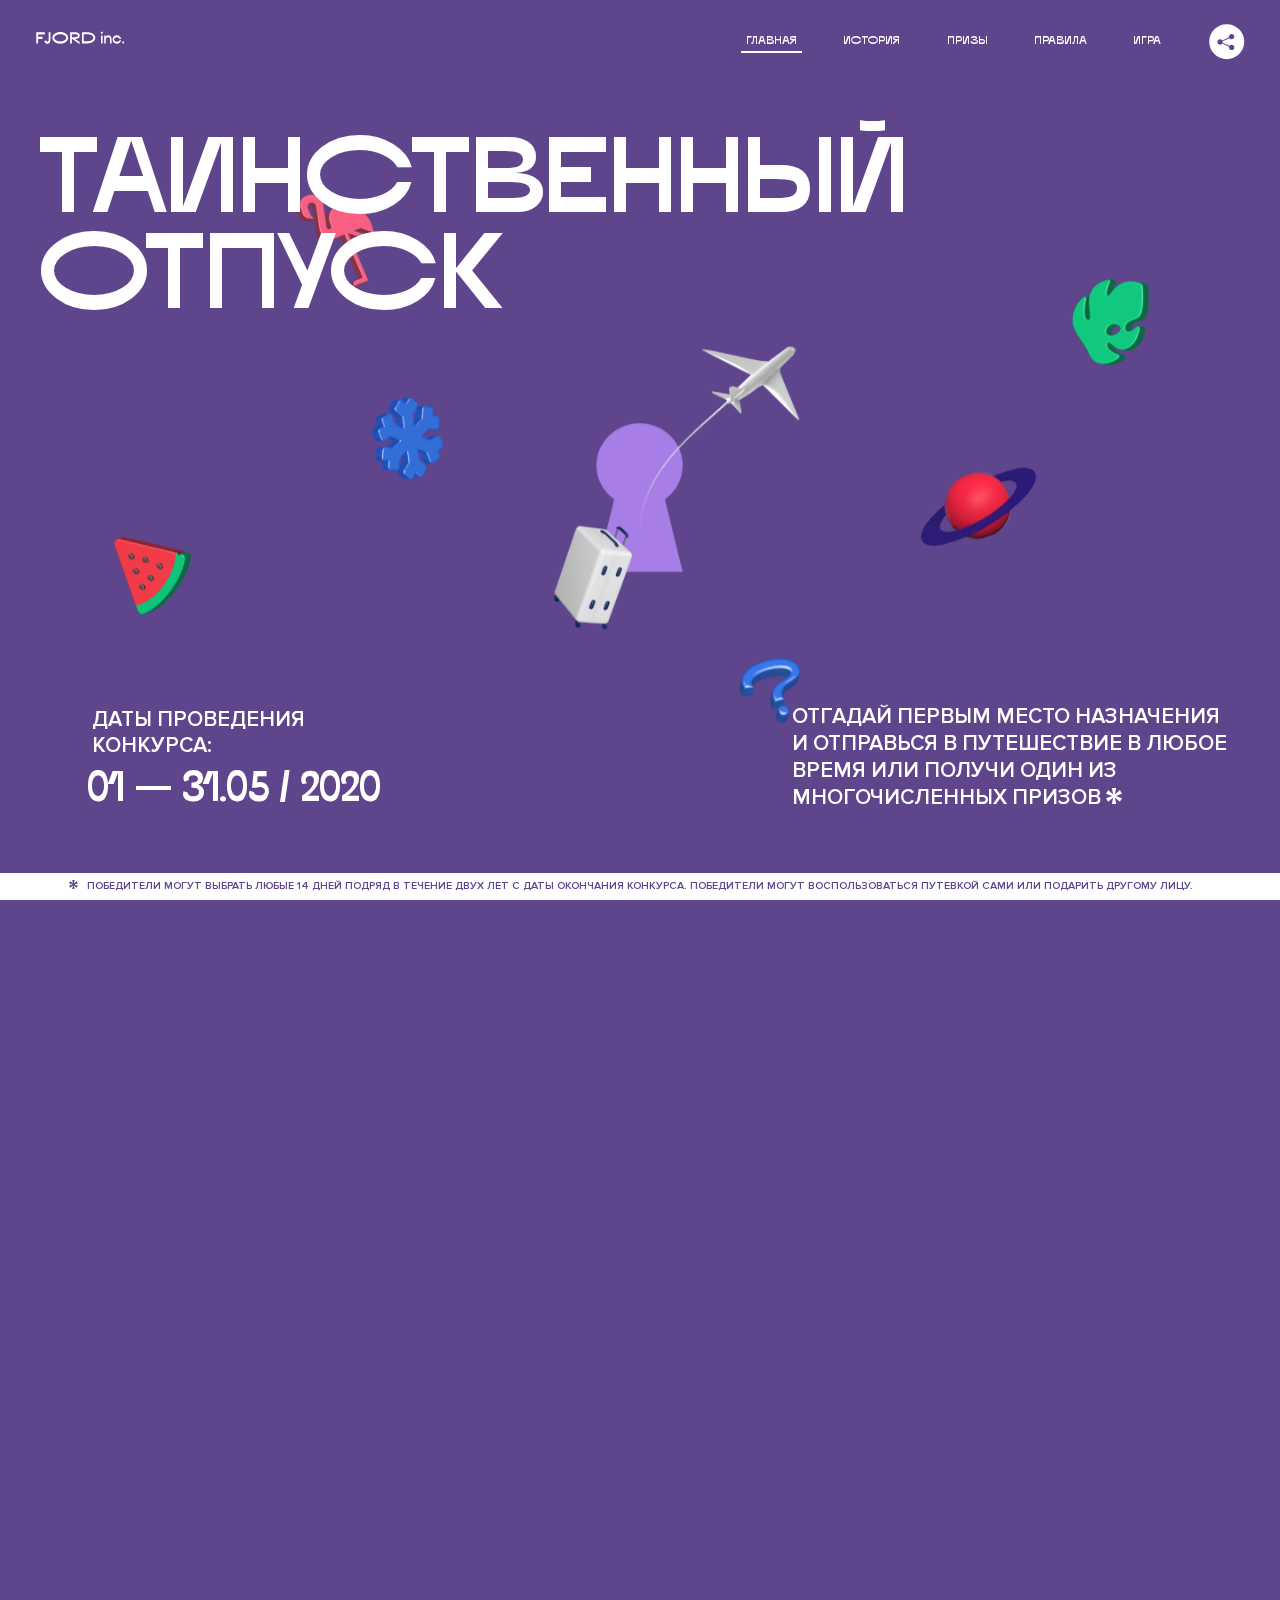
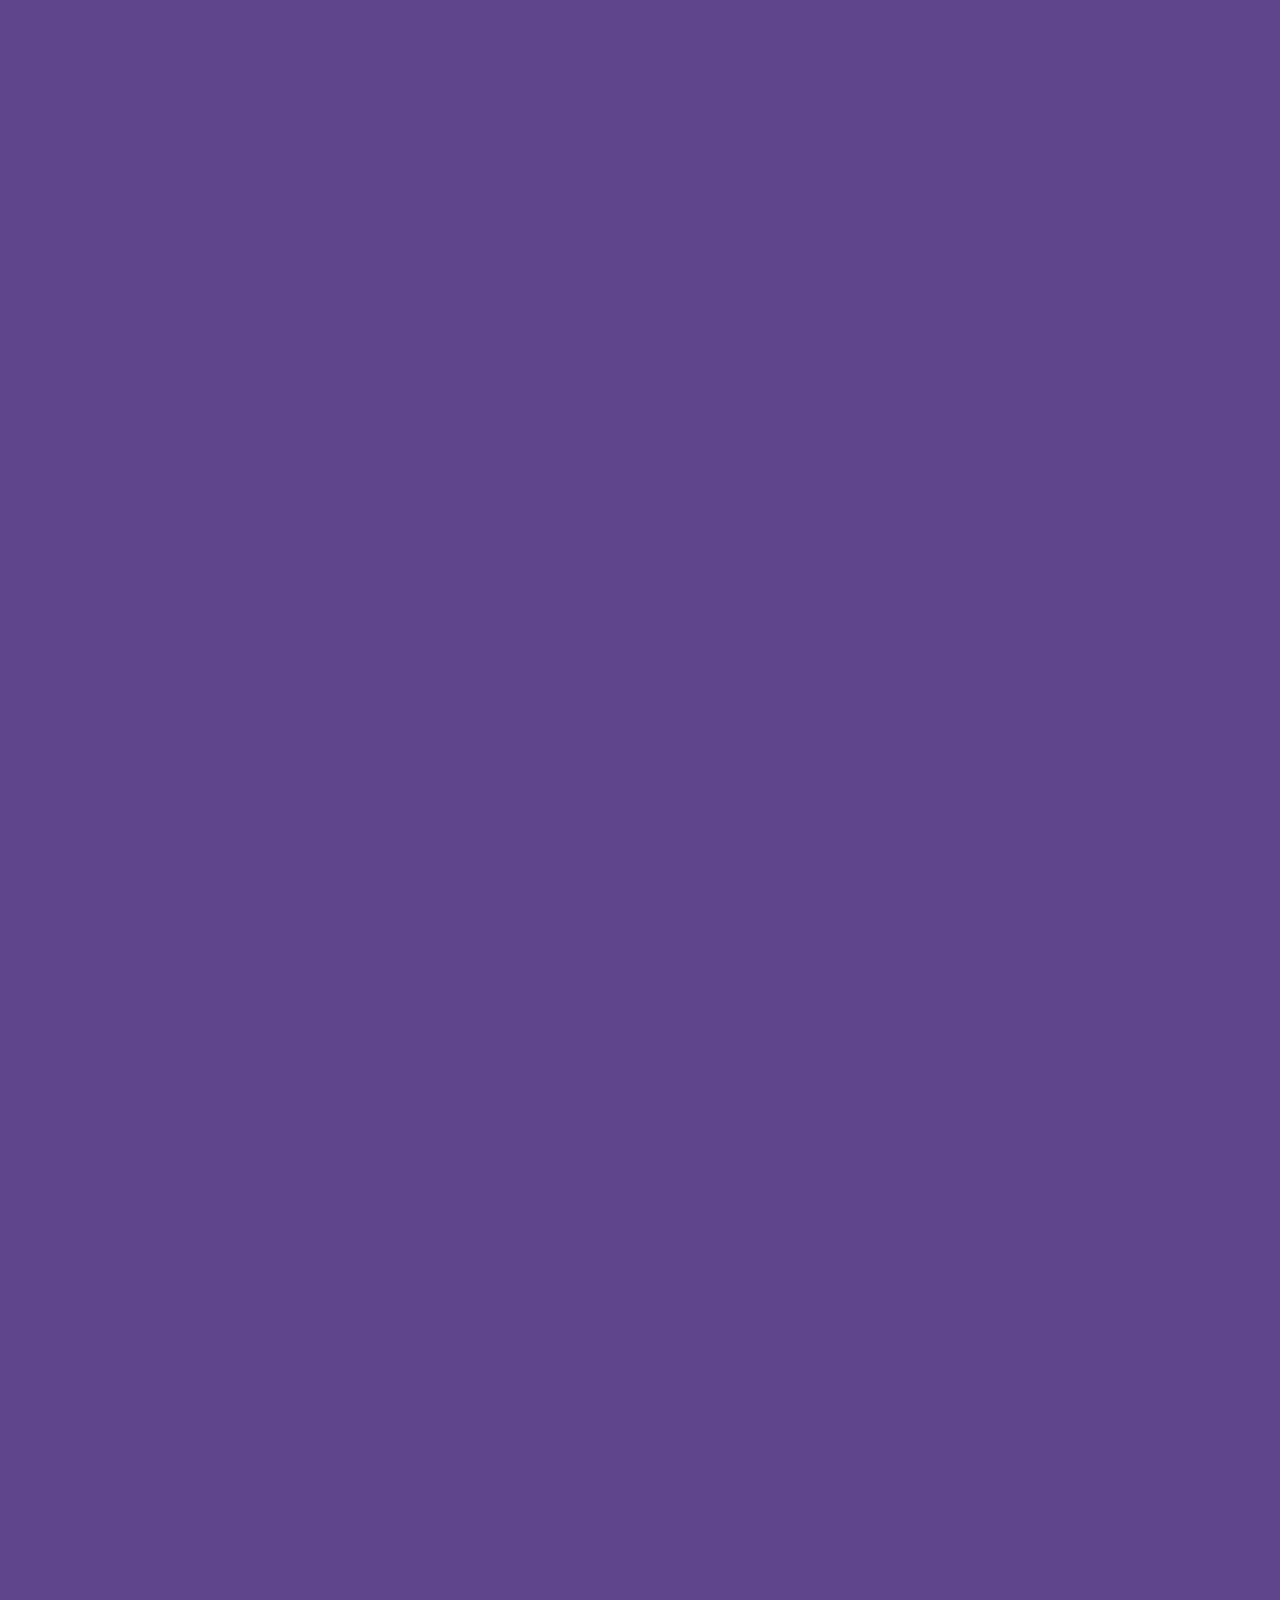
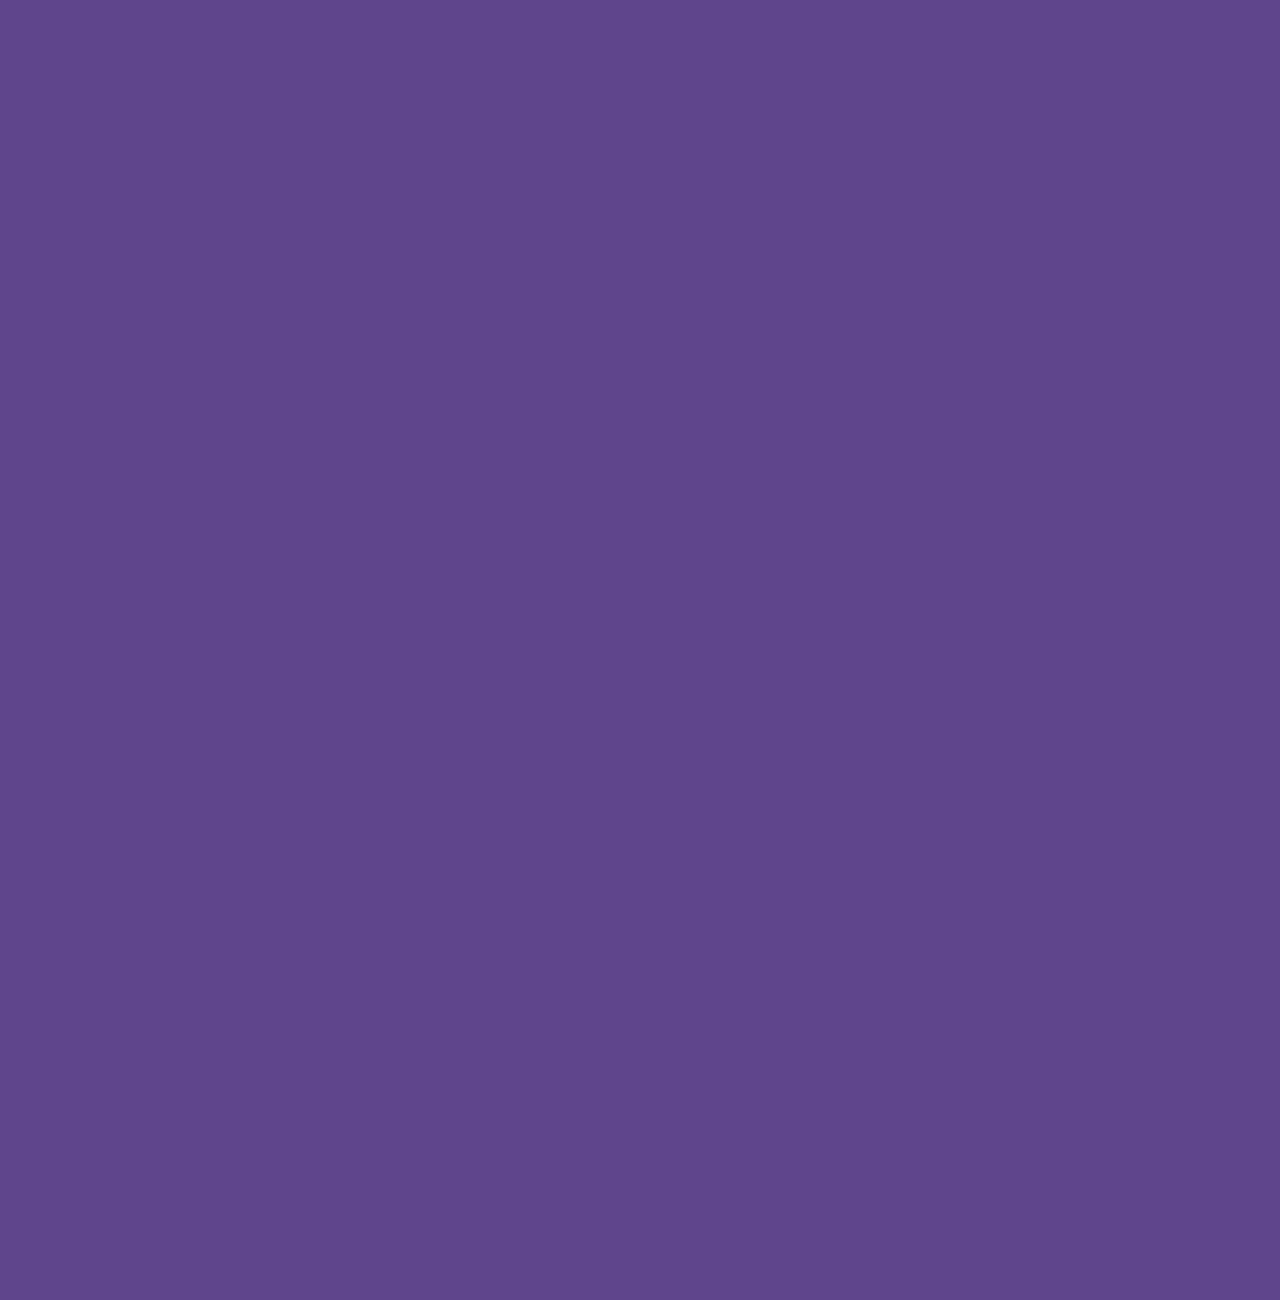
<file: 1/index.html>
<!DOCTYPE html>
<html lang="ru">
<head>
  <meta charset="UTF-8">
  <meta name="description" content="">
  <meta name="viewport" content="width=device-width, initial-scale=1.0">
  <meta http-equiv="X-UA-Compatible" content="ie=edge">
  <title>Mysterious Vacation</title>
  <link rel="stylesheet" href="css/style.min.css">
<link href="css/style.min.css" rel="stylesheet">  <base href="https://htmlacademy-animation.github.io/472965-magic-vacation-1/1/">
</head>
<body>

  <header class="page-header js-header">
    <div class="page-header__wrapper">
      <a href="#" class="page-header__logo" aria-label="Перейти на страницу FJORD.Inc">
        <svg width="100" height="15" viewBox="0 0 100 15" fill="none" xmlns="http://www.w3.org/2000/svg">
          <path d="M0.26 1.4V14H2.276V8.906H7.334V6.44H2.276V3.848H9.872V1.4H0.26ZM12.733 14.36C15.127 14.36 16.243 12.65 16.243 9.5V1.4H14.263V8.96C14.263 11.21 13.723 11.876 12.733 11.876C11.833 11.876 11.473 11.3 11.347 10.58L9.36702 10.94C9.63702 13.046 10.663 14.36 12.733 14.36ZM18.3918 7.7C18.3918 11.372 22.3878 14.36 27.3198 14.36C32.2518 14.36 36.2478 11.372 36.2478 7.7C36.2478 4.028 32.2518 1.04 27.3198 1.04C22.3878 1.04 18.3918 4.028 18.3918 7.7ZM20.6058 7.7C20.6058 5.378 23.6118 3.524 27.3198 3.524C30.9918 3.524 33.9798 5.378 33.9798 7.7C33.9798 10.004 30.9918 11.858 27.3198 11.858C23.6118 11.858 20.6058 10.004 20.6058 7.7ZM40.403 14V8.906H40.799L49.079 14.702V12.38L44.039 8.906H44.201C47.999 8.906 49.277 7.304 49.277 5.162C49.277 3.092 47.999 1.4 44.201 1.4H38.387V14H40.403ZM43.535 3.722C45.785 3.722 47.045 4.136 47.045 5.432C47.045 6.764 45.785 7.034 43.535 7.034H40.403V3.722H43.535ZM51.6936 1.382V14H57.8676C62.7456 14 66.7236 11.534 66.7236 7.7C66.7236 3.848 62.7456 1.382 57.8676 1.382H51.6936ZM53.7096 11.624V3.722H57.5436C61.5396 3.722 64.4916 5.018 64.4916 7.7C64.4916 10.238 61.5396 11.624 57.5436 11.624H53.7096ZM73.1832 14.018H74.9832V5H73.1832V14.018ZM72.9132 1.976C72.9132 2.57 73.3992 3.092 74.0832 3.092C74.7492 3.092 75.2352 2.57 75.2352 1.976C75.2352 1.382 74.7672 0.805999 74.0832 0.805999C73.3812 0.805999 72.9132 1.382 72.9132 1.976ZM76.7867 14H78.5687V9.104C78.7487 8.006 79.5947 6.962 81.0887 6.962C82.1147 6.962 83.2667 7.448 83.2667 9.554V14H85.0487V9.014C85.0487 6.152 83.2307 4.73 81.3587 4.73C79.9187 4.73 79.0727 5.558 78.5687 6.854V5H76.7867V14ZM90.9898 14.27C93.5098 14.27 95.3818 12.506 95.7238 10.328H94.0498C93.7258 11.3 92.6998 12.02 90.9898 12.02C88.8478 12.02 87.7678 10.922 87.7678 9.59C87.7678 8.24 88.8478 6.962 90.9898 6.962C92.7538 6.962 93.7978 7.844 94.0858 8.924H95.7418C95.4358 6.71 93.6178 4.73 90.9898 4.73C88.0918 4.73 86.1298 7.124 86.1298 9.59C86.1298 12.074 88.1278 14.27 90.9898 14.27ZM97.0693 12.938C97.0693 13.658 97.5553 14.144 98.2753 14.144C98.9953 14.144 99.4813 13.658 99.4813 12.938C99.4813 12.2 98.9953 11.714 98.2753 11.714C97.5553 11.714 97.0693 12.2 97.0693 12.938Z" fill="currentColor"></path>
        </svg>
      </a>
      <button class="page-header__toggler js-menu-toggler" type="button" aria-label="Управление мобильным меню"><span>Меню</span></button>
      <nav class="page-header__nav">
        <div class="page-header__menu js-menu" id="menu">
          <ul>
            <li>
              <a class="js-menu-link" href="#top" data-href="top">главная</a>
            </li>
            <li>
              <a class="js-menu-link" href="#story" data-href="story">история</a>
            </li>
            <li>
              <a class="js-menu-link" href="#prizes" data-href="prizes">призы</a>
            </li>
            <li>
              <a class="js-menu-link" href="#rules" data-href="rules">правила</a>
            </li>
            <li>
              <a class="js-menu-link" href="#game" data-href="game">игра</a>
            </li>
          </ul>
        </div>
        <div class="page-header__social">
          <div class="social-block js-social-block">
            <button class="social-block__toggler" aria-label="Управлять блоком с социальными кнопками">
              <svg width="26" height="22" viewBox="0 0 27 22" fill="none" xmlns="http://www.w3.org/2000/svg">
                <path d="M19.6721 7.43664C21.6273 7.43664 23.213 5.85095 23.213 3.89566C23.213 1.94037 21.6273 0.354675 19.6721 0.354675C17.7168 0.354675 16.1311 1.94037 16.1311 3.89566C16.1311 4.19968 16.1728 4.49178 16.2458 4.77345L7.21751 8.95527C6.57519 8.05214 5.52303 7.46049 4.33078 7.46049C2.37549 7.46049 0.789795 9.04618 0.789795 11.0015C0.789795 12.9568 2.37549 14.5425 4.33078 14.5425C5.52303 14.5425 6.57668 13.9508 7.21751 13.0477L16.2458 17.2295C16.1743 17.5112 16.1311 17.8033 16.1311 18.1073C16.1311 20.0626 17.7168 21.6483 19.6721 21.6483C21.6273 21.6483 23.213 20.0626 23.213 18.1073C23.213 16.152 21.6273 14.5663 19.6721 14.5663C18.4798 14.5663 17.4262 15.158 16.7853 16.0611L7.75701 11.8793C7.82854 11.5976 7.87176 11.3055 7.87176 11.0015C7.87176 10.6974 7.83003 10.4053 7.75701 10.1237L16.7853 5.94186C17.4262 6.84499 18.4783 7.43664 19.6721 7.43664Z" fill="currentColor"></path>
              </svg>
            </button>
            <ul class="social-block__list">
              <li>
                <a class="social-block__link social-block__link--fb" href="#" aria-label="Мы на Facebook">
                  <svg width="8" height="17" viewBox="0 0 8 17" fill="none" xmlns="http://www.w3.org/2000/svg">
                    <path d="M4.24646 16.9899H1.09275L1.05793 8.49828H0V5.30707H1.05793V3.81124C1.05793 1.42084 2.57654 0 5.21735 0H7.41758V3.18585H5.30841C4.28262 3.18585 4.2478 3.48582 4.2478 4.24914V5.30707H7.42964L7.16716 8.49828H4.2478V16.9899H4.24646Z" fill="currentColor"></path>
                  </svg>
                </a>
              </li>
              <li>
                <a class="social-block__link social-block__link--insta" href="#" aria-label="Мы в Instagram">
                  <svg width="15" height="15" viewBox="0 0 15 15" fill="none" xmlns="http://www.w3.org/2000/svg">
                    <path d="M11.0197 0H4.19806C2.14246 0 0.471191 1.66993 0.471191 3.72285V10.5499C0.471191 12.6082 2.14112 14.2727 4.19806 14.2727H11.0197C13.0753 14.2727 14.7466 12.6082 14.7466 10.5499V3.72285C14.7466 1.67127 13.0753 0 11.0197 0ZM11.0197 12.4849H4.19806C3.13076 12.4849 2.26432 11.6158 2.26432 10.5512V3.72419C2.26432 2.65956 3.13076 1.79715 4.19806 1.79715H11.0197C12.087 1.79715 12.9535 2.6609 12.9535 3.72419V10.5512C12.9535 11.6145 12.087 12.4849 11.0197 12.4849Z" fill="currentColor"></path>
                    <path d="M7.60887 3.11084C5.38989 3.11084 3.58203 4.9187 3.58203 7.14036C3.58203 9.35532 5.38989 11.1645 7.60887 11.1645C9.83053 11.1645 11.6357 9.35666 11.6357 7.14036C11.6357 4.9187 9.83053 3.11084 7.60887 3.11084ZM7.60887 9.36871C6.37551 9.36871 5.37784 8.37372 5.37784 7.14036C5.37784 5.90699 6.37551 4.90665 7.60887 4.90665C8.83822 4.90665 9.84259 5.90833 9.84259 7.14036C9.84392 8.37238 8.83822 9.36871 7.60887 9.36871Z" fill="currentColor"></path>
                    <path d="M11.3573 2.35962C10.8256 2.35962 10.3931 2.79752 10.3931 3.32381C10.3931 3.85546 10.8256 4.29336 11.3573 4.29336C11.8862 4.29336 12.3215 3.85546 12.3215 3.32381C12.3215 2.79752 11.8862 2.35962 11.3573 2.35962Z" fill="currentColor"></path>
                  </svg>
                </a>
              </li>
              <li>
                <a class="social-block__link social-block__link--vk" href="#" aria-label="Мы ВКонтакте">
                  <svg width="17" height="10" viewBox="0 0 17 10" fill="none" xmlns="http://www.w3.org/2000/svg">
                    <path d="M14.1234 4.9002C14.1234 4.9002 16.3623 1.72708 16.5866 0.680242C16.6595 0.312285 16.4947 0.103188 16.1069 0.103188C16.1069 0.103188 14.8193 0.103188 14.168 0.103188C13.7235 0.103188 13.5587 0.293278 13.4235 0.579768C13.4235 0.579768 12.3724 2.82553 11.0969 4.24712C10.6861 4.70333 10.4781 4.84318 10.2511 4.84318C10.0646 4.84318 9.98625 4.6911 9.98625 4.27834V0.649016C9.98625 0.147997 9.92545 0.00135496 9.5066 0.00135496H6.39628C6.15578 0.00135496 6.0085 0.134417 6.0085 0.324506C6.0085 0.801084 6.73406 0.908351 6.73406 2.20231V4.87305C6.73406 5.40529 6.70569 5.61575 6.45303 5.61575C5.78016 5.61575 4.19528 3.30618 3.30623 0.678887C3.12923 0.145282 2.93737 0 2.43475 0H0.486409C0.205373 0 0 0.190085 0 0.476576C0 0.991172 0.60666 3.40801 2.99277 6.64358C4.59927 8.8201 6.70569 10 8.60269 10C9.76196 10 10.0416 9.80312 10.0416 9.31432V7.63883C10.0416 7.22607 10.2065 7.04956 10.4429 7.04956C10.7078 7.04956 11.1847 7.13238 12.2805 8.22268C13.5843 9.47862 13.6762 10 14.3896 10H16.5676C16.7919 10 17 9.89273 17 9.52342C17 9.02919 16.3623 8.15343 15.384 7.10659C14.9801 6.56755 14.3302 5.98914 14.1248 5.72301C13.8275 5.40801 13.9154 5.23014 14.1234 4.9002Z" fill="currentColor"></path>
                  </svg>
                </a>
              </li>
            </ul>
          </div>
        </div>
      </nav>
    </div>
  </header>

  <main class="page-content">

    <section class="animation-screen"></section>

    <section class="screen screen--hidden screen--intro js-scrollspy" id="top">
      <div class="screen__wrapper">
        <div class="intro">
          <h1 class="intro__title">Таинственный отпуск</h1>
          <div class="intro__content">
            <div class="intro__info">
              <p class="intro__label">Даты проведения конкурса:</p>
              <p class="intro__date">01 — 31.05 / 2020</p>
            </div>
            <div class="intro__message">
              <p>
                Отгадай первым место назначения и&nbsp;отправься в&nbsp;путешествие в&nbsp;любое время или получи один из многочисленных призов
                <svg width="16" height="16" viewBox="0 0 10 10" fill="none" xmlns="http://www.w3.org/2000/svg">
                  <path d="M0 6.35337L3.90271 4.99012L0 3.64663L1.34615 1.32374L4.44287 4.01073L3.67364 0H6.34615L5.57692 4.01073L8.65385 1.32374L10 3.64663L6.13405 4.99012L10 6.35337L8.65385 8.65651L5.57692 5.98927L6.34615 10H3.67364L4.44287 5.96952L1.34615 8.65651L0 6.35337Z" fill="currentColor"></path>
                </svg>
              </p>
            </div>
          </div>
        </div>
      </div>
      <div class="screen__footer js-footer">
        <button class="screen__footer-enlarge js-footer-toggler" type="button" aria-label="Показать сообщение">
          <svg width="10" height="10" viewBox="0 0 10 10" fill="none" xmlns="http://www.w3.org/2000/svg">
            <path d="M0 6.35337L3.90271 4.99012L0 3.64663L1.34615 1.32374L4.44287 4.01073L3.67364 0H6.34615L5.57692 4.01073L8.65385 1.32374L10 3.64663L6.13405 4.99012L10 6.35337L8.65385 8.65651L5.57692 5.98927L6.34615 10H3.67364L4.44287 5.96952L1.34615 8.65651L0 6.35337Z" fill="currentColor"></path>
          </svg>
        </button>
        <button class="screen__footer-collapse js-footer-toggler" type="button" aria-label="Скрыть сообщение">
          <svg width="13" height="13" viewBox="0 0 13 13" fill="none" xmlns="http://www.w3.org/2000/svg">
            <line x1="12.3536" y1="0.353553" x2="0.738349" y2="11.9688" stroke="currentColor"></line>
            <line x1="0.738319" y1="0.539925" x2="12.3535" y2="12.1551" stroke="currentColor"></line>
          </svg>
        </button>
        <div class="screen__footer-wrapper">
          <div class="screen__footer-announce">
            <p class="screen__footer-label">Даты проведения конкурса:</p>
            <p class="screen__footer-date">01 — 31.05 / 2020</p>
          </div>
          <div class="screen__footer-note">
            <p>
              <svg width="10" height="10" viewBox="0 0 10 10" fill="none" xmlns="http://www.w3.org/2000/svg">
                <path d="M0 6.35337L3.90271 4.99012L0 3.64663L1.34615 1.32374L4.44287 4.01073L3.67364 0H6.34615L5.57692 4.01073L8.65385 1.32374L10 3.64663L6.13405 4.99012L10 6.35337L8.65385 8.65651L5.57692 5.98927L6.34615 10H3.67364L4.44287 5.96952L1.34615 8.65651L0 6.35337Z" fill="currentColor"></path>
              </svg>
              <span>Победители могут выбрать любые 14 дней подряд в&nbsp;течение двух лет с&nbsp;даты окончания конкурса. Победители могут воспользоваться путевкой сами или подарить другому лицу.</span>
            </p>
          </div>
        </div>
      </div>
    </section>

    <section class="screen screen--hidden screen--story js-scrollspy" id="story">

      <div class="slider swiper-container js-slider">

        <div class="swiper-wrapper">

          <div class="slider__item swiper-slide">
            <h2 class="slider__item-title">История</h2>
            <p class="slider__item-text">Джеймс Таргет был основателем компании &laquo;Fjord Inc.&raquo;. С&nbsp;1965 года &laquo;Fjord Inc.&raquo; прославилась надёжными и&nbsp;удобными чемоданами и&nbsp;аксессуарами для туристов.</p>
          </div>

          <div class="slider__item swiper-slide">
            <p class="slider__item-text">Когда Джеймсу было 7&nbsp;лет, в&nbsp;их&nbsp;доме гостил дядюшка и&nbsp;развлекал детей рассказами о&nbsp;своей поездке в&nbsp;место, показавшееся малышу Таргету невероятным. Тогда Джеймс решил, что однажды посетит его, но&nbsp;не&nbsp;будет рассказывать о&nbsp;мечте, пока не&nbsp;осуществит.</p>
          </div>

          <div class="slider__item swiper-slide">
            <p class="slider__item-text">Джеймс Таргет стал увлеченным путешественником. Он&nbsp;посетил 5&nbsp;континентов, 126&nbsp;стран.</p>
          </div>

          <div class="slider__item swiper-slide">
            <p class="slider__item-text">Он&nbsp;сплавлялся по&nbsp;Амазонке и&nbsp;погружался в&nbsp;пещеры Франции, медитировал в&nbsp;горах Тибета и&nbsp;пожимал руку вождя племени Акугауа.</p>
          </div>

          <div class="slider__item swiper-slide">
            <p class="slider__item-text">Из&nbsp;своих поездок Джеймс Таргет привозил идеи, как сделать свои чемоданы &laquo;Fjord Inc.&raquo; удобными и&nbsp;приспособленными к&nbsp;разным дорожным условиям.</p>
          </div>

          <div class="slider__item swiper-slide">
            <p class="slider__item-text">Всё это время Джеймс не&nbsp;оставлял идею поездки своей мечты. Однако, как только он&nbsp;брался за&nbsp;планирование, возникали препятствия, не&nbsp;позволяющие отправиться туда.</p>
          </div>

          <div class="slider__item swiper-slide">
            <p class="slider__item-text">В&nbsp;возрасте 67&nbsp;лет Джеймс Таргет попал под лавину и&nbsp;погиб. В&nbsp;своём завещании он&nbsp;поручил отправить в&nbsp;заветное путешествие трёх смельчаков, единых с&nbsp;ним духом.</p>
          </div>

          <div class="slider__item swiper-slide">
            <p class="slider__item-text">Тех, кто сможет узнать таинственное место, задавая вопросы специально обученному ИИ&nbsp;&laquo;Соне&raquo;, ждет фантастическое путешествие.</p>
          </div>
        </div>
        <div class="slider__controls">
          <button class="slider__control slider__control--prev js-control-prev" type="button" aria-label="Показать предыдущую историю">
            <svg width="12" height="22" viewBox="0 0 12 22" fill="none" xmlns="http://www.w3.org/2000/svg">
              <path d="M11 1L1 11L11 21" stroke="currentColor" stroke-width="2" stroke-linejoin="round"></path>
            </svg>
          </button>
          <button class="slider__control slider__control--next js-control-next" type="button" aria-label="Показать следующую историю">
            <svg width="12" height="22" viewBox="0 0 12 22" fill="none" xmlns="http://www.w3.org/2000/svg">
              <path d="M1 1L11 11L1 21" stroke="currentColor" stroke-width="2" stroke-linejoin="round"></path>
            </svg>
          </button>
        </div>
        <div class="slider__pagination swiper-pagination"></div>
      </div>
    </section>

    <section class="screen screen--hidden screen--prizes js-scrollspy" id="prizes">
      <div class="screen__wrapper">
        <div class="prizes">
          <h2 class="prizes__title">ПРизы</h2>
          <div class="prizes__lead">
            <p>Найди ответ и&nbsp;получи один из&nbsp;призов:</p>
          </div>
          <ul class="prizes__list">
            <li class="prizes__item prizes__item--journeys">
              <div class="prizes__icon">
                <picture>
                  <source srcset="img/prize1-mob.svg" media="(orientation: portrait)">
                  <img src="img/prize1.svg" alt="">
                </picture>
              </div>
              <p class="prizes__desc">
                <b>3</b>
                <span>загадочных путешествия</span>
              </p>
            </li>
            <li class="prizes__item prizes__item--cases">
              <div class="prizes__icon">
                <picture>
                  <source srcset="img/prize2-mob.svg" media="(orientation: portrait)">
                  <img src="img/prize2.svg" alt="">
                </picture>
              </div>
              <p class="prizes__desc">
                <b>7</b>
                <span>надежных чемоданов</span>
              </p>
            </li>
            <li class="prizes__item prizes__item--codes">
              <div class="prizes__icon">
                <picture>
                  <source srcset="img/prize3-mob.svg" media="(orientation: portrait)">
                  <img src="img/prize3.svg" alt="">
                </picture>
              </div>
              <p class="prizes__desc">
                <b>900</b>
                <span>
                  промокодов на&nbsp;скидку 15%
                  <svg width="10" height="10" viewBox="0 0 10 10" fill="none" xmlns="http://www.w3.org/2000/svg">
                    <path d="M0 6.35337L3.90271 4.99012L0 3.64663L1.34615 1.32374L4.44287 4.01073L3.67364 0H6.34615L5.57692 4.01073L8.65385 1.32374L10 3.64663L6.13405 4.99012L10 6.35337L8.65385 8.65651L5.57692 5.98927L6.34615 10H3.67364L4.44287 5.96952L1.34615 8.65651L0 6.35337Z" fill="currentColor"></path>
                  </svg>
                </span>
              </p>
            </li>
          </ul>
        </div>
      </div>
      <div class="screen__footer js-footer">
        <button class="screen__footer-enlarge js-footer-toggler" type="button" aria-label="Показать сообщение">
          <svg width="10" height="10" viewBox="0 0 10 10" fill="none" xmlns="http://www.w3.org/2000/svg">
            <path d="M0 6.35337L3.90271 4.99012L0 3.64663L1.34615 1.32374L4.44287 4.01073L3.67364 0H6.34615L5.57692 4.01073L8.65385 1.32374L10 3.64663L6.13405 4.99012L10 6.35337L8.65385 8.65651L5.57692 5.98927L6.34615 10H3.67364L4.44287 5.96952L1.34615 8.65651L0 6.35337Z" fill="currentColor"></path>
          </svg>
        </button>
        <button class="screen__footer-collapse js-footer-toggler" type="button" aria-label="Скрыть сообщение">
          <svg width="13" height="13" viewBox="0 0 13 13" fill="none" xmlns="http://www.w3.org/2000/svg">
            <line x1="12.3536" y1="0.353553" x2="0.738349" y2="11.9688" stroke="currentColor"></line>
            <line x1="0.738319" y1="0.539925" x2="12.3535" y2="12.1551" stroke="currentColor"></line>
          </svg>
        </button>
        <div class="screen__footer-wrapper">
          <div class="screen__footer-announce">
            <p class="screen__footer-label">Даты проведения конкурса:</p>
            <p class="screen__footer-date">01 — 31.05 / 2020</p>
          </div>
          <div class="screen__footer-note">
            <p>
              <svg width="10" height="10" viewBox="0 0 10 10" fill="none" xmlns="http://www.w3.org/2000/svg">
                <path d="M0 6.35337L3.90271 4.99012L0 3.64663L1.34615 1.32374L4.44287 4.01073L3.67364 0H6.34615L5.57692 4.01073L8.65385 1.32374L10 3.64663L6.13405 4.99012L10 6.35337L8.65385 8.65651L5.57692 5.98927L6.34615 10H3.67364L4.44287 5.96952L1.34615 8.65651L0 6.35337Z" fill="currentColor"></path>
              </svg>
              <span>Скидка&nbsp;15% на&nbsp;единоразовое приобретение путёвки с&nbsp;1&nbsp;июня 2020 по&nbsp;31&nbsp;мая 2022&nbsp;года. Суммируется с&nbsp;другими акциями</span>
            </p>
          </div>
        </div>
      </div>
    </section>

    <section class="screen screen--hidden screen--rules js-scrollspy" id="rules">
      <div class="screen__wrapper">
        <div class="rules">
          <h2 class="rules__title">Правила</h2>
          <div class="rules__lead">
            <p>Для того чтобы получить наследство Джеймса Таргета, тебе нужно выведать у&nbsp;&laquo;Сони&raquo;, куда предстоит отправиться тебе в&nbsp;случае победы</p>
          </div>
          <ol class="rules__list">
            <li class="rules__item">
              <p>Тебе отводится <br>5&nbsp;минут</p>
            </li>
            <li class="rules__item">
              <p>Задавай любые вопросы в&nbsp;текстовом поле</p>
            </li>
            <li class="rules__item">
              <p>Нажимай кнопку &laquo;Узнать&raquo;, чтобы получить ответ</p>
            </li>
            <li class="rules__item">
              <p>&laquo;Соня&raquo; может отвечать только&nbsp;Да или Нет</p>
            </li>
          </ol>
          <a href="#game" class="rules__link btn">Погнали!</a>
        </div>
      </div>
      <div class="screen__disclaimer">
        <div class="disclaimer">
          <ul>
            <li>
              <a href="#">Правовая информация</a>
            </li>
            <li>
              <a href="#">Подробные правила</a>
            </li>
          </ul>
        </div>
      </div>
    </section>

    <section class="screen screen--hidden screen--game js-scrollspy" id="game">
      <div class="screen__wrapper">
        <div class="game">
          <div class="game__header">
            <h2 class="game__title">Игра</h2>
            <div class="game__counter">
              <span>05</span>:<span>00</span>
            </div>
          </div>
          <div class="game__body">
            <div class="chat">
              <div class="chat__body js-chat">
                <ul class="chat__list" id="messages"></ul>
              </div>
              <div class="chat__footer">
                <form action="#" method="post" class="form" id="message-form">
                  <label for="message-field" class="visually-hidden">Поле для ввода вопроса</label>
                  <input type="text" class="form__field" id="message-field">
                  <button class="form__button btn">
                    Узнать
                    <svg width="18" height="19" viewBox="0 0 18 19" fill="none" xmlns="http://www.w3.org/2000/svg">
                      <path stroke="currentColor" stroke-width="2" d="M9 19V1"></path>
                      <path d="M1 9l8-8 8 8" stroke="currentColor" stroke-width="2" stroke-linejoin="round"></path>
                    </svg>
                  </button>
                </form>
              </div>
            </div>
          </div>
          <!-- временные кнопки для показа результата -->
          <div class="game__buttons">
            <button class="game__button btn js-show-result" type="button" data-target="result">Положительный результат</button>
            <button class="game__button btn js-show-result" type="button" data-target="result2">Положительный результат - 2</button>
            <button class="game__button btn js-show-result" type="button" data-target="result3">Отрицательный результат</button>
          </div>
        </div>
      </div>
    </section>

    <section class="screen screen--hidden screen--result" id="result">
      <div class="screen__wrapper">
        <div class="result result--trip">
          <div class="result__image">
            <picture>
              <source srcset="img/result1-mob.png 1x, img/result1-mob@2x.png 2x" media="(max-width: 768px) and (orientation: portrait)">
              <img src="img/result1.png" srcset="img/result1@2x.png 2x" alt="">
            </picture>
          </div>
          <h2 class="result__title">
            <span class="visually-hidden">ПОбеда!</span>
            <svg xmlns="http://www.w3.org/2000/svg" viewBox="0 0 568.85 109.24">
              <path d="M16,24.44V92H2.6V8H75V92H61.52V24.44H16Z" transform="translate(-2.1 -1.5)" fill="none" stroke="currentColor"></path>
              <path d="M148.76,5.6c32.88,0,59.52,19.92,59.52,44.4s-26.64,44.4-59.52,44.4S89.24,74.48,89.24,50,115.88,5.6,148.76,5.6Zm0,72.12c24.48,0,44.4-12.36,44.4-27.72s-19.92-27.84-44.4-27.84C124,22.16,104,34.52,104,50S124,77.72,148.76,77.72Z" transform="translate(-2.1 -1.5)" fill="none" stroke="currentColor"></path>
              <path d="M287.36,8V24.44H236v14.4h25.32c25.44,0,34,11.16,34,26.52,0,15.6-8.52,26.64-34,26.64H222.56V8h64.8ZM256.88,76.52c15.12,0,23.52-2,23.52-11.52S272,54.44,256.88,54.44H236V76.52h20.88Z" transform="translate(-2.1 -1.5)" fill="none" stroke="currentColor"></path>
              <path d="M371.47,8V24.44H320.84V41.6h33.6V58h-33.6V75.56h50.64V92H307.4V8h64.08Z" transform="translate(-2.1 -1.5)" fill="none" stroke="currentColor"></path>
              <path d="M382.39,110.24V75.56h7.44c4.56-4.68,7.8-18.36,8.76-56L399,8h48.6V75.56h10v34.68H442.87V92H397v18.24H382.39Zm51.72-34.68V24.44H411.55v3.12c-0.48,22.44-3.24,37.68-7.2,48h29.76Z" transform="translate(-2.1 -1.5)" fill="none" stroke="currentColor"></path>
              <path d="M463.75,92l28-84h27.12l28.08,84H533.47l-7.8-23.52h-37.8L480.07,92H463.75Zm56.64-40L507,11.84,493.51,52h26.88Z" transform="translate(-2.1 -1.5)" fill="none" stroke="currentColor"></path>
              <path d="M554.12,70.4L555.55,2H569l1.44,68.4H554.12Zm8.28,6.36c4.8,0,8,3.24,8,8.16a8,8,0,1,1-16.08,0C554.35,80,557.59,76.76,562.39,76.76Z" transform="translate(-2.1 -1.5)" fill="none" stroke="currentColor"></path>
            </svg>
          </h2>
          <div class="result__text">
            <p>ты&nbsp;отправляешься в&nbsp;Арктику!</p>
          </div>
          <div class="result__form">
            <form action="#" method="post" class="form form--result">
              <label for="email-field" class="form__label">зарегистрируй результат</label>
              <input type="email" class="form__field" id="email-field" placeholder="e-mail для регистации результата и получения приза" required="">
              <button class="form__button btn">
                отправить
                <svg width="18" height="19" viewBox="0 0 18 19" fill="none" xmlns="http://www.w3.org/2000/svg">
                  <path stroke="currentColor" stroke-width="2" d="M9 19V1"></path>
                  <path d="M1 9l8-8 8 8" stroke="currentColor" stroke-width="2" stroke-linejoin="round"></path>
                </svg>
              </button>
            </form>
          </div>
        </div>
      </div>
    </section>

    <section class="screen screen--hidden screen--result" id="result2">
      <div class="screen__wrapper">
        <div class="result result--prize">
          <div class="result__image">
            <picture>
              <source srcset="img/result2-mob.png 1x, img/result2-mob@2x.png 2x" media="(max-width: 768px) and (orientation: portrait)">
              <img src="img/result2.png" srcset="img/result2@2x.png 2x" alt="">
            </picture>
          </div>
          <h2 class="result__title">
            <span class="visually-hidden">ПОбеда!</span>
            <svg xmlns="http://www.w3.org/2000/svg" viewBox="0 0 568.85 109.24">
              <path d="M16,24.44V92H2.6V8H75V92H61.52V24.44H16Z" transform="translate(-2.1 -1.5)" fill="none" stroke="currentColor"></path>
              <path d="M148.76,5.6c32.88,0,59.52,19.92,59.52,44.4s-26.64,44.4-59.52,44.4S89.24,74.48,89.24,50,115.88,5.6,148.76,5.6Zm0,72.12c24.48,0,44.4-12.36,44.4-27.72s-19.92-27.84-44.4-27.84C124,22.16,104,34.52,104,50S124,77.72,148.76,77.72Z" transform="translate(-2.1 -1.5)" fill="none" stroke="currentColor"></path>
              <path d="M287.36,8V24.44H236v14.4h25.32c25.44,0,34,11.16,34,26.52,0,15.6-8.52,26.64-34,26.64H222.56V8h64.8ZM256.88,76.52c15.12,0,23.52-2,23.52-11.52S272,54.44,256.88,54.44H236V76.52h20.88Z" transform="translate(-2.1 -1.5)" fill="none" stroke="currentColor"></path>
              <path d="M371.47,8V24.44H320.84V41.6h33.6V58h-33.6V75.56h50.64V92H307.4V8h64.08Z" transform="translate(-2.1 -1.5)" fill="none" stroke="currentColor"></path>
              <path d="M382.39,110.24V75.56h7.44c4.56-4.68,7.8-18.36,8.76-56L399,8h48.6V75.56h10v34.68H442.87V92H397v18.24H382.39Zm51.72-34.68V24.44H411.55v3.12c-0.48,22.44-3.24,37.68-7.2,48h29.76Z" transform="translate(-2.1 -1.5)" fill="none" stroke="currentColor"></path>
              <path d="M463.75,92l28-84h27.12l28.08,84H533.47l-7.8-23.52h-37.8L480.07,92H463.75Zm56.64-40L507,11.84,493.51,52h26.88Z" transform="translate(-2.1 -1.5)" fill="none" stroke="currentColor"></path>
              <path d="M554.12,70.4L555.55,2H569l1.44,68.4H554.12Zm8.28,6.36c4.8,0,8,3.24,8,8.16a8,8,0,1,1-16.08,0C554.35,80,557.59,76.76,562.39,76.76Z" transform="translate(-2.1 -1.5)" fill="none" stroke="currentColor"></path>
            </svg>
          </h2>
          <div class="result__text">
            <p>чемодан &laquo;Fjord&nbsp;Inc.&raquo;&nbsp;твой</p>
          </div>
          <div class="result__form">
            <form action="#" method="post" class="form form--result">
              <label for="email-field2" class="form__label">зарегистрируй результат</label>
              <input type="email" class="form__field" id="email-field2" placeholder="e-mail для регистации результата и получения приза" required="">
              <button class="form__button btn">
                отправить
                <svg width="18" height="19" viewBox="0 0 18 19" fill="none" xmlns="http://www.w3.org/2000/svg">
                  <path stroke="currentColor" stroke-width="2" d="M9 19V1"></path>
                  <path d="M1 9l8-8 8 8" stroke="currentColor" stroke-width="2" stroke-linejoin="round"></path>
                </svg>
              </button>
            </form>
          </div>
        </div>
      </div>
    </section>

    <section class="screen screen--hidden screen--result" id="result3">
      <div class="screen__wrapper">
        <div class="result result--negative">
          <div class="result__image">
            <picture>
              <source srcset="img/result3-mob.png 1x, img/result3-mob@2x.png 2x" media="(max-width: 768px) and (orientation: portrait)">
              <img src="img/result3.png" srcset="img/result3@2x.png 2x" alt="">
            </picture>
          </div>
          <h2 class="result__title">
            <span class="visually-hidden">Не угадал!</span>
            <svg xmlns="http://www.w3.org/2000/svg" viewBox="0 0 660.77 109.24">
              <path d="M2.66,92V8H16.1V42.2H53.3V8H66.74V92H53.3V58.64H16.1V92H2.66Z" transform="translate(-2.16 -1.5)" fill="none" stroke="currentColor"></path>
              <path d="M147.62,8V24.44H97V41.6h33.6V58H97V75.56h50.64V92H83.54V8h64.08Z" transform="translate(-2.16 -1.5)" fill="none" stroke="currentColor"></path>
              <path d="M199.22,8l20.52,42.36L235.34,8h16.44l-31,84H204.38l9.48-25.92L185.78,8h13.44Z" transform="translate(-2.16 -1.5)" fill="none" stroke="currentColor"></path>
              <path d="M273.74,24.44V92H260.3V8h50.16V24.44H273.74Z" transform="translate(-2.16 -1.5)" fill="none" stroke="currentColor"></path>
              <path d="M307.1,92l28-84h27.12l28.08,84H376.82L369,68.48h-37.8L323.42,92H307.1Zm56.64-40L350.3,11.84,336.86,52h26.88Z" transform="translate(-2.16 -1.5)" fill="none" stroke="currentColor"></path>
              <path d="M396.38,110.24V75.56h7.44c4.56-4.68,7.8-18.36,8.76-56L412.94,8h48.6V75.56h10v34.68H456.86V92H411v18.24H396.38ZM448.1,75.56V24.44H425.54v3.12c-0.48,22.44-3.24,37.68-7.2,48H448.1Z" transform="translate(-2.16 -1.5)" fill="none" stroke="currentColor"></path>
              <path d="M477.74,92l28-84h27.12L560.9,92H547.46l-7.8-23.52h-37.8L494.06,92H477.74Zm56.64-40-13.44-40.2L507.5,52h26.88Z" transform="translate(-2.16 -1.5)" fill="none" stroke="currentColor"></path>
              <path d="M568.7,76.88a13.77,13.77,0,0,0,5,1c6.6,0,10.44-6.24,12-58.32L586.22,8h46.2V92H619V24.44H598.82l-0.12,3.12C597.14,81,589,94.4,573.74,94.4a28.55,28.55,0,0,1-6.72-.84Z" transform="translate(-2.16 -1.5)" fill="none" stroke="currentColor"></path>
              <path d="M646.1,70.4L647.54,2H661l1.44,68.4H646.1Zm8.28,6.36c4.8,0,8,3.24,8,8.16a8,8,0,0,1-16.08,0C646.34,80,649.58,76.76,654.38,76.76Z" transform="translate(-2.16 -1.5)" fill="none" stroke="currentColor"></path>
            </svg>
          </h2>
          <button class="result__button js-play" type="button">
            не сдавайся!
            <span>
              <svg width="27" height="22" viewBox="0 0 27 22" fill="none" xmlns="http://www.w3.org/2000/svg">
                <path d="M10.6899 1.47998C5.42992 1.47998 1.16992 5.73998 1.16992 11C1.16992 16.26 5.42992 20.52 10.6899 20.52C15.9499 20.52 20.2099 16.26 20.2099 11V7.13998" stroke="currentColor" stroke-width="2" stroke-miterlimit="10"></path>
                <path d="M15.1099 12.5099L20.1499 7.13989L25.3099 12.6299" stroke="currentColor" stroke-width="2" stroke-miterlimit="10" stroke-linejoin="round"></path>
              </svg>
            </span>
          </button>
        </div>
      </div>
    </section>

  </main>

<script src="js/script.js"></script></body>
</html>
</file>
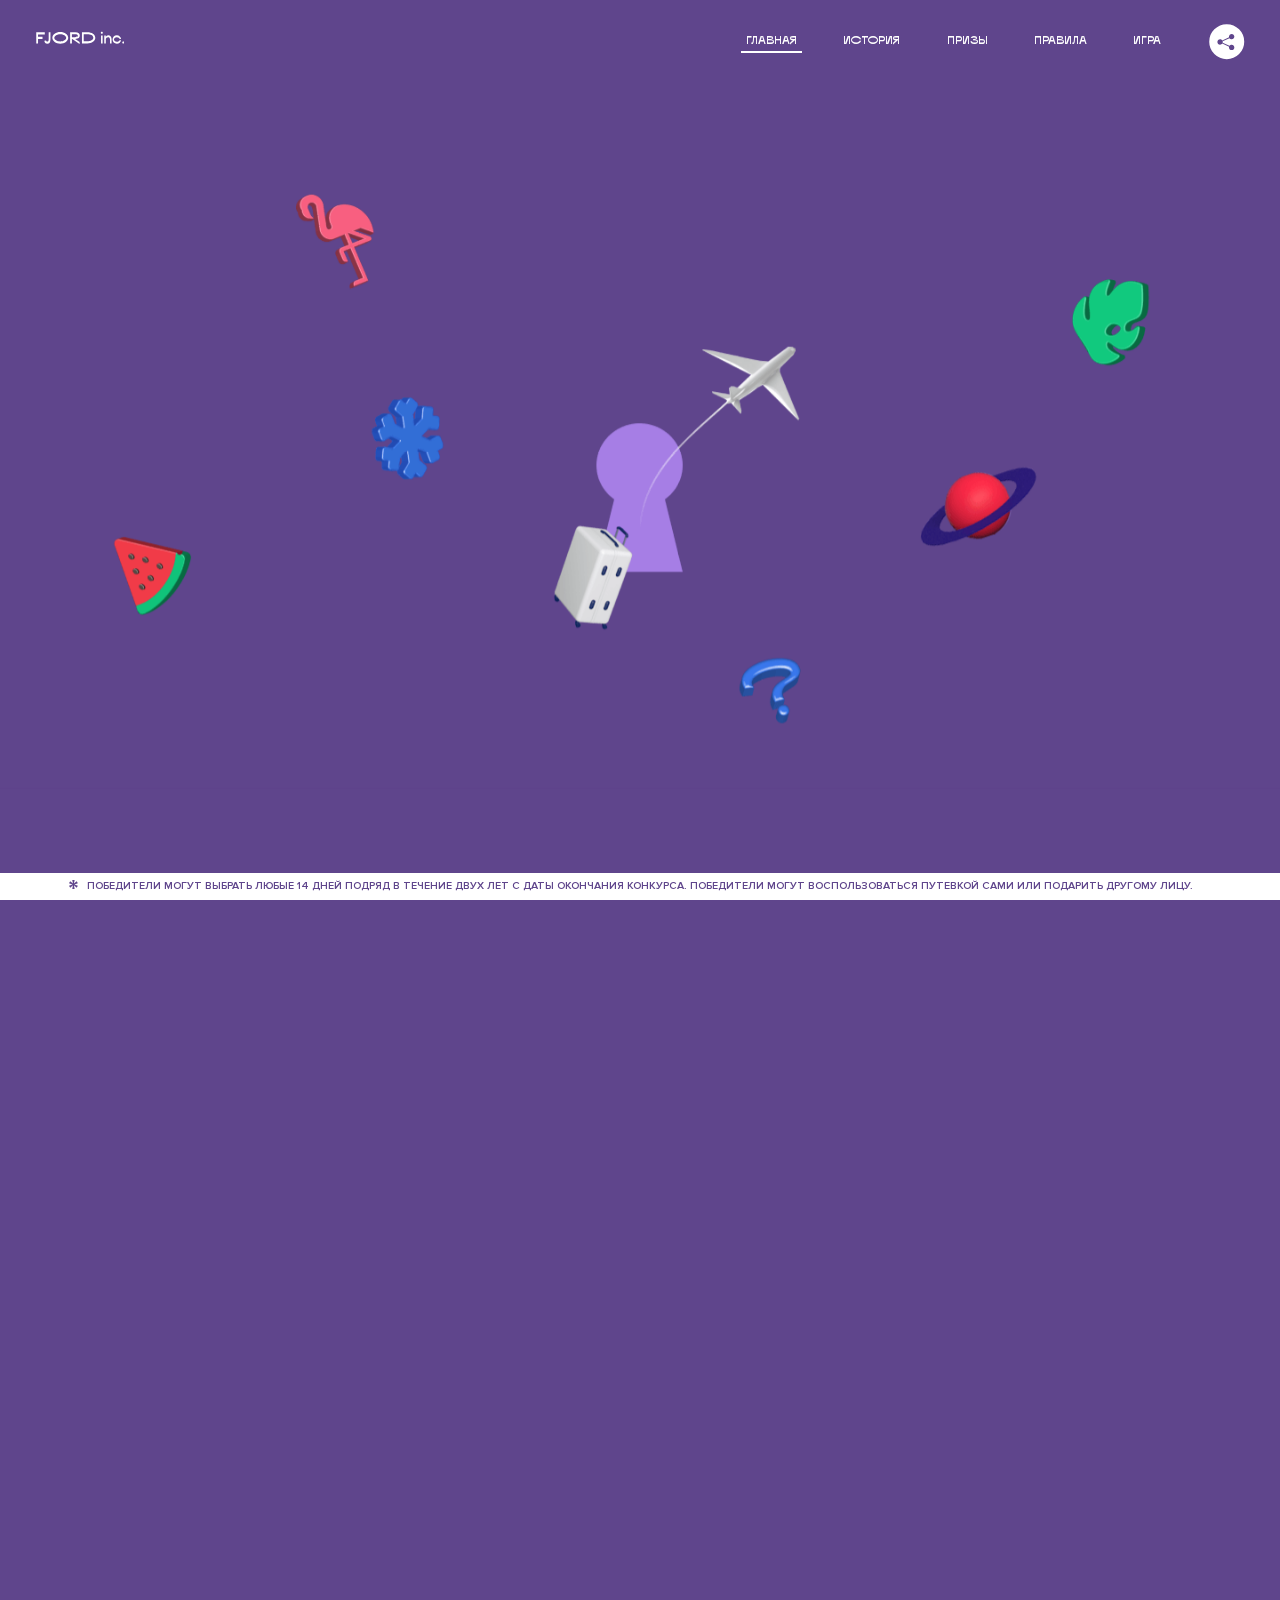
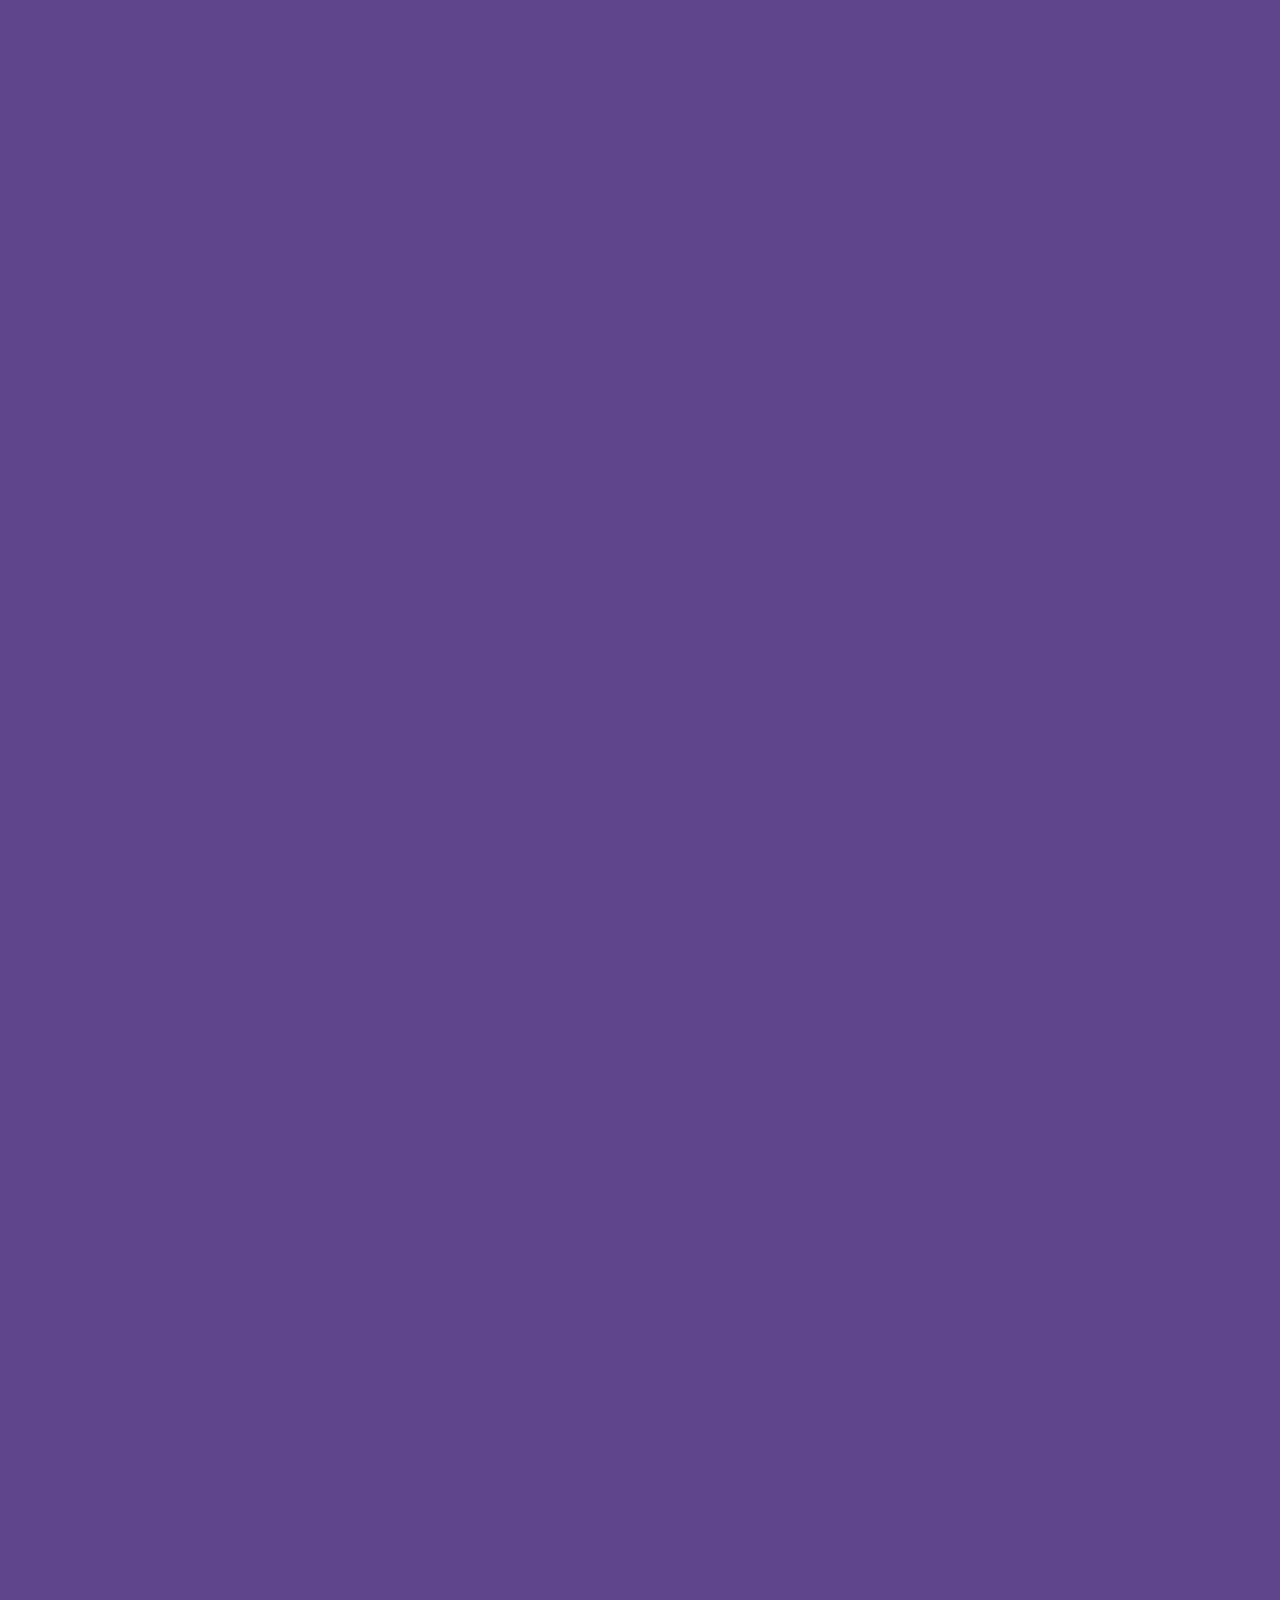
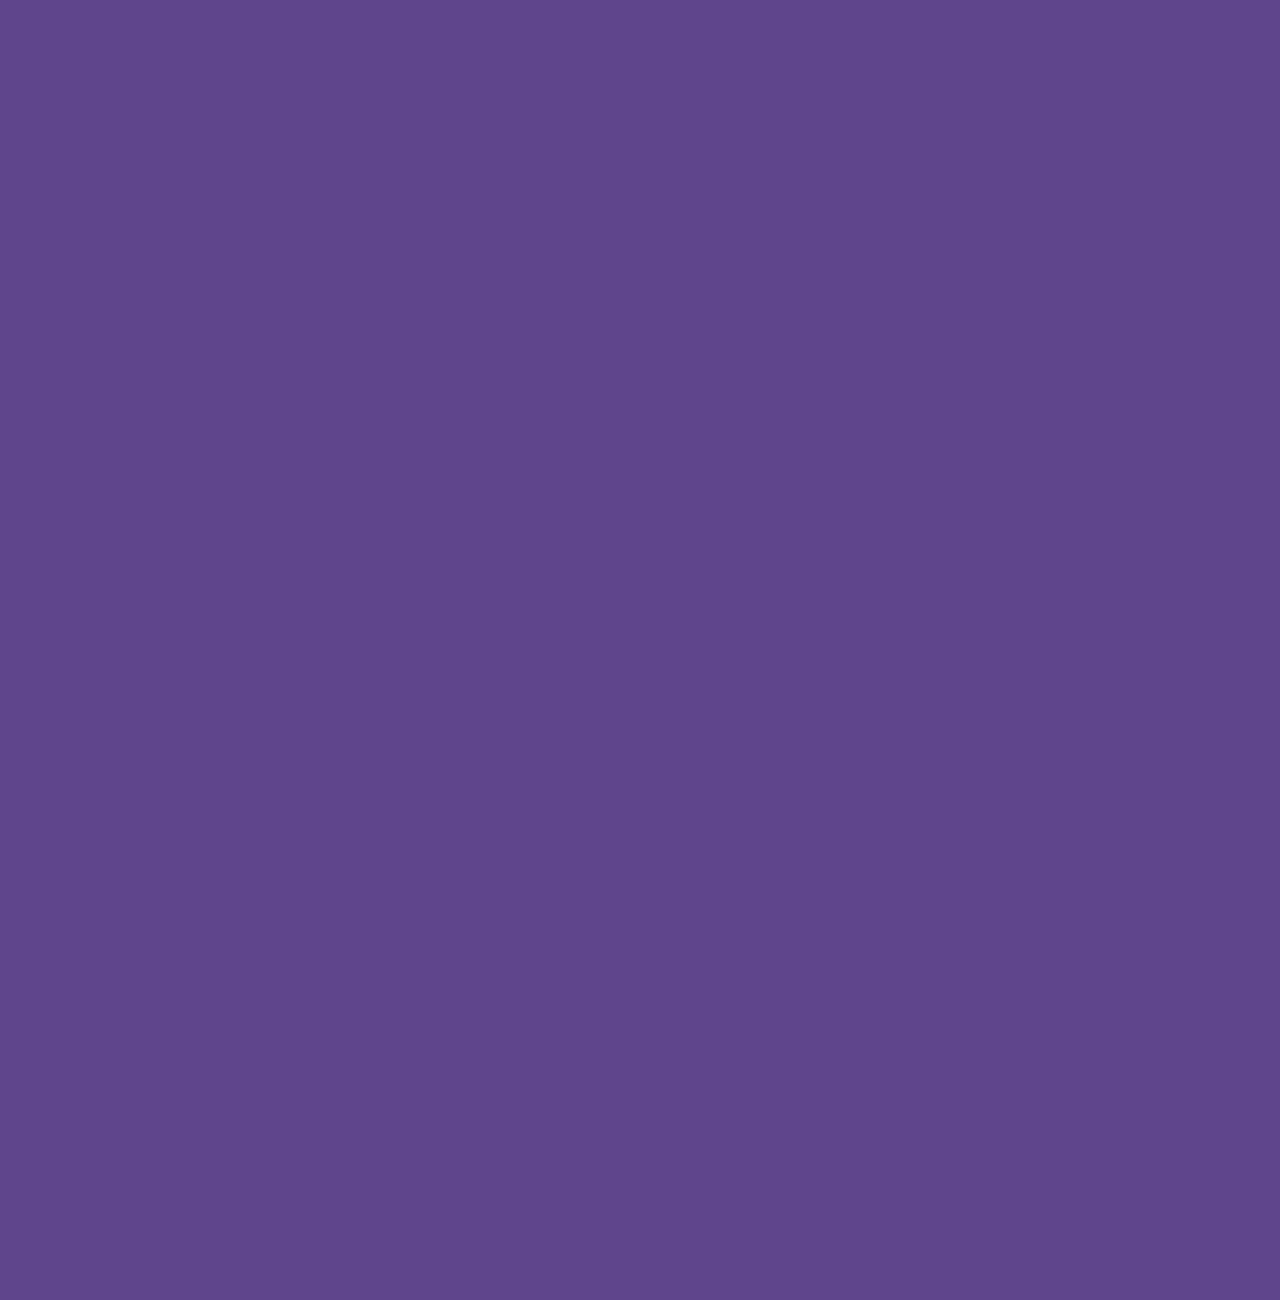
<file: 10/index.html>
<!DOCTYPE html>
<html lang="ru">
  <head>
    <meta charset="UTF-8">
    <meta name="description" content="">
    <meta name="viewport" content="width=device-width, initial-scale=1.0">
    <meta http-equiv="X-UA-Compatible" content="ie=edge">
    <title>Mysterious Vacation</title>
    <link rel="stylesheet" href="css/style.min.css">
  <link href="css/style.min.css" rel="stylesheet">  <base href="https://htmlacademy-animation.github.io/472965-magic-vacation-1/10/">
</head>
  <body>
    <header class="page-header js-header">
      <div class="page-header__wrapper">
        <a href="#" class="page-header__logo" aria-label="Перейти на страницу FJORD.Inc">
          <svg width="100" height="15" viewBox="0 0 100 15" fill="none" xmlns="http://www.w3.org/2000/svg">
            <path d="M0.26 1.4V14H2.276V8.906H7.334V6.44H2.276V3.848H9.872V1.4H0.26ZM12.733 14.36C15.127 14.36 16.243 12.65 16.243 9.5V1.4H14.263V8.96C14.263 11.21 13.723 11.876 12.733 11.876C11.833 11.876 11.473 11.3 11.347 10.58L9.36702 10.94C9.63702 13.046 10.663 14.36 12.733 14.36ZM18.3918 7.7C18.3918 11.372 22.3878 14.36 27.3198 14.36C32.2518 14.36 36.2478 11.372 36.2478 7.7C36.2478 4.028 32.2518 1.04 27.3198 1.04C22.3878 1.04 18.3918 4.028 18.3918 7.7ZM20.6058 7.7C20.6058 5.378 23.6118 3.524 27.3198 3.524C30.9918 3.524 33.9798 5.378 33.9798 7.7C33.9798 10.004 30.9918 11.858 27.3198 11.858C23.6118 11.858 20.6058 10.004 20.6058 7.7ZM40.403 14V8.906H40.799L49.079 14.702V12.38L44.039 8.906H44.201C47.999 8.906 49.277 7.304 49.277 5.162C49.277 3.092 47.999 1.4 44.201 1.4H38.387V14H40.403ZM43.535 3.722C45.785 3.722 47.045 4.136 47.045 5.432C47.045 6.764 45.785 7.034 43.535 7.034H40.403V3.722H43.535ZM51.6936 1.382V14H57.8676C62.7456 14 66.7236 11.534 66.7236 7.7C66.7236 3.848 62.7456 1.382 57.8676 1.382H51.6936ZM53.7096 11.624V3.722H57.5436C61.5396 3.722 64.4916 5.018 64.4916 7.7C64.4916 10.238 61.5396 11.624 57.5436 11.624H53.7096ZM73.1832 14.018H74.9832V5H73.1832V14.018ZM72.9132 1.976C72.9132 2.57 73.3992 3.092 74.0832 3.092C74.7492 3.092 75.2352 2.57 75.2352 1.976C75.2352 1.382 74.7672 0.805999 74.0832 0.805999C73.3812 0.805999 72.9132 1.382 72.9132 1.976ZM76.7867 14H78.5687V9.104C78.7487 8.006 79.5947 6.962 81.0887 6.962C82.1147 6.962 83.2667 7.448 83.2667 9.554V14H85.0487V9.014C85.0487 6.152 83.2307 4.73 81.3587 4.73C79.9187 4.73 79.0727 5.558 78.5687 6.854V5H76.7867V14ZM90.9898 14.27C93.5098 14.27 95.3818 12.506 95.7238 10.328H94.0498C93.7258 11.3 92.6998 12.02 90.9898 12.02C88.8478 12.02 87.7678 10.922 87.7678 9.59C87.7678 8.24 88.8478 6.962 90.9898 6.962C92.7538 6.962 93.7978 7.844 94.0858 8.924H95.7418C95.4358 6.71 93.6178 4.73 90.9898 4.73C88.0918 4.73 86.1298 7.124 86.1298 9.59C86.1298 12.074 88.1278 14.27 90.9898 14.27ZM97.0693 12.938C97.0693 13.658 97.5553 14.144 98.2753 14.144C98.9953 14.144 99.4813 13.658 99.4813 12.938C99.4813 12.2 98.9953 11.714 98.2753 11.714C97.5553 11.714 97.0693 12.2 97.0693 12.938Z" fill="currentColor"></path>
          </svg>
        </a>
        <button class="page-header__toggler js-menu-toggler" type="button" aria-label="Управление мобильным меню">
          <span>Меню</span>
        </button>
        <nav class="page-header__nav">
          <div class="page-header__menu js-menu" id="menu">
            <ul>
              <li>
                <a class="js-menu-link" href="#top" data-href="top">главная</a>
              </li>
              <li>
                <a class="js-menu-link" href="#story" data-href="story">история</a>
              </li>
              <li>
                <a class="js-menu-link" href="#prizes" data-href="prizes">призы</a>
              </li>
              <li>
                <a class="js-menu-link" href="#rules" data-href="rules">правила</a>
              </li>
              <li>
                <a class="js-menu-link" href="#game" data-href="game">игра</a>
              </li>
            </ul>
          </div>
          <div class="page-header__social">
            <div class="social-block js-social-block">
              <button class="social-block__toggler" aria-label="Управлять блоком с социальными кнопками">
                <svg width="26" height="22" viewBox="0 0 27 22" fill="none" xmlns="http://www.w3.org/2000/svg">
                  <path d="M19.6721 7.43664C21.6273 7.43664 23.213 5.85095 23.213 3.89566C23.213 1.94037 21.6273 0.354675 19.6721 0.354675C17.7168 0.354675 16.1311 1.94037 16.1311 3.89566C16.1311 4.19968 16.1728 4.49178 16.2458 4.77345L7.21751 8.95527C6.57519 8.05214 5.52303 7.46049 4.33078 7.46049C2.37549 7.46049 0.789795 9.04618 0.789795 11.0015C0.789795 12.9568 2.37549 14.5425 4.33078 14.5425C5.52303 14.5425 6.57668 13.9508 7.21751 13.0477L16.2458 17.2295C16.1743 17.5112 16.1311 17.8033 16.1311 18.1073C16.1311 20.0626 17.7168 21.6483 19.6721 21.6483C21.6273 21.6483 23.213 20.0626 23.213 18.1073C23.213 16.152 21.6273 14.5663 19.6721 14.5663C18.4798 14.5663 17.4262 15.158 16.7853 16.0611L7.75701 11.8793C7.82854 11.5976 7.87176 11.3055 7.87176 11.0015C7.87176 10.6974 7.83003 10.4053 7.75701 10.1237L16.7853 5.94186C17.4262 6.84499 18.4783 7.43664 19.6721 7.43664Z" fill="currentColor"></path>
                </svg>
              </button>
              <ul class="social-block__list">
                <li>
                  <a class="social-block__link social-block__link--fb" href="#" aria-label="Мы на Facebook">
                    <svg width="8" height="17" viewBox="0 0 8 17" fill="none" xmlns="http://www.w3.org/2000/svg">
                      <path d="M4.24646 16.9899H1.09275L1.05793 8.49828H0V5.30707H1.05793V3.81124C1.05793 1.42084 2.57654 0 5.21735 0H7.41758V3.18585H5.30841C4.28262 3.18585 4.2478 3.48582 4.2478 4.24914V5.30707H7.42964L7.16716 8.49828H4.2478V16.9899H4.24646Z" fill="currentColor"></path>
                    </svg>
                  </a>
                </li>
                <li>
                  <a class="social-block__link social-block__link--insta" href="#" aria-label="Мы в Instagram">
                    <svg width="15" height="15" viewBox="0 0 15 15" fill="none" xmlns="http://www.w3.org/2000/svg">
                      <path d="M11.0197 0H4.19806C2.14246 0 0.471191 1.66993 0.471191 3.72285V10.5499C0.471191 12.6082 2.14112 14.2727 4.19806 14.2727H11.0197C13.0753 14.2727 14.7466 12.6082 14.7466 10.5499V3.72285C14.7466 1.67127 13.0753 0 11.0197 0ZM11.0197 12.4849H4.19806C3.13076 12.4849 2.26432 11.6158 2.26432 10.5512V3.72419C2.26432 2.65956 3.13076 1.79715 4.19806 1.79715H11.0197C12.087 1.79715 12.9535 2.6609 12.9535 3.72419V10.5512C12.9535 11.6145 12.087 12.4849 11.0197 12.4849Z" fill="currentColor"></path>
                      <path d="M7.60887 3.11084C5.38989 3.11084 3.58203 4.9187 3.58203 7.14036C3.58203 9.35532 5.38989 11.1645 7.60887 11.1645C9.83053 11.1645 11.6357 9.35666 11.6357 7.14036C11.6357 4.9187 9.83053 3.11084 7.60887 3.11084ZM7.60887 9.36871C6.37551 9.36871 5.37784 8.37372 5.37784 7.14036C5.37784 5.90699 6.37551 4.90665 7.60887 4.90665C8.83822 4.90665 9.84259 5.90833 9.84259 7.14036C9.84392 8.37238 8.83822 9.36871 7.60887 9.36871Z" fill="currentColor"></path>
                      <path d="M11.3573 2.35962C10.8256 2.35962 10.3931 2.79752 10.3931 3.32381C10.3931 3.85546 10.8256 4.29336 11.3573 4.29336C11.8862 4.29336 12.3215 3.85546 12.3215 3.32381C12.3215 2.79752 11.8862 2.35962 11.3573 2.35962Z" fill="currentColor"></path>
                    </svg>
                  </a>
                </li>
                <li>
                  <a class="social-block__link social-block__link--vk" href="#" aria-label="Мы ВКонтакте">
                    <svg width="17" height="10" viewBox="0 0 17 10" fill="none" xmlns="http://www.w3.org/2000/svg">
                      <path d="M14.1234 4.9002C14.1234 4.9002 16.3623 1.72708 16.5866 0.680242C16.6595 0.312285 16.4947 0.103188 16.1069 0.103188C16.1069 0.103188 14.8193 0.103188 14.168 0.103188C13.7235 0.103188 13.5587 0.293278 13.4235 0.579768C13.4235 0.579768 12.3724 2.82553 11.0969 4.24712C10.6861 4.70333 10.4781 4.84318 10.2511 4.84318C10.0646 4.84318 9.98625 4.6911 9.98625 4.27834V0.649016C9.98625 0.147997 9.92545 0.00135496 9.5066 0.00135496H6.39628C6.15578 0.00135496 6.0085 0.134417 6.0085 0.324506C6.0085 0.801084 6.73406 0.908351 6.73406 2.20231V4.87305C6.73406 5.40529 6.70569 5.61575 6.45303 5.61575C5.78016 5.61575 4.19528 3.30618 3.30623 0.678887C3.12923 0.145282 2.93737 0 2.43475 0H0.486409C0.205373 0 0 0.190085 0 0.476576C0 0.991172 0.60666 3.40801 2.99277 6.64358C4.59927 8.8201 6.70569 10 8.60269 10C9.76196 10 10.0416 9.80312 10.0416 9.31432V7.63883C10.0416 7.22607 10.2065 7.04956 10.4429 7.04956C10.7078 7.04956 11.1847 7.13238 12.2805 8.22268C13.5843 9.47862 13.6762 10 14.3896 10H16.5676C16.7919 10 17 9.89273 17 9.52342C17 9.02919 16.3623 8.15343 15.384 7.10659C14.9801 6.56755 14.3302 5.98914 14.1248 5.72301C13.8275 5.40801 13.9154 5.23014 14.1234 4.9002Z" fill="currentColor"></path>
                    </svg>
                  </a>
                </li>
              </ul>
            </div>
          </div>
        </nav>
      </div>
    </header>

    <main class="page-content">
      <section class="animation-screen"></section>

      <section class="screen screen--hidden screen--intro js-scrollspy" id="top">
        <div class="screen__wrapper">
          <div class="intro">
            <h1 class="intro__title">Таинственный отпуск</h1>
            <div class="intro__content">
              <div class="intro__info">
                <p class="intro__label">Даты проведения конкурса:</p>
                <p class="intro__date">01 — 31.05 / 2020</p>
              </div>
              <div class="intro__message">
                <p>
                  Отгадай первым место назначения и&nbsp;отправься
                  в&nbsp;путешествие в&nbsp;любое время или получи один из
                  многочисленных призов
                  <svg width="16" height="16" viewBox="0 0 10 10" fill="none" xmlns="http://www.w3.org/2000/svg">
                    <path d="M0 6.35337L3.90271 4.99012L0 3.64663L1.34615 1.32374L4.44287 4.01073L3.67364 0H6.34615L5.57692 4.01073L8.65385 1.32374L10 3.64663L6.13405 4.99012L10 6.35337L8.65385 8.65651L5.57692 5.98927L6.34615 10H3.67364L4.44287 5.96952L1.34615 8.65651L0 6.35337Z" fill="currentColor"></path>
                  </svg>
                </p>
              </div>
            </div>
          </div>
        </div>
        <div class="screen__footer js-footer">
          <button class="screen__footer-enlarge js-footer-toggler" type="button" aria-label="Показать сообщение">
            <svg width="10" height="10" viewBox="0 0 10 10" fill="none" xmlns="http://www.w3.org/2000/svg">
              <path d="M0 6.35337L3.90271 4.99012L0 3.64663L1.34615 1.32374L4.44287 4.01073L3.67364 0H6.34615L5.57692 4.01073L8.65385 1.32374L10 3.64663L6.13405 4.99012L10 6.35337L8.65385 8.65651L5.57692 5.98927L6.34615 10H3.67364L4.44287 5.96952L1.34615 8.65651L0 6.35337Z" fill="currentColor"></path>
            </svg>
          </button>
          <button class="screen__footer-collapse js-footer-toggler" type="button" aria-label="Скрыть сообщение">
            <svg width="13" height="13" viewBox="0 0 13 13" fill="none" xmlns="http://www.w3.org/2000/svg">
              <line x1="12.3536" y1="0.353553" x2="0.738349" y2="11.9688" stroke="currentColor"></line>
              <line x1="0.738319" y1="0.539925" x2="12.3535" y2="12.1551" stroke="currentColor"></line>
            </svg>
          </button>
          <div class="screen__footer-wrapper">
            <div class="screen__footer-announce">
              <p class="screen__footer-label">Даты проведения конкурса:</p>
              <p class="screen__footer-date">01 — 31.05 / 2020</p>
            </div>
            <div class="screen__footer-note">
              <p>
                <svg width="10" height="10" viewBox="0 0 10 10" fill="none" xmlns="http://www.w3.org/2000/svg">
                  <path d="M0 6.35337L3.90271 4.99012L0 3.64663L1.34615 1.32374L4.44287 4.01073L3.67364 0H6.34615L5.57692 4.01073L8.65385 1.32374L10 3.64663L6.13405 4.99012L10 6.35337L8.65385 8.65651L5.57692 5.98927L6.34615 10H3.67364L4.44287 5.96952L1.34615 8.65651L0 6.35337Z" fill="currentColor"></path>
                </svg>
                <span>Победители могут выбрать любые 14 дней подряд в&nbsp;течение
                  двух лет с&nbsp;даты окончания конкурса. Победители могут
                  воспользоваться путевкой сами или подарить другому лицу.</span>
              </p>
            </div>
          </div>
        </div>
      </section>

      <section class="screen screen--hidden screen--story js-scrollspy" id="story">
        <div class="slider swiper-container js-slider">
          <div class="swiper-wrapper">
            <div class="slider__item swiper-slide">
              <h2 class="slider__item-title">История</h2>
              <p class="slider__item-text">
                Джеймс Таргет был основателем компании &laquo;Fjord Inc.&raquo;.
                С&nbsp;1965 года &laquo;Fjord Inc.&raquo; прославилась надёжными
                и&nbsp;удобными чемоданами и&nbsp;аксессуарами для туристов.
              </p>
            </div>

            <div class="slider__item swiper-slide">
              <p class="slider__item-text">
                Когда Джеймсу было 7&nbsp;лет, в&nbsp;их&nbsp;доме гостил
                дядюшка и&nbsp;развлекал детей рассказами о&nbsp;своей поездке
                в&nbsp;место, показавшееся малышу Таргету невероятным. Тогда
                Джеймс решил, что однажды посетит его, но&nbsp;не&nbsp;будет
                рассказывать о&nbsp;мечте, пока не&nbsp;осуществит.
              </p>
            </div>

            <div class="slider__item swiper-slide">
              <p class="slider__item-text">
                Джеймс Таргет стал увлеченным путешественником. Он&nbsp;посетил
                5&nbsp;континентов, 126&nbsp;стран.
              </p>
            </div>

            <div class="slider__item swiper-slide">
              <p class="slider__item-text">
                Он&nbsp;сплавлялся по&nbsp;Амазонке и&nbsp;погружался
                в&nbsp;пещеры Франции, медитировал в&nbsp;горах Тибета
                и&nbsp;пожимал руку вождя племени Акугауа.
              </p>
            </div>

            <div class="slider__item swiper-slide">
              <p class="slider__item-text">
                Из&nbsp;своих поездок Джеймс Таргет привозил идеи, как сделать
                свои чемоданы &laquo;Fjord Inc.&raquo; удобными
                и&nbsp;приспособленными к&nbsp;разным дорожным условиям.
              </p>
            </div>

            <div class="slider__item swiper-slide">
              <p class="slider__item-text">
                Всё это время Джеймс не&nbsp;оставлял идею поездки своей мечты.
                Однако, как только он&nbsp;брался за&nbsp;планирование,
                возникали препятствия, не&nbsp;позволяющие отправиться туда.
              </p>
            </div>

            <div class="slider__item swiper-slide">
              <p class="slider__item-text">
                В&nbsp;возрасте 67&nbsp;лет Джеймс Таргет попал под лавину
                и&nbsp;погиб. В&nbsp;своём завещании он&nbsp;поручил отправить
                в&nbsp;заветное путешествие трёх смельчаков, единых с&nbsp;ним
                духом.
              </p>
            </div>

            <div class="slider__item swiper-slide">
              <p class="slider__item-text">
                Тех, кто сможет узнать таинственное место, задавая вопросы
                специально обученному ИИ&nbsp;&laquo;Соне&raquo;, ждет
                фантастическое путешествие.
              </p>
            </div>
          </div>
          <div class="slider__controls">
            <button class="slider__control slider__control--prev js-control-prev" type="button" aria-label="Показать предыдущую историю">
              <svg width="12" height="22" viewBox="0 0 12 22" fill="none" xmlns="http://www.w3.org/2000/svg">
                <path d="M11 1L1 11L11 21" stroke="currentColor" stroke-width="2" stroke-linejoin="round"></path>
              </svg>
            </button>
            <button class="slider__control slider__control--next js-control-next" type="button" aria-label="Показать следующую историю">
              <svg width="12" height="22" viewBox="0 0 12 22" fill="none" xmlns="http://www.w3.org/2000/svg">
                <path d="M1 1L11 11L1 21" stroke="currentColor" stroke-width="2" stroke-linejoin="round"></path>
              </svg>
            </button>
          </div>
          <div class="slider__pagination swiper-pagination"></div>
        </div>
      </section>

      <section class="screen screen--hidden screen--prizes js-scrollspy" id="prizes">
        <div class="screen__wrapper">
          <div class="prizes">
            <h2 class="prizes__title">ПРизы</h2>
            <div class="prizes__lead">
              <p>Найди ответ и&nbsp;получи один из&nbsp;призов:</p>
            </div>
            <ul class="prizes__list">
              <li class="prizes__item prizes__item--journeys">
                <div class="prizes__icon">
                  <picture>
                    <img alt="">
                  </picture>
                </div>
                <p class="prizes__desc">
                  <b>3</b>
                  <span>загадочных путешествия</span>
                </p>
              </li>
              <li class="prizes__item prizes__item--cases">
                <div class="prizes__icon">
                  <picture>
                    <img alt="">
                  </picture>
                </div>
                <p class="prizes__desc">
                  <b>7</b>
                  <span>надежных чемоданов</span>
                </p>
              </li>
              <li class="prizes__item prizes__item--codes">
                <div class="prizes__icon">
                  <picture>
                    <img alt="">
                  </picture>
                </div>
                <p class="prizes__desc">
                  <b>900</b>
                  <span>
                    промокодов на&nbsp;скидку 15%
                    <svg width="10" height="10" viewBox="0 0 10 10" fill="none" xmlns="http://www.w3.org/2000/svg">
                      <path d="M0 6.35337L3.90271 4.99012L0 3.64663L1.34615 1.32374L4.44287 4.01073L3.67364 0H6.34615L5.57692 4.01073L8.65385 1.32374L10 3.64663L6.13405 4.99012L10 6.35337L8.65385 8.65651L5.57692 5.98927L6.34615 10H3.67364L4.44287 5.96952L1.34615 8.65651L0 6.35337Z" fill="currentColor"></path>
                    </svg>
                  </span>
                </p>
              </li>
            </ul>
          </div>
        </div>
        <div class="screen__footer js-footer">
          <button class="screen__footer-enlarge js-footer-toggler" type="button" aria-label="Показать сообщение">
            <svg width="10" height="10" viewBox="0 0 10 10" fill="none" xmlns="http://www.w3.org/2000/svg">
              <path d="M0 6.35337L3.90271 4.99012L0 3.64663L1.34615 1.32374L4.44287 4.01073L3.67364 0H6.34615L5.57692 4.01073L8.65385 1.32374L10 3.64663L6.13405 4.99012L10 6.35337L8.65385 8.65651L5.57692 5.98927L6.34615 10H3.67364L4.44287 5.96952L1.34615 8.65651L0 6.35337Z" fill="currentColor"></path>
            </svg>
          </button>
          <button class="screen__footer-collapse js-footer-toggler" type="button" aria-label="Скрыть сообщение">
            <svg width="13" height="13" viewBox="0 0 13 13" fill="none" xmlns="http://www.w3.org/2000/svg">
              <line x1="12.3536" y1="0.353553" x2="0.738349" y2="11.9688" stroke="currentColor"></line>
              <line x1="0.738319" y1="0.539925" x2="12.3535" y2="12.1551" stroke="currentColor"></line>
            </svg>
          </button>
          <div class="screen__footer-wrapper">
            <div class="screen__footer-announce">
              <p class="screen__footer-label">Даты проведения конкурса:</p>
              <p class="screen__footer-date">01 — 31.05 / 2020</p>
            </div>
            <div class="screen__footer-note">
              <p>
                <svg width="10" height="10" viewBox="0 0 10 10" fill="none" xmlns="http://www.w3.org/2000/svg">
                  <path d="M0 6.35337L3.90271 4.99012L0 3.64663L1.34615 1.32374L4.44287 4.01073L3.67364 0H6.34615L5.57692 4.01073L8.65385 1.32374L10 3.64663L6.13405 4.99012L10 6.35337L8.65385 8.65651L5.57692 5.98927L6.34615 10H3.67364L4.44287 5.96952L1.34615 8.65651L0 6.35337Z" fill="currentColor"></path>
                </svg>
                <span>Скидка&nbsp;15% на&nbsp;единоразовое приобретение путёвки
                  с&nbsp;1&nbsp;июня 2020 по&nbsp;31&nbsp;мая 2022&nbsp;года.
                  Суммируется с&nbsp;другими акциями</span>
              </p>
            </div>
          </div>
        </div>
      </section>

      <section class="screen screen--hidden screen--rules js-scrollspy" id="rules">
        <div class="screen__wrapper">
          <div class="rules">
            <h2 class="rules__title">Правила</h2>
            <div class="rules__lead">
              <p>
                Для того чтобы получить наследство Джеймса Таргета, тебе нужно
                выведать у&nbsp;&laquo;Сони&raquo;, куда предстоит отправиться
                тебе в&nbsp;случае победы
              </p>
            </div>
            <ol class="rules__list">
              <li class="rules__item">
                <p>Тебе отводится <br>5&nbsp;минут</p>
              </li>
              <li class="rules__item">
                <p>Задавай любые вопросы в&nbsp;текстовом поле</p>
              </li>
              <li class="rules__item">
                <p>Нажимай кнопку &laquo;Узнать&raquo;, чтобы получить ответ</p>
              </li>
              <li class="rules__item">
                <p>&laquo;Соня&raquo; может отвечать только&nbsp;Да или Нет</p>
              </li>
            </ol>
            <a href="#game" class="rules__link btn">Погнали!</a>
          </div>
        </div>
        <div class="screen__disclaimer">
          <div class="disclaimer">
            <ul>
              <li>
                <a href="#">Правовая информация</a>
              </li>
              <li>
                <a href="#">Подробные правила</a>
              </li>
            </ul>
          </div>
        </div>
      </section>

      <section class="screen screen--hidden screen--game js-scrollspy" id="game">
        <div class="screen__wrapper">
          <div class="game">
            <div class="game__header">
              <h2 class="game__title">Игра</h2>
              <div class="game__counter"><span>05</span>:<span>00</span></div>
            </div>
            <div class="game__body">
              <div class="chat">
                <div class="chat__body js-chat">
                  <ul class="chat__list" id="messages"></ul>
                </div>
                <div class="chat__footer">
                  <form action="#" method="post" class="form" id="message-form">
                    <label for="message-field" class="visually-hidden">Поле для ввода вопроса</label>
                    <input type="text" class="form__field" id="message-field">
                    <button class="form__button btn">
                      Узнать
                      <svg width="18" height="19" viewBox="0 0 18 19" fill="none" xmlns="http://www.w3.org/2000/svg">
                        <path stroke="currentColor" stroke-width="2" d="M9 19V1"></path>
                        <path d="M1 9l8-8 8 8" stroke="currentColor" stroke-width="2" stroke-linejoin="round"></path>
                      </svg>
                    </button>
                  </form>
                </div>
              </div>
            </div>
            <!-- временные кнопки для показа результата -->
            <div class="game__buttons">
              <button class="game__button btn js-show-result" type="button" data-target="result">
                Положительный результат
              </button>
              <button class="game__button btn js-show-result" type="button" data-target="result2">
                Положительный результат - 2
              </button>
              <button class="game__button btn js-show-result" type="button" data-target="result3">
                Отрицательный результат
              </button>
            </div>
          </div>
        </div>
      </section>

      <section class="screen screen--hidden screen--result" id="result">
        <div class="screen__wrapper">
          <div class="result result--trip">
            <div class="result__image">
              <picture>
                <source srcset="img/result1-mob.png 1x, img/result1-mob@2x.png 2x" media="(max-width: 768px) and (orientation: portrait)">
                <img src="img/result1.png" srcset="img/result1@2x.png 2x" alt="">
              </picture>
            </div>
            <h2 class="result__title">
              <span class="visually-hidden">ПОбеда!</span>
              <svg class="result__title_victory" xmlns="http://www.w3.org/2000/svg" viewBox="0 0 568.85 109.24">
                <path d="M16,24.44V92H2.6V8H75V92H61.52V24.44H16Z" transform="translate(-2.1 -1.5)" fill="none" stroke="currentColor">
                  <animate attributeName="stroke-dasharray" fill="freeze" begin="indefinite"></animate>
                </path>
                <path d="M148.76,5.6c32.88,0,59.52,19.92,59.52,44.4s-26.64,44.4-59.52,44.4S89.24,74.48,89.24,50,115.88,5.6,148.76,5.6Zm0,72.12c24.48,0,44.4-12.36,44.4-27.72s-19.92-27.84-44.4-27.84C124,22.16,104,34.52,104,50S124,77.72,148.76,77.72Z" transform="translate(-2.1 -1.5)" fill="none" stroke="currentColor">
                  <animate attributeName="stroke-dasharray" fill="freeze" begin="indefinite"></animate>
                </path>
                <path d="M287.36,8V24.44H236v14.4h25.32c25.44,0,34,11.16,34,26.52,0,15.6-8.52,26.64-34,26.64H222.56V8h64.8ZM256.88,76.52c15.12,0,23.52-2,23.52-11.52S272,54.44,256.88,54.44H236V76.52h20.88Z" transform="translate(-2.1 -1.5)" fill="none" stroke="currentColor">
                  <animate attributeName="stroke-dasharray" fill="freeze" begin="indefinite"></animate>
                </path>
                <path d="M371.47,8V24.44H320.84V41.6h33.6V58h-33.6V75.56h50.64V92H307.4V8h64.08Z" transform="translate(-2.1 -1.5)" fill="none" stroke="currentColor">
                  <animate attributeName="stroke-dasharray" fill="freeze" begin="indefinite"></animate>
                </path>
                <path d="M382.39,110.24V75.56h7.44c4.56-4.68,7.8-18.36,8.76-56L399,8h48.6V75.56h10v34.68H442.87V92H397v18.24H382.39Zm51.72-34.68V24.44H411.55v3.12c-0.48,22.44-3.24,37.68-7.2,48h29.76Z" transform="translate(-2.1 -1.5)" fill="none" stroke="currentColor">
                  <animate attributeName="stroke-dasharray" fill="freeze" begin="indefinite"></animate>
                </path>
                <path d="M463.75,92l28-84h27.12l28.08,84H533.47l-7.8-23.52h-37.8L480.07,92H463.75Zm56.64-40L507,11.84,493.51,52h26.88Z" transform="translate(-2.1 -1.5)" fill="none" stroke="currentColor">
                  <animate attributeName="stroke-dasharray" fill="freeze" begin="indefinite"></animate>
                </path>
                <path d="M554.12,70.4L555.55,2H569l1.44,68.4H554.12Zm8.28,6.36c4.8,0,8,3.24,8,8.16a8,8,0,1,1-16.08,0C554.35,80,557.59,76.76,562.39,76.76Z" transform="translate(-2.1 -1.5)" fill="none" stroke="currentColor">
                  <animate attributeName="stroke-dasharray" fill="freeze" begin="indefinite"></animate>
                </path>
              </svg>
            </h2>
            <div class="result__text">
              <p>ты&nbsp;отправляешься в&nbsp;Арктику!</p>
            </div>
            <div class="result__form">
              <form action="#" method="post" class="form form--result">
                <label for="email-field" class="form__label">зарегистрируй результат</label>
                <input type="email" class="form__field" id="email-field" placeholder="e-mail для регистации результата и получения приза" required="">
                <button class="form__button btn">
                  отправить
                  <svg width="18" height="19" viewBox="0 0 18 19" fill="none" xmlns="http://www.w3.org/2000/svg">
                    <path stroke="currentColor" stroke-width="2" d="M9 19V1"></path>
                    <path d="M1 9l8-8 8 8" stroke="currentColor" stroke-width="2" stroke-linejoin="round"></path>
                  </svg>
                </button>
              </form>
            </div>
          </div>
        </div>
      </section>

      <section class="screen screen--hidden screen--result" id="result2">
        <div class="screen__wrapper">
          <div class="result result--prize">
            <div class="result__image">
              <picture>
                <source srcset="img/result2-mob.png 1x, img/result2-mob@2x.png 2x" media="(max-width: 768px) and (orientation: portrait)">
                <img src="img/result2.png" srcset="img/result2@2x.png 2x" alt="">
              </picture>
            </div>
            <h2 class="result__title">
              <span class="visually-hidden">ПОбеда!</span>
              <svg class="result__title_victory" xmlns="http://www.w3.org/2000/svg" viewBox="0 0 568.85 109.24">
                <path d="M16,24.44V92H2.6V8H75V92H61.52V24.44H16Z" transform="translate(-2.1 -1.5)" fill="none" stroke="currentColor">
                  <animate attributeName="stroke-dasharray" fill="freeze" begin="indefinite"></animate>
                </path>
                <path d="M148.76,5.6c32.88,0,59.52,19.92,59.52,44.4s-26.64,44.4-59.52,44.4S89.24,74.48,89.24,50,115.88,5.6,148.76,5.6Zm0,72.12c24.48,0,44.4-12.36,44.4-27.72s-19.92-27.84-44.4-27.84C124,22.16,104,34.52,104,50S124,77.72,148.76,77.72Z" transform="translate(-2.1 -1.5)" fill="none" stroke="currentColor">
                  <animate attributeName="stroke-dasharray" fill="freeze" begin="indefinite"></animate>
                </path>

                <path d="M287.36,8V24.44H236v14.4h25.32c25.44,0,34,11.16,34,26.52,0,15.6-8.52,26.64-34,26.64H222.56V8h64.8ZM256.88,76.52c15.12,0,23.52-2,23.52-11.52S272,54.44,256.88,54.44H236V76.52h20.88Z" transform="translate(-2.1 -1.5)" fill="none" stroke="currentColor">
                  <animate attributeName="stroke-dasharray" fill="freeze" begin="indefinite"></animate>
                </path>
                <path d="M371.47,8V24.44H320.84V41.6h33.6V58h-33.6V75.56h50.64V92H307.4V8h64.08Z" transform="translate(-2.1 -1.5)" fill="none" stroke="currentColor">
                  <animate attributeName="stroke-dasharray" fill="freeze" begin="indefinite"></animate>
                </path>

                <path d="M382.39,110.24V75.56h7.44c4.56-4.68,7.8-18.36,8.76-56L399,8h48.6V75.56h10v34.68H442.87V92H397v18.24H382.39Zm51.72-34.68V24.44H411.55v3.12c-0.48,22.44-3.24,37.68-7.2,48h29.76Z" transform="translate(-2.1 -1.5)" fill="none" stroke="currentColor">
                  <animate attributeName="stroke-dasharray" fill="freeze" begin="indefinite"></animate>
                </path>
                <path d="M463.75,92l28-84h27.12l28.08,84H533.47l-7.8-23.52h-37.8L480.07,92H463.75Zm56.64-40L507,11.84,493.51,52h26.88Z" transform="translate(-2.1 -1.5)" fill="none" stroke="currentColor">
                  <animate attributeName="stroke-dasharray" fill="freeze" begin="indefinite"></animate>
                </path>
                <path d="M554.12,70.4L555.55,2H569l1.44,68.4H554.12Zm8.28,6.36c4.8,0,8,3.24,8,8.16a8,8,0,1,1-16.08,0C554.35,80,557.59,76.76,562.39,76.76Z" transform="translate(-2.1 -1.5)" fill="none" stroke="currentColor">
                  <animate attributeName="stroke-dasharray" fill="freeze" begin="indefinite"></animate>
                </path>
              </svg>
            </h2>
            <div class="result__text">
              <p>чемодан &laquo;Fjord&nbsp;Inc.&raquo;&nbsp;твой</p>
            </div>
            <div class="result__form">
              <form action="#" method="post" class="form form--result">
                <label for="email-field2" class="form__label">зарегистрируй результат</label>
                <input type="email" class="form__field" id="email-field2" placeholder="e-mail для регистации результата и получения приза" required="">
                <button class="form__button btn">
                  отправить
                  <svg width="18" height="19" viewBox="0 0 18 19" fill="none" xmlns="http://www.w3.org/2000/svg">
                    <path stroke="currentColor" stroke-width="2" d="M9 19V1"></path>
                    <path d="M1 9l8-8 8 8" stroke="currentColor" stroke-width="2" stroke-linejoin="round"></path>
                  </svg>
                </button>
              </form>
            </div>
          </div>
        </div>
      </section>

      <section class="screen screen--hidden screen--result" id="result3">
        <div class="screen__wrapper">
          <div class="result result--negative">
            <div class="result__image">
              <picture>
                <source srcset="img/result3-mob.png 1x, img/result3-mob@2x.png 2x" media="(max-width: 768px) and (orientation: portrait)">
                <img src="img/result3.png" srcset="img/result3@2x.png 2x" alt="">
              </picture>
            </div>
            <h2 class="result__title">
              <span class="visually-hidden">Не угадал!</span>
              <svg xmlns="http://www.w3.org/2000/svg" viewBox="0 0 660.77 109.24" class="result__title_lost">
                <path d="M2.66,92V8H16.1V42.2H53.3V8H66.74V92H53.3V58.64H16.1V92H2.66Z" transform="translate(-2.16 -1.5)" fill="none" stroke="currentColor">
                  <animate id="animateLetter" attributeName="stroke-dasharray" fill="freeze" begin="indefinite"></animate>
                </path>
                <path d="M147.62,8V24.44H97V41.6h33.6V58H97V75.56h50.64V92H83.54V8h64.08Z" transform="translate(-2.16 -1.5)" fill="none" stroke="currentColor">
                  <animate id="animateLetter" attributeName="stroke-dasharray" fill="freeze" begin="indefinite"></animate>
                </path>
                <path d="M199.22,8l20.52,42.36L235.34,8h16.44l-31,84H204.38l9.48-25.92L185.78,8h13.44Z" transform="translate(-2.16 -1.5)" fill="none" stroke="currentColor">
                  <animate id="animateLetter" attributeName="stroke-dasharray" fill="freeze" begin="indefinite"></animate>
                </path>
                <path d="M273.74,24.44V92H260.3V8h50.16V24.44H273.74Z" transform="translate(-2.16 -1.5)" fill="none" stroke="currentColor">
                  <animate id="animateLetter" attributeName="stroke-dasharray" fill="freeze" begin="indefinite"></animate>
                </path>
                <path d="M307.1,92l28-84h27.12l28.08,84H376.82L369,68.48h-37.8L323.42,92H307.1Zm56.64-40L350.3,11.84,336.86,52h26.88Z" transform="translate(-2.16 -1.5)" fill="none" stroke="currentColor">
                  <animate id="animateLetter" attributeName="stroke-dasharray" fill="freeze" begin="indefinite"></animate>
                </path>
                <path d="M396.38,110.24V75.56h7.44c4.56-4.68,7.8-18.36,8.76-56L412.94,8h48.6V75.56h10v34.68H456.86V92H411v18.24H396.38ZM448.1,75.56V24.44H425.54v3.12c-0.48,22.44-3.24,37.68-7.2,48H448.1Z" transform="translate(-2.16 -1.5)" fill="none" stroke="currentColor">
                  <animate id="animateLetter" attributeName="stroke-dasharray" fill="freeze" begin="indefinite"></animate>
                </path>
                <path d="M477.74,92l28-84h27.12L560.9,92H547.46l-7.8-23.52h-37.8L494.06,92H477.74Zm56.64-40-13.44-40.2L507.5,52h26.88Z" transform="translate(-2.16 -1.5)" fill="none" stroke="currentColor">
                  <animate id="animateLetter" attributeName="stroke-dasharray" fill="freeze" begin="indefinite"></animate>
                </path>
                <path d="M568.7,76.88a13.77,13.77,0,0,0,5,1c6.6,0,10.44-6.24,12-58.32L586.22,8h46.2V92H619V24.44H598.82l-0.12,3.12C597.14,81,589,94.4,573.74,94.4a28.55,28.55,0,0,1-6.72-.84Z" transform="translate(-2.16 -1.5)" fill="none" stroke="currentColor">
                  <animate id="animateLetter" attributeName="stroke-dasharray" fill="freeze" begin="indefinite"></animate>
                </path>
                <path d="M646.1,70.4L647.54,2H661l1.44,68.4H646.1Zm8.28,6.36c4.8,0,8,3.24,8,8.16a8,8,0,0,1-16.08,0C646.34,80,649.58,76.76,654.38,76.76Z" transform="translate(-2.16 -1.5)" fill="none" stroke="currentColor">
                  <animate id="animateLetter" attributeName="stroke-dasharray" fill="freeze" begin="indefinite"></animate>
                </path>
              </svg>
            </h2>
            <button class="result__button js-play" type="button">
              не сдавайся!
              <span>
                <svg width="27" height="22" viewBox="0 0 27 22" fill="none" xmlns="http://www.w3.org/2000/svg">
                  <path d="M10.6899 1.47998C5.42992 1.47998 1.16992 5.73998 1.16992 11C1.16992 16.26 5.42992 20.52 10.6899 20.52C15.9499 20.52 20.2099 16.26 20.2099 11V7.13998" stroke="currentColor" stroke-width="2" stroke-miterlimit="10"></path>
                  <path d="M15.1099 12.5099L20.1499 7.13989L25.3099 12.6299" stroke="currentColor" stroke-width="2" stroke-miterlimit="10" stroke-linejoin="round"></path>
                </svg>
              </span>
            </button>
          </div>
        </div>
      </section>
      <div class="full-color-bg"></div>
    </main>
  <script src="js/script.js"></script></body>
</html>
</file>
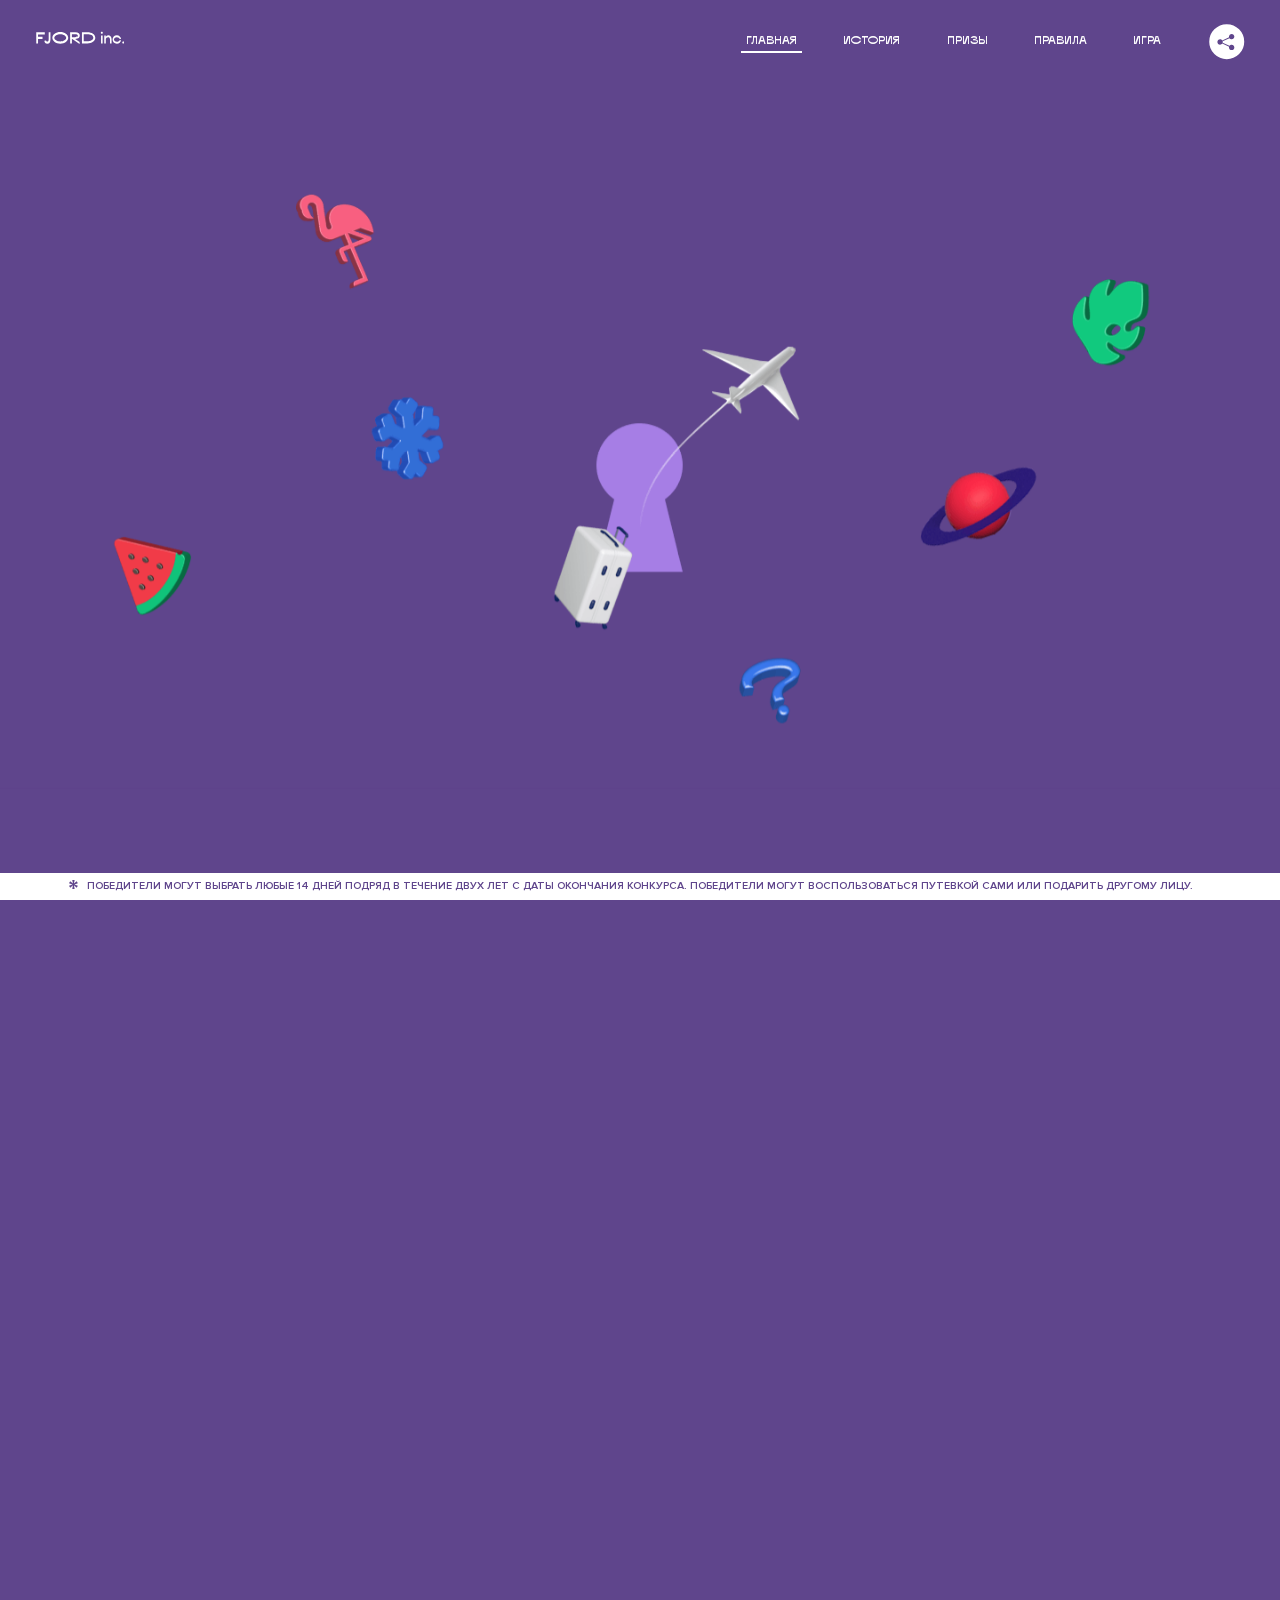
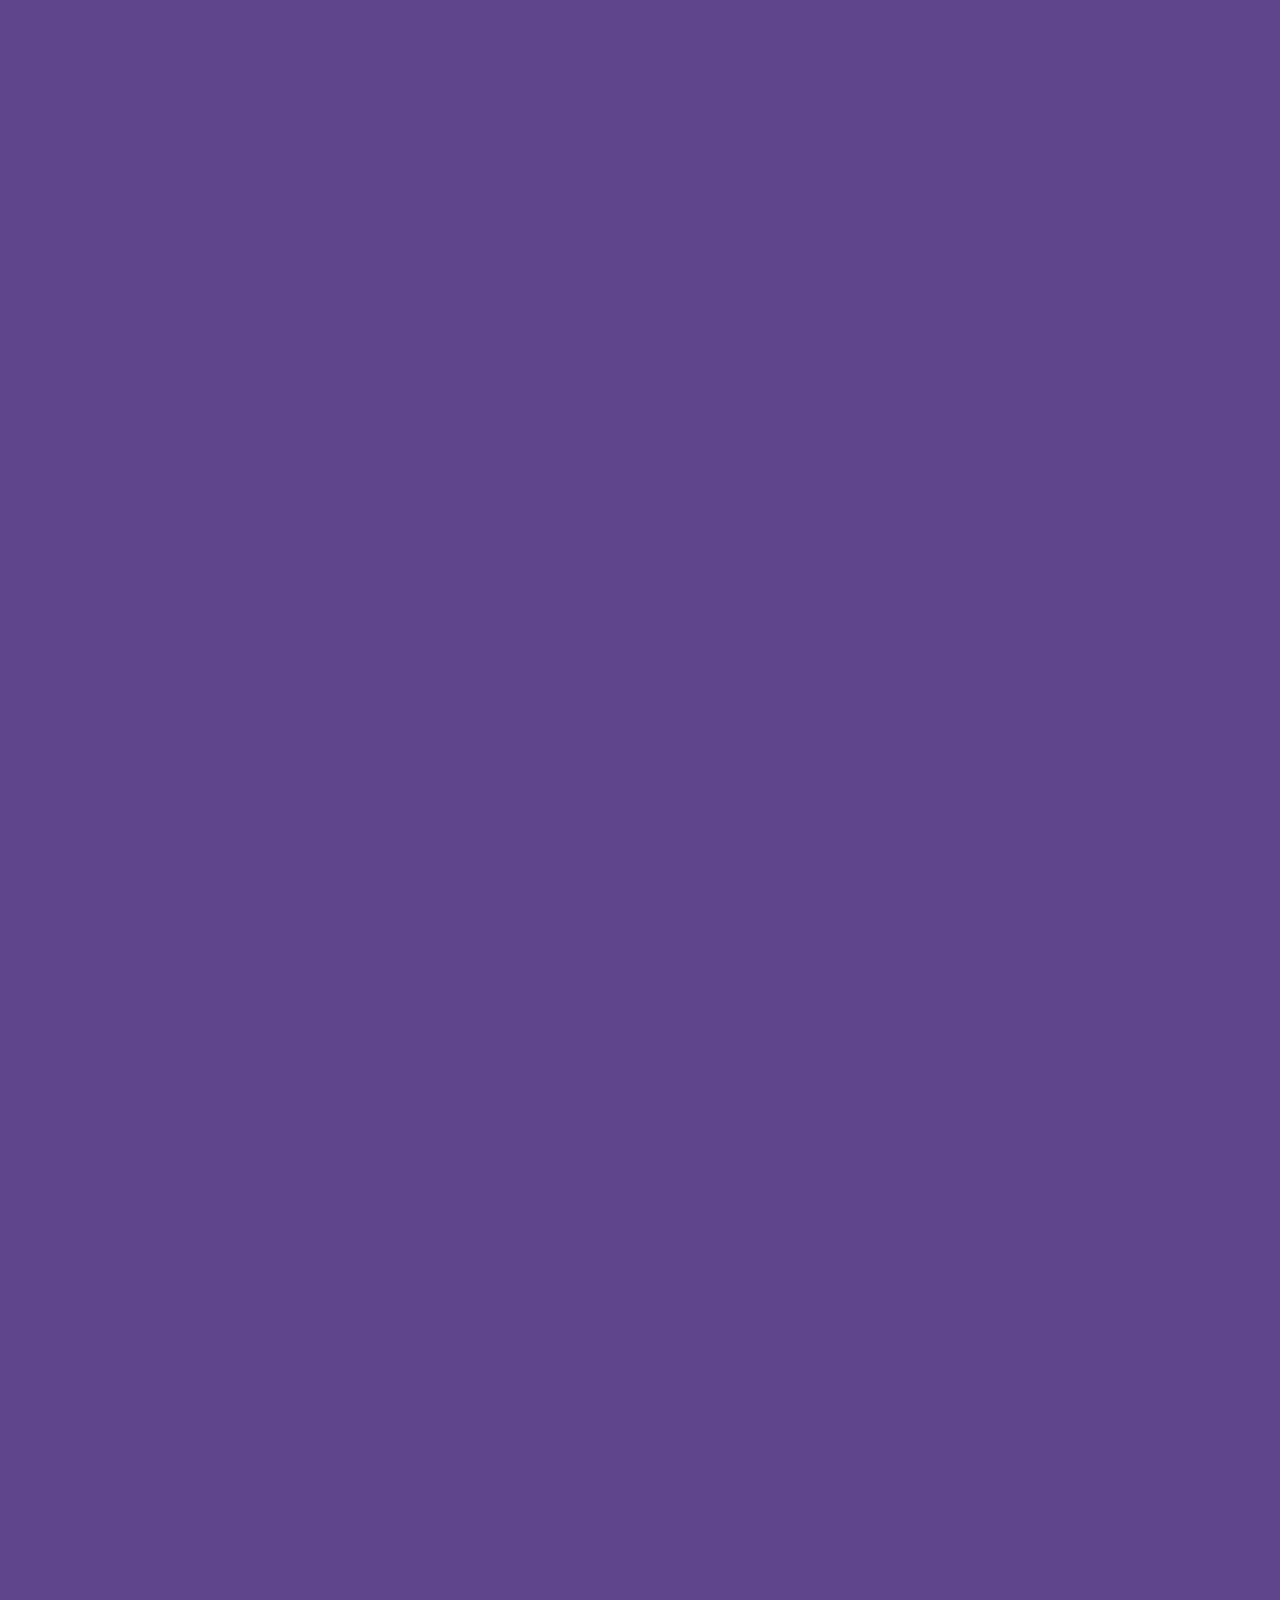
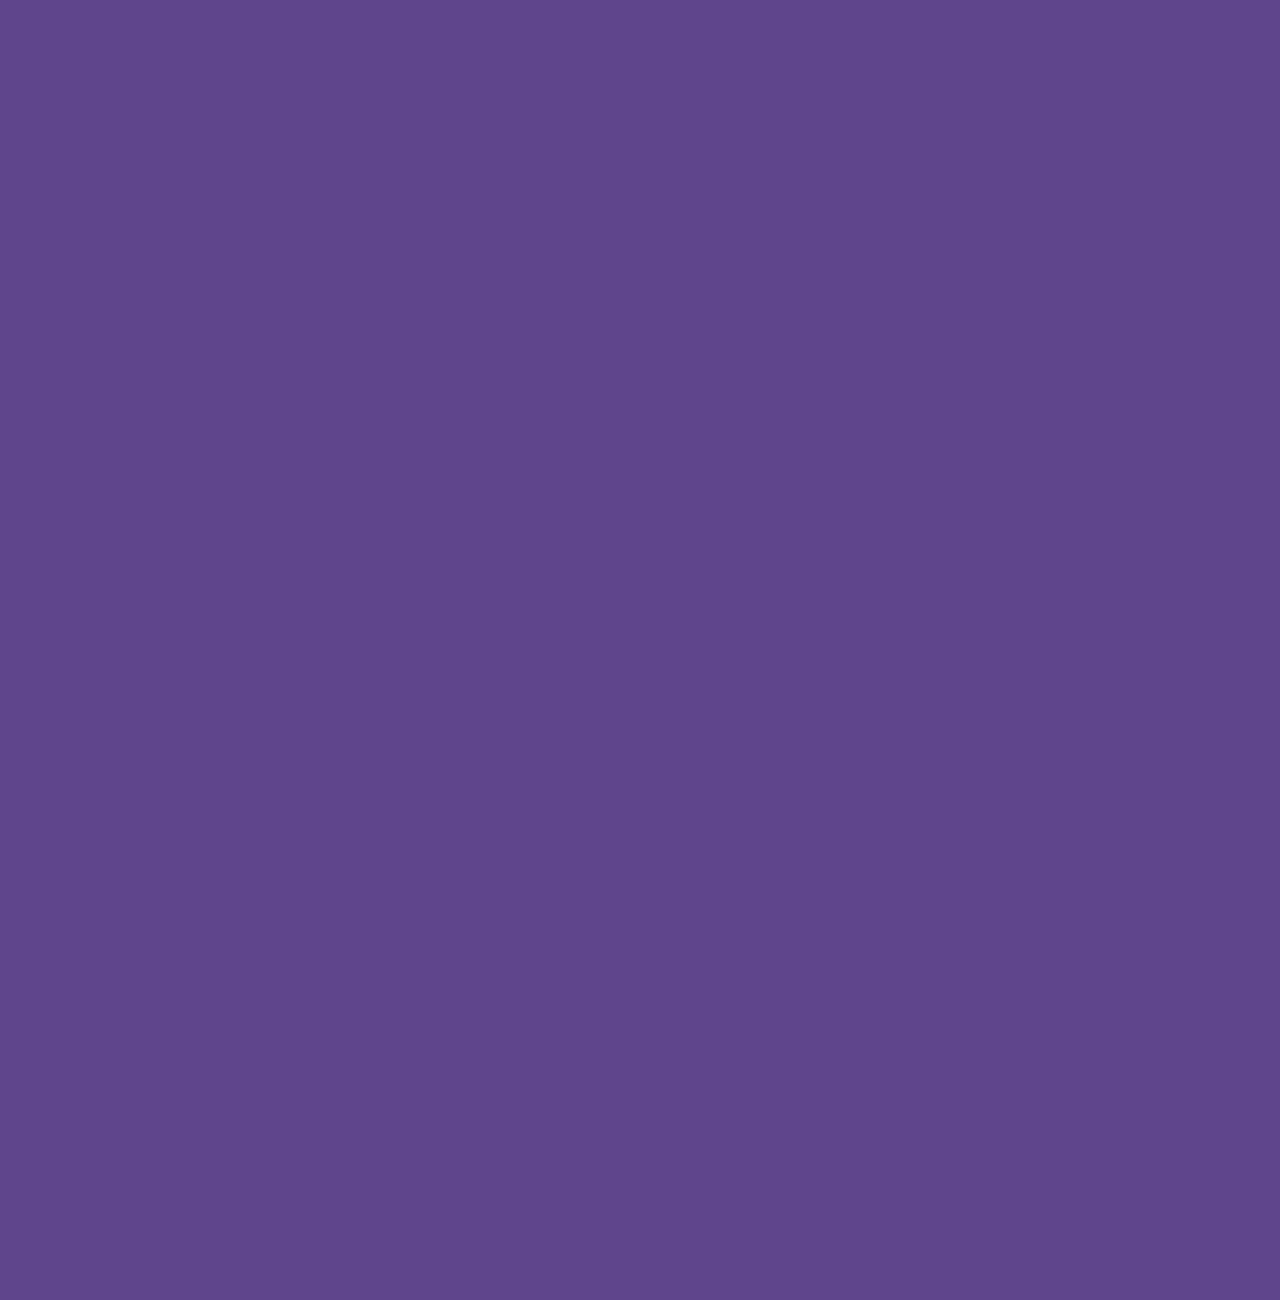
<file: 11/index.html>
<!DOCTYPE html>
<html lang="ru">
  <head>
    <meta charset="UTF-8">
    <meta name="description" content="">
    <meta name="viewport" content="width=device-width, initial-scale=1.0">
    <meta http-equiv="X-UA-Compatible" content="ie=edge">
    <title>Mysterious Vacation</title>
    <link rel="stylesheet" href="css/style.min.css">
  <link href="css/style.min.css" rel="stylesheet">  <base href="https://htmlacademy-animation.github.io/472965-magic-vacation-1/11/">
</head>
  <body>
    <header class="page-header js-header">
      <div class="page-header__wrapper">
        <a href="#" class="page-header__logo" aria-label="Перейти на страницу FJORD.Inc">
          <svg width="100" height="15" viewBox="0 0 100 15" fill="none" xmlns="http://www.w3.org/2000/svg">
            <path d="M0.26 1.4V14H2.276V8.906H7.334V6.44H2.276V3.848H9.872V1.4H0.26ZM12.733 14.36C15.127 14.36 16.243 12.65 16.243 9.5V1.4H14.263V8.96C14.263 11.21 13.723 11.876 12.733 11.876C11.833 11.876 11.473 11.3 11.347 10.58L9.36702 10.94C9.63702 13.046 10.663 14.36 12.733 14.36ZM18.3918 7.7C18.3918 11.372 22.3878 14.36 27.3198 14.36C32.2518 14.36 36.2478 11.372 36.2478 7.7C36.2478 4.028 32.2518 1.04 27.3198 1.04C22.3878 1.04 18.3918 4.028 18.3918 7.7ZM20.6058 7.7C20.6058 5.378 23.6118 3.524 27.3198 3.524C30.9918 3.524 33.9798 5.378 33.9798 7.7C33.9798 10.004 30.9918 11.858 27.3198 11.858C23.6118 11.858 20.6058 10.004 20.6058 7.7ZM40.403 14V8.906H40.799L49.079 14.702V12.38L44.039 8.906H44.201C47.999 8.906 49.277 7.304 49.277 5.162C49.277 3.092 47.999 1.4 44.201 1.4H38.387V14H40.403ZM43.535 3.722C45.785 3.722 47.045 4.136 47.045 5.432C47.045 6.764 45.785 7.034 43.535 7.034H40.403V3.722H43.535ZM51.6936 1.382V14H57.8676C62.7456 14 66.7236 11.534 66.7236 7.7C66.7236 3.848 62.7456 1.382 57.8676 1.382H51.6936ZM53.7096 11.624V3.722H57.5436C61.5396 3.722 64.4916 5.018 64.4916 7.7C64.4916 10.238 61.5396 11.624 57.5436 11.624H53.7096ZM73.1832 14.018H74.9832V5H73.1832V14.018ZM72.9132 1.976C72.9132 2.57 73.3992 3.092 74.0832 3.092C74.7492 3.092 75.2352 2.57 75.2352 1.976C75.2352 1.382 74.7672 0.805999 74.0832 0.805999C73.3812 0.805999 72.9132 1.382 72.9132 1.976ZM76.7867 14H78.5687V9.104C78.7487 8.006 79.5947 6.962 81.0887 6.962C82.1147 6.962 83.2667 7.448 83.2667 9.554V14H85.0487V9.014C85.0487 6.152 83.2307 4.73 81.3587 4.73C79.9187 4.73 79.0727 5.558 78.5687 6.854V5H76.7867V14ZM90.9898 14.27C93.5098 14.27 95.3818 12.506 95.7238 10.328H94.0498C93.7258 11.3 92.6998 12.02 90.9898 12.02C88.8478 12.02 87.7678 10.922 87.7678 9.59C87.7678 8.24 88.8478 6.962 90.9898 6.962C92.7538 6.962 93.7978 7.844 94.0858 8.924H95.7418C95.4358 6.71 93.6178 4.73 90.9898 4.73C88.0918 4.73 86.1298 7.124 86.1298 9.59C86.1298 12.074 88.1278 14.27 90.9898 14.27ZM97.0693 12.938C97.0693 13.658 97.5553 14.144 98.2753 14.144C98.9953 14.144 99.4813 13.658 99.4813 12.938C99.4813 12.2 98.9953 11.714 98.2753 11.714C97.5553 11.714 97.0693 12.2 97.0693 12.938Z" fill="currentColor"></path>
          </svg>
        </a>
        <button class="page-header__toggler js-menu-toggler" type="button" aria-label="Управление мобильным меню">
          <span>Меню</span>
        </button>
        <nav class="page-header__nav">
          <div class="page-header__menu js-menu" id="menu">
            <ul>
              <li>
                <a class="js-menu-link" href="#top" data-href="top">главная</a>
              </li>
              <li>
                <a class="js-menu-link" href="#story" data-href="story">история</a>
              </li>
              <li>
                <a class="js-menu-link" href="#prizes" data-href="prizes">призы</a>
              </li>
              <li>
                <a class="js-menu-link" href="#rules" data-href="rules">правила</a>
              </li>
              <li>
                <a class="js-menu-link" href="#game" data-href="game">игра</a>
              </li>
            </ul>
          </div>
          <div class="page-header__social">
            <div class="social-block js-social-block">
              <button class="social-block__toggler" aria-label="Управлять блоком с социальными кнопками">
                <svg width="26" height="22" viewBox="0 0 27 22" fill="none" xmlns="http://www.w3.org/2000/svg">
                  <path d="M19.6721 7.43664C21.6273 7.43664 23.213 5.85095 23.213 3.89566C23.213 1.94037 21.6273 0.354675 19.6721 0.354675C17.7168 0.354675 16.1311 1.94037 16.1311 3.89566C16.1311 4.19968 16.1728 4.49178 16.2458 4.77345L7.21751 8.95527C6.57519 8.05214 5.52303 7.46049 4.33078 7.46049C2.37549 7.46049 0.789795 9.04618 0.789795 11.0015C0.789795 12.9568 2.37549 14.5425 4.33078 14.5425C5.52303 14.5425 6.57668 13.9508 7.21751 13.0477L16.2458 17.2295C16.1743 17.5112 16.1311 17.8033 16.1311 18.1073C16.1311 20.0626 17.7168 21.6483 19.6721 21.6483C21.6273 21.6483 23.213 20.0626 23.213 18.1073C23.213 16.152 21.6273 14.5663 19.6721 14.5663C18.4798 14.5663 17.4262 15.158 16.7853 16.0611L7.75701 11.8793C7.82854 11.5976 7.87176 11.3055 7.87176 11.0015C7.87176 10.6974 7.83003 10.4053 7.75701 10.1237L16.7853 5.94186C17.4262 6.84499 18.4783 7.43664 19.6721 7.43664Z" fill="currentColor"></path>
                </svg>
              </button>
              <ul class="social-block__list">
                <li>
                  <a class="social-block__link social-block__link--fb" href="#" aria-label="Мы на Facebook">
                    <svg width="8" height="17" viewBox="0 0 8 17" fill="none" xmlns="http://www.w3.org/2000/svg">
                      <path d="M4.24646 16.9899H1.09275L1.05793 8.49828H0V5.30707H1.05793V3.81124C1.05793 1.42084 2.57654 0 5.21735 0H7.41758V3.18585H5.30841C4.28262 3.18585 4.2478 3.48582 4.2478 4.24914V5.30707H7.42964L7.16716 8.49828H4.2478V16.9899H4.24646Z" fill="currentColor"></path>
                    </svg>
                  </a>
                </li>
                <li>
                  <a class="social-block__link social-block__link--insta" href="#" aria-label="Мы в Instagram">
                    <svg width="15" height="15" viewBox="0 0 15 15" fill="none" xmlns="http://www.w3.org/2000/svg">
                      <path d="M11.0197 0H4.19806C2.14246 0 0.471191 1.66993 0.471191 3.72285V10.5499C0.471191 12.6082 2.14112 14.2727 4.19806 14.2727H11.0197C13.0753 14.2727 14.7466 12.6082 14.7466 10.5499V3.72285C14.7466 1.67127 13.0753 0 11.0197 0ZM11.0197 12.4849H4.19806C3.13076 12.4849 2.26432 11.6158 2.26432 10.5512V3.72419C2.26432 2.65956 3.13076 1.79715 4.19806 1.79715H11.0197C12.087 1.79715 12.9535 2.6609 12.9535 3.72419V10.5512C12.9535 11.6145 12.087 12.4849 11.0197 12.4849Z" fill="currentColor"></path>
                      <path d="M7.60887 3.11084C5.38989 3.11084 3.58203 4.9187 3.58203 7.14036C3.58203 9.35532 5.38989 11.1645 7.60887 11.1645C9.83053 11.1645 11.6357 9.35666 11.6357 7.14036C11.6357 4.9187 9.83053 3.11084 7.60887 3.11084ZM7.60887 9.36871C6.37551 9.36871 5.37784 8.37372 5.37784 7.14036C5.37784 5.90699 6.37551 4.90665 7.60887 4.90665C8.83822 4.90665 9.84259 5.90833 9.84259 7.14036C9.84392 8.37238 8.83822 9.36871 7.60887 9.36871Z" fill="currentColor"></path>
                      <path d="M11.3573 2.35962C10.8256 2.35962 10.3931 2.79752 10.3931 3.32381C10.3931 3.85546 10.8256 4.29336 11.3573 4.29336C11.8862 4.29336 12.3215 3.85546 12.3215 3.32381C12.3215 2.79752 11.8862 2.35962 11.3573 2.35962Z" fill="currentColor"></path>
                    </svg>
                  </a>
                </li>
                <li>
                  <a class="social-block__link social-block__link--vk" href="#" aria-label="Мы ВКонтакте">
                    <svg width="17" height="10" viewBox="0 0 17 10" fill="none" xmlns="http://www.w3.org/2000/svg">
                      <path d="M14.1234 4.9002C14.1234 4.9002 16.3623 1.72708 16.5866 0.680242C16.6595 0.312285 16.4947 0.103188 16.1069 0.103188C16.1069 0.103188 14.8193 0.103188 14.168 0.103188C13.7235 0.103188 13.5587 0.293278 13.4235 0.579768C13.4235 0.579768 12.3724 2.82553 11.0969 4.24712C10.6861 4.70333 10.4781 4.84318 10.2511 4.84318C10.0646 4.84318 9.98625 4.6911 9.98625 4.27834V0.649016C9.98625 0.147997 9.92545 0.00135496 9.5066 0.00135496H6.39628C6.15578 0.00135496 6.0085 0.134417 6.0085 0.324506C6.0085 0.801084 6.73406 0.908351 6.73406 2.20231V4.87305C6.73406 5.40529 6.70569 5.61575 6.45303 5.61575C5.78016 5.61575 4.19528 3.30618 3.30623 0.678887C3.12923 0.145282 2.93737 0 2.43475 0H0.486409C0.205373 0 0 0.190085 0 0.476576C0 0.991172 0.60666 3.40801 2.99277 6.64358C4.59927 8.8201 6.70569 10 8.60269 10C9.76196 10 10.0416 9.80312 10.0416 9.31432V7.63883C10.0416 7.22607 10.2065 7.04956 10.4429 7.04956C10.7078 7.04956 11.1847 7.13238 12.2805 8.22268C13.5843 9.47862 13.6762 10 14.3896 10H16.5676C16.7919 10 17 9.89273 17 9.52342C17 9.02919 16.3623 8.15343 15.384 7.10659C14.9801 6.56755 14.3302 5.98914 14.1248 5.72301C13.8275 5.40801 13.9154 5.23014 14.1234 4.9002Z" fill="currentColor"></path>
                    </svg>
                  </a>
                </li>
              </ul>
            </div>
          </div>
        </nav>
      </div>
    </header>

    <main class="page-content">
      <section class="animation-screen"></section>

      <section class="screen screen--hidden screen--intro js-scrollspy" id="top">
        <div class="screen__wrapper">
          <div class="intro">
            <h1 class="intro__title">Таинственный отпуск</h1>
            <div class="intro__content">
              <div class="intro__info">
                <p class="intro__label">Даты проведения конкурса:</p>
                <p class="intro__date">01 — 31.05 / 2020</p>
              </div>
              <div class="intro__message">
                <p>
                  Отгадай первым место назначения и&nbsp;отправься
                  в&nbsp;путешествие в&nbsp;любое время или получи один из
                  многочисленных призов
                  <svg width="16" height="16" viewBox="0 0 10 10" fill="none" xmlns="http://www.w3.org/2000/svg">
                    <path d="M0 6.35337L3.90271 4.99012L0 3.64663L1.34615 1.32374L4.44287 4.01073L3.67364 0H6.34615L5.57692 4.01073L8.65385 1.32374L10 3.64663L6.13405 4.99012L10 6.35337L8.65385 8.65651L5.57692 5.98927L6.34615 10H3.67364L4.44287 5.96952L1.34615 8.65651L0 6.35337Z" fill="currentColor"></path>
                  </svg>
                </p>
              </div>
            </div>
          </div>
        </div>
        <div class="screen__footer js-footer">
          <button class="screen__footer-enlarge js-footer-toggler" type="button" aria-label="Показать сообщение">
            <svg width="10" height="10" viewBox="0 0 10 10" fill="none" xmlns="http://www.w3.org/2000/svg">
              <path d="M0 6.35337L3.90271 4.99012L0 3.64663L1.34615 1.32374L4.44287 4.01073L3.67364 0H6.34615L5.57692 4.01073L8.65385 1.32374L10 3.64663L6.13405 4.99012L10 6.35337L8.65385 8.65651L5.57692 5.98927L6.34615 10H3.67364L4.44287 5.96952L1.34615 8.65651L0 6.35337Z" fill="currentColor"></path>
            </svg>
          </button>
          <button class="screen__footer-collapse js-footer-toggler" type="button" aria-label="Скрыть сообщение">
            <svg width="13" height="13" viewBox="0 0 13 13" fill="none" xmlns="http://www.w3.org/2000/svg">
              <line x1="12.3536" y1="0.353553" x2="0.738349" y2="11.9688" stroke="currentColor"></line>
              <line x1="0.738319" y1="0.539925" x2="12.3535" y2="12.1551" stroke="currentColor"></line>
            </svg>
          </button>
          <div class="screen__footer-wrapper">
            <div class="screen__footer-announce">
              <p class="screen__footer-label">Даты проведения конкурса:</p>
              <p class="screen__footer-date">01 — 31.05 / 2020</p>
            </div>
            <div class="screen__footer-note">
              <p>
                <svg width="10" height="10" viewBox="0 0 10 10" fill="none" xmlns="http://www.w3.org/2000/svg">
                  <path d="M0 6.35337L3.90271 4.99012L0 3.64663L1.34615 1.32374L4.44287 4.01073L3.67364 0H6.34615L5.57692 4.01073L8.65385 1.32374L10 3.64663L6.13405 4.99012L10 6.35337L8.65385 8.65651L5.57692 5.98927L6.34615 10H3.67364L4.44287 5.96952L1.34615 8.65651L0 6.35337Z" fill="currentColor"></path>
                </svg>
                <span>Победители могут выбрать любые 14 дней подряд в&nbsp;течение
                  двух лет с&nbsp;даты окончания конкурса. Победители могут
                  воспользоваться путевкой сами или подарить другому лицу.</span>
              </p>
            </div>
          </div>
        </div>
      </section>

      <section class="screen screen--hidden screen--story js-scrollspy" id="story">
        <div class="slider swiper-container js-slider">
          <div class="swiper-wrapper">
            <div class="slider__item swiper-slide">
              <h2 class="slider__item-title">История</h2>
              <p class="slider__item-text">
                Джеймс Таргет был основателем компании &laquo;Fjord Inc.&raquo;.
                С&nbsp;1965 года &laquo;Fjord Inc.&raquo; прославилась надёжными
                и&nbsp;удобными чемоданами и&nbsp;аксессуарами для туристов.
              </p>
            </div>

            <div class="slider__item swiper-slide">
              <p class="slider__item-text">
                Когда Джеймсу было 7&nbsp;лет, в&nbsp;их&nbsp;доме гостил
                дядюшка и&nbsp;развлекал детей рассказами о&nbsp;своей поездке
                в&nbsp;место, показавшееся малышу Таргету невероятным. Тогда
                Джеймс решил, что однажды посетит его, но&nbsp;не&nbsp;будет
                рассказывать о&nbsp;мечте, пока не&nbsp;осуществит.
              </p>
            </div>

            <div class="slider__item swiper-slide">
              <p class="slider__item-text">
                Джеймс Таргет стал увлеченным путешественником. Он&nbsp;посетил
                5&nbsp;континентов, 126&nbsp;стран.
              </p>
            </div>

            <div class="slider__item swiper-slide">
              <p class="slider__item-text">
                Он&nbsp;сплавлялся по&nbsp;Амазонке и&nbsp;погружался
                в&nbsp;пещеры Франции, медитировал в&nbsp;горах Тибета
                и&nbsp;пожимал руку вождя племени Акугауа.
              </p>
            </div>

            <div class="slider__item swiper-slide">
              <p class="slider__item-text">
                Из&nbsp;своих поездок Джеймс Таргет привозил идеи, как сделать
                свои чемоданы &laquo;Fjord Inc.&raquo; удобными
                и&nbsp;приспособленными к&nbsp;разным дорожным условиям.
              </p>
            </div>

            <div class="slider__item swiper-slide">
              <p class="slider__item-text">
                Всё это время Джеймс не&nbsp;оставлял идею поездки своей мечты.
                Однако, как только он&nbsp;брался за&nbsp;планирование,
                возникали препятствия, не&nbsp;позволяющие отправиться туда.
              </p>
            </div>

            <div class="slider__item swiper-slide">
              <p class="slider__item-text">
                В&nbsp;возрасте 67&nbsp;лет Джеймс Таргет попал под лавину
                и&nbsp;погиб. В&nbsp;своём завещании он&nbsp;поручил отправить
                в&nbsp;заветное путешествие трёх смельчаков, единых с&nbsp;ним
                духом.
              </p>
            </div>

            <div class="slider__item swiper-slide">
              <p class="slider__item-text">
                Тех, кто сможет узнать таинственное место, задавая вопросы
                специально обученному ИИ&nbsp;&laquo;Соне&raquo;, ждет
                фантастическое путешествие.
              </p>
            </div>
          </div>
          <div class="slider__controls">
            <button class="slider__control slider__control--prev js-control-prev" type="button" aria-label="Показать предыдущую историю">
              <svg width="12" height="22" viewBox="0 0 12 22" fill="none" xmlns="http://www.w3.org/2000/svg">
                <path d="M11 1L1 11L11 21" stroke="currentColor" stroke-width="2" stroke-linejoin="round"></path>
              </svg>
            </button>
            <button class="slider__control slider__control--next js-control-next" type="button" aria-label="Показать следующую историю">
              <svg width="12" height="22" viewBox="0 0 12 22" fill="none" xmlns="http://www.w3.org/2000/svg">
                <path d="M1 1L11 11L1 21" stroke="currentColor" stroke-width="2" stroke-linejoin="round"></path>
              </svg>
            </button>
          </div>
          <div class="slider__pagination swiper-pagination"></div>
        </div>
      </section>

      <section class="screen screen--hidden screen--prizes js-scrollspy" id="prizes">
        <div class="screen__wrapper">
          <div class="prizes">
            <h2 class="prizes__title">ПРизы</h2>
            <div class="prizes__lead">
              <p>Найди ответ и&nbsp;получи один из&nbsp;призов:</p>
            </div>
            <ul class="prizes__list">
              <li class="prizes__item prizes__item--journeys">
                <div class="prizes__icon">
                  <picture>
                    <img alt="">
                  </picture>
                </div>
                <p class="prizes__desc">
                  <b>3</b>
                  <span>загадочных путешествия</span>
                </p>
              </li>
              <li class="prizes__item prizes__item--cases">
                <div class="prizes__icon">
                  <picture>
                    <img alt="">
                  </picture>
                </div>
                <p class="prizes__desc">
                  <b>7</b>
                  <span>надежных чемоданов</span>
                </p>
              </li>
              <li class="prizes__item prizes__item--codes">
                <div class="prizes__icon">
                  <picture>
                    <img alt="">
                  </picture>
                </div>
                <p class="prizes__desc">
                  <b>900</b>
                  <span>
                    промокодов на&nbsp;скидку 15%
                    <svg width="10" height="10" viewBox="0 0 10 10" fill="none" xmlns="http://www.w3.org/2000/svg">
                      <path d="M0 6.35337L3.90271 4.99012L0 3.64663L1.34615 1.32374L4.44287 4.01073L3.67364 0H6.34615L5.57692 4.01073L8.65385 1.32374L10 3.64663L6.13405 4.99012L10 6.35337L8.65385 8.65651L5.57692 5.98927L6.34615 10H3.67364L4.44287 5.96952L1.34615 8.65651L0 6.35337Z" fill="currentColor"></path>
                    </svg>
                  </span>
                </p>
              </li>
            </ul>
          </div>
        </div>
        <div class="screen__footer js-footer">
          <button class="screen__footer-enlarge js-footer-toggler" type="button" aria-label="Показать сообщение">
            <svg width="10" height="10" viewBox="0 0 10 10" fill="none" xmlns="http://www.w3.org/2000/svg">
              <path d="M0 6.35337L3.90271 4.99012L0 3.64663L1.34615 1.32374L4.44287 4.01073L3.67364 0H6.34615L5.57692 4.01073L8.65385 1.32374L10 3.64663L6.13405 4.99012L10 6.35337L8.65385 8.65651L5.57692 5.98927L6.34615 10H3.67364L4.44287 5.96952L1.34615 8.65651L0 6.35337Z" fill="currentColor"></path>
            </svg>
          </button>
          <button class="screen__footer-collapse js-footer-toggler" type="button" aria-label="Скрыть сообщение">
            <svg width="13" height="13" viewBox="0 0 13 13" fill="none" xmlns="http://www.w3.org/2000/svg">
              <line x1="12.3536" y1="0.353553" x2="0.738349" y2="11.9688" stroke="currentColor"></line>
              <line x1="0.738319" y1="0.539925" x2="12.3535" y2="12.1551" stroke="currentColor"></line>
            </svg>
          </button>
          <div class="screen__footer-wrapper">
            <div class="screen__footer-announce">
              <p class="screen__footer-label">Даты проведения конкурса:</p>
              <p class="screen__footer-date">01 — 31.05 / 2020</p>
            </div>
            <div class="screen__footer-note">
              <p>
                <svg width="10" height="10" viewBox="0 0 10 10" fill="none" xmlns="http://www.w3.org/2000/svg">
                  <path d="M0 6.35337L3.90271 4.99012L0 3.64663L1.34615 1.32374L4.44287 4.01073L3.67364 0H6.34615L5.57692 4.01073L8.65385 1.32374L10 3.64663L6.13405 4.99012L10 6.35337L8.65385 8.65651L5.57692 5.98927L6.34615 10H3.67364L4.44287 5.96952L1.34615 8.65651L0 6.35337Z" fill="currentColor"></path>
                </svg>
                <span>Скидка&nbsp;15% на&nbsp;единоразовое приобретение путёвки
                  с&nbsp;1&nbsp;июня 2020 по&nbsp;31&nbsp;мая 2022&nbsp;года.
                  Суммируется с&nbsp;другими акциями</span>
              </p>
            </div>
          </div>
        </div>
      </section>

      <section class="screen screen--hidden screen--rules js-scrollspy" id="rules">
        <div class="screen__wrapper">
          <div class="rules">
            <h2 class="rules__title">Правила</h2>
            <div class="rules__lead">
              <p>
                Для того чтобы получить наследство Джеймса Таргета, тебе нужно
                выведать у&nbsp;&laquo;Сони&raquo;, куда предстоит отправиться
                тебе в&nbsp;случае победы
              </p>
            </div>
            <ol class="rules__list">
              <li class="rules__item">
                <p>Тебе отводится <br>5&nbsp;минут</p>
              </li>
              <li class="rules__item">
                <p>Задавай любые вопросы в&nbsp;текстовом поле</p>
              </li>
              <li class="rules__item">
                <p>Нажимай кнопку &laquo;Узнать&raquo;, чтобы получить ответ</p>
              </li>
              <li class="rules__item">
                <p>&laquo;Соня&raquo; может отвечать только&nbsp;Да или Нет</p>
              </li>
            </ol>
            <a href="#game" class="rules__link btn">Погнали!</a>
          </div>
        </div>
        <div class="screen__disclaimer">
          <div class="disclaimer">
            <ul>
              <li>
                <a href="#">Правовая информация</a>
              </li>
              <li>
                <a href="#">Подробные правила</a>
              </li>
            </ul>
          </div>
        </div>
      </section>

      <section class="screen screen--hidden screen--game js-scrollspy" id="game">
        <div class="screen__wrapper">
          <div class="game">
            <div class="game__header">
              <h2 class="game__title">Игра</h2>
              <div class="game__counter"><span>00</span>:<span>00</span></div>
            </div>
            <div class="game__body">
              <div class="chat">
                <div class="chat__body js-chat">
                  <ul class="chat__list" id="messages"></ul>
                </div>
                <div class="chat__footer">
                  <form action="#" method="post" class="form" id="message-form">
                    <label for="message-field" class="visually-hidden">Поле для ввода вопроса</label>
                    <input type="text" class="form__field" id="message-field">
                    <button class="form__button btn">
                      Узнать
                      <svg width="18" height="19" viewBox="0 0 18 19" fill="none" xmlns="http://www.w3.org/2000/svg">
                        <path stroke="currentColor" stroke-width="2" d="M9 19V1"></path>
                        <path d="M1 9l8-8 8 8" stroke="currentColor" stroke-width="2" stroke-linejoin="round"></path>
                      </svg>
                    </button>
                  </form>
                </div>
              </div>
            </div>
            <!-- временные кнопки для показа результата -->
            <div class="game__buttons">
              <button class="game__button btn js-show-result" type="button" data-target="result">
                Положительный результат
              </button>
              <button class="game__button btn js-show-result" type="button" data-target="result2">
                Положительный результат - 2
              </button>
              <button class="game__button btn js-show-result" type="button" data-target="result3">
                Отрицательный результат
              </button>
            </div>
          </div>
        </div>
      </section>

      <section class="screen screen--hidden screen--result" id="result">
        <div class="screen__wrapper">
          <div class="result result--trip">
            <div class="result__image">
              <picture>
                <source srcset="img/result1-mob.png 1x, img/result1-mob@2x.png 2x" media="(max-width: 768px) and (orientation: portrait)">
                <img src="img/result1.png" srcset="img/result1@2x.png 2x" alt="">
              </picture>
            </div>
            <h2 class="result__title">
              <span class="visually-hidden">ПОбеда!</span>
              <svg class="result__title_victory" xmlns="http://www.w3.org/2000/svg" viewBox="0 0 568.85 109.24">
                <path d="M16,24.44V92H2.6V8H75V92H61.52V24.44H16Z" transform="translate(-2.1 -1.5)" fill="none" stroke="currentColor">
                  <animate attributeName="stroke-dasharray" fill="freeze" begin="indefinite"></animate>
                </path>
                <path d="M148.76,5.6c32.88,0,59.52,19.92,59.52,44.4s-26.64,44.4-59.52,44.4S89.24,74.48,89.24,50,115.88,5.6,148.76,5.6Zm0,72.12c24.48,0,44.4-12.36,44.4-27.72s-19.92-27.84-44.4-27.84C124,22.16,104,34.52,104,50S124,77.72,148.76,77.72Z" transform="translate(-2.1 -1.5)" fill="none" stroke="currentColor">
                  <animate attributeName="stroke-dasharray" fill="freeze" begin="indefinite"></animate>
                </path>
                <path d="M287.36,8V24.44H236v14.4h25.32c25.44,0,34,11.16,34,26.52,0,15.6-8.52,26.64-34,26.64H222.56V8h64.8ZM256.88,76.52c15.12,0,23.52-2,23.52-11.52S272,54.44,256.88,54.44H236V76.52h20.88Z" transform="translate(-2.1 -1.5)" fill="none" stroke="currentColor">
                  <animate attributeName="stroke-dasharray" fill="freeze" begin="indefinite"></animate>
                </path>
                <path d="M371.47,8V24.44H320.84V41.6h33.6V58h-33.6V75.56h50.64V92H307.4V8h64.08Z" transform="translate(-2.1 -1.5)" fill="none" stroke="currentColor">
                  <animate attributeName="stroke-dasharray" fill="freeze" begin="indefinite"></animate>
                </path>
                <path d="M382.39,110.24V75.56h7.44c4.56-4.68,7.8-18.36,8.76-56L399,8h48.6V75.56h10v34.68H442.87V92H397v18.24H382.39Zm51.72-34.68V24.44H411.55v3.12c-0.48,22.44-3.24,37.68-7.2,48h29.76Z" transform="translate(-2.1 -1.5)" fill="none" stroke="currentColor">
                  <animate attributeName="stroke-dasharray" fill="freeze" begin="indefinite"></animate>
                </path>
                <path d="M463.75,92l28-84h27.12l28.08,84H533.47l-7.8-23.52h-37.8L480.07,92H463.75Zm56.64-40L507,11.84,493.51,52h26.88Z" transform="translate(-2.1 -1.5)" fill="none" stroke="currentColor">
                  <animate attributeName="stroke-dasharray" fill="freeze" begin="indefinite"></animate>
                </path>
                <path d="M554.12,70.4L555.55,2H569l1.44,68.4H554.12Zm8.28,6.36c4.8,0,8,3.24,8,8.16a8,8,0,1,1-16.08,0C554.35,80,557.59,76.76,562.39,76.76Z" transform="translate(-2.1 -1.5)" fill="none" stroke="currentColor">
                  <animate attributeName="stroke-dasharray" fill="freeze" begin="indefinite"></animate>
                </path>
              </svg>
            </h2>
            <div class="result__text">
              <p>ты&nbsp;отправляешься в&nbsp;Арктику!</p>
            </div>
            <div class="result__form">
              <form action="#" method="post" class="form form--result">
                <label for="email-field" class="form__label">зарегистрируй результат</label>
                <input type="email" class="form__field" id="email-field" placeholder="e-mail для регистации результата и получения приза" required="">
                <button class="form__button btn">
                  отправить
                  <svg width="18" height="19" viewBox="0 0 18 19" fill="none" xmlns="http://www.w3.org/2000/svg">
                    <path stroke="currentColor" stroke-width="2" d="M9 19V1"></path>
                    <path d="M1 9l8-8 8 8" stroke="currentColor" stroke-width="2" stroke-linejoin="round"></path>
                  </svg>
                </button>
              </form>
            </div>
          </div>
        </div>
      </section>

      <section class="screen screen--hidden screen--result" id="result2">
        <div class="screen__wrapper">
          <div class="result result--prize">
            <div class="result__image">
              <picture>
                <source srcset="img/result2-mob.png 1x, img/result2-mob@2x.png 2x" media="(max-width: 768px) and (orientation: portrait)">
                <img src="img/result2.png" srcset="img/result2@2x.png 2x" alt="">
              </picture>
            </div>
            <h2 class="result__title">
              <span class="visually-hidden">ПОбеда!</span>
              <svg class="result__title_victory" xmlns="http://www.w3.org/2000/svg" viewBox="0 0 568.85 109.24">
                <path d="M16,24.44V92H2.6V8H75V92H61.52V24.44H16Z" transform="translate(-2.1 -1.5)" fill="none" stroke="currentColor">
                  <animate attributeName="stroke-dasharray" fill="freeze" begin="indefinite"></animate>
                </path>
                <path d="M148.76,5.6c32.88,0,59.52,19.92,59.52,44.4s-26.64,44.4-59.52,44.4S89.24,74.48,89.24,50,115.88,5.6,148.76,5.6Zm0,72.12c24.48,0,44.4-12.36,44.4-27.72s-19.92-27.84-44.4-27.84C124,22.16,104,34.52,104,50S124,77.72,148.76,77.72Z" transform="translate(-2.1 -1.5)" fill="none" stroke="currentColor">
                  <animate attributeName="stroke-dasharray" fill="freeze" begin="indefinite"></animate>
                </path>

                <path d="M287.36,8V24.44H236v14.4h25.32c25.44,0,34,11.16,34,26.52,0,15.6-8.52,26.64-34,26.64H222.56V8h64.8ZM256.88,76.52c15.12,0,23.52-2,23.52-11.52S272,54.44,256.88,54.44H236V76.52h20.88Z" transform="translate(-2.1 -1.5)" fill="none" stroke="currentColor">
                  <animate attributeName="stroke-dasharray" fill="freeze" begin="indefinite"></animate>
                </path>
                <path d="M371.47,8V24.44H320.84V41.6h33.6V58h-33.6V75.56h50.64V92H307.4V8h64.08Z" transform="translate(-2.1 -1.5)" fill="none" stroke="currentColor">
                  <animate attributeName="stroke-dasharray" fill="freeze" begin="indefinite"></animate>
                </path>

                <path d="M382.39,110.24V75.56h7.44c4.56-4.68,7.8-18.36,8.76-56L399,8h48.6V75.56h10v34.68H442.87V92H397v18.24H382.39Zm51.72-34.68V24.44H411.55v3.12c-0.48,22.44-3.24,37.68-7.2,48h29.76Z" transform="translate(-2.1 -1.5)" fill="none" stroke="currentColor">
                  <animate attributeName="stroke-dasharray" fill="freeze" begin="indefinite"></animate>
                </path>
                <path d="M463.75,92l28-84h27.12l28.08,84H533.47l-7.8-23.52h-37.8L480.07,92H463.75Zm56.64-40L507,11.84,493.51,52h26.88Z" transform="translate(-2.1 -1.5)" fill="none" stroke="currentColor">
                  <animate attributeName="stroke-dasharray" fill="freeze" begin="indefinite"></animate>
                </path>
                <path d="M554.12,70.4L555.55,2H569l1.44,68.4H554.12Zm8.28,6.36c4.8,0,8,3.24,8,8.16a8,8,0,1,1-16.08,0C554.35,80,557.59,76.76,562.39,76.76Z" transform="translate(-2.1 -1.5)" fill="none" stroke="currentColor">
                  <animate attributeName="stroke-dasharray" fill="freeze" begin="indefinite"></animate>
                </path>
              </svg>
            </h2>
            <div class="result__text">
              <p>чемодан &laquo;Fjord&nbsp;Inc.&raquo;&nbsp;твой</p>
            </div>
            <div class="result__form">
              <form action="#" method="post" class="form form--result">
                <label for="email-field2" class="form__label">зарегистрируй результат</label>
                <input type="email" class="form__field" id="email-field2" placeholder="e-mail для регистации результата и получения приза" required="">
                <button class="form__button btn">
                  отправить
                  <svg width="18" height="19" viewBox="0 0 18 19" fill="none" xmlns="http://www.w3.org/2000/svg">
                    <path stroke="currentColor" stroke-width="2" d="M9 19V1"></path>
                    <path d="M1 9l8-8 8 8" stroke="currentColor" stroke-width="2" stroke-linejoin="round"></path>
                  </svg>
                </button>
              </form>
            </div>
          </div>
        </div>
      </section>

      <section class="screen screen--hidden screen--result" id="result3">
        <div class="screen__wrapper">
          <div class="result result--negative">
            <div class="result__image">
              <picture>
                <source srcset="img/result3-mob.png 1x, img/result3-mob@2x.png 2x" media="(max-width: 768px) and (orientation: portrait)">
                <img src="img/result3.png" srcset="img/result3@2x.png 2x" alt="">
              </picture>
            </div>
            <h2 class="result__title">
              <span class="visually-hidden">Не угадал!</span>
              <svg xmlns="http://www.w3.org/2000/svg" viewBox="0 0 660.77 109.24" class="result__title_lost">
                <path d="M2.66,92V8H16.1V42.2H53.3V8H66.74V92H53.3V58.64H16.1V92H2.66Z" transform="translate(-2.16 -1.5)" fill="none" stroke="currentColor">
                  <animate id="animateLetter" attributeName="stroke-dasharray" fill="freeze" begin="indefinite"></animate>
                </path>
                <path d="M147.62,8V24.44H97V41.6h33.6V58H97V75.56h50.64V92H83.54V8h64.08Z" transform="translate(-2.16 -1.5)" fill="none" stroke="currentColor">
                  <animate id="animateLetter" attributeName="stroke-dasharray" fill="freeze" begin="indefinite"></animate>
                </path>
                <path d="M199.22,8l20.52,42.36L235.34,8h16.44l-31,84H204.38l9.48-25.92L185.78,8h13.44Z" transform="translate(-2.16 -1.5)" fill="none" stroke="currentColor">
                  <animate id="animateLetter" attributeName="stroke-dasharray" fill="freeze" begin="indefinite"></animate>
                </path>
                <path d="M273.74,24.44V92H260.3V8h50.16V24.44H273.74Z" transform="translate(-2.16 -1.5)" fill="none" stroke="currentColor">
                  <animate id="animateLetter" attributeName="stroke-dasharray" fill="freeze" begin="indefinite"></animate>
                </path>
                <path d="M307.1,92l28-84h27.12l28.08,84H376.82L369,68.48h-37.8L323.42,92H307.1Zm56.64-40L350.3,11.84,336.86,52h26.88Z" transform="translate(-2.16 -1.5)" fill="none" stroke="currentColor">
                  <animate id="animateLetter" attributeName="stroke-dasharray" fill="freeze" begin="indefinite"></animate>
                </path>
                <path d="M396.38,110.24V75.56h7.44c4.56-4.68,7.8-18.36,8.76-56L412.94,8h48.6V75.56h10v34.68H456.86V92H411v18.24H396.38ZM448.1,75.56V24.44H425.54v3.12c-0.48,22.44-3.24,37.68-7.2,48H448.1Z" transform="translate(-2.16 -1.5)" fill="none" stroke="currentColor">
                  <animate id="animateLetter" attributeName="stroke-dasharray" fill="freeze" begin="indefinite"></animate>
                </path>
                <path d="M477.74,92l28-84h27.12L560.9,92H547.46l-7.8-23.52h-37.8L494.06,92H477.74Zm56.64-40-13.44-40.2L507.5,52h26.88Z" transform="translate(-2.16 -1.5)" fill="none" stroke="currentColor">
                  <animate id="animateLetter" attributeName="stroke-dasharray" fill="freeze" begin="indefinite"></animate>
                </path>
                <path d="M568.7,76.88a13.77,13.77,0,0,0,5,1c6.6,0,10.44-6.24,12-58.32L586.22,8h46.2V92H619V24.44H598.82l-0.12,3.12C597.14,81,589,94.4,573.74,94.4a28.55,28.55,0,0,1-6.72-.84Z" transform="translate(-2.16 -1.5)" fill="none" stroke="currentColor">
                  <animate id="animateLetter" attributeName="stroke-dasharray" fill="freeze" begin="indefinite"></animate>
                </path>
                <path d="M646.1,70.4L647.54,2H661l1.44,68.4H646.1Zm8.28,6.36c4.8,0,8,3.24,8,8.16a8,8,0,0,1-16.08,0C646.34,80,649.58,76.76,654.38,76.76Z" transform="translate(-2.16 -1.5)" fill="none" stroke="currentColor">
                  <animate id="animateLetter" attributeName="stroke-dasharray" fill="freeze" begin="indefinite"></animate>
                </path>
              </svg>
            </h2>
            <button class="result__button js-play" type="button">
              не сдавайся!
              <span>
                <svg width="27" height="22" viewBox="0 0 27 22" fill="none" xmlns="http://www.w3.org/2000/svg">
                  <path d="M10.6899 1.47998C5.42992 1.47998 1.16992 5.73998 1.16992 11C1.16992 16.26 5.42992 20.52 10.6899 20.52C15.9499 20.52 20.2099 16.26 20.2099 11V7.13998" stroke="currentColor" stroke-width="2" stroke-miterlimit="10"></path>
                  <path d="M15.1099 12.5099L20.1499 7.13989L25.3099 12.6299" stroke="currentColor" stroke-width="2" stroke-miterlimit="10" stroke-linejoin="round"></path>
                </svg>
              </span>
            </button>
          </div>
        </div>
      </section>
      <div class="full-color-bg"></div>
    </main>
  <script src="js/script.js"></script></body>
</html>
</file>
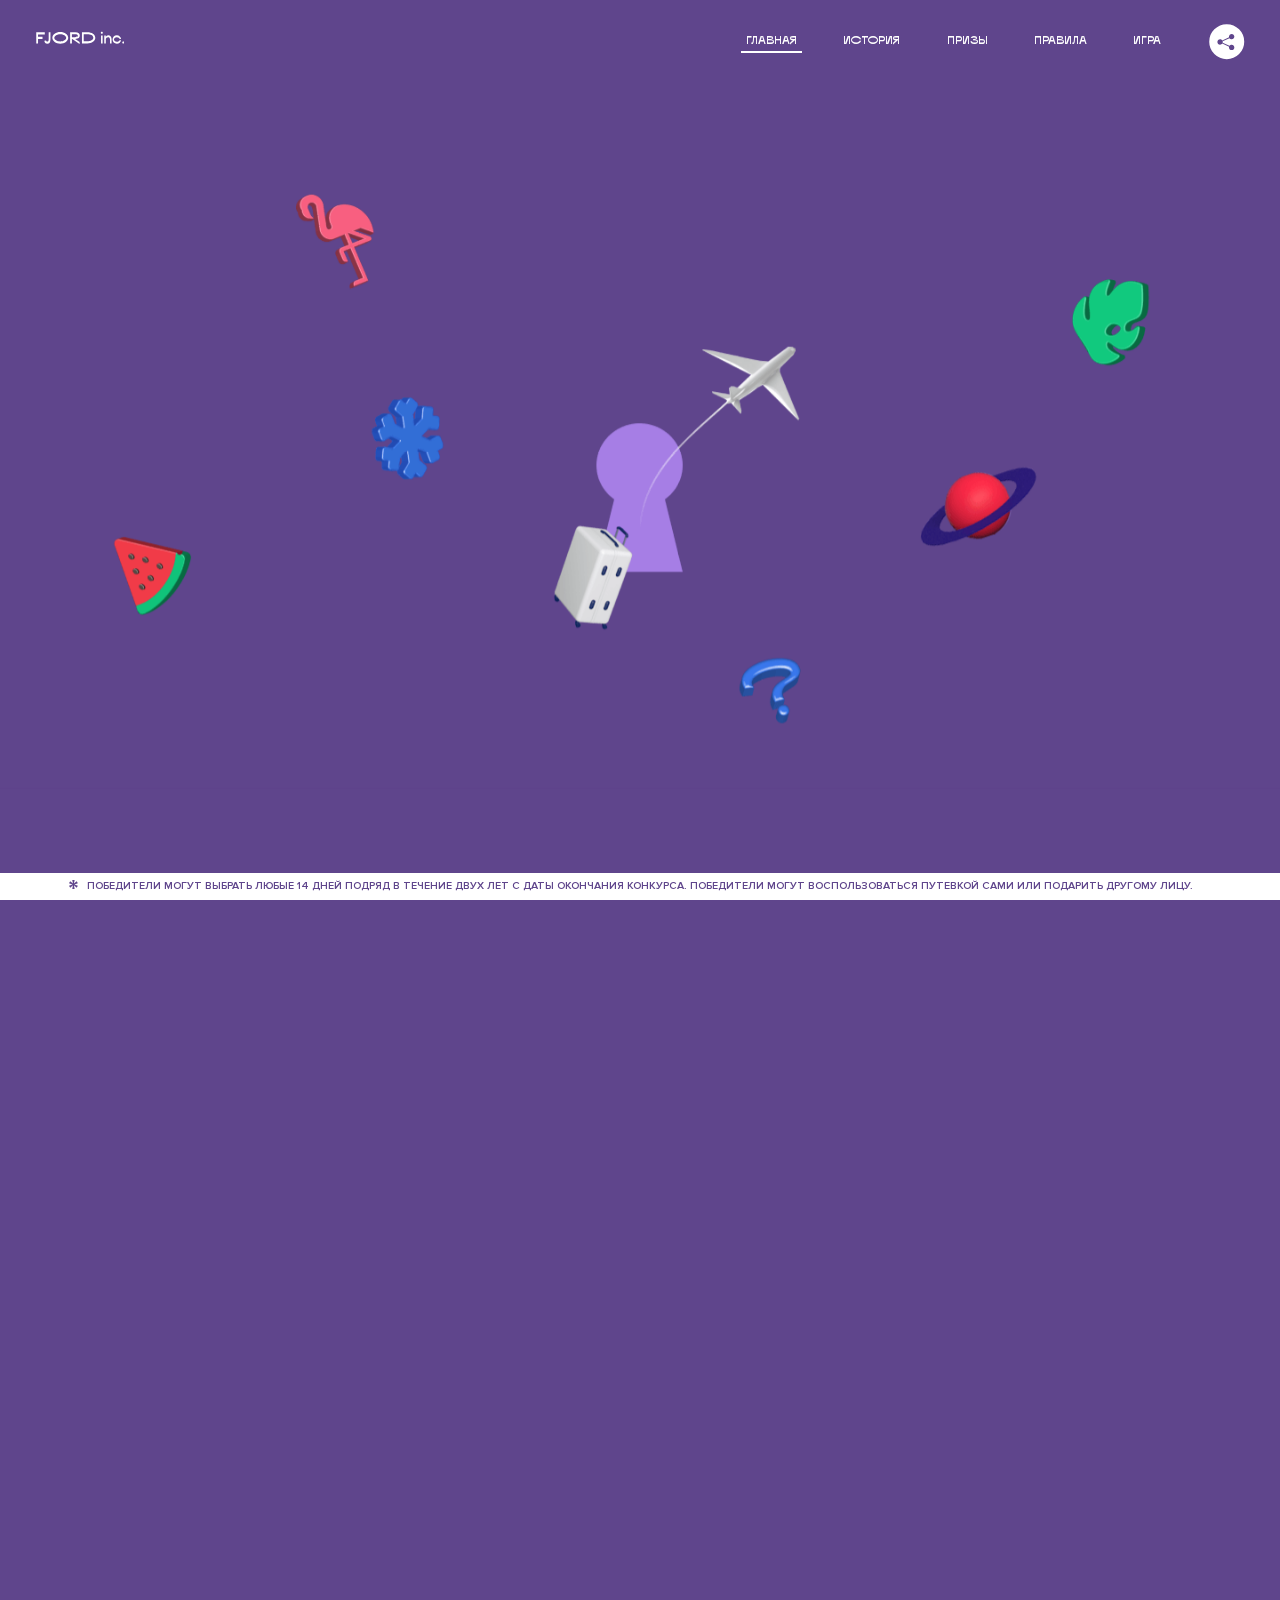
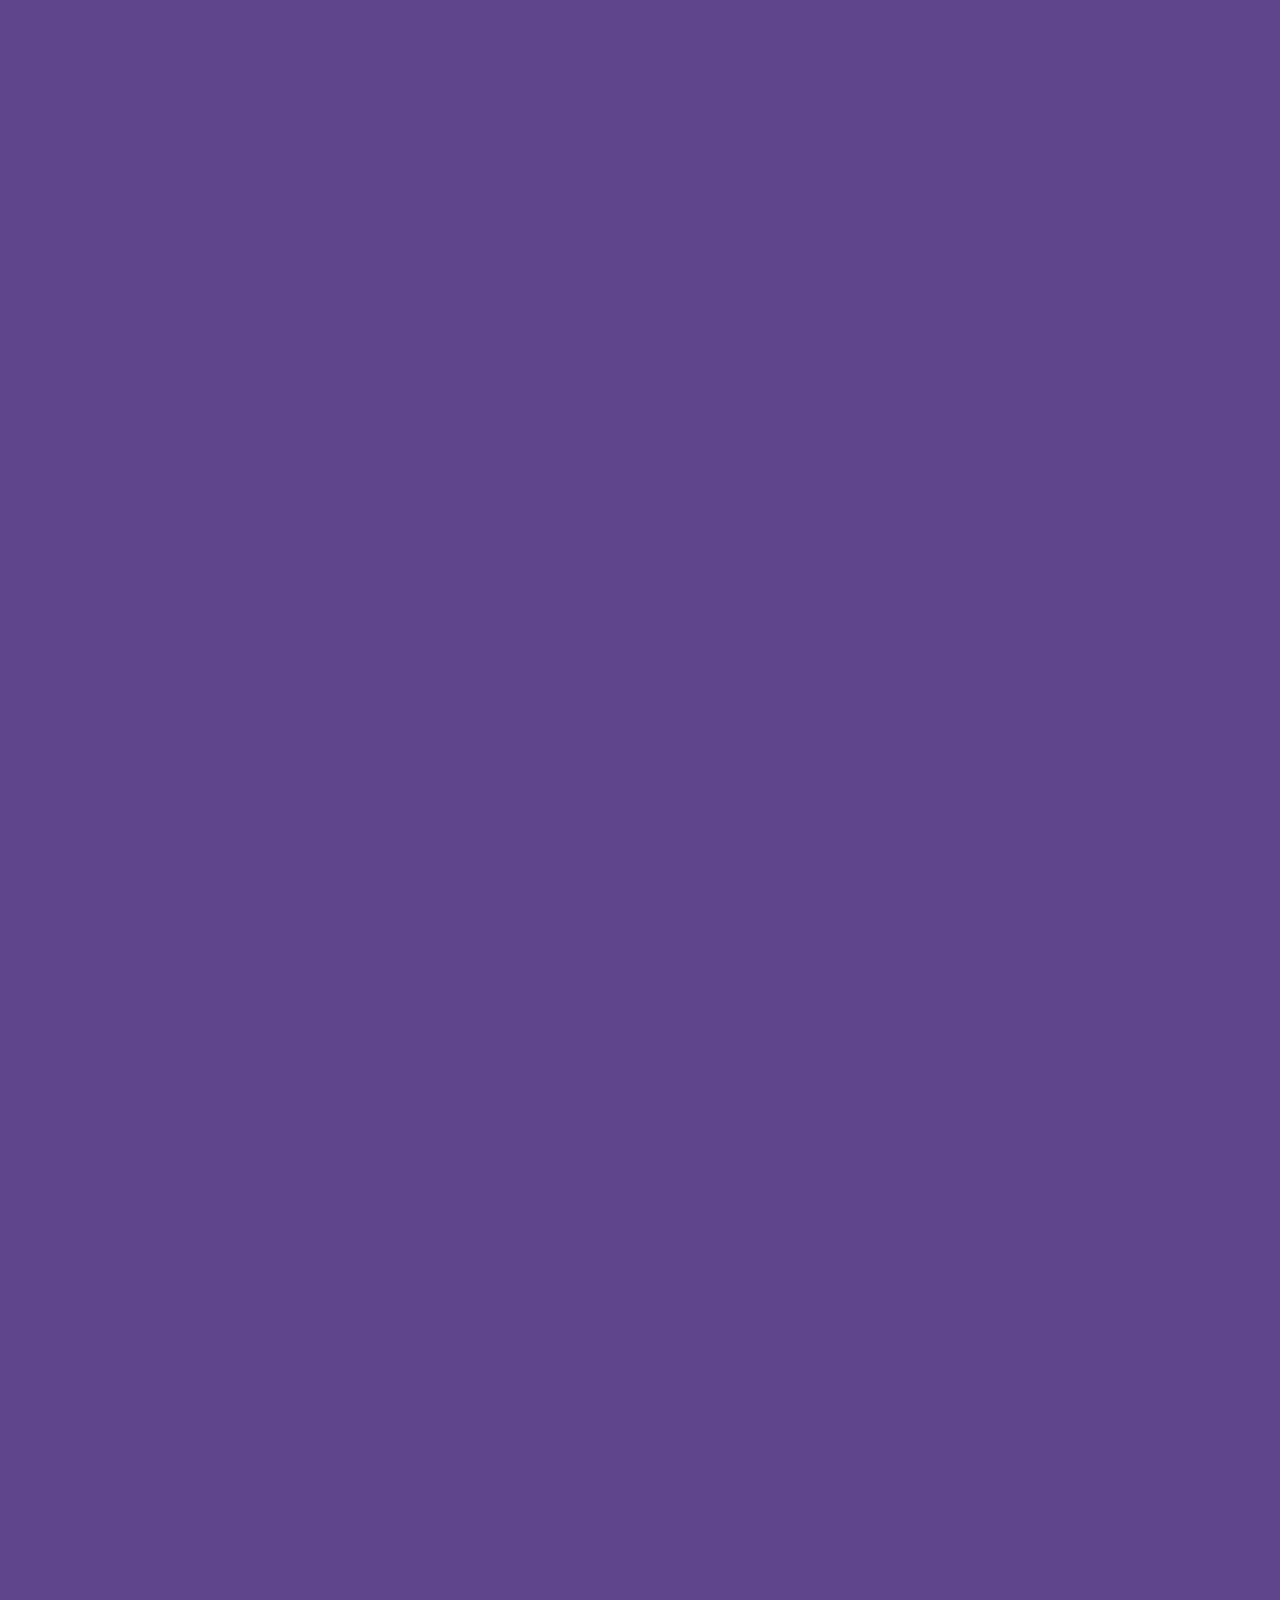
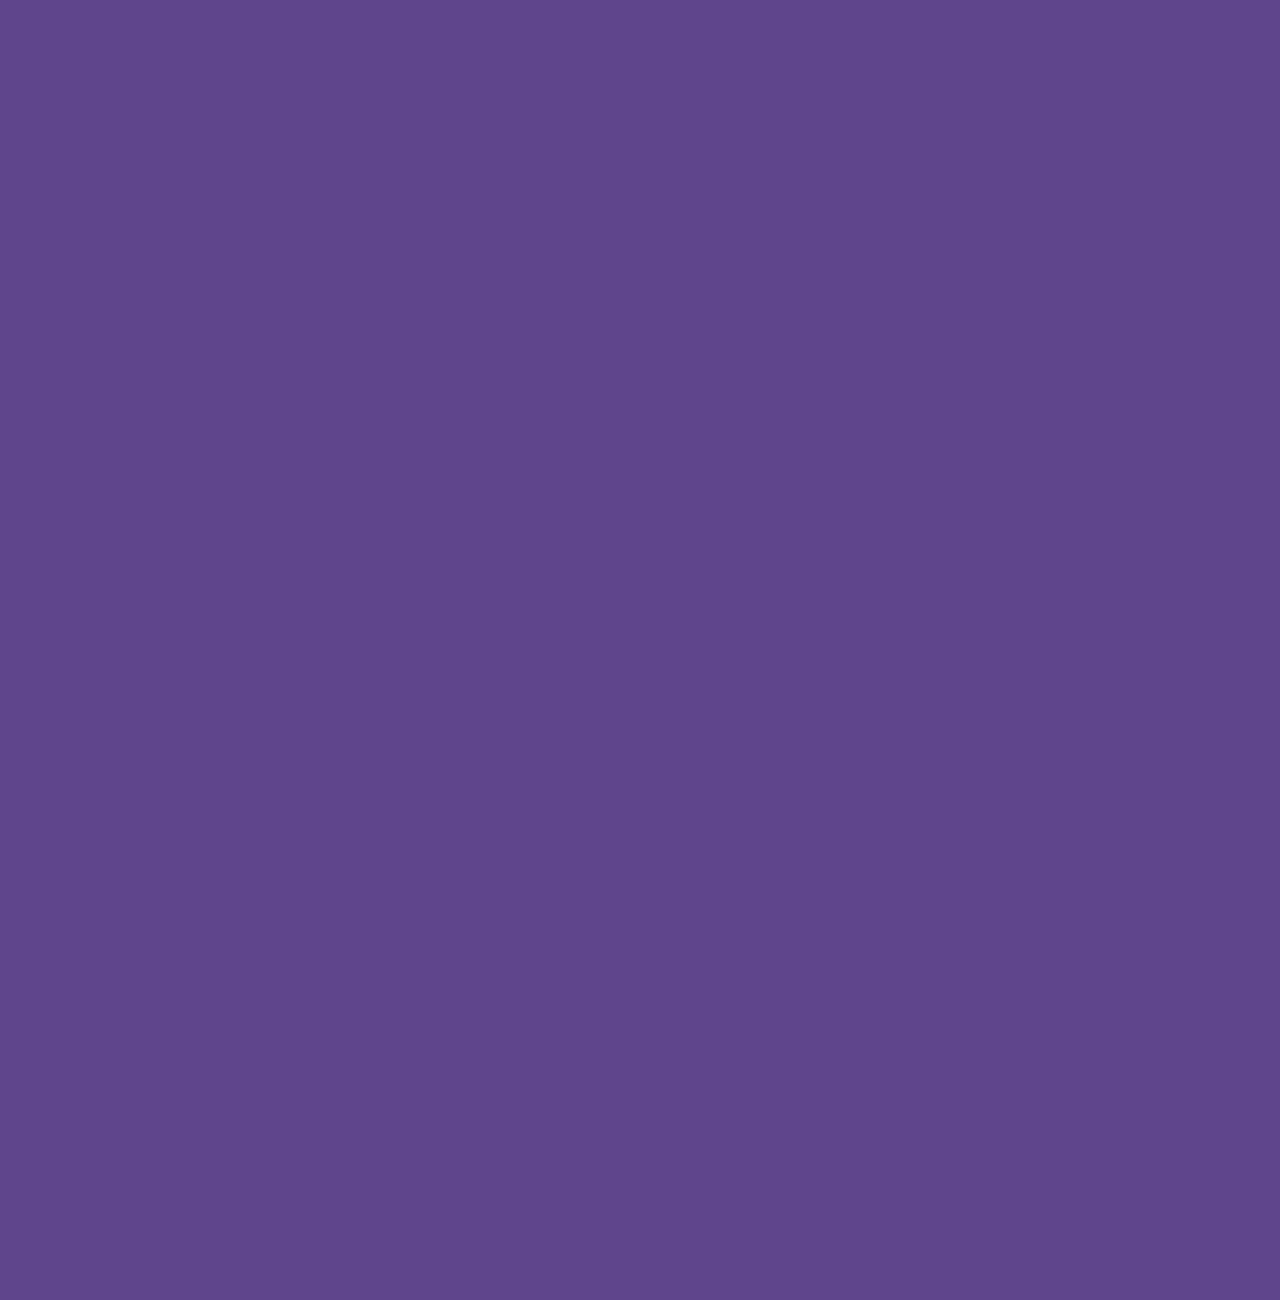
<file: 12/index.html>
<!DOCTYPE html>
<html lang="ru">
  <head>
    <meta charset="UTF-8">
    <meta name="description" content="">
    <meta name="viewport" content="width=device-width, initial-scale=1.0">
    <meta http-equiv="X-UA-Compatible" content="ie=edge">
    <title>Mysterious Vacation</title>
    <link rel="stylesheet" href="css/style.min.css">
  <link href="css/style.min.css" rel="stylesheet">  <base href="https://htmlacademy-animation.github.io/472965-magic-vacation-1/12/">
</head>
  <body>
    <header class="page-header js-header">
      <div class="page-header__wrapper">
        <a href="#" class="page-header__logo" aria-label="Перейти на страницу FJORD.Inc">
          <svg width="100" height="15" viewBox="0 0 100 15" fill="none" xmlns="http://www.w3.org/2000/svg">
            <path d="M0.26 1.4V14H2.276V8.906H7.334V6.44H2.276V3.848H9.872V1.4H0.26ZM12.733 14.36C15.127 14.36 16.243 12.65 16.243 9.5V1.4H14.263V8.96C14.263 11.21 13.723 11.876 12.733 11.876C11.833 11.876 11.473 11.3 11.347 10.58L9.36702 10.94C9.63702 13.046 10.663 14.36 12.733 14.36ZM18.3918 7.7C18.3918 11.372 22.3878 14.36 27.3198 14.36C32.2518 14.36 36.2478 11.372 36.2478 7.7C36.2478 4.028 32.2518 1.04 27.3198 1.04C22.3878 1.04 18.3918 4.028 18.3918 7.7ZM20.6058 7.7C20.6058 5.378 23.6118 3.524 27.3198 3.524C30.9918 3.524 33.9798 5.378 33.9798 7.7C33.9798 10.004 30.9918 11.858 27.3198 11.858C23.6118 11.858 20.6058 10.004 20.6058 7.7ZM40.403 14V8.906H40.799L49.079 14.702V12.38L44.039 8.906H44.201C47.999 8.906 49.277 7.304 49.277 5.162C49.277 3.092 47.999 1.4 44.201 1.4H38.387V14H40.403ZM43.535 3.722C45.785 3.722 47.045 4.136 47.045 5.432C47.045 6.764 45.785 7.034 43.535 7.034H40.403V3.722H43.535ZM51.6936 1.382V14H57.8676C62.7456 14 66.7236 11.534 66.7236 7.7C66.7236 3.848 62.7456 1.382 57.8676 1.382H51.6936ZM53.7096 11.624V3.722H57.5436C61.5396 3.722 64.4916 5.018 64.4916 7.7C64.4916 10.238 61.5396 11.624 57.5436 11.624H53.7096ZM73.1832 14.018H74.9832V5H73.1832V14.018ZM72.9132 1.976C72.9132 2.57 73.3992 3.092 74.0832 3.092C74.7492 3.092 75.2352 2.57 75.2352 1.976C75.2352 1.382 74.7672 0.805999 74.0832 0.805999C73.3812 0.805999 72.9132 1.382 72.9132 1.976ZM76.7867 14H78.5687V9.104C78.7487 8.006 79.5947 6.962 81.0887 6.962C82.1147 6.962 83.2667 7.448 83.2667 9.554V14H85.0487V9.014C85.0487 6.152 83.2307 4.73 81.3587 4.73C79.9187 4.73 79.0727 5.558 78.5687 6.854V5H76.7867V14ZM90.9898 14.27C93.5098 14.27 95.3818 12.506 95.7238 10.328H94.0498C93.7258 11.3 92.6998 12.02 90.9898 12.02C88.8478 12.02 87.7678 10.922 87.7678 9.59C87.7678 8.24 88.8478 6.962 90.9898 6.962C92.7538 6.962 93.7978 7.844 94.0858 8.924H95.7418C95.4358 6.71 93.6178 4.73 90.9898 4.73C88.0918 4.73 86.1298 7.124 86.1298 9.59C86.1298 12.074 88.1278 14.27 90.9898 14.27ZM97.0693 12.938C97.0693 13.658 97.5553 14.144 98.2753 14.144C98.9953 14.144 99.4813 13.658 99.4813 12.938C99.4813 12.2 98.9953 11.714 98.2753 11.714C97.5553 11.714 97.0693 12.2 97.0693 12.938Z" fill="currentColor"></path>
          </svg>
        </a>
        <button class="page-header__toggler js-menu-toggler" type="button" aria-label="Управление мобильным меню">
          <span>Меню</span>
        </button>
        <nav class="page-header__nav">
          <div class="page-header__menu js-menu" id="menu">
            <ul>
              <li>
                <a class="js-menu-link" href="#top" data-href="top">главная</a>
              </li>
              <li>
                <a class="js-menu-link" href="#story" data-href="story">история</a>
              </li>
              <li>
                <a class="js-menu-link" href="#prizes" data-href="prizes">призы</a>
              </li>
              <li>
                <a class="js-menu-link" href="#rules" data-href="rules">правила</a>
              </li>
              <li>
                <a class="js-menu-link" href="#game" data-href="game">игра</a>
              </li>
            </ul>
          </div>
          <div class="page-header__social">
            <div class="social-block js-social-block">
              <button class="social-block__toggler" aria-label="Управлять блоком с социальными кнопками">
                <svg width="26" height="22" viewBox="0 0 27 22" fill="none" xmlns="http://www.w3.org/2000/svg">
                  <path d="M19.6721 7.43664C21.6273 7.43664 23.213 5.85095 23.213 3.89566C23.213 1.94037 21.6273 0.354675 19.6721 0.354675C17.7168 0.354675 16.1311 1.94037 16.1311 3.89566C16.1311 4.19968 16.1728 4.49178 16.2458 4.77345L7.21751 8.95527C6.57519 8.05214 5.52303 7.46049 4.33078 7.46049C2.37549 7.46049 0.789795 9.04618 0.789795 11.0015C0.789795 12.9568 2.37549 14.5425 4.33078 14.5425C5.52303 14.5425 6.57668 13.9508 7.21751 13.0477L16.2458 17.2295C16.1743 17.5112 16.1311 17.8033 16.1311 18.1073C16.1311 20.0626 17.7168 21.6483 19.6721 21.6483C21.6273 21.6483 23.213 20.0626 23.213 18.1073C23.213 16.152 21.6273 14.5663 19.6721 14.5663C18.4798 14.5663 17.4262 15.158 16.7853 16.0611L7.75701 11.8793C7.82854 11.5976 7.87176 11.3055 7.87176 11.0015C7.87176 10.6974 7.83003 10.4053 7.75701 10.1237L16.7853 5.94186C17.4262 6.84499 18.4783 7.43664 19.6721 7.43664Z" fill="currentColor"></path>
                </svg>
              </button>
              <ul class="social-block__list">
                <li>
                  <a class="social-block__link social-block__link--fb" href="#" aria-label="Мы на Facebook">
                    <svg width="8" height="17" viewBox="0 0 8 17" fill="none" xmlns="http://www.w3.org/2000/svg">
                      <path d="M4.24646 16.9899H1.09275L1.05793 8.49828H0V5.30707H1.05793V3.81124C1.05793 1.42084 2.57654 0 5.21735 0H7.41758V3.18585H5.30841C4.28262 3.18585 4.2478 3.48582 4.2478 4.24914V5.30707H7.42964L7.16716 8.49828H4.2478V16.9899H4.24646Z" fill="currentColor"></path>
                    </svg>
                  </a>
                </li>
                <li>
                  <a class="social-block__link social-block__link--insta" href="#" aria-label="Мы в Instagram">
                    <svg width="15" height="15" viewBox="0 0 15 15" fill="none" xmlns="http://www.w3.org/2000/svg">
                      <path d="M11.0197 0H4.19806C2.14246 0 0.471191 1.66993 0.471191 3.72285V10.5499C0.471191 12.6082 2.14112 14.2727 4.19806 14.2727H11.0197C13.0753 14.2727 14.7466 12.6082 14.7466 10.5499V3.72285C14.7466 1.67127 13.0753 0 11.0197 0ZM11.0197 12.4849H4.19806C3.13076 12.4849 2.26432 11.6158 2.26432 10.5512V3.72419C2.26432 2.65956 3.13076 1.79715 4.19806 1.79715H11.0197C12.087 1.79715 12.9535 2.6609 12.9535 3.72419V10.5512C12.9535 11.6145 12.087 12.4849 11.0197 12.4849Z" fill="currentColor"></path>
                      <path d="M7.60887 3.11084C5.38989 3.11084 3.58203 4.9187 3.58203 7.14036C3.58203 9.35532 5.38989 11.1645 7.60887 11.1645C9.83053 11.1645 11.6357 9.35666 11.6357 7.14036C11.6357 4.9187 9.83053 3.11084 7.60887 3.11084ZM7.60887 9.36871C6.37551 9.36871 5.37784 8.37372 5.37784 7.14036C5.37784 5.90699 6.37551 4.90665 7.60887 4.90665C8.83822 4.90665 9.84259 5.90833 9.84259 7.14036C9.84392 8.37238 8.83822 9.36871 7.60887 9.36871Z" fill="currentColor"></path>
                      <path d="M11.3573 2.35962C10.8256 2.35962 10.3931 2.79752 10.3931 3.32381C10.3931 3.85546 10.8256 4.29336 11.3573 4.29336C11.8862 4.29336 12.3215 3.85546 12.3215 3.32381C12.3215 2.79752 11.8862 2.35962 11.3573 2.35962Z" fill="currentColor"></path>
                    </svg>
                  </a>
                </li>
                <li>
                  <a class="social-block__link social-block__link--vk" href="#" aria-label="Мы ВКонтакте">
                    <svg width="17" height="10" viewBox="0 0 17 10" fill="none" xmlns="http://www.w3.org/2000/svg">
                      <path d="M14.1234 4.9002C14.1234 4.9002 16.3623 1.72708 16.5866 0.680242C16.6595 0.312285 16.4947 0.103188 16.1069 0.103188C16.1069 0.103188 14.8193 0.103188 14.168 0.103188C13.7235 0.103188 13.5587 0.293278 13.4235 0.579768C13.4235 0.579768 12.3724 2.82553 11.0969 4.24712C10.6861 4.70333 10.4781 4.84318 10.2511 4.84318C10.0646 4.84318 9.98625 4.6911 9.98625 4.27834V0.649016C9.98625 0.147997 9.92545 0.00135496 9.5066 0.00135496H6.39628C6.15578 0.00135496 6.0085 0.134417 6.0085 0.324506C6.0085 0.801084 6.73406 0.908351 6.73406 2.20231V4.87305C6.73406 5.40529 6.70569 5.61575 6.45303 5.61575C5.78016 5.61575 4.19528 3.30618 3.30623 0.678887C3.12923 0.145282 2.93737 0 2.43475 0H0.486409C0.205373 0 0 0.190085 0 0.476576C0 0.991172 0.60666 3.40801 2.99277 6.64358C4.59927 8.8201 6.70569 10 8.60269 10C9.76196 10 10.0416 9.80312 10.0416 9.31432V7.63883C10.0416 7.22607 10.2065 7.04956 10.4429 7.04956C10.7078 7.04956 11.1847 7.13238 12.2805 8.22268C13.5843 9.47862 13.6762 10 14.3896 10H16.5676C16.7919 10 17 9.89273 17 9.52342C17 9.02919 16.3623 8.15343 15.384 7.10659C14.9801 6.56755 14.3302 5.98914 14.1248 5.72301C13.8275 5.40801 13.9154 5.23014 14.1234 4.9002Z" fill="currentColor"></path>
                    </svg>
                  </a>
                </li>
              </ul>
            </div>
          </div>
        </nav>
      </div>
    </header>

    <main class="page-content">
      <section class="animation-screen"></section>

      <section class="screen screen--hidden screen--intro js-scrollspy" id="top">
        <div class="screen__wrapper">
          <div class="intro">
            <h1 class="intro__title">Таинственный отпуск</h1>
            <div class="intro__content">
              <div class="intro__info">
                <p class="intro__label">Даты проведения конкурса:</p>
                <p class="intro__date">01 — 31.05 / 2020</p>
              </div>
              <div class="intro__message">
                <p>
                  Отгадай первым место назначения и&nbsp;отправься
                  в&nbsp;путешествие в&nbsp;любое время или получи один из
                  многочисленных призов
                  <svg width="16" height="16" viewBox="0 0 10 10" fill="none" xmlns="http://www.w3.org/2000/svg">
                    <path d="M0 6.35337L3.90271 4.99012L0 3.64663L1.34615 1.32374L4.44287 4.01073L3.67364 0H6.34615L5.57692 4.01073L8.65385 1.32374L10 3.64663L6.13405 4.99012L10 6.35337L8.65385 8.65651L5.57692 5.98927L6.34615 10H3.67364L4.44287 5.96952L1.34615 8.65651L0 6.35337Z" fill="currentColor"></path>
                  </svg>
                </p>
              </div>
            </div>
          </div>
        </div>
        <div class="screen__footer js-footer">
          <button class="screen__footer-enlarge js-footer-toggler" type="button" aria-label="Показать сообщение">
            <svg width="10" height="10" viewBox="0 0 10 10" fill="none" xmlns="http://www.w3.org/2000/svg">
              <path d="M0 6.35337L3.90271 4.99012L0 3.64663L1.34615 1.32374L4.44287 4.01073L3.67364 0H6.34615L5.57692 4.01073L8.65385 1.32374L10 3.64663L6.13405 4.99012L10 6.35337L8.65385 8.65651L5.57692 5.98927L6.34615 10H3.67364L4.44287 5.96952L1.34615 8.65651L0 6.35337Z" fill="currentColor"></path>
            </svg>
          </button>
          <button class="screen__footer-collapse js-footer-toggler" type="button" aria-label="Скрыть сообщение">
            <svg width="13" height="13" viewBox="0 0 13 13" fill="none" xmlns="http://www.w3.org/2000/svg">
              <line x1="12.3536" y1="0.353553" x2="0.738349" y2="11.9688" stroke="currentColor"></line>
              <line x1="0.738319" y1="0.539925" x2="12.3535" y2="12.1551" stroke="currentColor"></line>
            </svg>
          </button>
          <div class="screen__footer-wrapper">
            <div class="screen__footer-announce">
              <p class="screen__footer-label">Даты проведения конкурса:</p>
              <p class="screen__footer-date">01 — 31.05 / 2020</p>
            </div>
            <div class="screen__footer-note">
              <p>
                <svg width="10" height="10" viewBox="0 0 10 10" fill="none" xmlns="http://www.w3.org/2000/svg">
                  <path d="M0 6.35337L3.90271 4.99012L0 3.64663L1.34615 1.32374L4.44287 4.01073L3.67364 0H6.34615L5.57692 4.01073L8.65385 1.32374L10 3.64663L6.13405 4.99012L10 6.35337L8.65385 8.65651L5.57692 5.98927L6.34615 10H3.67364L4.44287 5.96952L1.34615 8.65651L0 6.35337Z" fill="currentColor"></path>
                </svg>
                <span>Победители могут выбрать любые 14 дней подряд в&nbsp;течение
                  двух лет с&nbsp;даты окончания конкурса. Победители могут
                  воспользоваться путевкой сами или подарить другому лицу.</span>
              </p>
            </div>
          </div>
        </div>
      </section>

      <section class="screen screen--hidden screen--story js-scrollspy" id="story">
        <div class="slider swiper-container js-slider">
          <div class="swiper-wrapper">
            <div class="slider__item swiper-slide">
              <h2 class="slider__item-title">История</h2>
              <p class="slider__item-text">
                Джеймс Таргет был основателем компании &laquo;Fjord Inc.&raquo;.
                С&nbsp;1965 года &laquo;Fjord Inc.&raquo; прославилась надёжными
                и&nbsp;удобными чемоданами и&nbsp;аксессуарами для туристов.
              </p>
            </div>

            <div class="slider__item swiper-slide">
              <p class="slider__item-text">
                Когда Джеймсу было 7&nbsp;лет, в&nbsp;их&nbsp;доме гостил
                дядюшка и&nbsp;развлекал детей рассказами о&nbsp;своей поездке
                в&nbsp;место, показавшееся малышу Таргету невероятным. Тогда
                Джеймс решил, что однажды посетит его, но&nbsp;не&nbsp;будет
                рассказывать о&nbsp;мечте, пока не&nbsp;осуществит.
              </p>
            </div>

            <div class="slider__item swiper-slide">
              <p class="slider__item-text">
                Джеймс Таргет стал увлеченным путешественником. Он&nbsp;посетил
                5&nbsp;континентов, 126&nbsp;стран.
              </p>
            </div>

            <div class="slider__item swiper-slide">
              <p class="slider__item-text">
                Он&nbsp;сплавлялся по&nbsp;Амазонке и&nbsp;погружался
                в&nbsp;пещеры Франции, медитировал в&nbsp;горах Тибета
                и&nbsp;пожимал руку вождя племени Акугауа.
              </p>
            </div>

            <div class="slider__item swiper-slide">
              <p class="slider__item-text">
                Из&nbsp;своих поездок Джеймс Таргет привозил идеи, как сделать
                свои чемоданы &laquo;Fjord Inc.&raquo; удобными
                и&nbsp;приспособленными к&nbsp;разным дорожным условиям.
              </p>
            </div>

            <div class="slider__item swiper-slide">
              <p class="slider__item-text">
                Всё это время Джеймс не&nbsp;оставлял идею поездки своей мечты.
                Однако, как только он&nbsp;брался за&nbsp;планирование,
                возникали препятствия, не&nbsp;позволяющие отправиться туда.
              </p>
            </div>

            <div class="slider__item swiper-slide">
              <p class="slider__item-text">
                В&nbsp;возрасте 67&nbsp;лет Джеймс Таргет попал под лавину
                и&nbsp;погиб. В&nbsp;своём завещании он&nbsp;поручил отправить
                в&nbsp;заветное путешествие трёх смельчаков, единых с&nbsp;ним
                духом.
              </p>
            </div>

            <div class="slider__item swiper-slide">
              <p class="slider__item-text">
                Тех, кто сможет узнать таинственное место, задавая вопросы
                специально обученному ИИ&nbsp;&laquo;Соне&raquo;, ждет
                фантастическое путешествие.
              </p>
            </div>
          </div>
          <div class="slider__controls">
            <button class="slider__control slider__control--prev js-control-prev" type="button" aria-label="Показать предыдущую историю">
              <svg width="12" height="22" viewBox="0 0 12 22" fill="none" xmlns="http://www.w3.org/2000/svg">
                <path d="M11 1L1 11L11 21" stroke="currentColor" stroke-width="2" stroke-linejoin="round"></path>
              </svg>
            </button>
            <button class="slider__control slider__control--next js-control-next" type="button" aria-label="Показать следующую историю">
              <svg width="12" height="22" viewBox="0 0 12 22" fill="none" xmlns="http://www.w3.org/2000/svg">
                <path d="M1 1L11 11L1 21" stroke="currentColor" stroke-width="2" stroke-linejoin="round"></path>
              </svg>
            </button>
          </div>
          <div class="slider__pagination swiper-pagination"></div>
        </div>
      </section>

      <section class="screen screen--hidden screen--prizes js-scrollspy" id="prizes">
        <div class="screen__wrapper">
          <div class="prizes">
            <h2 class="prizes__title">ПРизы</h2>
            <div class="prizes__lead">
              <p>Найди ответ и&nbsp;получи один из&nbsp;призов:</p>
            </div>
            <ul class="prizes__list">
              <li class="prizes__item prizes__item--journeys">
                <div class="prizes__icon">
                  <picture>
                    <img alt="">
                  </picture>
                </div>
                <p class="prizes__desc">
                  <b>3</b>
                  <span>загадочных путешествия</span>
                </p>
              </li>
              <li class="prizes__item prizes__item--cases">
                <div class="prizes__icon">
                  <picture>
                    <img alt="">
                  </picture>
                </div>
                <p class="prizes__desc">
                  <b>1</b>
                  <span>надежных чемоданов</span>
                </p>
              </li>
              <li class="prizes__item prizes__item--codes">
                <div class="prizes__icon">
                  <picture>
                    <img alt="">
                  </picture>
                </div>
                <p class="prizes__desc">
                  <b>11</b>
                  <span>
                    промокодов на&nbsp;скидку 15%
                    <svg width="10" height="10" viewBox="0 0 10 10" fill="none" xmlns="http://www.w3.org/2000/svg">
                      <path d="M0 6.35337L3.90271 4.99012L0 3.64663L1.34615 1.32374L4.44287 4.01073L3.67364 0H6.34615L5.57692 4.01073L8.65385 1.32374L10 3.64663L6.13405 4.99012L10 6.35337L8.65385 8.65651L5.57692 5.98927L6.34615 10H3.67364L4.44287 5.96952L1.34615 8.65651L0 6.35337Z" fill="currentColor"></path>
                    </svg>
                  </span>
                </p>
              </li>
            </ul>
          </div>
        </div>
        <div class="screen__footer js-footer">
          <button class="screen__footer-enlarge js-footer-toggler" type="button" aria-label="Показать сообщение">
            <svg width="10" height="10" viewBox="0 0 10 10" fill="none" xmlns="http://www.w3.org/2000/svg">
              <path d="M0 6.35337L3.90271 4.99012L0 3.64663L1.34615 1.32374L4.44287 4.01073L3.67364 0H6.34615L5.57692 4.01073L8.65385 1.32374L10 3.64663L6.13405 4.99012L10 6.35337L8.65385 8.65651L5.57692 5.98927L6.34615 10H3.67364L4.44287 5.96952L1.34615 8.65651L0 6.35337Z" fill="currentColor"></path>
            </svg>
          </button>
          <button class="screen__footer-collapse js-footer-toggler" type="button" aria-label="Скрыть сообщение">
            <svg width="13" height="13" viewBox="0 0 13 13" fill="none" xmlns="http://www.w3.org/2000/svg">
              <line x1="12.3536" y1="0.353553" x2="0.738349" y2="11.9688" stroke="currentColor"></line>
              <line x1="0.738319" y1="0.539925" x2="12.3535" y2="12.1551" stroke="currentColor"></line>
            </svg>
          </button>
          <div class="screen__footer-wrapper">
            <div class="screen__footer-announce">
              <p class="screen__footer-label">Даты проведения конкурса:</p>
              <p class="screen__footer-date">01 — 31.05 / 2020</p>
            </div>
            <div class="screen__footer-note">
              <p>
                <svg width="10" height="10" viewBox="0 0 10 10" fill="none" xmlns="http://www.w3.org/2000/svg">
                  <path d="M0 6.35337L3.90271 4.99012L0 3.64663L1.34615 1.32374L4.44287 4.01073L3.67364 0H6.34615L5.57692 4.01073L8.65385 1.32374L10 3.64663L6.13405 4.99012L10 6.35337L8.65385 8.65651L5.57692 5.98927L6.34615 10H3.67364L4.44287 5.96952L1.34615 8.65651L0 6.35337Z" fill="currentColor"></path>
                </svg>
                <span>Скидка&nbsp;15% на&nbsp;единоразовое приобретение путёвки
                  с&nbsp;1&nbsp;июня 2020 по&nbsp;31&nbsp;мая 2022&nbsp;года.
                  Суммируется с&nbsp;другими акциями</span>
              </p>
            </div>
          </div>
        </div>
      </section>

      <section class="screen screen--hidden screen--rules js-scrollspy" id="rules">
        <div class="screen__wrapper">
          <div class="rules">
            <h2 class="rules__title">Правила</h2>
            <div class="rules__lead">
              <p>
                Для того чтобы получить наследство Джеймса Таргета, тебе нужно
                выведать у&nbsp;&laquo;Сони&raquo;, куда предстоит отправиться
                тебе в&nbsp;случае победы
              </p>
            </div>
            <ol class="rules__list">
              <li class="rules__item">
                <p>Тебе отводится <br>5&nbsp;минут</p>
              </li>
              <li class="rules__item">
                <p>Задавай любые вопросы в&nbsp;текстовом поле</p>
              </li>
              <li class="rules__item">
                <p>Нажимай кнопку &laquo;Узнать&raquo;, чтобы получить ответ</p>
              </li>
              <li class="rules__item">
                <p>&laquo;Соня&raquo; может отвечать только&nbsp;Да или Нет</p>
              </li>
            </ol>
            <a href="#game" class="rules__link btn">Погнали!</a>
          </div>
        </div>
        <div class="screen__disclaimer">
          <div class="disclaimer">
            <ul>
              <li>
                <a href="#">Правовая информация</a>
              </li>
              <li>
                <a href="#">Подробные правила</a>
              </li>
            </ul>
          </div>
        </div>
      </section>

      <section class="screen screen--hidden screen--game js-scrollspy" id="game">
        <div class="screen__wrapper">
          <div class="game">
            <div class="game__header">
              <h2 class="game__title">Игра</h2>
              <div class="game__counter"><span>05</span>:<span>00</span></div>
            </div>
            <div class="game__body">
              <div class="chat">
                <div class="chat__body js-chat">
                  <ul class="chat__list" id="messages"></ul>
                </div>
                <div class="chat__footer">
                  <form action="#" method="post" class="form" id="message-form">
                    <label for="message-field" class="visually-hidden">Поле для ввода вопроса</label>
                    <input type="text" class="form__field" id="message-field">
                    <button class="form__button btn">
                      Узнать
                      <svg width="18" height="19" viewBox="0 0 18 19" fill="none" xmlns="http://www.w3.org/2000/svg">
                        <path stroke="currentColor" stroke-width="2" d="M9 19V1"></path>
                        <path d="M1 9l8-8 8 8" stroke="currentColor" stroke-width="2" stroke-linejoin="round"></path>
                      </svg>
                    </button>
                  </form>
                </div>
              </div>
            </div>
            <!-- временные кнопки для показа результата -->
            <div class="game__buttons">
              <button class="game__button btn js-show-result" type="button" data-target="result">
                Положительный результат
              </button>
              <button class="game__button btn js-show-result" type="button" data-target="result2">
                Положительный результат - 2
              </button>
              <button class="game__button btn js-show-result" type="button" data-target="result3">
                Отрицательный результат
              </button>
            </div>
          </div>
        </div>
      </section>

      <section class="screen screen--hidden screen--result" id="result">
        <div class="screen__wrapper">
          <div class="result result--trip">
            <div class="result__image">
              <picture>
                <source srcset="img/result1-mob.png 1x, img/result1-mob@2x.png 2x" media="(max-width: 768px) and (orientation: portrait)">
                <img src="img/result1.png" srcset="img/result1@2x.png 2x" alt="">
              </picture>
            </div>
            <h2 class="result__title">
              <span class="visually-hidden">ПОбеда!</span>
              <svg class="result__title_victory" xmlns="http://www.w3.org/2000/svg" viewBox="0 0 568.85 109.24">
                <path d="M16,24.44V92H2.6V8H75V92H61.52V24.44H16Z" transform="translate(-2.1 -1.5)" fill="none" stroke="currentColor">
                  <animate attributeName="stroke-dasharray" fill="freeze" begin="indefinite"></animate>
                </path>
                <path d="M148.76,5.6c32.88,0,59.52,19.92,59.52,44.4s-26.64,44.4-59.52,44.4S89.24,74.48,89.24,50,115.88,5.6,148.76,5.6Zm0,72.12c24.48,0,44.4-12.36,44.4-27.72s-19.92-27.84-44.4-27.84C124,22.16,104,34.52,104,50S124,77.72,148.76,77.72Z" transform="translate(-2.1 -1.5)" fill="none" stroke="currentColor">
                  <animate attributeName="stroke-dasharray" fill="freeze" begin="indefinite"></animate>
                </path>
                <path d="M287.36,8V24.44H236v14.4h25.32c25.44,0,34,11.16,34,26.52,0,15.6-8.52,26.64-34,26.64H222.56V8h64.8ZM256.88,76.52c15.12,0,23.52-2,23.52-11.52S272,54.44,256.88,54.44H236V76.52h20.88Z" transform="translate(-2.1 -1.5)" fill="none" stroke="currentColor">
                  <animate attributeName="stroke-dasharray" fill="freeze" begin="indefinite"></animate>
                </path>
                <path d="M371.47,8V24.44H320.84V41.6h33.6V58h-33.6V75.56h50.64V92H307.4V8h64.08Z" transform="translate(-2.1 -1.5)" fill="none" stroke="currentColor">
                  <animate attributeName="stroke-dasharray" fill="freeze" begin="indefinite"></animate>
                </path>
                <path d="M382.39,110.24V75.56h7.44c4.56-4.68,7.8-18.36,8.76-56L399,8h48.6V75.56h10v34.68H442.87V92H397v18.24H382.39Zm51.72-34.68V24.44H411.55v3.12c-0.48,22.44-3.24,37.68-7.2,48h29.76Z" transform="translate(-2.1 -1.5)" fill="none" stroke="currentColor">
                  <animate attributeName="stroke-dasharray" fill="freeze" begin="indefinite"></animate>
                </path>
                <path d="M463.75,92l28-84h27.12l28.08,84H533.47l-7.8-23.52h-37.8L480.07,92H463.75Zm56.64-40L507,11.84,493.51,52h26.88Z" transform="translate(-2.1 -1.5)" fill="none" stroke="currentColor">
                  <animate attributeName="stroke-dasharray" fill="freeze" begin="indefinite"></animate>
                </path>
                <path d="M554.12,70.4L555.55,2H569l1.44,68.4H554.12Zm8.28,6.36c4.8,0,8,3.24,8,8.16a8,8,0,1,1-16.08,0C554.35,80,557.59,76.76,562.39,76.76Z" transform="translate(-2.1 -1.5)" fill="none" stroke="currentColor">
                  <animate attributeName="stroke-dasharray" fill="freeze" begin="indefinite"></animate>
                </path>
              </svg>
            </h2>
            <div class="result__text">
              <p>ты&nbsp;отправляешься в&nbsp;Арктику!</p>
            </div>
            <div class="result__form">
              <form action="#" method="post" class="form form--result">
                <label for="email-field" class="form__label">зарегистрируй результат</label>
                <input type="email" class="form__field" id="email-field" placeholder="e-mail для регистации результата и получения приза" required="">
                <button class="form__button btn">
                  отправить
                  <svg width="18" height="19" viewBox="0 0 18 19" fill="none" xmlns="http://www.w3.org/2000/svg">
                    <path stroke="currentColor" stroke-width="2" d="M9 19V1"></path>
                    <path d="M1 9l8-8 8 8" stroke="currentColor" stroke-width="2" stroke-linejoin="round"></path>
                  </svg>
                </button>
              </form>
            </div>
          </div>
        </div>
      </section>

      <section class="screen screen--hidden screen--result" id="result2">
        <div class="screen__wrapper">
          <div class="result result--prize">
            <div class="result__image">
              <picture>
                <source srcset="img/result2-mob.png 1x, img/result2-mob@2x.png 2x" media="(max-width: 768px) and (orientation: portrait)">
                <img src="img/result2.png" srcset="img/result2@2x.png 2x" alt="">
              </picture>
            </div>
            <h2 class="result__title">
              <span class="visually-hidden">ПОбеда!</span>
              <svg class="result__title_victory" xmlns="http://www.w3.org/2000/svg" viewBox="0 0 568.85 109.24">
                <path d="M16,24.44V92H2.6V8H75V92H61.52V24.44H16Z" transform="translate(-2.1 -1.5)" fill="none" stroke="currentColor">
                  <animate attributeName="stroke-dasharray" fill="freeze" begin="indefinite"></animate>
                </path>
                <path d="M148.76,5.6c32.88,0,59.52,19.92,59.52,44.4s-26.64,44.4-59.52,44.4S89.24,74.48,89.24,50,115.88,5.6,148.76,5.6Zm0,72.12c24.48,0,44.4-12.36,44.4-27.72s-19.92-27.84-44.4-27.84C124,22.16,104,34.52,104,50S124,77.72,148.76,77.72Z" transform="translate(-2.1 -1.5)" fill="none" stroke="currentColor">
                  <animate attributeName="stroke-dasharray" fill="freeze" begin="indefinite"></animate>
                </path>

                <path d="M287.36,8V24.44H236v14.4h25.32c25.44,0,34,11.16,34,26.52,0,15.6-8.52,26.64-34,26.64H222.56V8h64.8ZM256.88,76.52c15.12,0,23.52-2,23.52-11.52S272,54.44,256.88,54.44H236V76.52h20.88Z" transform="translate(-2.1 -1.5)" fill="none" stroke="currentColor">
                  <animate attributeName="stroke-dasharray" fill="freeze" begin="indefinite"></animate>
                </path>
                <path d="M371.47,8V24.44H320.84V41.6h33.6V58h-33.6V75.56h50.64V92H307.4V8h64.08Z" transform="translate(-2.1 -1.5)" fill="none" stroke="currentColor">
                  <animate attributeName="stroke-dasharray" fill="freeze" begin="indefinite"></animate>
                </path>

                <path d="M382.39,110.24V75.56h7.44c4.56-4.68,7.8-18.36,8.76-56L399,8h48.6V75.56h10v34.68H442.87V92H397v18.24H382.39Zm51.72-34.68V24.44H411.55v3.12c-0.48,22.44-3.24,37.68-7.2,48h29.76Z" transform="translate(-2.1 -1.5)" fill="none" stroke="currentColor">
                  <animate attributeName="stroke-dasharray" fill="freeze" begin="indefinite"></animate>
                </path>
                <path d="M463.75,92l28-84h27.12l28.08,84H533.47l-7.8-23.52h-37.8L480.07,92H463.75Zm56.64-40L507,11.84,493.51,52h26.88Z" transform="translate(-2.1 -1.5)" fill="none" stroke="currentColor">
                  <animate attributeName="stroke-dasharray" fill="freeze" begin="indefinite"></animate>
                </path>
                <path d="M554.12,70.4L555.55,2H569l1.44,68.4H554.12Zm8.28,6.36c4.8,0,8,3.24,8,8.16a8,8,0,1,1-16.08,0C554.35,80,557.59,76.76,562.39,76.76Z" transform="translate(-2.1 -1.5)" fill="none" stroke="currentColor">
                  <animate attributeName="stroke-dasharray" fill="freeze" begin="indefinite"></animate>
                </path>
              </svg>
            </h2>
            <div class="result__text">
              <p>чемодан &laquo;Fjord&nbsp;Inc.&raquo;&nbsp;твой</p>
            </div>
            <div class="result__form">
              <form action="#" method="post" class="form form--result">
                <label for="email-field2" class="form__label">зарегистрируй результат</label>
                <input type="email" class="form__field" id="email-field2" placeholder="e-mail для регистации результата и получения приза" required="">
                <button class="form__button btn">
                  отправить
                  <svg width="18" height="19" viewBox="0 0 18 19" fill="none" xmlns="http://www.w3.org/2000/svg">
                    <path stroke="currentColor" stroke-width="2" d="M9 19V1"></path>
                    <path d="M1 9l8-8 8 8" stroke="currentColor" stroke-width="2" stroke-linejoin="round"></path>
                  </svg>
                </button>
              </form>
            </div>
          </div>
        </div>
      </section>

      <section class="screen screen--hidden screen--result" id="result3">
        <div class="screen__wrapper">
          <div class="result result--negative">
            <div class="result__image">
              <picture>
                <source srcset="img/result3-mob.png 1x, img/result3-mob@2x.png 2x" media="(max-width: 768px) and (orientation: portrait)">
                <img src="img/result3.png" srcset="img/result3@2x.png 2x" alt="">
              </picture>
            </div>
            <h2 class="result__title">
              <span class="visually-hidden">Не угадал!</span>
              <svg xmlns="http://www.w3.org/2000/svg" viewBox="0 0 660.77 109.24" class="result__title_lost">
                <path d="M2.66,92V8H16.1V42.2H53.3V8H66.74V92H53.3V58.64H16.1V92H2.66Z" transform="translate(-2.16 -1.5)" fill="none" stroke="currentColor">
                  <animate id="animateLetter" attributeName="stroke-dasharray" fill="freeze" begin="indefinite"></animate>
                </path>
                <path d="M147.62,8V24.44H97V41.6h33.6V58H97V75.56h50.64V92H83.54V8h64.08Z" transform="translate(-2.16 -1.5)" fill="none" stroke="currentColor">
                  <animate id="animateLetter" attributeName="stroke-dasharray" fill="freeze" begin="indefinite"></animate>
                </path>
                <path d="M199.22,8l20.52,42.36L235.34,8h16.44l-31,84H204.38l9.48-25.92L185.78,8h13.44Z" transform="translate(-2.16 -1.5)" fill="none" stroke="currentColor">
                  <animate id="animateLetter" attributeName="stroke-dasharray" fill="freeze" begin="indefinite"></animate>
                </path>
                <path d="M273.74,24.44V92H260.3V8h50.16V24.44H273.74Z" transform="translate(-2.16 -1.5)" fill="none" stroke="currentColor">
                  <animate id="animateLetter" attributeName="stroke-dasharray" fill="freeze" begin="indefinite"></animate>
                </path>
                <path d="M307.1,92l28-84h27.12l28.08,84H376.82L369,68.48h-37.8L323.42,92H307.1Zm56.64-40L350.3,11.84,336.86,52h26.88Z" transform="translate(-2.16 -1.5)" fill="none" stroke="currentColor">
                  <animate id="animateLetter" attributeName="stroke-dasharray" fill="freeze" begin="indefinite"></animate>
                </path>
                <path d="M396.38,110.24V75.56h7.44c4.56-4.68,7.8-18.36,8.76-56L412.94,8h48.6V75.56h10v34.68H456.86V92H411v18.24H396.38ZM448.1,75.56V24.44H425.54v3.12c-0.48,22.44-3.24,37.68-7.2,48H448.1Z" transform="translate(-2.16 -1.5)" fill="none" stroke="currentColor">
                  <animate id="animateLetter" attributeName="stroke-dasharray" fill="freeze" begin="indefinite"></animate>
                </path>
                <path d="M477.74,92l28-84h27.12L560.9,92H547.46l-7.8-23.52h-37.8L494.06,92H477.74Zm56.64-40-13.44-40.2L507.5,52h26.88Z" transform="translate(-2.16 -1.5)" fill="none" stroke="currentColor">
                  <animate id="animateLetter" attributeName="stroke-dasharray" fill="freeze" begin="indefinite"></animate>
                </path>
                <path d="M568.7,76.88a13.77,13.77,0,0,0,5,1c6.6,0,10.44-6.24,12-58.32L586.22,8h46.2V92H619V24.44H598.82l-0.12,3.12C597.14,81,589,94.4,573.74,94.4a28.55,28.55,0,0,1-6.72-.84Z" transform="translate(-2.16 -1.5)" fill="none" stroke="currentColor">
                  <animate id="animateLetter" attributeName="stroke-dasharray" fill="freeze" begin="indefinite"></animate>
                </path>
                <path d="M646.1,70.4L647.54,2H661l1.44,68.4H646.1Zm8.28,6.36c4.8,0,8,3.24,8,8.16a8,8,0,0,1-16.08,0C646.34,80,649.58,76.76,654.38,76.76Z" transform="translate(-2.16 -1.5)" fill="none" stroke="currentColor">
                  <animate id="animateLetter" attributeName="stroke-dasharray" fill="freeze" begin="indefinite"></animate>
                </path>
              </svg>
            </h2>
            <button class="result__button js-play" type="button">
              не сдавайся!
              <span>
                <svg width="27" height="22" viewBox="0 0 27 22" fill="none" xmlns="http://www.w3.org/2000/svg">
                  <path d="M10.6899 1.47998C5.42992 1.47998 1.16992 5.73998 1.16992 11C1.16992 16.26 5.42992 20.52 10.6899 20.52C15.9499 20.52 20.2099 16.26 20.2099 11V7.13998" stroke="currentColor" stroke-width="2" stroke-miterlimit="10"></path>
                  <path d="M15.1099 12.5099L20.1499 7.13989L25.3099 12.6299" stroke="currentColor" stroke-width="2" stroke-miterlimit="10" stroke-linejoin="round"></path>
                </svg>
              </span>
            </button>
          </div>
        </div>
      </section>
      <div class="full-color-bg"></div>
    </main>
  <script src="js/script.js"></script></body>
</html>
</file>
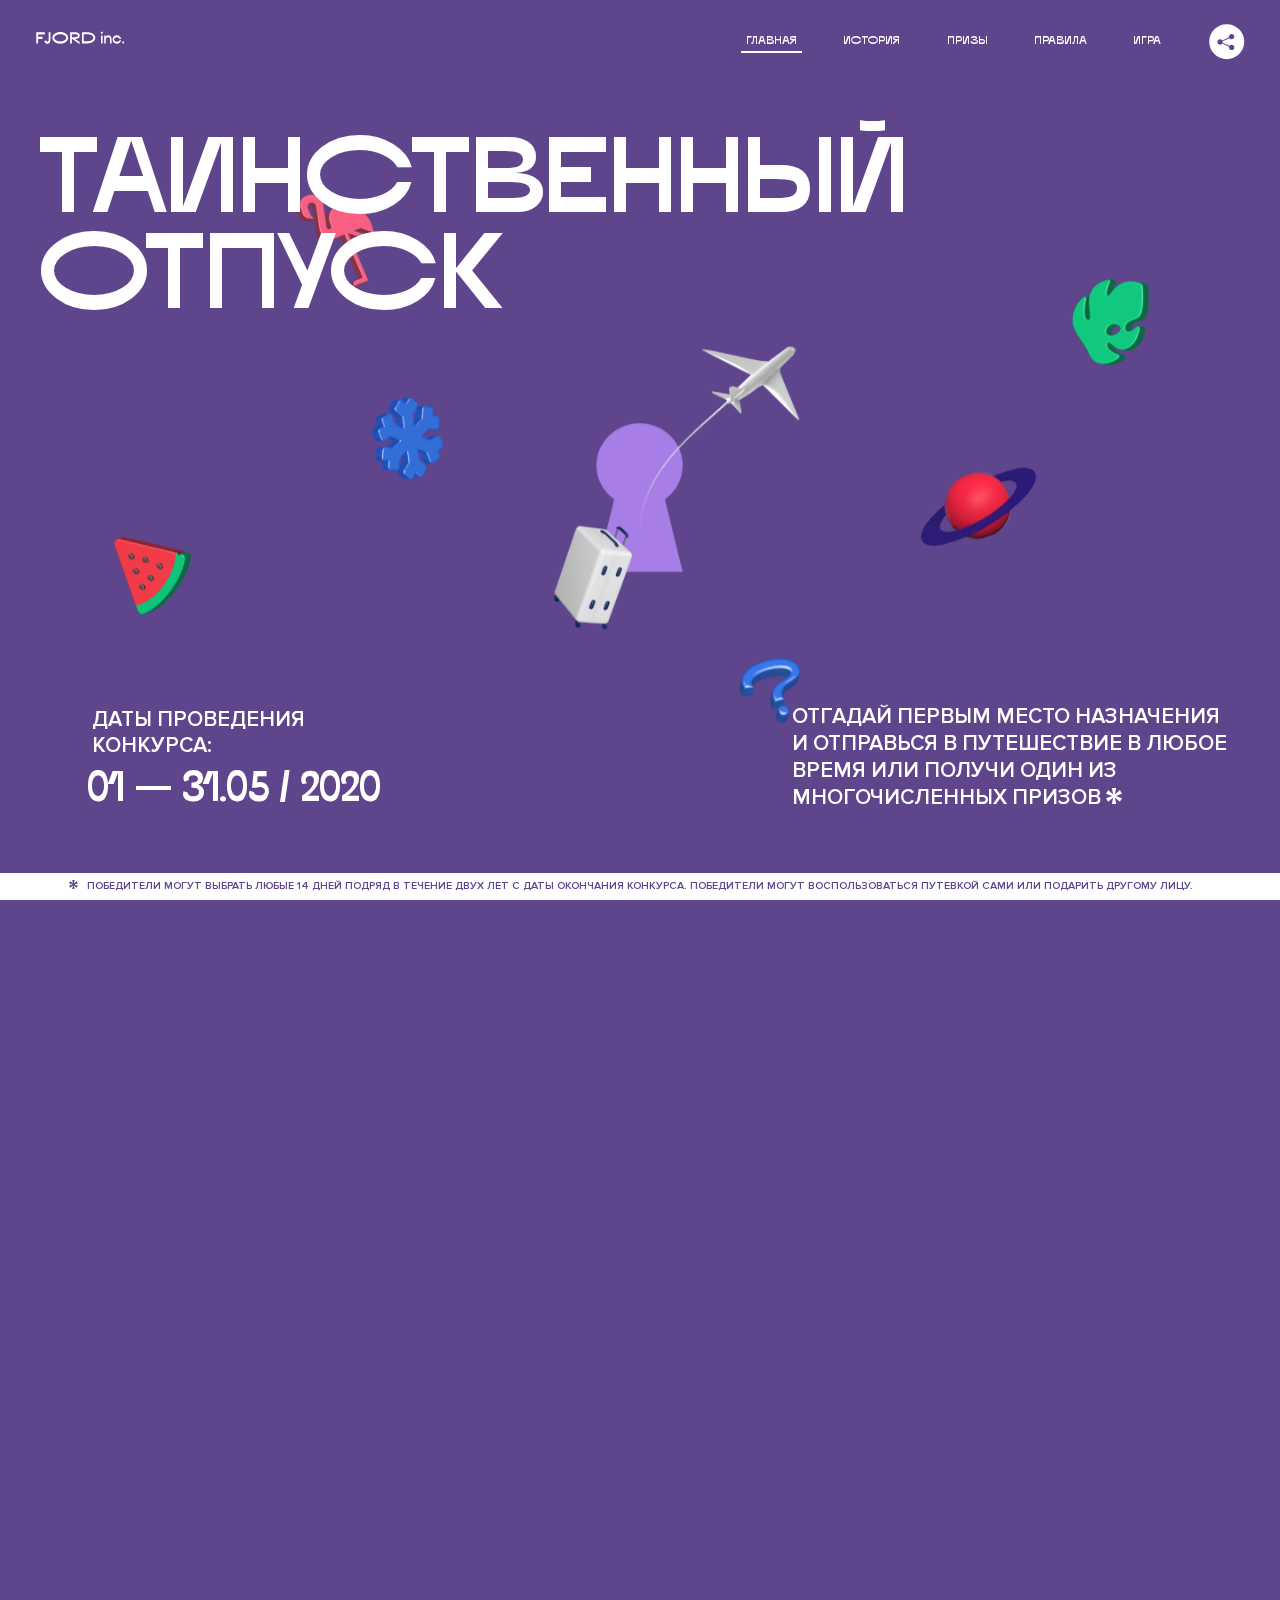
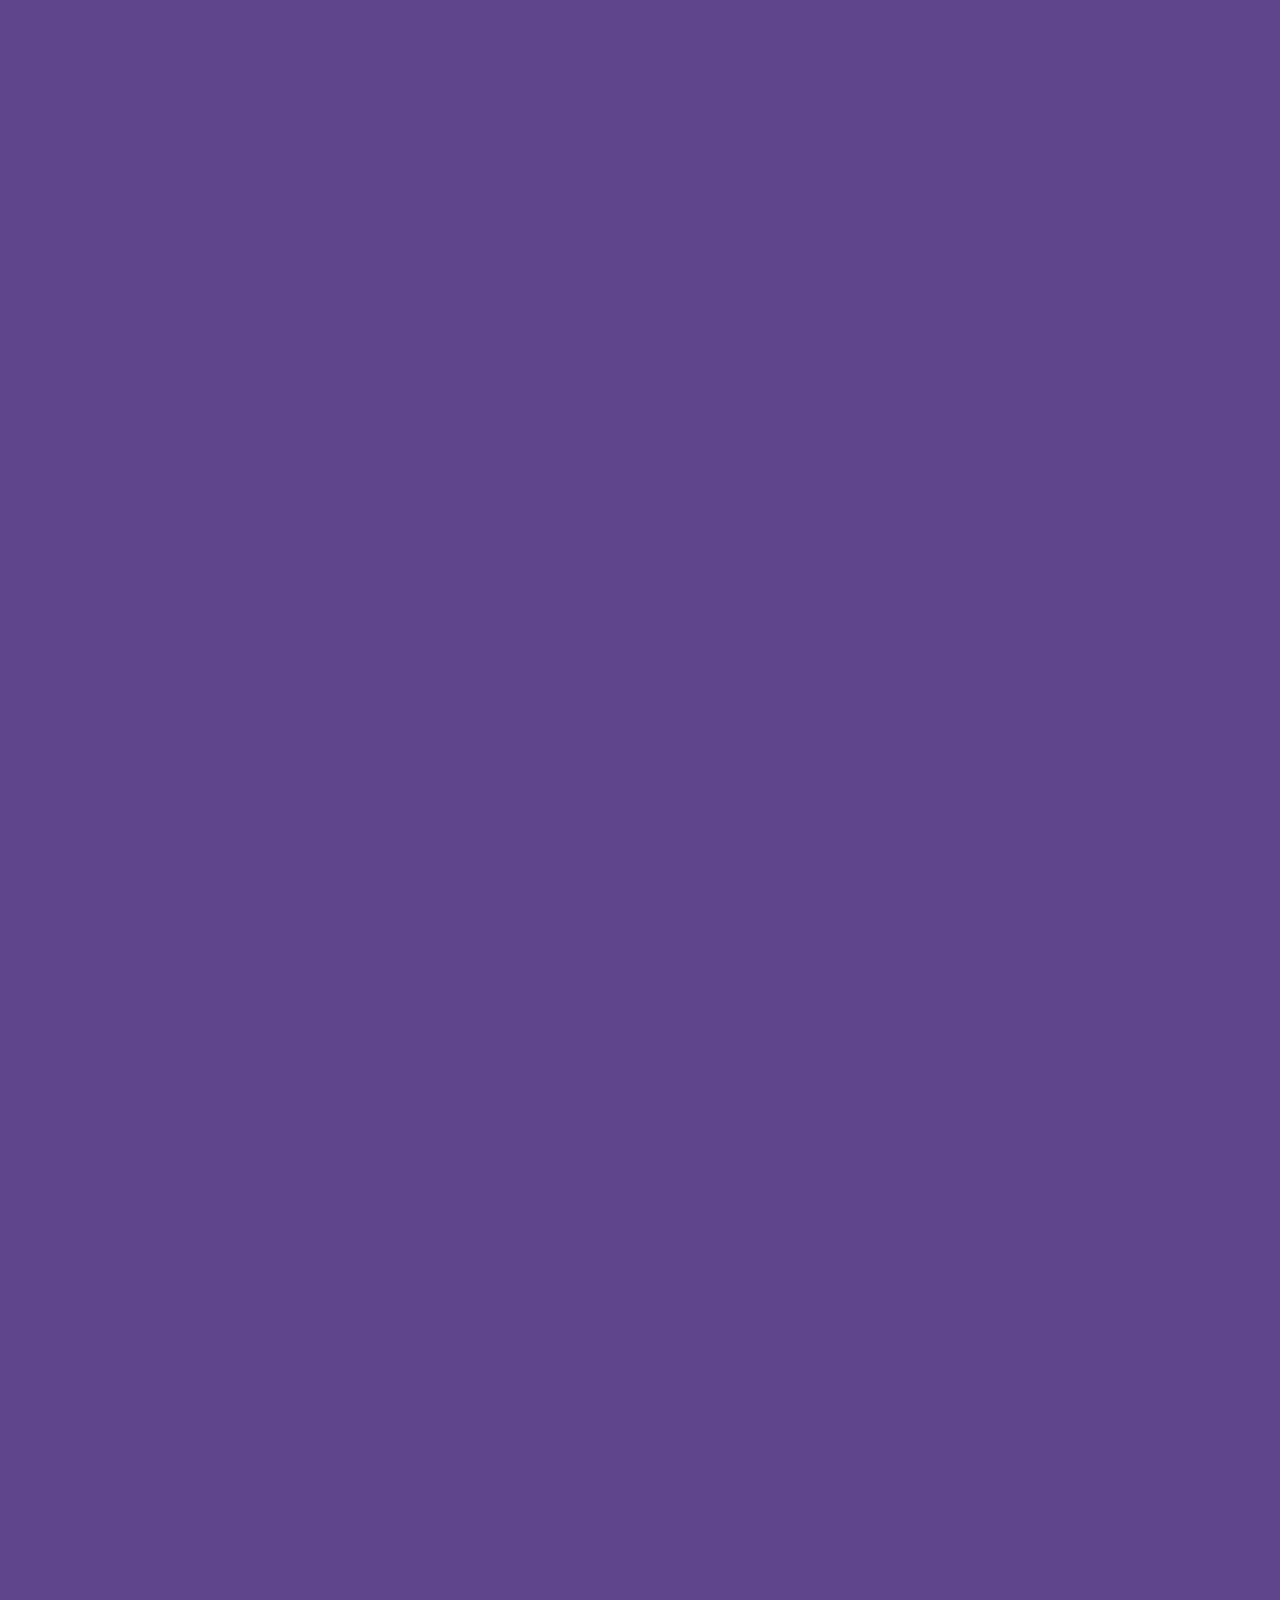
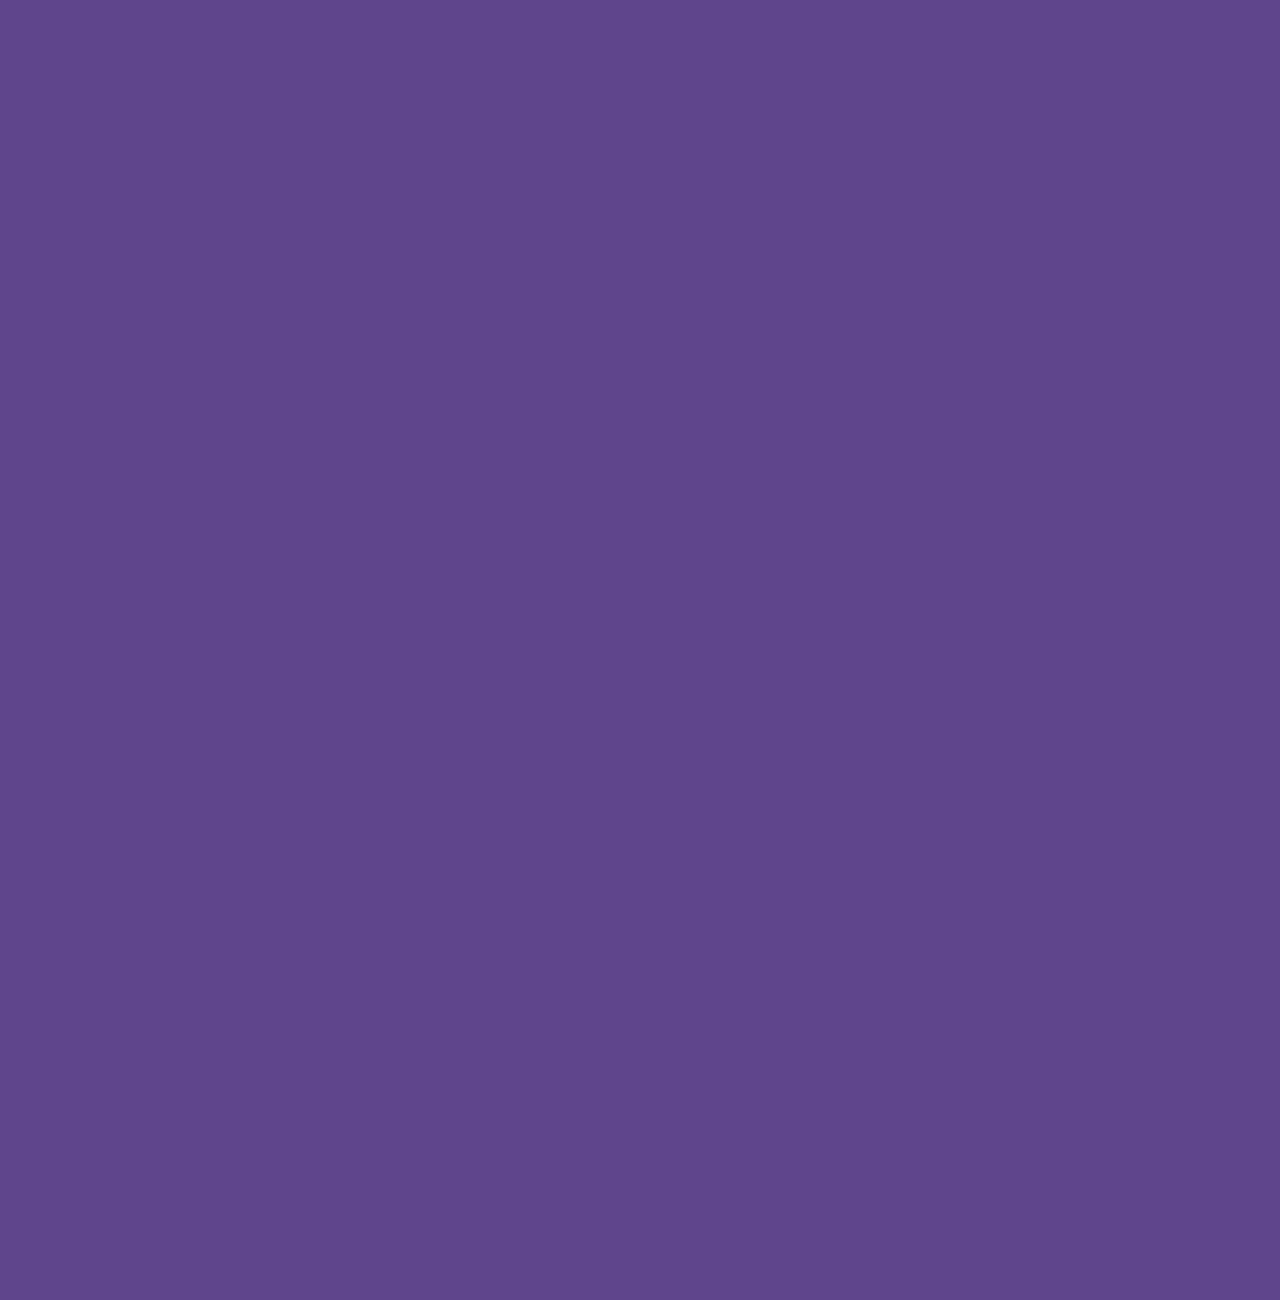
<file: 2/index.html>
<!DOCTYPE html>
<html lang="ru">
<head>
  <meta charset="UTF-8">
  <meta name="description" content="">
  <meta name="viewport" content="width=device-width, initial-scale=1.0">
  <meta http-equiv="X-UA-Compatible" content="ie=edge">
  <title>Mysterious Vacation</title>
  <link rel="stylesheet" href="css/style.min.css">
<link href="css/style.min.css" rel="stylesheet">  <base href="https://htmlacademy-animation.github.io/472965-magic-vacation-1/2/">
</head>
<body>

  <header class="page-header js-header">
    <div class="page-header__wrapper">
      <a href="#" class="page-header__logo" aria-label="Перейти на страницу FJORD.Inc">
        <svg width="100" height="15" viewBox="0 0 100 15" fill="none" xmlns="http://www.w3.org/2000/svg">
          <path d="M0.26 1.4V14H2.276V8.906H7.334V6.44H2.276V3.848H9.872V1.4H0.26ZM12.733 14.36C15.127 14.36 16.243 12.65 16.243 9.5V1.4H14.263V8.96C14.263 11.21 13.723 11.876 12.733 11.876C11.833 11.876 11.473 11.3 11.347 10.58L9.36702 10.94C9.63702 13.046 10.663 14.36 12.733 14.36ZM18.3918 7.7C18.3918 11.372 22.3878 14.36 27.3198 14.36C32.2518 14.36 36.2478 11.372 36.2478 7.7C36.2478 4.028 32.2518 1.04 27.3198 1.04C22.3878 1.04 18.3918 4.028 18.3918 7.7ZM20.6058 7.7C20.6058 5.378 23.6118 3.524 27.3198 3.524C30.9918 3.524 33.9798 5.378 33.9798 7.7C33.9798 10.004 30.9918 11.858 27.3198 11.858C23.6118 11.858 20.6058 10.004 20.6058 7.7ZM40.403 14V8.906H40.799L49.079 14.702V12.38L44.039 8.906H44.201C47.999 8.906 49.277 7.304 49.277 5.162C49.277 3.092 47.999 1.4 44.201 1.4H38.387V14H40.403ZM43.535 3.722C45.785 3.722 47.045 4.136 47.045 5.432C47.045 6.764 45.785 7.034 43.535 7.034H40.403V3.722H43.535ZM51.6936 1.382V14H57.8676C62.7456 14 66.7236 11.534 66.7236 7.7C66.7236 3.848 62.7456 1.382 57.8676 1.382H51.6936ZM53.7096 11.624V3.722H57.5436C61.5396 3.722 64.4916 5.018 64.4916 7.7C64.4916 10.238 61.5396 11.624 57.5436 11.624H53.7096ZM73.1832 14.018H74.9832V5H73.1832V14.018ZM72.9132 1.976C72.9132 2.57 73.3992 3.092 74.0832 3.092C74.7492 3.092 75.2352 2.57 75.2352 1.976C75.2352 1.382 74.7672 0.805999 74.0832 0.805999C73.3812 0.805999 72.9132 1.382 72.9132 1.976ZM76.7867 14H78.5687V9.104C78.7487 8.006 79.5947 6.962 81.0887 6.962C82.1147 6.962 83.2667 7.448 83.2667 9.554V14H85.0487V9.014C85.0487 6.152 83.2307 4.73 81.3587 4.73C79.9187 4.73 79.0727 5.558 78.5687 6.854V5H76.7867V14ZM90.9898 14.27C93.5098 14.27 95.3818 12.506 95.7238 10.328H94.0498C93.7258 11.3 92.6998 12.02 90.9898 12.02C88.8478 12.02 87.7678 10.922 87.7678 9.59C87.7678 8.24 88.8478 6.962 90.9898 6.962C92.7538 6.962 93.7978 7.844 94.0858 8.924H95.7418C95.4358 6.71 93.6178 4.73 90.9898 4.73C88.0918 4.73 86.1298 7.124 86.1298 9.59C86.1298 12.074 88.1278 14.27 90.9898 14.27ZM97.0693 12.938C97.0693 13.658 97.5553 14.144 98.2753 14.144C98.9953 14.144 99.4813 13.658 99.4813 12.938C99.4813 12.2 98.9953 11.714 98.2753 11.714C97.5553 11.714 97.0693 12.2 97.0693 12.938Z" fill="currentColor"></path>
        </svg>
      </a>
      <button class="page-header__toggler js-menu-toggler" type="button" aria-label="Управление мобильным меню"><span>Меню</span></button>
      <nav class="page-header__nav">
        <div class="page-header__menu js-menu" id="menu">
          <ul>
            <li>
              <a class="js-menu-link" href="#top" data-href="top">главная</a>
            </li>
            <li>
              <a class="js-menu-link" href="#story" data-href="story">история</a>
            </li>
            <li>
              <a class="js-menu-link" href="#prizes" data-href="prizes">призы</a>
            </li>
            <li>
              <a class="js-menu-link" href="#rules" data-href="rules">правила</a>
            </li>
            <li>
              <a class="js-menu-link" href="#game" data-href="game">игра</a>
            </li>
          </ul>
        </div>
        <div class="page-header__social">
          <div class="social-block js-social-block">
            <button class="social-block__toggler" aria-label="Управлять блоком с социальными кнопками">
              <svg width="26" height="22" viewBox="0 0 27 22" fill="none" xmlns="http://www.w3.org/2000/svg">
                <path d="M19.6721 7.43664C21.6273 7.43664 23.213 5.85095 23.213 3.89566C23.213 1.94037 21.6273 0.354675 19.6721 0.354675C17.7168 0.354675 16.1311 1.94037 16.1311 3.89566C16.1311 4.19968 16.1728 4.49178 16.2458 4.77345L7.21751 8.95527C6.57519 8.05214 5.52303 7.46049 4.33078 7.46049C2.37549 7.46049 0.789795 9.04618 0.789795 11.0015C0.789795 12.9568 2.37549 14.5425 4.33078 14.5425C5.52303 14.5425 6.57668 13.9508 7.21751 13.0477L16.2458 17.2295C16.1743 17.5112 16.1311 17.8033 16.1311 18.1073C16.1311 20.0626 17.7168 21.6483 19.6721 21.6483C21.6273 21.6483 23.213 20.0626 23.213 18.1073C23.213 16.152 21.6273 14.5663 19.6721 14.5663C18.4798 14.5663 17.4262 15.158 16.7853 16.0611L7.75701 11.8793C7.82854 11.5976 7.87176 11.3055 7.87176 11.0015C7.87176 10.6974 7.83003 10.4053 7.75701 10.1237L16.7853 5.94186C17.4262 6.84499 18.4783 7.43664 19.6721 7.43664Z" fill="currentColor"></path>
              </svg>
            </button>
            <ul class="social-block__list">
              <li>
                <a class="social-block__link social-block__link--fb" href="#" aria-label="Мы на Facebook">
                  <svg width="8" height="17" viewBox="0 0 8 17" fill="none" xmlns="http://www.w3.org/2000/svg">
                    <path d="M4.24646 16.9899H1.09275L1.05793 8.49828H0V5.30707H1.05793V3.81124C1.05793 1.42084 2.57654 0 5.21735 0H7.41758V3.18585H5.30841C4.28262 3.18585 4.2478 3.48582 4.2478 4.24914V5.30707H7.42964L7.16716 8.49828H4.2478V16.9899H4.24646Z" fill="currentColor"></path>
                  </svg>
                </a>
              </li>
              <li>
                <a class="social-block__link social-block__link--insta" href="#" aria-label="Мы в Instagram">
                  <svg width="15" height="15" viewBox="0 0 15 15" fill="none" xmlns="http://www.w3.org/2000/svg">
                    <path d="M11.0197 0H4.19806C2.14246 0 0.471191 1.66993 0.471191 3.72285V10.5499C0.471191 12.6082 2.14112 14.2727 4.19806 14.2727H11.0197C13.0753 14.2727 14.7466 12.6082 14.7466 10.5499V3.72285C14.7466 1.67127 13.0753 0 11.0197 0ZM11.0197 12.4849H4.19806C3.13076 12.4849 2.26432 11.6158 2.26432 10.5512V3.72419C2.26432 2.65956 3.13076 1.79715 4.19806 1.79715H11.0197C12.087 1.79715 12.9535 2.6609 12.9535 3.72419V10.5512C12.9535 11.6145 12.087 12.4849 11.0197 12.4849Z" fill="currentColor"></path>
                    <path d="M7.60887 3.11084C5.38989 3.11084 3.58203 4.9187 3.58203 7.14036C3.58203 9.35532 5.38989 11.1645 7.60887 11.1645C9.83053 11.1645 11.6357 9.35666 11.6357 7.14036C11.6357 4.9187 9.83053 3.11084 7.60887 3.11084ZM7.60887 9.36871C6.37551 9.36871 5.37784 8.37372 5.37784 7.14036C5.37784 5.90699 6.37551 4.90665 7.60887 4.90665C8.83822 4.90665 9.84259 5.90833 9.84259 7.14036C9.84392 8.37238 8.83822 9.36871 7.60887 9.36871Z" fill="currentColor"></path>
                    <path d="M11.3573 2.35962C10.8256 2.35962 10.3931 2.79752 10.3931 3.32381C10.3931 3.85546 10.8256 4.29336 11.3573 4.29336C11.8862 4.29336 12.3215 3.85546 12.3215 3.32381C12.3215 2.79752 11.8862 2.35962 11.3573 2.35962Z" fill="currentColor"></path>
                  </svg>
                </a>
              </li>
              <li>
                <a class="social-block__link social-block__link--vk" href="#" aria-label="Мы ВКонтакте">
                  <svg width="17" height="10" viewBox="0 0 17 10" fill="none" xmlns="http://www.w3.org/2000/svg">
                    <path d="M14.1234 4.9002C14.1234 4.9002 16.3623 1.72708 16.5866 0.680242C16.6595 0.312285 16.4947 0.103188 16.1069 0.103188C16.1069 0.103188 14.8193 0.103188 14.168 0.103188C13.7235 0.103188 13.5587 0.293278 13.4235 0.579768C13.4235 0.579768 12.3724 2.82553 11.0969 4.24712C10.6861 4.70333 10.4781 4.84318 10.2511 4.84318C10.0646 4.84318 9.98625 4.6911 9.98625 4.27834V0.649016C9.98625 0.147997 9.92545 0.00135496 9.5066 0.00135496H6.39628C6.15578 0.00135496 6.0085 0.134417 6.0085 0.324506C6.0085 0.801084 6.73406 0.908351 6.73406 2.20231V4.87305C6.73406 5.40529 6.70569 5.61575 6.45303 5.61575C5.78016 5.61575 4.19528 3.30618 3.30623 0.678887C3.12923 0.145282 2.93737 0 2.43475 0H0.486409C0.205373 0 0 0.190085 0 0.476576C0 0.991172 0.60666 3.40801 2.99277 6.64358C4.59927 8.8201 6.70569 10 8.60269 10C9.76196 10 10.0416 9.80312 10.0416 9.31432V7.63883C10.0416 7.22607 10.2065 7.04956 10.4429 7.04956C10.7078 7.04956 11.1847 7.13238 12.2805 8.22268C13.5843 9.47862 13.6762 10 14.3896 10H16.5676C16.7919 10 17 9.89273 17 9.52342C17 9.02919 16.3623 8.15343 15.384 7.10659C14.9801 6.56755 14.3302 5.98914 14.1248 5.72301C13.8275 5.40801 13.9154 5.23014 14.1234 4.9002Z" fill="currentColor"></path>
                  </svg>
                </a>
              </li>
            </ul>
          </div>
        </div>
      </nav>
    </div>
  </header>

  <main class="page-content">

    <section class="animation-screen"></section>

    <section class="screen screen--hidden screen--intro js-scrollspy" id="top">
      <div class="screen__wrapper">
        <div class="intro">
          <h1 class="intro__title">Таинственный отпуск</h1>
          <div class="intro__content">
            <div class="intro__info">
              <p class="intro__label">Даты проведения конкурса:</p>
              <p class="intro__date">01 — 31.05 / 2020</p>
            </div>
            <div class="intro__message">
              <p>
                Отгадай первым место назначения и&nbsp;отправься в&nbsp;путешествие в&nbsp;любое время или получи один из многочисленных призов
                <svg width="16" height="16" viewBox="0 0 10 10" fill="none" xmlns="http://www.w3.org/2000/svg">
                  <path d="M0 6.35337L3.90271 4.99012L0 3.64663L1.34615 1.32374L4.44287 4.01073L3.67364 0H6.34615L5.57692 4.01073L8.65385 1.32374L10 3.64663L6.13405 4.99012L10 6.35337L8.65385 8.65651L5.57692 5.98927L6.34615 10H3.67364L4.44287 5.96952L1.34615 8.65651L0 6.35337Z" fill="currentColor"></path>
                </svg>
              </p>
            </div>
          </div>
        </div>
      </div>
      <div class="screen__footer js-footer">
        <button class="screen__footer-enlarge js-footer-toggler" type="button" aria-label="Показать сообщение">
          <svg width="10" height="10" viewBox="0 0 10 10" fill="none" xmlns="http://www.w3.org/2000/svg">
            <path d="M0 6.35337L3.90271 4.99012L0 3.64663L1.34615 1.32374L4.44287 4.01073L3.67364 0H6.34615L5.57692 4.01073L8.65385 1.32374L10 3.64663L6.13405 4.99012L10 6.35337L8.65385 8.65651L5.57692 5.98927L6.34615 10H3.67364L4.44287 5.96952L1.34615 8.65651L0 6.35337Z" fill="currentColor"></path>
          </svg>
        </button>
        <button class="screen__footer-collapse js-footer-toggler" type="button" aria-label="Скрыть сообщение">
          <svg width="13" height="13" viewBox="0 0 13 13" fill="none" xmlns="http://www.w3.org/2000/svg">
            <line x1="12.3536" y1="0.353553" x2="0.738349" y2="11.9688" stroke="currentColor"></line>
            <line x1="0.738319" y1="0.539925" x2="12.3535" y2="12.1551" stroke="currentColor"></line>
          </svg>
        </button>
        <div class="screen__footer-wrapper">
          <div class="screen__footer-announce">
            <p class="screen__footer-label">Даты проведения конкурса:</p>
            <p class="screen__footer-date">01 — 31.05 / 2020</p>
          </div>
          <div class="screen__footer-note">
            <p>
              <svg width="10" height="10" viewBox="0 0 10 10" fill="none" xmlns="http://www.w3.org/2000/svg">
                <path d="M0 6.35337L3.90271 4.99012L0 3.64663L1.34615 1.32374L4.44287 4.01073L3.67364 0H6.34615L5.57692 4.01073L8.65385 1.32374L10 3.64663L6.13405 4.99012L10 6.35337L8.65385 8.65651L5.57692 5.98927L6.34615 10H3.67364L4.44287 5.96952L1.34615 8.65651L0 6.35337Z" fill="currentColor"></path>
              </svg>
              <span>Победители могут выбрать любые 14 дней подряд в&nbsp;течение двух лет с&nbsp;даты окончания конкурса. Победители могут воспользоваться путевкой сами или подарить другому лицу.</span>
            </p>
          </div>
        </div>
      </div>
    </section>

    <section class="screen screen--hidden screen--story js-scrollspy" id="story">

      <div class="slider swiper-container js-slider">

        <div class="swiper-wrapper">

          <div class="slider__item swiper-slide">
            <h2 class="slider__item-title">История</h2>
            <p class="slider__item-text">Джеймс Таргет был основателем компании &laquo;Fjord Inc.&raquo;. С&nbsp;1965 года &laquo;Fjord Inc.&raquo; прославилась надёжными и&nbsp;удобными чемоданами и&nbsp;аксессуарами для туристов.</p>
          </div>

          <div class="slider__item swiper-slide">
            <p class="slider__item-text">Когда Джеймсу было 7&nbsp;лет, в&nbsp;их&nbsp;доме гостил дядюшка и&nbsp;развлекал детей рассказами о&nbsp;своей поездке в&nbsp;место, показавшееся малышу Таргету невероятным. Тогда Джеймс решил, что однажды посетит его, но&nbsp;не&nbsp;будет рассказывать о&nbsp;мечте, пока не&nbsp;осуществит.</p>
          </div>

          <div class="slider__item swiper-slide">
            <p class="slider__item-text">Джеймс Таргет стал увлеченным путешественником. Он&nbsp;посетил 5&nbsp;континентов, 126&nbsp;стран.</p>
          </div>

          <div class="slider__item swiper-slide">
            <p class="slider__item-text">Он&nbsp;сплавлялся по&nbsp;Амазонке и&nbsp;погружался в&nbsp;пещеры Франции, медитировал в&nbsp;горах Тибета и&nbsp;пожимал руку вождя племени Акугауа.</p>
          </div>

          <div class="slider__item swiper-slide">
            <p class="slider__item-text">Из&nbsp;своих поездок Джеймс Таргет привозил идеи, как сделать свои чемоданы &laquo;Fjord Inc.&raquo; удобными и&nbsp;приспособленными к&nbsp;разным дорожным условиям.</p>
          </div>

          <div class="slider__item swiper-slide">
            <p class="slider__item-text">Всё это время Джеймс не&nbsp;оставлял идею поездки своей мечты. Однако, как только он&nbsp;брался за&nbsp;планирование, возникали препятствия, не&nbsp;позволяющие отправиться туда.</p>
          </div>

          <div class="slider__item swiper-slide">
            <p class="slider__item-text">В&nbsp;возрасте 67&nbsp;лет Джеймс Таргет попал под лавину и&nbsp;погиб. В&nbsp;своём завещании он&nbsp;поручил отправить в&nbsp;заветное путешествие трёх смельчаков, единых с&nbsp;ним духом.</p>
          </div>

          <div class="slider__item swiper-slide">
            <p class="slider__item-text">Тех, кто сможет узнать таинственное место, задавая вопросы специально обученному ИИ&nbsp;&laquo;Соне&raquo;, ждет фантастическое путешествие.</p>
          </div>
        </div>
        <div class="slider__controls">
          <button class="slider__control slider__control--prev js-control-prev" type="button" aria-label="Показать предыдущую историю">
            <svg width="12" height="22" viewBox="0 0 12 22" fill="none" xmlns="http://www.w3.org/2000/svg">
              <path d="M11 1L1 11L11 21" stroke="currentColor" stroke-width="2" stroke-linejoin="round"></path>
            </svg>
          </button>
          <button class="slider__control slider__control--next js-control-next" type="button" aria-label="Показать следующую историю">
            <svg width="12" height="22" viewBox="0 0 12 22" fill="none" xmlns="http://www.w3.org/2000/svg">
              <path d="M1 1L11 11L1 21" stroke="currentColor" stroke-width="2" stroke-linejoin="round"></path>
            </svg>
          </button>
        </div>
        <div class="slider__pagination swiper-pagination"></div>
      </div>
    </section>

    <section class="screen screen--hidden screen--prizes js-scrollspy" id="prizes">
      <div class="screen__wrapper">
        <div class="prizes">
          <h2 class="prizes__title">ПРизы</h2>
          <div class="prizes__lead">
            <p>Найди ответ и&nbsp;получи один из&nbsp;призов:</p>
          </div>
          <ul class="prizes__list">
            <li class="prizes__item prizes__item--journeys">
              <div class="prizes__icon">
                <picture>
                  <source srcset="img/prize1-mob.svg" media="(orientation: portrait)">
                  <img src="img/prize1.svg" alt="">
                </picture>
              </div>
              <p class="prizes__desc">
                <b>3</b>
                <span>загадочных путешествия</span>
              </p>
            </li>
            <li class="prizes__item prizes__item--cases">
              <div class="prizes__icon">
                <picture>
                  <source srcset="img/prize2-mob.svg" media="(orientation: portrait)">
                  <img src="img/prize2.svg" alt="">
                </picture>
              </div>
              <p class="prizes__desc">
                <b>7</b>
                <span>надежных чемоданов</span>
              </p>
            </li>
            <li class="prizes__item prizes__item--codes">
              <div class="prizes__icon">
                <picture>
                  <source srcset="img/prize3-mob.svg" media="(orientation: portrait)">
                  <img src="img/prize3.svg" alt="">
                </picture>
              </div>
              <p class="prizes__desc">
                <b>900</b>
                <span>
                  промокодов на&nbsp;скидку 15%
                  <svg width="10" height="10" viewBox="0 0 10 10" fill="none" xmlns="http://www.w3.org/2000/svg">
                    <path d="M0 6.35337L3.90271 4.99012L0 3.64663L1.34615 1.32374L4.44287 4.01073L3.67364 0H6.34615L5.57692 4.01073L8.65385 1.32374L10 3.64663L6.13405 4.99012L10 6.35337L8.65385 8.65651L5.57692 5.98927L6.34615 10H3.67364L4.44287 5.96952L1.34615 8.65651L0 6.35337Z" fill="currentColor"></path>
                  </svg>
                </span>
              </p>
            </li>
          </ul>
        </div>
      </div>
      <div class="screen__footer js-footer">
        <button class="screen__footer-enlarge js-footer-toggler" type="button" aria-label="Показать сообщение">
          <svg width="10" height="10" viewBox="0 0 10 10" fill="none" xmlns="http://www.w3.org/2000/svg">
            <path d="M0 6.35337L3.90271 4.99012L0 3.64663L1.34615 1.32374L4.44287 4.01073L3.67364 0H6.34615L5.57692 4.01073L8.65385 1.32374L10 3.64663L6.13405 4.99012L10 6.35337L8.65385 8.65651L5.57692 5.98927L6.34615 10H3.67364L4.44287 5.96952L1.34615 8.65651L0 6.35337Z" fill="currentColor"></path>
          </svg>
        </button>
        <button class="screen__footer-collapse js-footer-toggler" type="button" aria-label="Скрыть сообщение">
          <svg width="13" height="13" viewBox="0 0 13 13" fill="none" xmlns="http://www.w3.org/2000/svg">
            <line x1="12.3536" y1="0.353553" x2="0.738349" y2="11.9688" stroke="currentColor"></line>
            <line x1="0.738319" y1="0.539925" x2="12.3535" y2="12.1551" stroke="currentColor"></line>
          </svg>
        </button>
        <div class="screen__footer-wrapper">
          <div class="screen__footer-announce">
            <p class="screen__footer-label">Даты проведения конкурса:</p>
            <p class="screen__footer-date">01 — 31.05 / 2020</p>
          </div>
          <div class="screen__footer-note">
            <p>
              <svg width="10" height="10" viewBox="0 0 10 10" fill="none" xmlns="http://www.w3.org/2000/svg">
                <path d="M0 6.35337L3.90271 4.99012L0 3.64663L1.34615 1.32374L4.44287 4.01073L3.67364 0H6.34615L5.57692 4.01073L8.65385 1.32374L10 3.64663L6.13405 4.99012L10 6.35337L8.65385 8.65651L5.57692 5.98927L6.34615 10H3.67364L4.44287 5.96952L1.34615 8.65651L0 6.35337Z" fill="currentColor"></path>
              </svg>
              <span>Скидка&nbsp;15% на&nbsp;единоразовое приобретение путёвки с&nbsp;1&nbsp;июня 2020 по&nbsp;31&nbsp;мая 2022&nbsp;года. Суммируется с&nbsp;другими акциями</span>
            </p>
          </div>
        </div>
      </div>
    </section>

    <section class="screen screen--hidden screen--rules js-scrollspy" id="rules">
      <div class="screen__wrapper">
        <div class="rules">
          <h2 class="rules__title">Правила</h2>
          <div class="rules__lead">
            <p>Для того чтобы получить наследство Джеймса Таргета, тебе нужно выведать у&nbsp;&laquo;Сони&raquo;, куда предстоит отправиться тебе в&nbsp;случае победы</p>
          </div>
          <ol class="rules__list">
            <li class="rules__item">
              <p>Тебе отводится <br>5&nbsp;минут</p>
            </li>
            <li class="rules__item">
              <p>Задавай любые вопросы в&nbsp;текстовом поле</p>
            </li>
            <li class="rules__item">
              <p>Нажимай кнопку &laquo;Узнать&raquo;, чтобы получить ответ</p>
            </li>
            <li class="rules__item">
              <p>&laquo;Соня&raquo; может отвечать только&nbsp;Да или Нет</p>
            </li>
          </ol>
          <a href="#game" class="rules__link btn">Погнали!</a>
        </div>
      </div>
      <div class="screen__disclaimer">
        <div class="disclaimer">
          <ul>
            <li>
              <a href="#">Правовая информация</a>
            </li>
            <li>
              <a href="#">Подробные правила</a>
            </li>
          </ul>
        </div>
      </div>
    </section>

    <section class="screen screen--hidden screen--game js-scrollspy" id="game">
      <div class="screen__wrapper">
        <div class="game">
          <div class="game__header">
            <h2 class="game__title">Игра</h2>
            <div class="game__counter">
              <span>05</span>:<span>00</span>
            </div>
          </div>
          <div class="game__body">
            <div class="chat">
              <div class="chat__body js-chat">
                <ul class="chat__list" id="messages"></ul>
              </div>
              <div class="chat__footer">
                <form action="#" method="post" class="form" id="message-form">
                  <label for="message-field" class="visually-hidden">Поле для ввода вопроса</label>
                  <input type="text" class="form__field" id="message-field">
                  <button class="form__button btn">
                    Узнать
                    <svg width="18" height="19" viewBox="0 0 18 19" fill="none" xmlns="http://www.w3.org/2000/svg">
                      <path stroke="currentColor" stroke-width="2" d="M9 19V1"></path>
                      <path d="M1 9l8-8 8 8" stroke="currentColor" stroke-width="2" stroke-linejoin="round"></path>
                    </svg>
                  </button>
                </form>
              </div>
            </div>
          </div>
          <!-- временные кнопки для показа результата -->
          <div class="game__buttons">
            <button class="game__button btn js-show-result" type="button" data-target="result">Положительный результат</button>
            <button class="game__button btn js-show-result" type="button" data-target="result2">Положительный результат - 2</button>
            <button class="game__button btn js-show-result" type="button" data-target="result3">Отрицательный результат</button>
          </div>
        </div>
      </div>
    </section>

    <section class="screen screen--hidden screen--result" id="result">
      <div class="screen__wrapper">
        <div class="result result--trip">
          <div class="result__image">
            <picture>
              <source srcset="img/result1-mob.png 1x, img/result1-mob@2x.png 2x" media="(max-width: 768px) and (orientation: portrait)">
              <img src="img/result1.png" srcset="img/result1@2x.png 2x" alt="">
            </picture>
          </div>
          <h2 class="result__title">
            <span class="visually-hidden">ПОбеда!</span>
            <svg xmlns="http://www.w3.org/2000/svg" viewBox="0 0 568.85 109.24">
              <path d="M16,24.44V92H2.6V8H75V92H61.52V24.44H16Z" transform="translate(-2.1 -1.5)" fill="none" stroke="currentColor"></path>
              <path d="M148.76,5.6c32.88,0,59.52,19.92,59.52,44.4s-26.64,44.4-59.52,44.4S89.24,74.48,89.24,50,115.88,5.6,148.76,5.6Zm0,72.12c24.48,0,44.4-12.36,44.4-27.72s-19.92-27.84-44.4-27.84C124,22.16,104,34.52,104,50S124,77.72,148.76,77.72Z" transform="translate(-2.1 -1.5)" fill="none" stroke="currentColor"></path>
              <path d="M287.36,8V24.44H236v14.4h25.32c25.44,0,34,11.16,34,26.52,0,15.6-8.52,26.64-34,26.64H222.56V8h64.8ZM256.88,76.52c15.12,0,23.52-2,23.52-11.52S272,54.44,256.88,54.44H236V76.52h20.88Z" transform="translate(-2.1 -1.5)" fill="none" stroke="currentColor"></path>
              <path d="M371.47,8V24.44H320.84V41.6h33.6V58h-33.6V75.56h50.64V92H307.4V8h64.08Z" transform="translate(-2.1 -1.5)" fill="none" stroke="currentColor"></path>
              <path d="M382.39,110.24V75.56h7.44c4.56-4.68,7.8-18.36,8.76-56L399,8h48.6V75.56h10v34.68H442.87V92H397v18.24H382.39Zm51.72-34.68V24.44H411.55v3.12c-0.48,22.44-3.24,37.68-7.2,48h29.76Z" transform="translate(-2.1 -1.5)" fill="none" stroke="currentColor"></path>
              <path d="M463.75,92l28-84h27.12l28.08,84H533.47l-7.8-23.52h-37.8L480.07,92H463.75Zm56.64-40L507,11.84,493.51,52h26.88Z" transform="translate(-2.1 -1.5)" fill="none" stroke="currentColor"></path>
              <path d="M554.12,70.4L555.55,2H569l1.44,68.4H554.12Zm8.28,6.36c4.8,0,8,3.24,8,8.16a8,8,0,1,1-16.08,0C554.35,80,557.59,76.76,562.39,76.76Z" transform="translate(-2.1 -1.5)" fill="none" stroke="currentColor"></path>
            </svg>
          </h2>
          <div class="result__text">
            <p>ты&nbsp;отправляешься в&nbsp;Арктику!</p>
          </div>
          <div class="result__form">
            <form action="#" method="post" class="form form--result">
              <label for="email-field" class="form__label">зарегистрируй результат</label>
              <input type="email" class="form__field" id="email-field" placeholder="e-mail для регистации результата и получения приза" required="">
              <button class="form__button btn">
                отправить
                <svg width="18" height="19" viewBox="0 0 18 19" fill="none" xmlns="http://www.w3.org/2000/svg">
                  <path stroke="currentColor" stroke-width="2" d="M9 19V1"></path>
                  <path d="M1 9l8-8 8 8" stroke="currentColor" stroke-width="2" stroke-linejoin="round"></path>
                </svg>
              </button>
            </form>
          </div>
        </div>
      </div>
    </section>

    <section class="screen screen--hidden screen--result" id="result2">
      <div class="screen__wrapper">
        <div class="result result--prize">
          <div class="result__image">
            <picture>
              <source srcset="img/result2-mob.png 1x, img/result2-mob@2x.png 2x" media="(max-width: 768px) and (orientation: portrait)">
              <img src="img/result2.png" srcset="img/result2@2x.png 2x" alt="">
            </picture>
          </div>
          <h2 class="result__title">
            <span class="visually-hidden">ПОбеда!</span>
            <svg xmlns="http://www.w3.org/2000/svg" viewBox="0 0 568.85 109.24">
              <path d="M16,24.44V92H2.6V8H75V92H61.52V24.44H16Z" transform="translate(-2.1 -1.5)" fill="none" stroke="currentColor"></path>
              <path d="M148.76,5.6c32.88,0,59.52,19.92,59.52,44.4s-26.64,44.4-59.52,44.4S89.24,74.48,89.24,50,115.88,5.6,148.76,5.6Zm0,72.12c24.48,0,44.4-12.36,44.4-27.72s-19.92-27.84-44.4-27.84C124,22.16,104,34.52,104,50S124,77.72,148.76,77.72Z" transform="translate(-2.1 -1.5)" fill="none" stroke="currentColor"></path>
              <path d="M287.36,8V24.44H236v14.4h25.32c25.44,0,34,11.16,34,26.52,0,15.6-8.52,26.64-34,26.64H222.56V8h64.8ZM256.88,76.52c15.12,0,23.52-2,23.52-11.52S272,54.44,256.88,54.44H236V76.52h20.88Z" transform="translate(-2.1 -1.5)" fill="none" stroke="currentColor"></path>
              <path d="M371.47,8V24.44H320.84V41.6h33.6V58h-33.6V75.56h50.64V92H307.4V8h64.08Z" transform="translate(-2.1 -1.5)" fill="none" stroke="currentColor"></path>
              <path d="M382.39,110.24V75.56h7.44c4.56-4.68,7.8-18.36,8.76-56L399,8h48.6V75.56h10v34.68H442.87V92H397v18.24H382.39Zm51.72-34.68V24.44H411.55v3.12c-0.48,22.44-3.24,37.68-7.2,48h29.76Z" transform="translate(-2.1 -1.5)" fill="none" stroke="currentColor"></path>
              <path d="M463.75,92l28-84h27.12l28.08,84H533.47l-7.8-23.52h-37.8L480.07,92H463.75Zm56.64-40L507,11.84,493.51,52h26.88Z" transform="translate(-2.1 -1.5)" fill="none" stroke="currentColor"></path>
              <path d="M554.12,70.4L555.55,2H569l1.44,68.4H554.12Zm8.28,6.36c4.8,0,8,3.24,8,8.16a8,8,0,1,1-16.08,0C554.35,80,557.59,76.76,562.39,76.76Z" transform="translate(-2.1 -1.5)" fill="none" stroke="currentColor"></path>
            </svg>
          </h2>
          <div class="result__text">
            <p>чемодан &laquo;Fjord&nbsp;Inc.&raquo;&nbsp;твой</p>
          </div>
          <div class="result__form">
            <form action="#" method="post" class="form form--result">
              <label for="email-field2" class="form__label">зарегистрируй результат</label>
              <input type="email" class="form__field" id="email-field2" placeholder="e-mail для регистации результата и получения приза" required="">
              <button class="form__button btn">
                отправить
                <svg width="18" height="19" viewBox="0 0 18 19" fill="none" xmlns="http://www.w3.org/2000/svg">
                  <path stroke="currentColor" stroke-width="2" d="M9 19V1"></path>
                  <path d="M1 9l8-8 8 8" stroke="currentColor" stroke-width="2" stroke-linejoin="round"></path>
                </svg>
              </button>
            </form>
          </div>
        </div>
      </div>
    </section>

    <section class="screen screen--hidden screen--result" id="result3">
      <div class="screen__wrapper">
        <div class="result result--negative">
          <div class="result__image">
            <picture>
              <source srcset="img/result3-mob.png 1x, img/result3-mob@2x.png 2x" media="(max-width: 768px) and (orientation: portrait)">
              <img src="img/result3.png" srcset="img/result3@2x.png 2x" alt="">
            </picture>
          </div>
          <h2 class="result__title">
            <span class="visually-hidden">Не угадал!</span>
            <svg xmlns="http://www.w3.org/2000/svg" viewBox="0 0 660.77 109.24">
              <path d="M2.66,92V8H16.1V42.2H53.3V8H66.74V92H53.3V58.64H16.1V92H2.66Z" transform="translate(-2.16 -1.5)" fill="none" stroke="currentColor"></path>
              <path d="M147.62,8V24.44H97V41.6h33.6V58H97V75.56h50.64V92H83.54V8h64.08Z" transform="translate(-2.16 -1.5)" fill="none" stroke="currentColor"></path>
              <path d="M199.22,8l20.52,42.36L235.34,8h16.44l-31,84H204.38l9.48-25.92L185.78,8h13.44Z" transform="translate(-2.16 -1.5)" fill="none" stroke="currentColor"></path>
              <path d="M273.74,24.44V92H260.3V8h50.16V24.44H273.74Z" transform="translate(-2.16 -1.5)" fill="none" stroke="currentColor"></path>
              <path d="M307.1,92l28-84h27.12l28.08,84H376.82L369,68.48h-37.8L323.42,92H307.1Zm56.64-40L350.3,11.84,336.86,52h26.88Z" transform="translate(-2.16 -1.5)" fill="none" stroke="currentColor"></path>
              <path d="M396.38,110.24V75.56h7.44c4.56-4.68,7.8-18.36,8.76-56L412.94,8h48.6V75.56h10v34.68H456.86V92H411v18.24H396.38ZM448.1,75.56V24.44H425.54v3.12c-0.48,22.44-3.24,37.68-7.2,48H448.1Z" transform="translate(-2.16 -1.5)" fill="none" stroke="currentColor"></path>
              <path d="M477.74,92l28-84h27.12L560.9,92H547.46l-7.8-23.52h-37.8L494.06,92H477.74Zm56.64-40-13.44-40.2L507.5,52h26.88Z" transform="translate(-2.16 -1.5)" fill="none" stroke="currentColor"></path>
              <path d="M568.7,76.88a13.77,13.77,0,0,0,5,1c6.6,0,10.44-6.24,12-58.32L586.22,8h46.2V92H619V24.44H598.82l-0.12,3.12C597.14,81,589,94.4,573.74,94.4a28.55,28.55,0,0,1-6.72-.84Z" transform="translate(-2.16 -1.5)" fill="none" stroke="currentColor"></path>
              <path d="M646.1,70.4L647.54,2H661l1.44,68.4H646.1Zm8.28,6.36c4.8,0,8,3.24,8,8.16a8,8,0,0,1-16.08,0C646.34,80,649.58,76.76,654.38,76.76Z" transform="translate(-2.16 -1.5)" fill="none" stroke="currentColor"></path>
            </svg>
          </h2>
          <button class="result__button js-play" type="button">
            не сдавайся!
            <span>
              <svg width="27" height="22" viewBox="0 0 27 22" fill="none" xmlns="http://www.w3.org/2000/svg">
                <path d="M10.6899 1.47998C5.42992 1.47998 1.16992 5.73998 1.16992 11C1.16992 16.26 5.42992 20.52 10.6899 20.52C15.9499 20.52 20.2099 16.26 20.2099 11V7.13998" stroke="currentColor" stroke-width="2" stroke-miterlimit="10"></path>
                <path d="M15.1099 12.5099L20.1499 7.13989L25.3099 12.6299" stroke="currentColor" stroke-width="2" stroke-miterlimit="10" stroke-linejoin="round"></path>
              </svg>
            </span>
          </button>
        </div>
      </div>
    </section>

  </main>

<script src="js/script.js"></script></body>
</html>
</file>
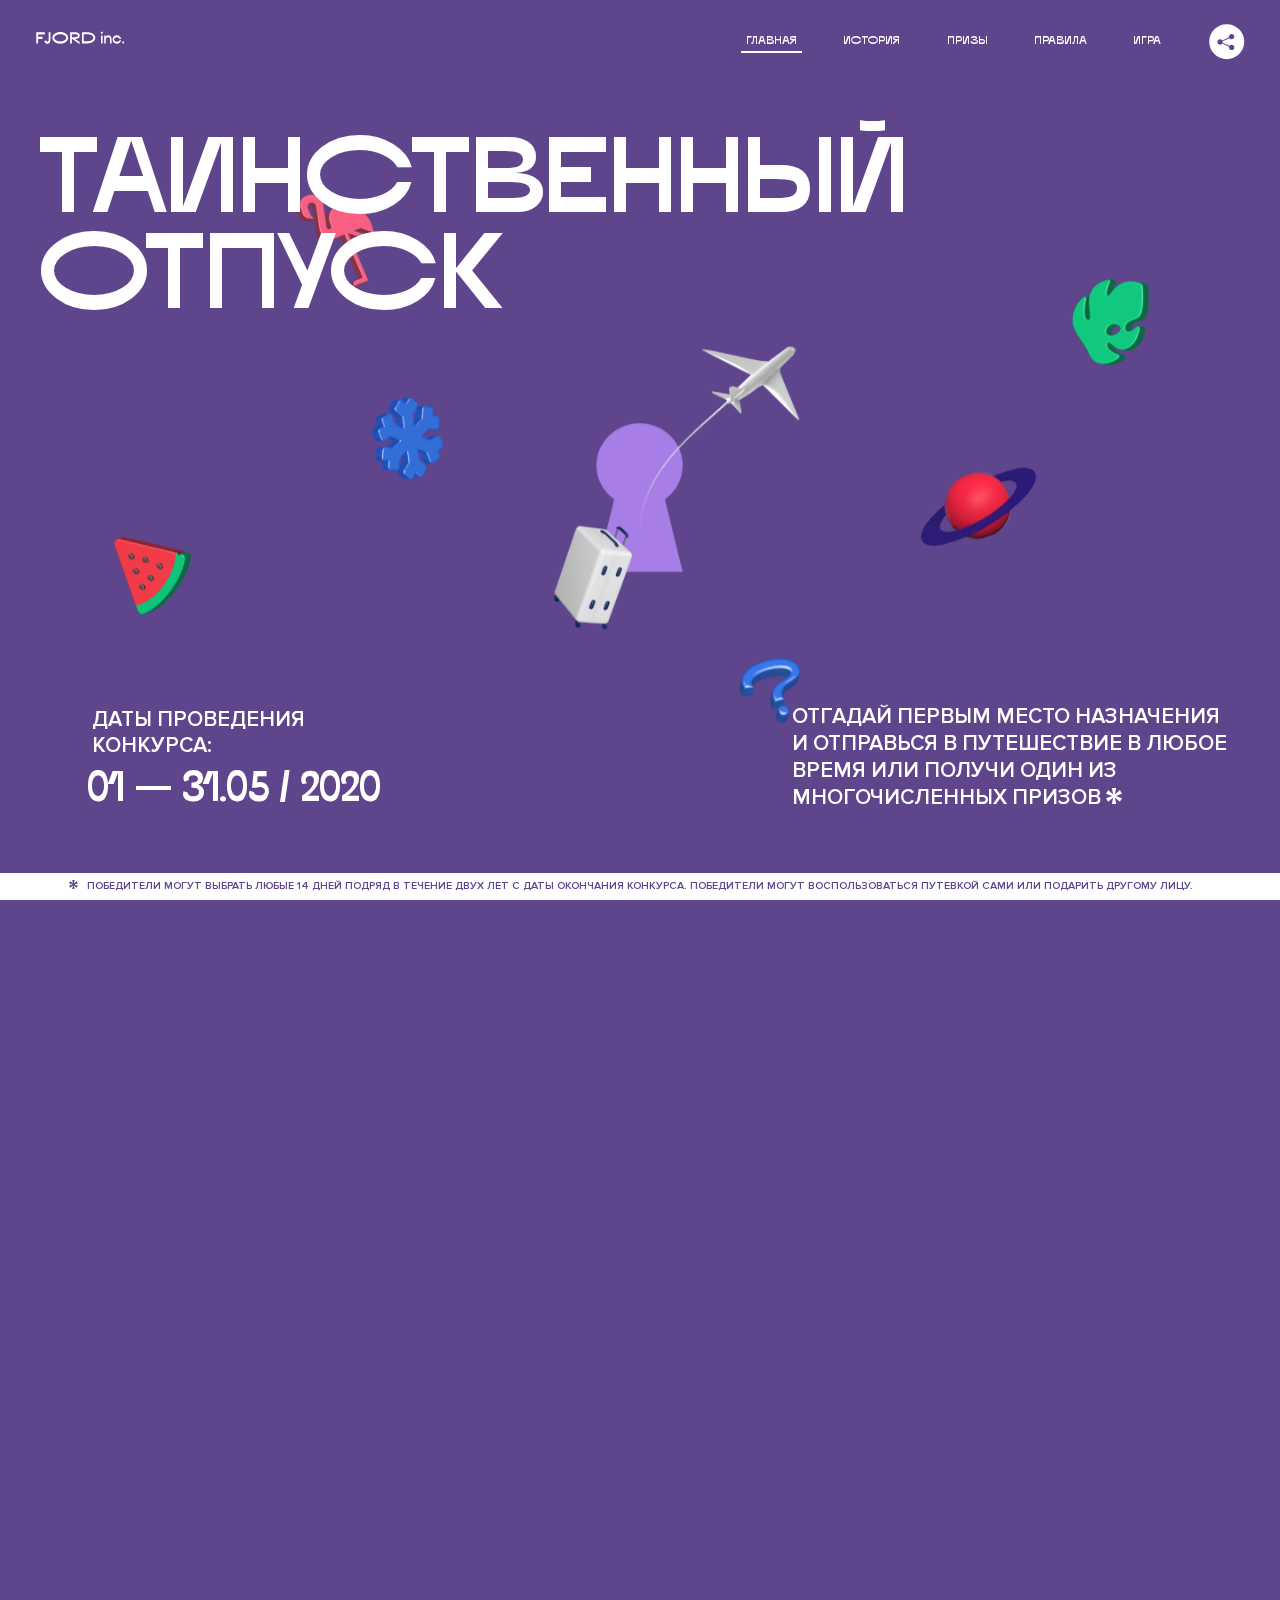
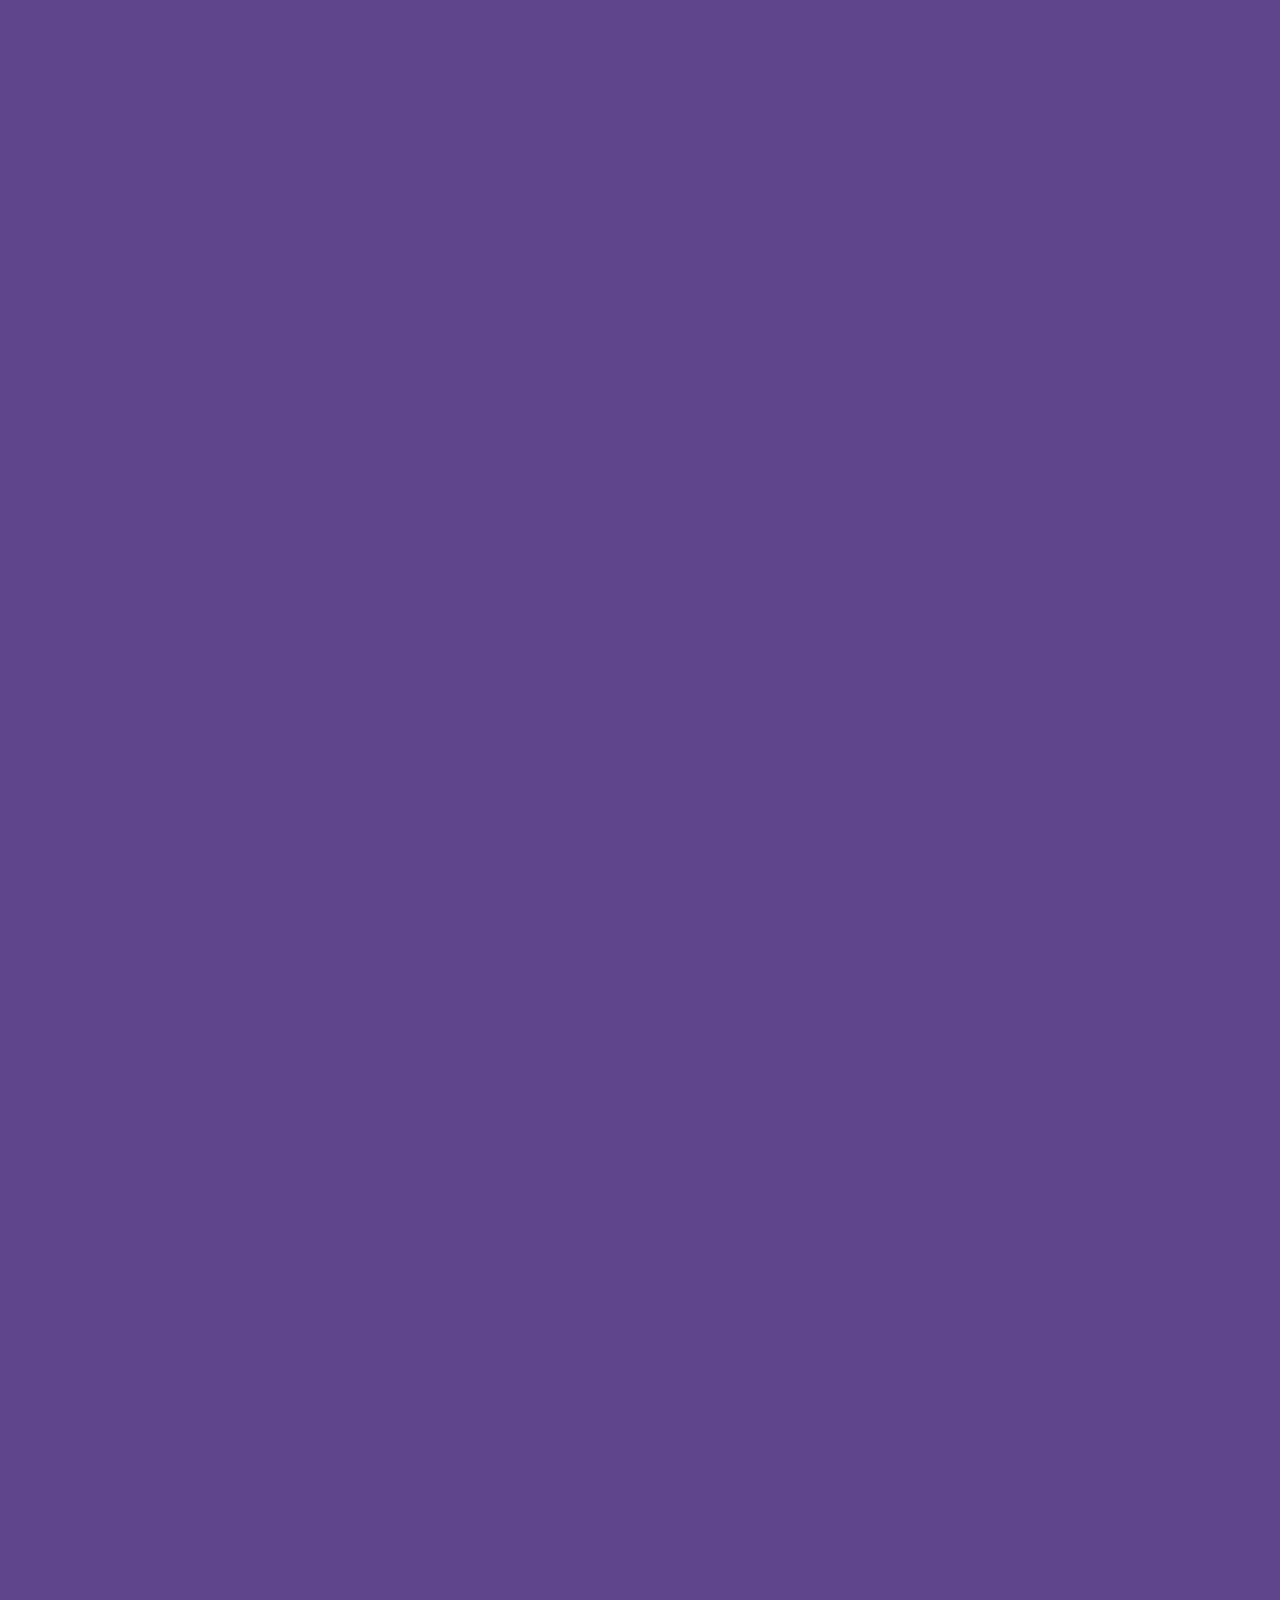
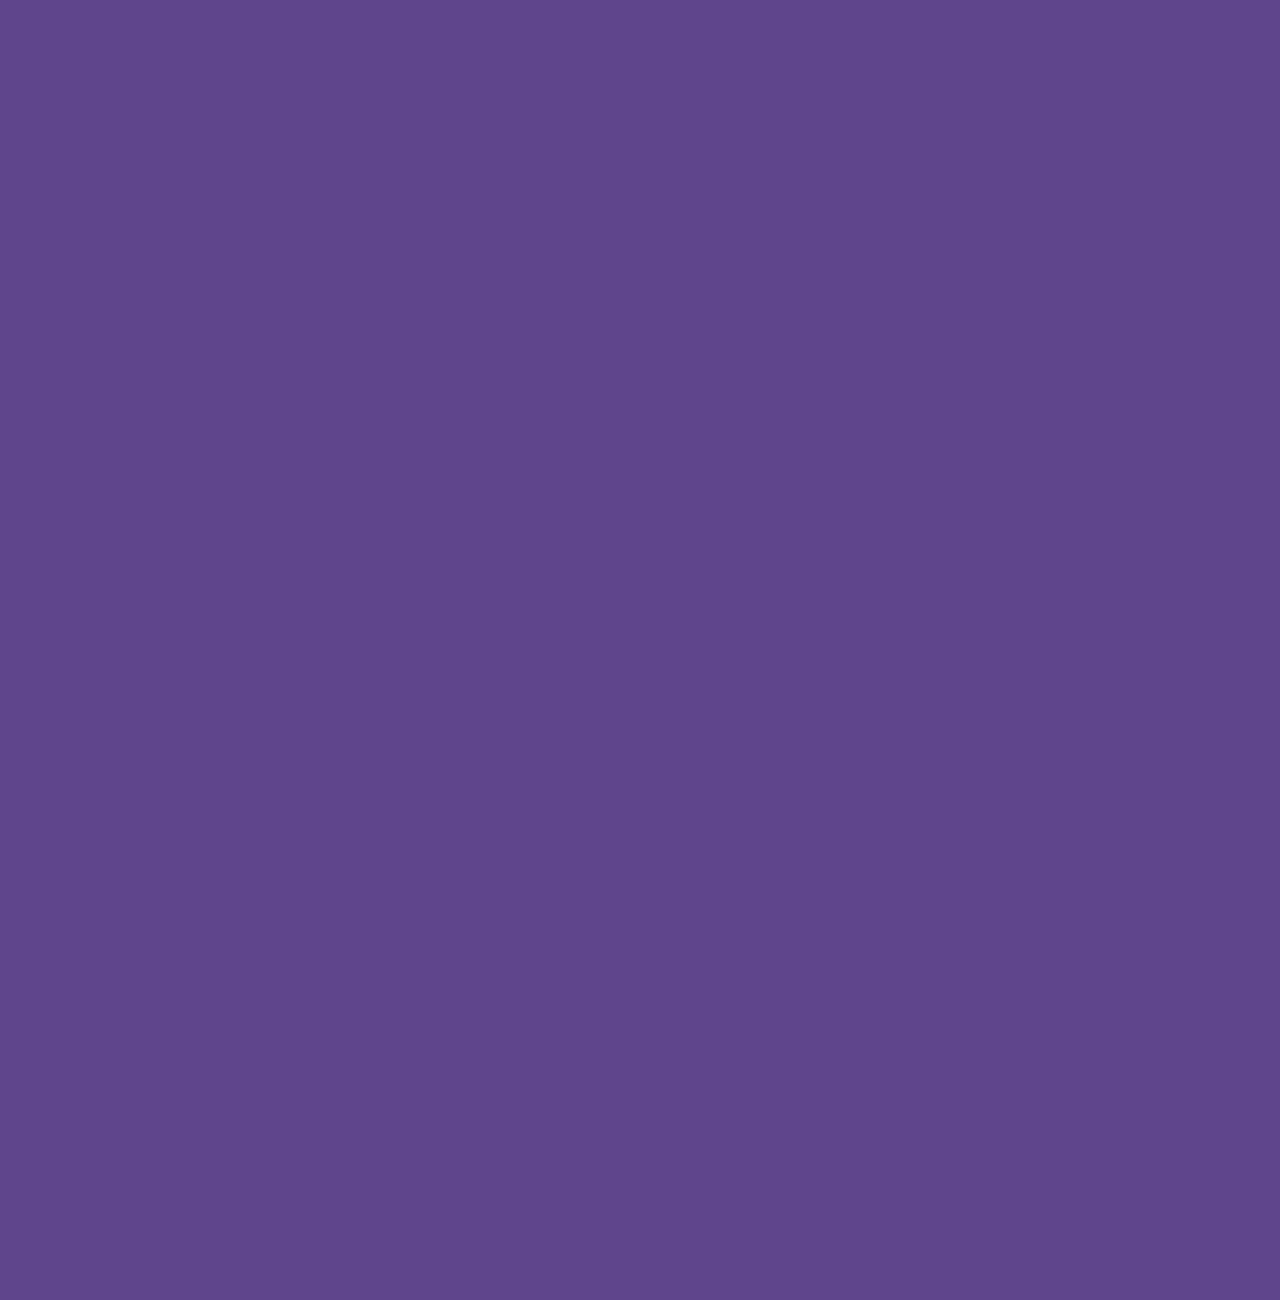
<file: 3/index.html>
<!DOCTYPE html>
<html lang="ru">
<head>
  <meta charset="UTF-8">
  <meta name="description" content="">
  <meta name="viewport" content="width=device-width, initial-scale=1.0">
  <meta http-equiv="X-UA-Compatible" content="ie=edge">
  <title>Mysterious Vacation</title>
  <link rel="stylesheet" href="css/style.min.css">
<link href="css/style.min.css" rel="stylesheet">  <base href="https://htmlacademy-animation.github.io/472965-magic-vacation-1/3/">
</head>
<body>

  <header class="page-header js-header">
    <div class="page-header__wrapper">
      <a href="#" class="page-header__logo" aria-label="Перейти на страницу FJORD.Inc">
        <svg width="100" height="15" viewBox="0 0 100 15" fill="none" xmlns="http://www.w3.org/2000/svg">
          <path d="M0.26 1.4V14H2.276V8.906H7.334V6.44H2.276V3.848H9.872V1.4H0.26ZM12.733 14.36C15.127 14.36 16.243 12.65 16.243 9.5V1.4H14.263V8.96C14.263 11.21 13.723 11.876 12.733 11.876C11.833 11.876 11.473 11.3 11.347 10.58L9.36702 10.94C9.63702 13.046 10.663 14.36 12.733 14.36ZM18.3918 7.7C18.3918 11.372 22.3878 14.36 27.3198 14.36C32.2518 14.36 36.2478 11.372 36.2478 7.7C36.2478 4.028 32.2518 1.04 27.3198 1.04C22.3878 1.04 18.3918 4.028 18.3918 7.7ZM20.6058 7.7C20.6058 5.378 23.6118 3.524 27.3198 3.524C30.9918 3.524 33.9798 5.378 33.9798 7.7C33.9798 10.004 30.9918 11.858 27.3198 11.858C23.6118 11.858 20.6058 10.004 20.6058 7.7ZM40.403 14V8.906H40.799L49.079 14.702V12.38L44.039 8.906H44.201C47.999 8.906 49.277 7.304 49.277 5.162C49.277 3.092 47.999 1.4 44.201 1.4H38.387V14H40.403ZM43.535 3.722C45.785 3.722 47.045 4.136 47.045 5.432C47.045 6.764 45.785 7.034 43.535 7.034H40.403V3.722H43.535ZM51.6936 1.382V14H57.8676C62.7456 14 66.7236 11.534 66.7236 7.7C66.7236 3.848 62.7456 1.382 57.8676 1.382H51.6936ZM53.7096 11.624V3.722H57.5436C61.5396 3.722 64.4916 5.018 64.4916 7.7C64.4916 10.238 61.5396 11.624 57.5436 11.624H53.7096ZM73.1832 14.018H74.9832V5H73.1832V14.018ZM72.9132 1.976C72.9132 2.57 73.3992 3.092 74.0832 3.092C74.7492 3.092 75.2352 2.57 75.2352 1.976C75.2352 1.382 74.7672 0.805999 74.0832 0.805999C73.3812 0.805999 72.9132 1.382 72.9132 1.976ZM76.7867 14H78.5687V9.104C78.7487 8.006 79.5947 6.962 81.0887 6.962C82.1147 6.962 83.2667 7.448 83.2667 9.554V14H85.0487V9.014C85.0487 6.152 83.2307 4.73 81.3587 4.73C79.9187 4.73 79.0727 5.558 78.5687 6.854V5H76.7867V14ZM90.9898 14.27C93.5098 14.27 95.3818 12.506 95.7238 10.328H94.0498C93.7258 11.3 92.6998 12.02 90.9898 12.02C88.8478 12.02 87.7678 10.922 87.7678 9.59C87.7678 8.24 88.8478 6.962 90.9898 6.962C92.7538 6.962 93.7978 7.844 94.0858 8.924H95.7418C95.4358 6.71 93.6178 4.73 90.9898 4.73C88.0918 4.73 86.1298 7.124 86.1298 9.59C86.1298 12.074 88.1278 14.27 90.9898 14.27ZM97.0693 12.938C97.0693 13.658 97.5553 14.144 98.2753 14.144C98.9953 14.144 99.4813 13.658 99.4813 12.938C99.4813 12.2 98.9953 11.714 98.2753 11.714C97.5553 11.714 97.0693 12.2 97.0693 12.938Z" fill="currentColor"></path>
        </svg>
      </a>
      <button class="page-header__toggler js-menu-toggler" type="button" aria-label="Управление мобильным меню"><span>Меню</span></button>
      <nav class="page-header__nav">
        <div class="page-header__menu js-menu" id="menu">
          <ul>
            <li>
              <a class="js-menu-link" href="#top" data-href="top">главная</a>
            </li>
            <li>
              <a class="js-menu-link" href="#story" data-href="story">история</a>
            </li>
            <li>
              <a class="js-menu-link" href="#prizes" data-href="prizes">призы</a>
            </li>
            <li>
              <a class="js-menu-link" href="#rules" data-href="rules">правила</a>
            </li>
            <li>
              <a class="js-menu-link" href="#game" data-href="game">игра</a>
            </li>
          </ul>
        </div>
        <div class="page-header__social">
          <div class="social-block js-social-block">
            <button class="social-block__toggler" aria-label="Управлять блоком с социальными кнопками">
              <svg width="26" height="22" viewBox="0 0 27 22" fill="none" xmlns="http://www.w3.org/2000/svg">
                <path d="M19.6721 7.43664C21.6273 7.43664 23.213 5.85095 23.213 3.89566C23.213 1.94037 21.6273 0.354675 19.6721 0.354675C17.7168 0.354675 16.1311 1.94037 16.1311 3.89566C16.1311 4.19968 16.1728 4.49178 16.2458 4.77345L7.21751 8.95527C6.57519 8.05214 5.52303 7.46049 4.33078 7.46049C2.37549 7.46049 0.789795 9.04618 0.789795 11.0015C0.789795 12.9568 2.37549 14.5425 4.33078 14.5425C5.52303 14.5425 6.57668 13.9508 7.21751 13.0477L16.2458 17.2295C16.1743 17.5112 16.1311 17.8033 16.1311 18.1073C16.1311 20.0626 17.7168 21.6483 19.6721 21.6483C21.6273 21.6483 23.213 20.0626 23.213 18.1073C23.213 16.152 21.6273 14.5663 19.6721 14.5663C18.4798 14.5663 17.4262 15.158 16.7853 16.0611L7.75701 11.8793C7.82854 11.5976 7.87176 11.3055 7.87176 11.0015C7.87176 10.6974 7.83003 10.4053 7.75701 10.1237L16.7853 5.94186C17.4262 6.84499 18.4783 7.43664 19.6721 7.43664Z" fill="currentColor"></path>
              </svg>
            </button>
            <ul class="social-block__list">
              <li>
                <a class="social-block__link social-block__link--fb" href="#" aria-label="Мы на Facebook">
                  <svg width="8" height="17" viewBox="0 0 8 17" fill="none" xmlns="http://www.w3.org/2000/svg">
                    <path d="M4.24646 16.9899H1.09275L1.05793 8.49828H0V5.30707H1.05793V3.81124C1.05793 1.42084 2.57654 0 5.21735 0H7.41758V3.18585H5.30841C4.28262 3.18585 4.2478 3.48582 4.2478 4.24914V5.30707H7.42964L7.16716 8.49828H4.2478V16.9899H4.24646Z" fill="currentColor"></path>
                  </svg>
                </a>
              </li>
              <li>
                <a class="social-block__link social-block__link--insta" href="#" aria-label="Мы в Instagram">
                  <svg width="15" height="15" viewBox="0 0 15 15" fill="none" xmlns="http://www.w3.org/2000/svg">
                    <path d="M11.0197 0H4.19806C2.14246 0 0.471191 1.66993 0.471191 3.72285V10.5499C0.471191 12.6082 2.14112 14.2727 4.19806 14.2727H11.0197C13.0753 14.2727 14.7466 12.6082 14.7466 10.5499V3.72285C14.7466 1.67127 13.0753 0 11.0197 0ZM11.0197 12.4849H4.19806C3.13076 12.4849 2.26432 11.6158 2.26432 10.5512V3.72419C2.26432 2.65956 3.13076 1.79715 4.19806 1.79715H11.0197C12.087 1.79715 12.9535 2.6609 12.9535 3.72419V10.5512C12.9535 11.6145 12.087 12.4849 11.0197 12.4849Z" fill="currentColor"></path>
                    <path d="M7.60887 3.11084C5.38989 3.11084 3.58203 4.9187 3.58203 7.14036C3.58203 9.35532 5.38989 11.1645 7.60887 11.1645C9.83053 11.1645 11.6357 9.35666 11.6357 7.14036C11.6357 4.9187 9.83053 3.11084 7.60887 3.11084ZM7.60887 9.36871C6.37551 9.36871 5.37784 8.37372 5.37784 7.14036C5.37784 5.90699 6.37551 4.90665 7.60887 4.90665C8.83822 4.90665 9.84259 5.90833 9.84259 7.14036C9.84392 8.37238 8.83822 9.36871 7.60887 9.36871Z" fill="currentColor"></path>
                    <path d="M11.3573 2.35962C10.8256 2.35962 10.3931 2.79752 10.3931 3.32381C10.3931 3.85546 10.8256 4.29336 11.3573 4.29336C11.8862 4.29336 12.3215 3.85546 12.3215 3.32381C12.3215 2.79752 11.8862 2.35962 11.3573 2.35962Z" fill="currentColor"></path>
                  </svg>
                </a>
              </li>
              <li>
                <a class="social-block__link social-block__link--vk" href="#" aria-label="Мы ВКонтакте">
                  <svg width="17" height="10" viewBox="0 0 17 10" fill="none" xmlns="http://www.w3.org/2000/svg">
                    <path d="M14.1234 4.9002C14.1234 4.9002 16.3623 1.72708 16.5866 0.680242C16.6595 0.312285 16.4947 0.103188 16.1069 0.103188C16.1069 0.103188 14.8193 0.103188 14.168 0.103188C13.7235 0.103188 13.5587 0.293278 13.4235 0.579768C13.4235 0.579768 12.3724 2.82553 11.0969 4.24712C10.6861 4.70333 10.4781 4.84318 10.2511 4.84318C10.0646 4.84318 9.98625 4.6911 9.98625 4.27834V0.649016C9.98625 0.147997 9.92545 0.00135496 9.5066 0.00135496H6.39628C6.15578 0.00135496 6.0085 0.134417 6.0085 0.324506C6.0085 0.801084 6.73406 0.908351 6.73406 2.20231V4.87305C6.73406 5.40529 6.70569 5.61575 6.45303 5.61575C5.78016 5.61575 4.19528 3.30618 3.30623 0.678887C3.12923 0.145282 2.93737 0 2.43475 0H0.486409C0.205373 0 0 0.190085 0 0.476576C0 0.991172 0.60666 3.40801 2.99277 6.64358C4.59927 8.8201 6.70569 10 8.60269 10C9.76196 10 10.0416 9.80312 10.0416 9.31432V7.63883C10.0416 7.22607 10.2065 7.04956 10.4429 7.04956C10.7078 7.04956 11.1847 7.13238 12.2805 8.22268C13.5843 9.47862 13.6762 10 14.3896 10H16.5676C16.7919 10 17 9.89273 17 9.52342C17 9.02919 16.3623 8.15343 15.384 7.10659C14.9801 6.56755 14.3302 5.98914 14.1248 5.72301C13.8275 5.40801 13.9154 5.23014 14.1234 4.9002Z" fill="currentColor"></path>
                  </svg>
                </a>
              </li>
            </ul>
          </div>
        </div>
      </nav>
    </div>
  </header>

  <main class="page-content">
    <section class="animation-screen"></section>

    <section class="screen screen--hidden screen--intro js-scrollspy" id="top">
      <div class="screen__wrapper">
        <div class="intro">
          <h1 class="intro__title">Таинственный отпуск</h1>
          <div class="intro__content">
            <div class="intro__info">
              <p class="intro__label">Даты проведения конкурса:</p>
              <p class="intro__date">01 — 31.05 / 2020</p>
            </div>
            <div class="intro__message">
              <p>
                Отгадай первым место назначения и&nbsp;отправься в&nbsp;путешествие в&nbsp;любое время или получи один из многочисленных призов
                <svg width="16" height="16" viewBox="0 0 10 10" fill="none" xmlns="http://www.w3.org/2000/svg">
                  <path d="M0 6.35337L3.90271 4.99012L0 3.64663L1.34615 1.32374L4.44287 4.01073L3.67364 0H6.34615L5.57692 4.01073L8.65385 1.32374L10 3.64663L6.13405 4.99012L10 6.35337L8.65385 8.65651L5.57692 5.98927L6.34615 10H3.67364L4.44287 5.96952L1.34615 8.65651L0 6.35337Z" fill="currentColor"></path>
                </svg>
              </p>
            </div>
          </div>
        </div>
      </div>
      <div class="screen__footer js-footer">
        <button class="screen__footer-enlarge js-footer-toggler" type="button" aria-label="Показать сообщение">
          <svg width="10" height="10" viewBox="0 0 10 10" fill="none" xmlns="http://www.w3.org/2000/svg">
            <path d="M0 6.35337L3.90271 4.99012L0 3.64663L1.34615 1.32374L4.44287 4.01073L3.67364 0H6.34615L5.57692 4.01073L8.65385 1.32374L10 3.64663L6.13405 4.99012L10 6.35337L8.65385 8.65651L5.57692 5.98927L6.34615 10H3.67364L4.44287 5.96952L1.34615 8.65651L0 6.35337Z" fill="currentColor"></path>
          </svg>
        </button>
        <button class="screen__footer-collapse js-footer-toggler" type="button" aria-label="Скрыть сообщение">
          <svg width="13" height="13" viewBox="0 0 13 13" fill="none" xmlns="http://www.w3.org/2000/svg">
            <line x1="12.3536" y1="0.353553" x2="0.738349" y2="11.9688" stroke="currentColor"></line>
            <line x1="0.738319" y1="0.539925" x2="12.3535" y2="12.1551" stroke="currentColor"></line>
          </svg>
        </button>
        <div class="screen__footer-wrapper">
          <div class="screen__footer-announce">
            <p class="screen__footer-label">Даты проведения конкурса:</p>
            <p class="screen__footer-date">01 — 31.05 / 2020</p>
          </div>
          <div class="screen__footer-note">
            <p>
              <svg width="10" height="10" viewBox="0 0 10 10" fill="none" xmlns="http://www.w3.org/2000/svg">
                <path d="M0 6.35337L3.90271 4.99012L0 3.64663L1.34615 1.32374L4.44287 4.01073L3.67364 0H6.34615L5.57692 4.01073L8.65385 1.32374L10 3.64663L6.13405 4.99012L10 6.35337L8.65385 8.65651L5.57692 5.98927L6.34615 10H3.67364L4.44287 5.96952L1.34615 8.65651L0 6.35337Z" fill="currentColor"></path>
              </svg>
              <span>Победители могут выбрать любые 14 дней подряд в&nbsp;течение двух лет с&nbsp;даты окончания конкурса. Победители могут воспользоваться путевкой сами или подарить другому лицу.</span>
            </p>
          </div>
        </div>
      </div>
    </section>

    <section class="screen screen--hidden screen--story js-scrollspy" id="story">

      <div class="slider swiper-container js-slider">

        <div class="swiper-wrapper">

          <div class="slider__item swiper-slide">
            <h2 class="slider__item-title">История</h2>
            <p class="slider__item-text">Джеймс Таргет был основателем компании &laquo;Fjord Inc.&raquo;. С&nbsp;1965 года &laquo;Fjord Inc.&raquo; прославилась надёжными и&nbsp;удобными чемоданами и&nbsp;аксессуарами для туристов.</p>
          </div>

          <div class="slider__item swiper-slide">
            <p class="slider__item-text">Когда Джеймсу было 7&nbsp;лет, в&nbsp;их&nbsp;доме гостил дядюшка и&nbsp;развлекал детей рассказами о&nbsp;своей поездке в&nbsp;место, показавшееся малышу Таргету невероятным. Тогда Джеймс решил, что однажды посетит его, но&nbsp;не&nbsp;будет рассказывать о&nbsp;мечте, пока не&nbsp;осуществит.</p>
          </div>

          <div class="slider__item swiper-slide">
            <p class="slider__item-text">Джеймс Таргет стал увлеченным путешественником. Он&nbsp;посетил 5&nbsp;континентов, 126&nbsp;стран.</p>
          </div>

          <div class="slider__item swiper-slide">
            <p class="slider__item-text">Он&nbsp;сплавлялся по&nbsp;Амазонке и&nbsp;погружался в&nbsp;пещеры Франции, медитировал в&nbsp;горах Тибета и&nbsp;пожимал руку вождя племени Акугауа.</p>
          </div>

          <div class="slider__item swiper-slide">
            <p class="slider__item-text">Из&nbsp;своих поездок Джеймс Таргет привозил идеи, как сделать свои чемоданы &laquo;Fjord Inc.&raquo; удобными и&nbsp;приспособленными к&nbsp;разным дорожным условиям.</p>
          </div>

          <div class="slider__item swiper-slide">
            <p class="slider__item-text">Всё это время Джеймс не&nbsp;оставлял идею поездки своей мечты. Однако, как только он&nbsp;брался за&nbsp;планирование, возникали препятствия, не&nbsp;позволяющие отправиться туда.</p>
          </div>

          <div class="slider__item swiper-slide">
            <p class="slider__item-text">В&nbsp;возрасте 67&nbsp;лет Джеймс Таргет попал под лавину и&nbsp;погиб. В&nbsp;своём завещании он&nbsp;поручил отправить в&nbsp;заветное путешествие трёх смельчаков, единых с&nbsp;ним духом.</p>
          </div>

          <div class="slider__item swiper-slide">
            <p class="slider__item-text">Тех, кто сможет узнать таинственное место, задавая вопросы специально обученному ИИ&nbsp;&laquo;Соне&raquo;, ждет фантастическое путешествие.</p>
          </div>
        </div>
        <div class="slider__controls">
          <button class="slider__control slider__control--prev js-control-prev" type="button" aria-label="Показать предыдущую историю">
            <svg width="12" height="22" viewBox="0 0 12 22" fill="none" xmlns="http://www.w3.org/2000/svg">
              <path d="M11 1L1 11L11 21" stroke="currentColor" stroke-width="2" stroke-linejoin="round"></path>
            </svg>
          </button>
          <button class="slider__control slider__control--next js-control-next" type="button" aria-label="Показать следующую историю">
            <svg width="12" height="22" viewBox="0 0 12 22" fill="none" xmlns="http://www.w3.org/2000/svg">
              <path d="M1 1L11 11L1 21" stroke="currentColor" stroke-width="2" stroke-linejoin="round"></path>
            </svg>
          </button>
        </div>
        <div class="slider__pagination swiper-pagination"></div>
      </div>
    </section>

    <section class="screen screen--hidden screen--prizes js-scrollspy" id="prizes">
      <div class="screen__wrapper">
        <div class="prizes">
          <h2 class="prizes__title">ПРизы</h2>
          <div class="prizes__lead">
            <p>Найди ответ и&nbsp;получи один из&nbsp;призов:</p>
          </div>
          <ul class="prizes__list">
            <li class="prizes__item prizes__item--journeys">
              <div class="prizes__icon">
                <picture>
                  <source srcset="img/prize1-mob.svg" media="(orientation: portrait)">
                  <img src="img/prize1.svg" alt="">
                </picture>
              </div>
              <p class="prizes__desc">
                <b>3</b>
                <span>загадочных путешествия</span>
              </p>
            </li>
            <li class="prizes__item prizes__item--cases">
              <div class="prizes__icon">
                <picture>
                  <source srcset="img/prize2-mob.svg" media="(orientation: portrait)">
                  <img src="img/prize2.svg" alt="">
                </picture>
              </div>
              <p class="prizes__desc">
                <b>7</b>
                <span>надежных чемоданов</span>
              </p>
            </li>
            <li class="prizes__item prizes__item--codes">
              <div class="prizes__icon">
                <picture>
                  <source srcset="img/prize3-mob.svg" media="(orientation: portrait)">
                  <img src="img/prize3.svg" alt="">
                </picture>
              </div>
              <p class="prizes__desc">
                <b>900</b>
                <span>
                  промокодов на&nbsp;скидку 15%
                  <svg width="10" height="10" viewBox="0 0 10 10" fill="none" xmlns="http://www.w3.org/2000/svg">
                    <path d="M0 6.35337L3.90271 4.99012L0 3.64663L1.34615 1.32374L4.44287 4.01073L3.67364 0H6.34615L5.57692 4.01073L8.65385 1.32374L10 3.64663L6.13405 4.99012L10 6.35337L8.65385 8.65651L5.57692 5.98927L6.34615 10H3.67364L4.44287 5.96952L1.34615 8.65651L0 6.35337Z" fill="currentColor"></path>
                  </svg>
                </span>
              </p>
            </li>
          </ul>
        </div>
      </div>
      <div class="screen__footer js-footer">
        <button class="screen__footer-enlarge js-footer-toggler" type="button" aria-label="Показать сообщение">
          <svg width="10" height="10" viewBox="0 0 10 10" fill="none" xmlns="http://www.w3.org/2000/svg">
            <path d="M0 6.35337L3.90271 4.99012L0 3.64663L1.34615 1.32374L4.44287 4.01073L3.67364 0H6.34615L5.57692 4.01073L8.65385 1.32374L10 3.64663L6.13405 4.99012L10 6.35337L8.65385 8.65651L5.57692 5.98927L6.34615 10H3.67364L4.44287 5.96952L1.34615 8.65651L0 6.35337Z" fill="currentColor"></path>
          </svg>
        </button>
        <button class="screen__footer-collapse js-footer-toggler" type="button" aria-label="Скрыть сообщение">
          <svg width="13" height="13" viewBox="0 0 13 13" fill="none" xmlns="http://www.w3.org/2000/svg">
            <line x1="12.3536" y1="0.353553" x2="0.738349" y2="11.9688" stroke="currentColor"></line>
            <line x1="0.738319" y1="0.539925" x2="12.3535" y2="12.1551" stroke="currentColor"></line>
          </svg>
        </button>
        <div class="screen__footer-wrapper">
          <div class="screen__footer-announce">
            <p class="screen__footer-label">Даты проведения конкурса:</p>
            <p class="screen__footer-date">01 — 31.05 / 2020</p>
          </div>
          <div class="screen__footer-note">
            <p>
              <svg width="10" height="10" viewBox="0 0 10 10" fill="none" xmlns="http://www.w3.org/2000/svg">
                <path d="M0 6.35337L3.90271 4.99012L0 3.64663L1.34615 1.32374L4.44287 4.01073L3.67364 0H6.34615L5.57692 4.01073L8.65385 1.32374L10 3.64663L6.13405 4.99012L10 6.35337L8.65385 8.65651L5.57692 5.98927L6.34615 10H3.67364L4.44287 5.96952L1.34615 8.65651L0 6.35337Z" fill="currentColor"></path>
              </svg>
              <span>Скидка&nbsp;15% на&nbsp;единоразовое приобретение путёвки с&nbsp;1&nbsp;июня 2020 по&nbsp;31&nbsp;мая 2022&nbsp;года. Суммируется с&nbsp;другими акциями</span>
            </p>
          </div>
        </div>
      </div>
    </section>

    <section class="screen screen--hidden screen--rules js-scrollspy" id="rules">
      <div class="screen__wrapper">
        <div class="rules">
          <h2 class="rules__title">Правила</h2>
          <div class="rules__lead">
            <p>Для того чтобы получить наследство Джеймса Таргета, тебе нужно выведать у&nbsp;&laquo;Сони&raquo;, куда предстоит отправиться тебе в&nbsp;случае победы</p>
          </div>
          <ol class="rules__list">
            <li class="rules__item">
              <p>Тебе отводится <br>5&nbsp;минут</p>
            </li>
            <li class="rules__item">
              <p>Задавай любые вопросы в&nbsp;текстовом поле</p>
            </li>
            <li class="rules__item">
              <p>Нажимай кнопку &laquo;Узнать&raquo;, чтобы получить ответ</p>
            </li>
            <li class="rules__item">
              <p>&laquo;Соня&raquo; может отвечать только&nbsp;Да или Нет</p>
            </li>
          </ol>
          <a href="#game" class="rules__link btn">Погнали!</a>
        </div>
      </div>
      <div class="screen__disclaimer">
        <div class="disclaimer">
          <ul>
            <li>
              <a href="#">Правовая информация</a>
            </li>
            <li>
              <a href="#">Подробные правила</a>
            </li>
          </ul>
        </div>
      </div>
    </section>

    <section class="screen screen--hidden screen--game js-scrollspy" id="game">
      <div class="screen__wrapper">
        <div class="game">
          <div class="game__header">
            <h2 class="game__title">Игра</h2>
            <div class="game__counter">
              <span>05</span>:<span>00</span>
            </div>
          </div>
          <div class="game__body">
            <div class="chat">
              <div class="chat__body js-chat">
                <ul class="chat__list" id="messages"></ul>
              </div>
              <div class="chat__footer">
                <form action="#" method="post" class="form" id="message-form">
                  <label for="message-field" class="visually-hidden">Поле для ввода вопроса</label>
                  <input type="text" class="form__field" id="message-field">
                  <button class="form__button btn">
                    Узнать
                    <svg width="18" height="19" viewBox="0 0 18 19" fill="none" xmlns="http://www.w3.org/2000/svg">
                      <path stroke="currentColor" stroke-width="2" d="M9 19V1"></path>
                      <path d="M1 9l8-8 8 8" stroke="currentColor" stroke-width="2" stroke-linejoin="round"></path>
                    </svg>
                  </button>
                </form>
              </div>
            </div>
          </div>
          <!-- временные кнопки для показа результата -->
          <div class="game__buttons">
            <button class="game__button btn js-show-result" type="button" data-target="result">Положительный результат</button>
            <button class="game__button btn js-show-result" type="button" data-target="result2">Положительный результат - 2</button>
            <button class="game__button btn js-show-result" type="button" data-target="result3">Отрицательный результат</button>
          </div>
        </div>
      </div>
    </section>

    <section class="screen screen--hidden screen--result" id="result">
      <div class="screen__wrapper">
        <div class="result result--trip">
          <div class="result__image">
            <picture>
              <source srcset="img/result1-mob.png 1x, img/result1-mob@2x.png 2x" media="(max-width: 768px) and (orientation: portrait)">
              <img src="img/result1.png" srcset="img/result1@2x.png 2x" alt="">
            </picture>
          </div>
          <h2 class="result__title">
            <span class="visually-hidden">ПОбеда!</span>
            <svg xmlns="http://www.w3.org/2000/svg" viewBox="0 0 568.85 109.24">
              <path d="M16,24.44V92H2.6V8H75V92H61.52V24.44H16Z" transform="translate(-2.1 -1.5)" fill="none" stroke="currentColor"></path>
              <path d="M148.76,5.6c32.88,0,59.52,19.92,59.52,44.4s-26.64,44.4-59.52,44.4S89.24,74.48,89.24,50,115.88,5.6,148.76,5.6Zm0,72.12c24.48,0,44.4-12.36,44.4-27.72s-19.92-27.84-44.4-27.84C124,22.16,104,34.52,104,50S124,77.72,148.76,77.72Z" transform="translate(-2.1 -1.5)" fill="none" stroke="currentColor"></path>
              <path d="M287.36,8V24.44H236v14.4h25.32c25.44,0,34,11.16,34,26.52,0,15.6-8.52,26.64-34,26.64H222.56V8h64.8ZM256.88,76.52c15.12,0,23.52-2,23.52-11.52S272,54.44,256.88,54.44H236V76.52h20.88Z" transform="translate(-2.1 -1.5)" fill="none" stroke="currentColor"></path>
              <path d="M371.47,8V24.44H320.84V41.6h33.6V58h-33.6V75.56h50.64V92H307.4V8h64.08Z" transform="translate(-2.1 -1.5)" fill="none" stroke="currentColor"></path>
              <path d="M382.39,110.24V75.56h7.44c4.56-4.68,7.8-18.36,8.76-56L399,8h48.6V75.56h10v34.68H442.87V92H397v18.24H382.39Zm51.72-34.68V24.44H411.55v3.12c-0.48,22.44-3.24,37.68-7.2,48h29.76Z" transform="translate(-2.1 -1.5)" fill="none" stroke="currentColor"></path>
              <path d="M463.75,92l28-84h27.12l28.08,84H533.47l-7.8-23.52h-37.8L480.07,92H463.75Zm56.64-40L507,11.84,493.51,52h26.88Z" transform="translate(-2.1 -1.5)" fill="none" stroke="currentColor"></path>
              <path d="M554.12,70.4L555.55,2H569l1.44,68.4H554.12Zm8.28,6.36c4.8,0,8,3.24,8,8.16a8,8,0,1,1-16.08,0C554.35,80,557.59,76.76,562.39,76.76Z" transform="translate(-2.1 -1.5)" fill="none" stroke="currentColor"></path>
            </svg>
          </h2>
          <div class="result__text">
            <p>ты&nbsp;отправляешься в&nbsp;Арктику!</p>
          </div>
          <div class="result__form">
            <form action="#" method="post" class="form form--result">
              <label for="email-field" class="form__label">зарегистрируй результат</label>
              <input type="email" class="form__field" id="email-field" placeholder="e-mail для регистации результата и получения приза" required="">
              <button class="form__button btn">
                отправить
                <svg width="18" height="19" viewBox="0 0 18 19" fill="none" xmlns="http://www.w3.org/2000/svg">
                  <path stroke="currentColor" stroke-width="2" d="M9 19V1"></path>
                  <path d="M1 9l8-8 8 8" stroke="currentColor" stroke-width="2" stroke-linejoin="round"></path>
                </svg>
              </button>
            </form>
          </div>
        </div>
      </div>
    </section>

    <section class="screen screen--hidden screen--result" id="result2">
      <div class="screen__wrapper">
        <div class="result result--prize">
          <div class="result__image">
            <picture>
              <source srcset="img/result2-mob.png 1x, img/result2-mob@2x.png 2x" media="(max-width: 768px) and (orientation: portrait)">
              <img src="img/result2.png" srcset="img/result2@2x.png 2x" alt="">
            </picture>
          </div>
          <h2 class="result__title">
            <span class="visually-hidden">ПОбеда!</span>
            <svg xmlns="http://www.w3.org/2000/svg" viewBox="0 0 568.85 109.24">
              <path d="M16,24.44V92H2.6V8H75V92H61.52V24.44H16Z" transform="translate(-2.1 -1.5)" fill="none" stroke="currentColor"></path>
              <path d="M148.76,5.6c32.88,0,59.52,19.92,59.52,44.4s-26.64,44.4-59.52,44.4S89.24,74.48,89.24,50,115.88,5.6,148.76,5.6Zm0,72.12c24.48,0,44.4-12.36,44.4-27.72s-19.92-27.84-44.4-27.84C124,22.16,104,34.52,104,50S124,77.72,148.76,77.72Z" transform="translate(-2.1 -1.5)" fill="none" stroke="currentColor"></path>
              <path d="M287.36,8V24.44H236v14.4h25.32c25.44,0,34,11.16,34,26.52,0,15.6-8.52,26.64-34,26.64H222.56V8h64.8ZM256.88,76.52c15.12,0,23.52-2,23.52-11.52S272,54.44,256.88,54.44H236V76.52h20.88Z" transform="translate(-2.1 -1.5)" fill="none" stroke="currentColor"></path>
              <path d="M371.47,8V24.44H320.84V41.6h33.6V58h-33.6V75.56h50.64V92H307.4V8h64.08Z" transform="translate(-2.1 -1.5)" fill="none" stroke="currentColor"></path>
              <path d="M382.39,110.24V75.56h7.44c4.56-4.68,7.8-18.36,8.76-56L399,8h48.6V75.56h10v34.68H442.87V92H397v18.24H382.39Zm51.72-34.68V24.44H411.55v3.12c-0.48,22.44-3.24,37.68-7.2,48h29.76Z" transform="translate(-2.1 -1.5)" fill="none" stroke="currentColor"></path>
              <path d="M463.75,92l28-84h27.12l28.08,84H533.47l-7.8-23.52h-37.8L480.07,92H463.75Zm56.64-40L507,11.84,493.51,52h26.88Z" transform="translate(-2.1 -1.5)" fill="none" stroke="currentColor"></path>
              <path d="M554.12,70.4L555.55,2H569l1.44,68.4H554.12Zm8.28,6.36c4.8,0,8,3.24,8,8.16a8,8,0,1,1-16.08,0C554.35,80,557.59,76.76,562.39,76.76Z" transform="translate(-2.1 -1.5)" fill="none" stroke="currentColor"></path>
            </svg>
          </h2>
          <div class="result__text">
            <p>чемодан &laquo;Fjord&nbsp;Inc.&raquo;&nbsp;твой</p>
          </div>
          <div class="result__form">
            <form action="#" method="post" class="form form--result">
              <label for="email-field2" class="form__label">зарегистрируй результат</label>
              <input type="email" class="form__field" id="email-field2" placeholder="e-mail для регистации результата и получения приза" required="">
              <button class="form__button btn">
                отправить
                <svg width="18" height="19" viewBox="0 0 18 19" fill="none" xmlns="http://www.w3.org/2000/svg">
                  <path stroke="currentColor" stroke-width="2" d="M9 19V1"></path>
                  <path d="M1 9l8-8 8 8" stroke="currentColor" stroke-width="2" stroke-linejoin="round"></path>
                </svg>
              </button>
            </form>
          </div>
        </div>
      </div>
    </section>

    <section class="screen screen--hidden screen--result" id="result3">
      <div class="screen__wrapper">
        <div class="result result--negative">
          <div class="result__image">
            <picture>
              <source srcset="img/result3-mob.png 1x, img/result3-mob@2x.png 2x" media="(max-width: 768px) and (orientation: portrait)">
              <img src="img/result3.png" srcset="img/result3@2x.png 2x" alt="">
            </picture>
          </div>
          <h2 class="result__title">
            <span class="visually-hidden">Не угадал!</span>
            <svg xmlns="http://www.w3.org/2000/svg" viewBox="0 0 660.77 109.24">
              <path d="M2.66,92V8H16.1V42.2H53.3V8H66.74V92H53.3V58.64H16.1V92H2.66Z" transform="translate(-2.16 -1.5)" fill="none" stroke="currentColor"></path>
              <path d="M147.62,8V24.44H97V41.6h33.6V58H97V75.56h50.64V92H83.54V8h64.08Z" transform="translate(-2.16 -1.5)" fill="none" stroke="currentColor"></path>
              <path d="M199.22,8l20.52,42.36L235.34,8h16.44l-31,84H204.38l9.48-25.92L185.78,8h13.44Z" transform="translate(-2.16 -1.5)" fill="none" stroke="currentColor"></path>
              <path d="M273.74,24.44V92H260.3V8h50.16V24.44H273.74Z" transform="translate(-2.16 -1.5)" fill="none" stroke="currentColor"></path>
              <path d="M307.1,92l28-84h27.12l28.08,84H376.82L369,68.48h-37.8L323.42,92H307.1Zm56.64-40L350.3,11.84,336.86,52h26.88Z" transform="translate(-2.16 -1.5)" fill="none" stroke="currentColor"></path>
              <path d="M396.38,110.24V75.56h7.44c4.56-4.68,7.8-18.36,8.76-56L412.94,8h48.6V75.56h10v34.68H456.86V92H411v18.24H396.38ZM448.1,75.56V24.44H425.54v3.12c-0.48,22.44-3.24,37.68-7.2,48H448.1Z" transform="translate(-2.16 -1.5)" fill="none" stroke="currentColor"></path>
              <path d="M477.74,92l28-84h27.12L560.9,92H547.46l-7.8-23.52h-37.8L494.06,92H477.74Zm56.64-40-13.44-40.2L507.5,52h26.88Z" transform="translate(-2.16 -1.5)" fill="none" stroke="currentColor"></path>
              <path d="M568.7,76.88a13.77,13.77,0,0,0,5,1c6.6,0,10.44-6.24,12-58.32L586.22,8h46.2V92H619V24.44H598.82l-0.12,3.12C597.14,81,589,94.4,573.74,94.4a28.55,28.55,0,0,1-6.72-.84Z" transform="translate(-2.16 -1.5)" fill="none" stroke="currentColor"></path>
              <path d="M646.1,70.4L647.54,2H661l1.44,68.4H646.1Zm8.28,6.36c4.8,0,8,3.24,8,8.16a8,8,0,0,1-16.08,0C646.34,80,649.58,76.76,654.38,76.76Z" transform="translate(-2.16 -1.5)" fill="none" stroke="currentColor"></path>
            </svg>
          </h2>
          <button class="result__button js-play" type="button">
            не сдавайся!
            <span>
              <svg width="27" height="22" viewBox="0 0 27 22" fill="none" xmlns="http://www.w3.org/2000/svg">
                <path d="M10.6899 1.47998C5.42992 1.47998 1.16992 5.73998 1.16992 11C1.16992 16.26 5.42992 20.52 10.6899 20.52C15.9499 20.52 20.2099 16.26 20.2099 11V7.13998" stroke="currentColor" stroke-width="2" stroke-miterlimit="10"></path>
                <path d="M15.1099 12.5099L20.1499 7.13989L25.3099 12.6299" stroke="currentColor" stroke-width="2" stroke-miterlimit="10" stroke-linejoin="round"></path>
              </svg>
            </span>
          </button>
        </div>
      </div>
    </section>
    <div class="full-color-bg"></div>
  </main>

<script src="js/script.js"></script></body>
</html>
</file>
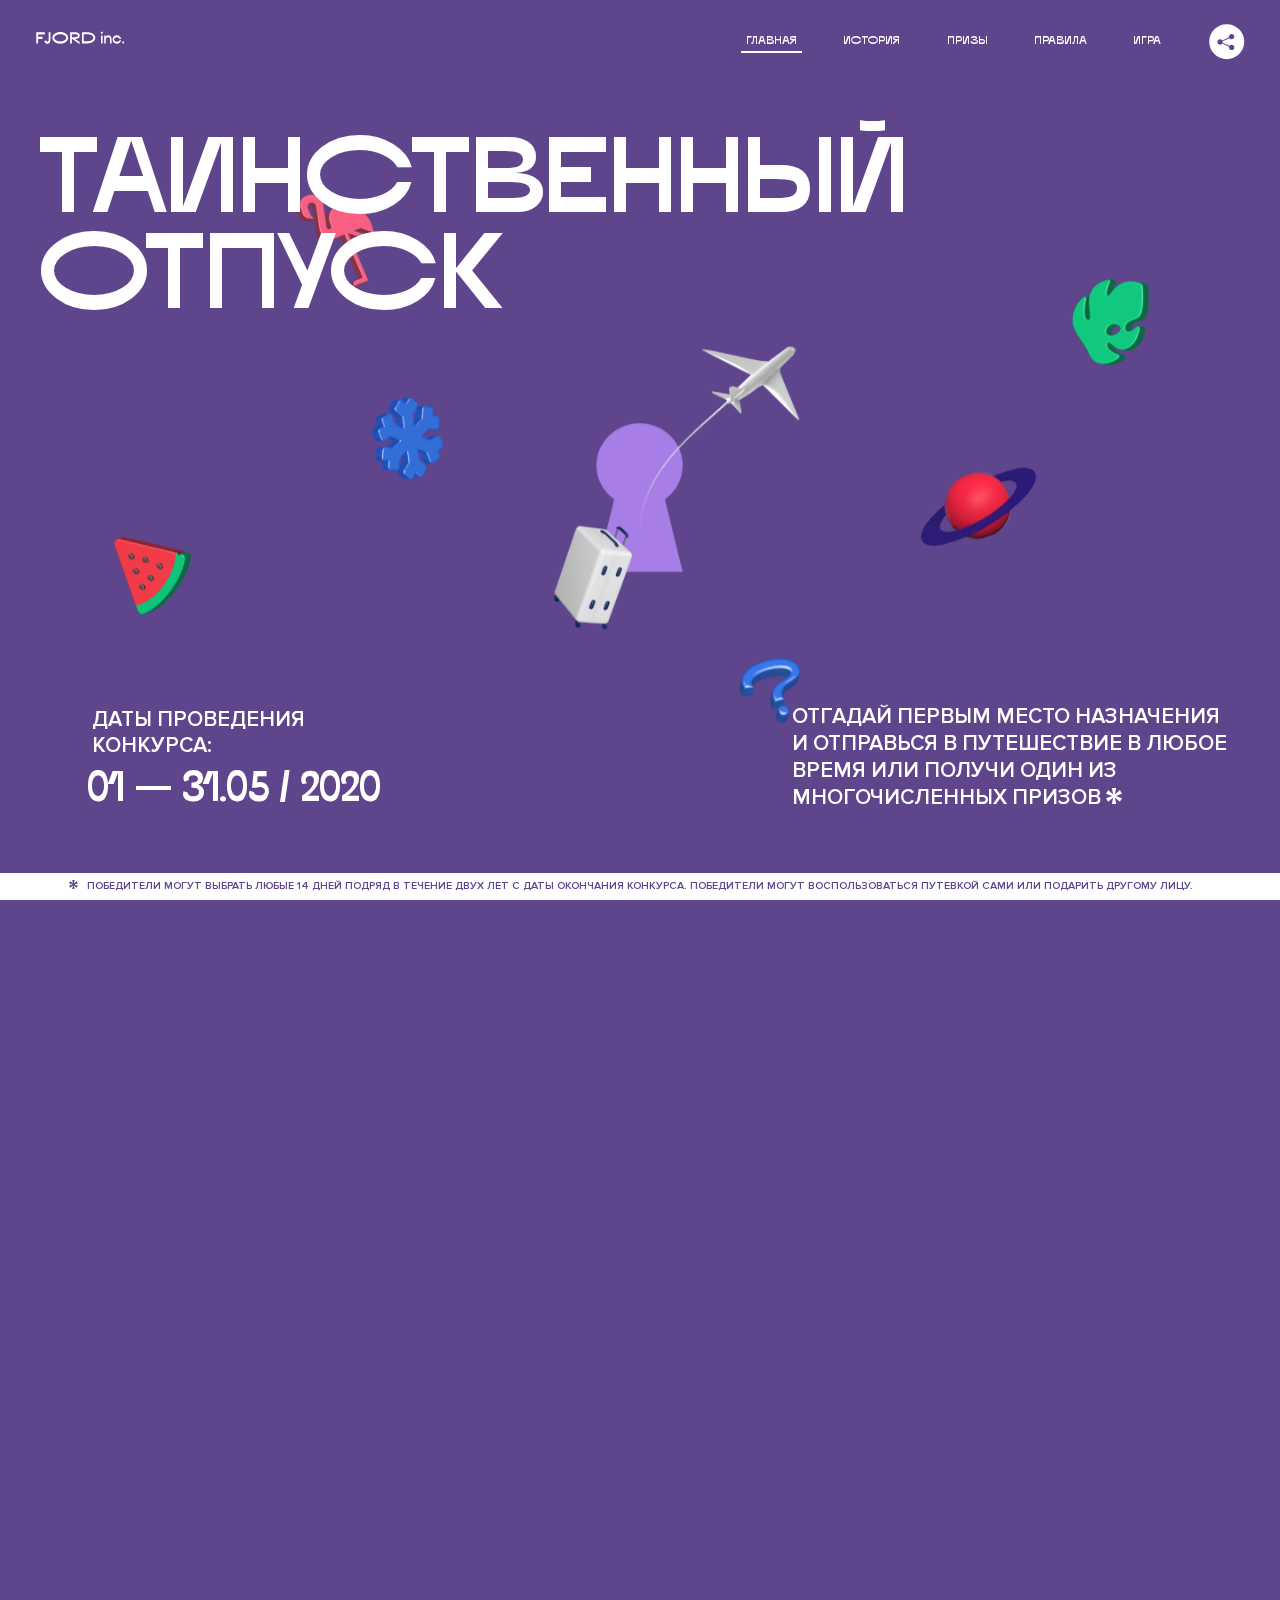
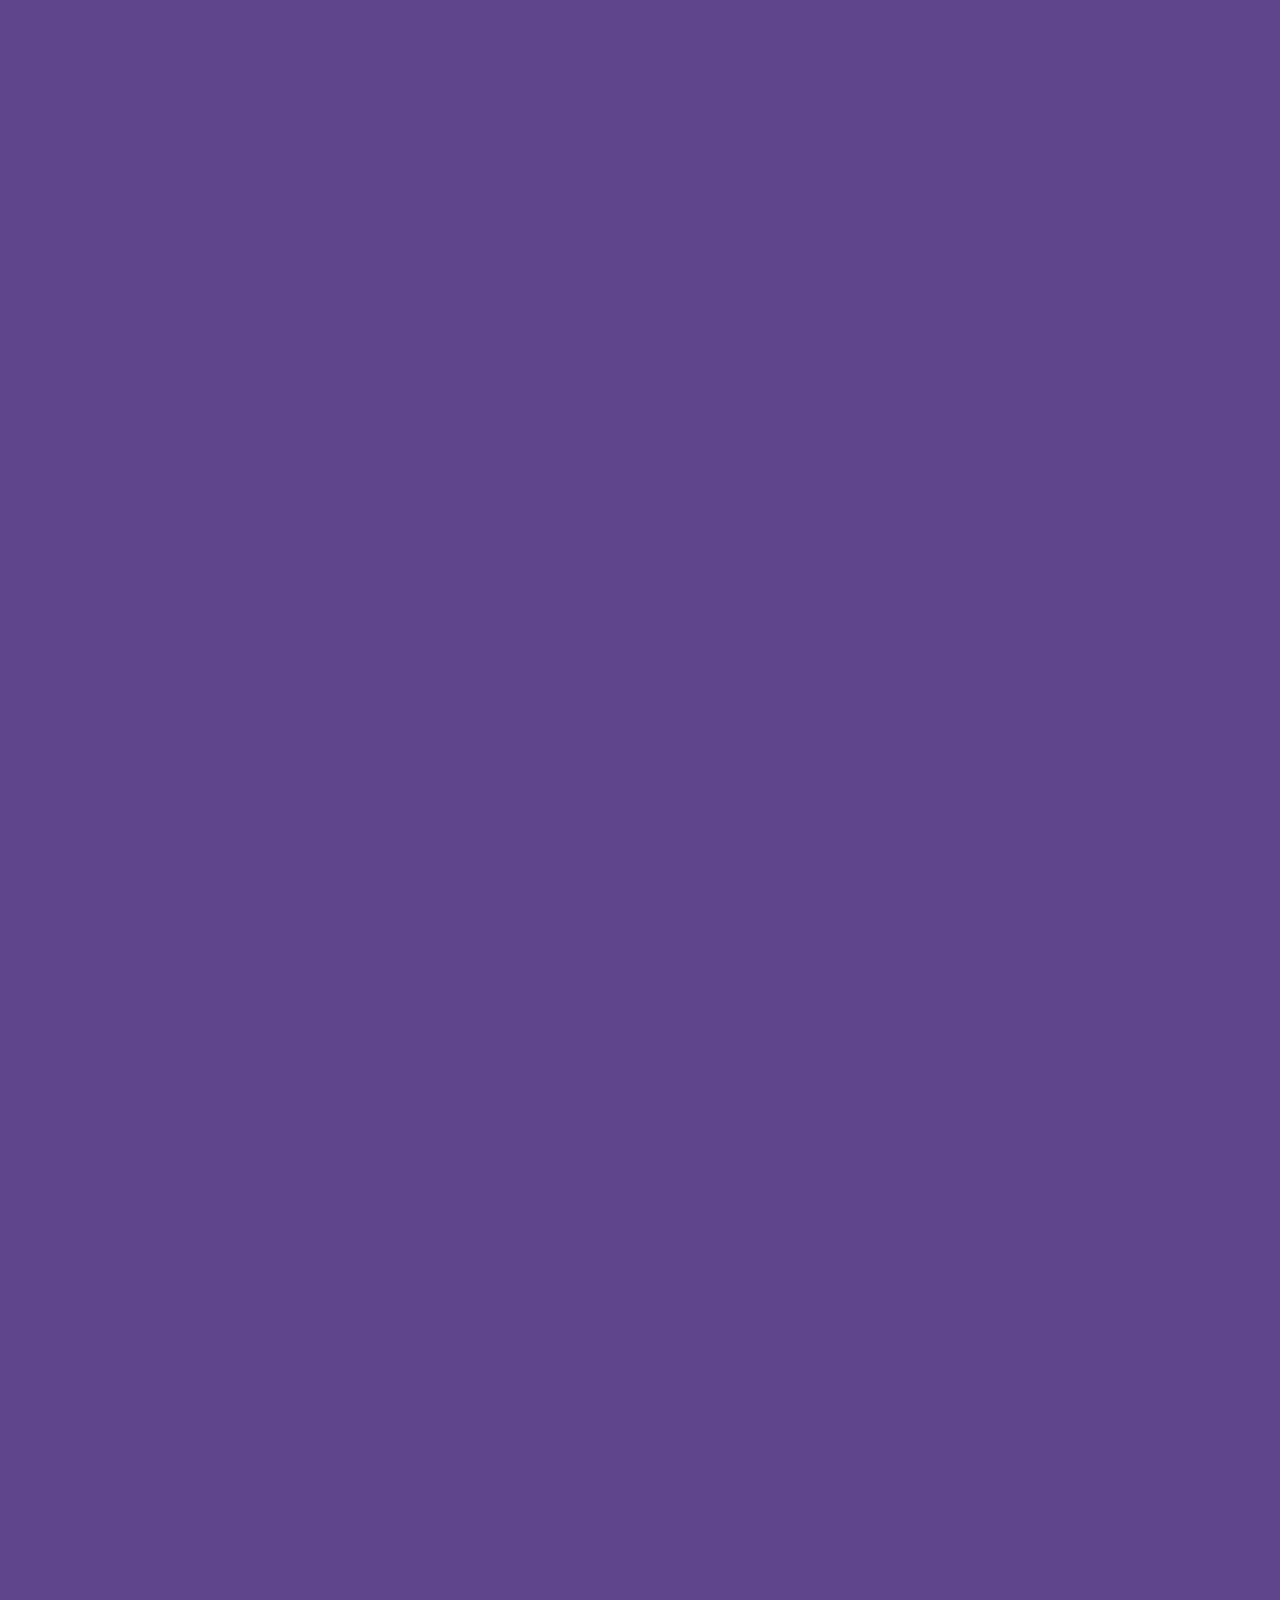
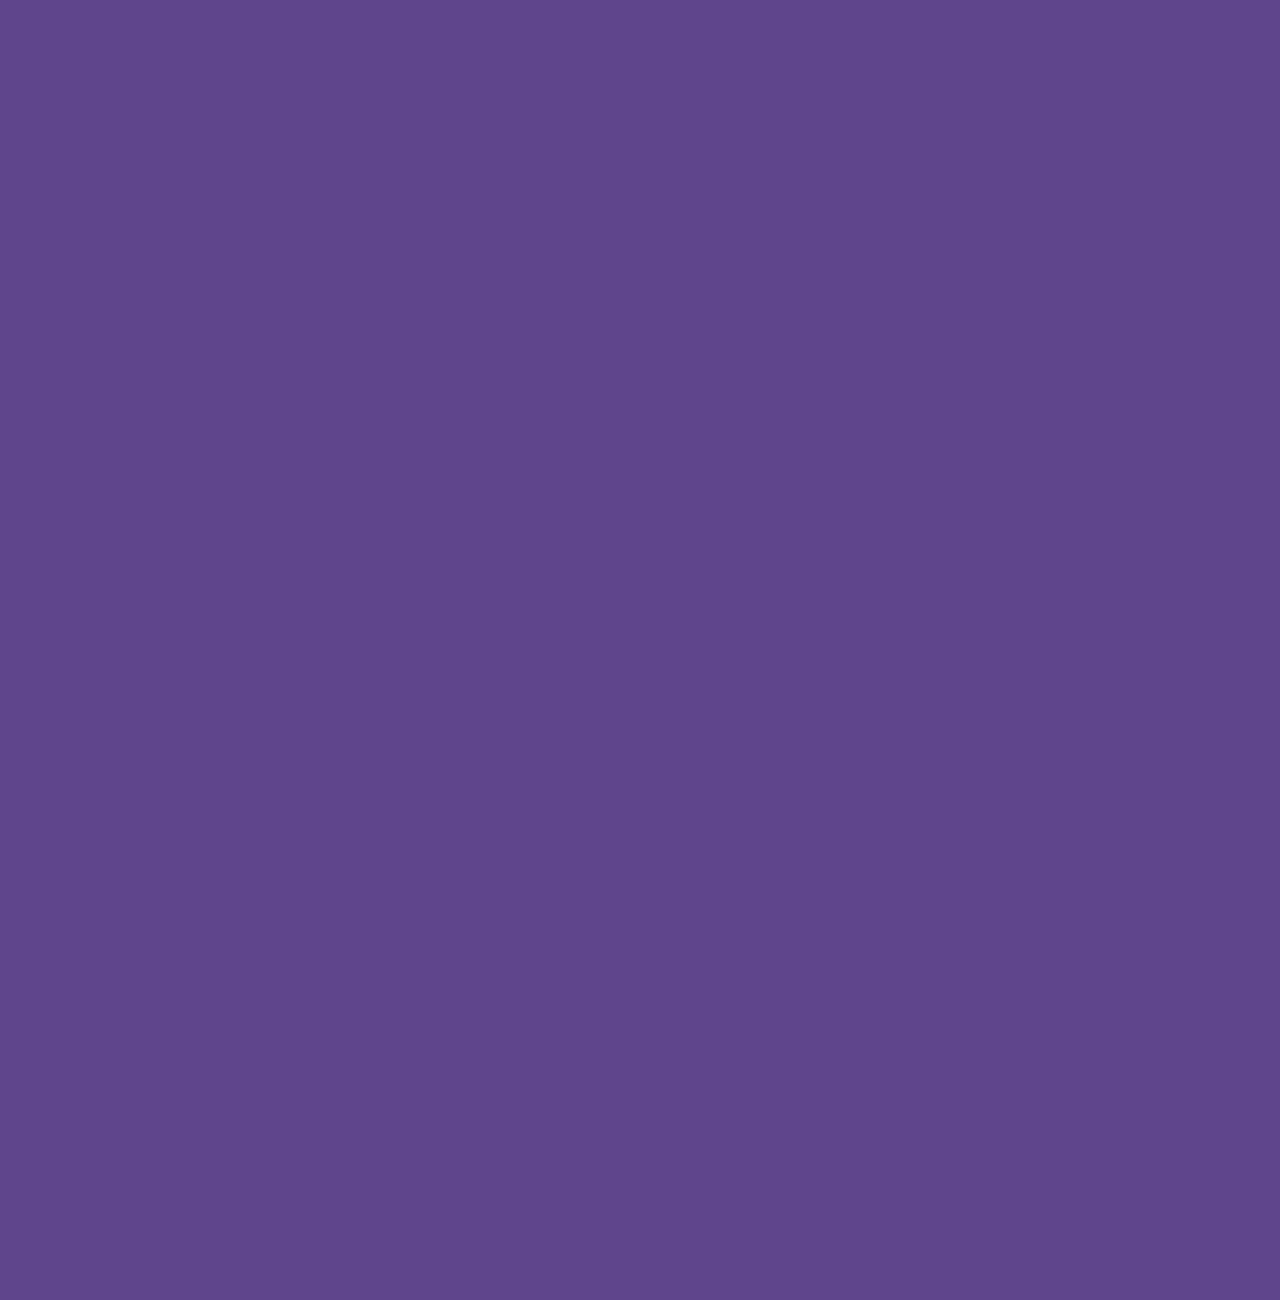
<file: 4/index.html>
<!DOCTYPE html>
<html lang="ru">
<head>
  <meta charset="UTF-8">
  <meta name="description" content="">
  <meta name="viewport" content="width=device-width, initial-scale=1.0">
  <meta http-equiv="X-UA-Compatible" content="ie=edge">
  <title>Mysterious Vacation</title>
  <link rel="stylesheet" href="css/style.min.css">
<link href="css/style.min.css" rel="stylesheet">  <base href="https://htmlacademy-animation.github.io/472965-magic-vacation-1/4/">
</head>
<body>

  <header class="page-header js-header">
    <div class="page-header__wrapper">
      <a href="#" class="page-header__logo" aria-label="Перейти на страницу FJORD.Inc">
        <svg width="100" height="15" viewBox="0 0 100 15" fill="none" xmlns="http://www.w3.org/2000/svg">
          <path d="M0.26 1.4V14H2.276V8.906H7.334V6.44H2.276V3.848H9.872V1.4H0.26ZM12.733 14.36C15.127 14.36 16.243 12.65 16.243 9.5V1.4H14.263V8.96C14.263 11.21 13.723 11.876 12.733 11.876C11.833 11.876 11.473 11.3 11.347 10.58L9.36702 10.94C9.63702 13.046 10.663 14.36 12.733 14.36ZM18.3918 7.7C18.3918 11.372 22.3878 14.36 27.3198 14.36C32.2518 14.36 36.2478 11.372 36.2478 7.7C36.2478 4.028 32.2518 1.04 27.3198 1.04C22.3878 1.04 18.3918 4.028 18.3918 7.7ZM20.6058 7.7C20.6058 5.378 23.6118 3.524 27.3198 3.524C30.9918 3.524 33.9798 5.378 33.9798 7.7C33.9798 10.004 30.9918 11.858 27.3198 11.858C23.6118 11.858 20.6058 10.004 20.6058 7.7ZM40.403 14V8.906H40.799L49.079 14.702V12.38L44.039 8.906H44.201C47.999 8.906 49.277 7.304 49.277 5.162C49.277 3.092 47.999 1.4 44.201 1.4H38.387V14H40.403ZM43.535 3.722C45.785 3.722 47.045 4.136 47.045 5.432C47.045 6.764 45.785 7.034 43.535 7.034H40.403V3.722H43.535ZM51.6936 1.382V14H57.8676C62.7456 14 66.7236 11.534 66.7236 7.7C66.7236 3.848 62.7456 1.382 57.8676 1.382H51.6936ZM53.7096 11.624V3.722H57.5436C61.5396 3.722 64.4916 5.018 64.4916 7.7C64.4916 10.238 61.5396 11.624 57.5436 11.624H53.7096ZM73.1832 14.018H74.9832V5H73.1832V14.018ZM72.9132 1.976C72.9132 2.57 73.3992 3.092 74.0832 3.092C74.7492 3.092 75.2352 2.57 75.2352 1.976C75.2352 1.382 74.7672 0.805999 74.0832 0.805999C73.3812 0.805999 72.9132 1.382 72.9132 1.976ZM76.7867 14H78.5687V9.104C78.7487 8.006 79.5947 6.962 81.0887 6.962C82.1147 6.962 83.2667 7.448 83.2667 9.554V14H85.0487V9.014C85.0487 6.152 83.2307 4.73 81.3587 4.73C79.9187 4.73 79.0727 5.558 78.5687 6.854V5H76.7867V14ZM90.9898 14.27C93.5098 14.27 95.3818 12.506 95.7238 10.328H94.0498C93.7258 11.3 92.6998 12.02 90.9898 12.02C88.8478 12.02 87.7678 10.922 87.7678 9.59C87.7678 8.24 88.8478 6.962 90.9898 6.962C92.7538 6.962 93.7978 7.844 94.0858 8.924H95.7418C95.4358 6.71 93.6178 4.73 90.9898 4.73C88.0918 4.73 86.1298 7.124 86.1298 9.59C86.1298 12.074 88.1278 14.27 90.9898 14.27ZM97.0693 12.938C97.0693 13.658 97.5553 14.144 98.2753 14.144C98.9953 14.144 99.4813 13.658 99.4813 12.938C99.4813 12.2 98.9953 11.714 98.2753 11.714C97.5553 11.714 97.0693 12.2 97.0693 12.938Z" fill="currentColor"></path>
        </svg>
      </a>
      <button class="page-header__toggler js-menu-toggler" type="button" aria-label="Управление мобильным меню"><span>Меню</span></button>
      <nav class="page-header__nav">
        <div class="page-header__menu js-menu" id="menu">
          <ul>
            <li>
              <a class="js-menu-link" href="#top" data-href="top">главная</a>
            </li>
            <li>
              <a class="js-menu-link" href="#story" data-href="story">история</a>
            </li>
            <li>
              <a class="js-menu-link" href="#prizes" data-href="prizes">призы</a>
            </li>
            <li>
              <a class="js-menu-link" href="#rules" data-href="rules">правила</a>
            </li>
            <li>
              <a class="js-menu-link" href="#game" data-href="game">игра</a>
            </li>
          </ul>
        </div>
        <div class="page-header__social">
          <div class="social-block js-social-block">
            <button class="social-block__toggler" aria-label="Управлять блоком с социальными кнопками">
              <svg width="26" height="22" viewBox="0 0 27 22" fill="none" xmlns="http://www.w3.org/2000/svg">
                <path d="M19.6721 7.43664C21.6273 7.43664 23.213 5.85095 23.213 3.89566C23.213 1.94037 21.6273 0.354675 19.6721 0.354675C17.7168 0.354675 16.1311 1.94037 16.1311 3.89566C16.1311 4.19968 16.1728 4.49178 16.2458 4.77345L7.21751 8.95527C6.57519 8.05214 5.52303 7.46049 4.33078 7.46049C2.37549 7.46049 0.789795 9.04618 0.789795 11.0015C0.789795 12.9568 2.37549 14.5425 4.33078 14.5425C5.52303 14.5425 6.57668 13.9508 7.21751 13.0477L16.2458 17.2295C16.1743 17.5112 16.1311 17.8033 16.1311 18.1073C16.1311 20.0626 17.7168 21.6483 19.6721 21.6483C21.6273 21.6483 23.213 20.0626 23.213 18.1073C23.213 16.152 21.6273 14.5663 19.6721 14.5663C18.4798 14.5663 17.4262 15.158 16.7853 16.0611L7.75701 11.8793C7.82854 11.5976 7.87176 11.3055 7.87176 11.0015C7.87176 10.6974 7.83003 10.4053 7.75701 10.1237L16.7853 5.94186C17.4262 6.84499 18.4783 7.43664 19.6721 7.43664Z" fill="currentColor"></path>
              </svg>
            </button>
            <ul class="social-block__list">
              <li>
                <a class="social-block__link social-block__link--fb" href="#" aria-label="Мы на Facebook">
                  <svg width="8" height="17" viewBox="0 0 8 17" fill="none" xmlns="http://www.w3.org/2000/svg">
                    <path d="M4.24646 16.9899H1.09275L1.05793 8.49828H0V5.30707H1.05793V3.81124C1.05793 1.42084 2.57654 0 5.21735 0H7.41758V3.18585H5.30841C4.28262 3.18585 4.2478 3.48582 4.2478 4.24914V5.30707H7.42964L7.16716 8.49828H4.2478V16.9899H4.24646Z" fill="currentColor"></path>
                  </svg>
                </a>
              </li>
              <li>
                <a class="social-block__link social-block__link--insta" href="#" aria-label="Мы в Instagram">
                  <svg width="15" height="15" viewBox="0 0 15 15" fill="none" xmlns="http://www.w3.org/2000/svg">
                    <path d="M11.0197 0H4.19806C2.14246 0 0.471191 1.66993 0.471191 3.72285V10.5499C0.471191 12.6082 2.14112 14.2727 4.19806 14.2727H11.0197C13.0753 14.2727 14.7466 12.6082 14.7466 10.5499V3.72285C14.7466 1.67127 13.0753 0 11.0197 0ZM11.0197 12.4849H4.19806C3.13076 12.4849 2.26432 11.6158 2.26432 10.5512V3.72419C2.26432 2.65956 3.13076 1.79715 4.19806 1.79715H11.0197C12.087 1.79715 12.9535 2.6609 12.9535 3.72419V10.5512C12.9535 11.6145 12.087 12.4849 11.0197 12.4849Z" fill="currentColor"></path>
                    <path d="M7.60887 3.11084C5.38989 3.11084 3.58203 4.9187 3.58203 7.14036C3.58203 9.35532 5.38989 11.1645 7.60887 11.1645C9.83053 11.1645 11.6357 9.35666 11.6357 7.14036C11.6357 4.9187 9.83053 3.11084 7.60887 3.11084ZM7.60887 9.36871C6.37551 9.36871 5.37784 8.37372 5.37784 7.14036C5.37784 5.90699 6.37551 4.90665 7.60887 4.90665C8.83822 4.90665 9.84259 5.90833 9.84259 7.14036C9.84392 8.37238 8.83822 9.36871 7.60887 9.36871Z" fill="currentColor"></path>
                    <path d="M11.3573 2.35962C10.8256 2.35962 10.3931 2.79752 10.3931 3.32381C10.3931 3.85546 10.8256 4.29336 11.3573 4.29336C11.8862 4.29336 12.3215 3.85546 12.3215 3.32381C12.3215 2.79752 11.8862 2.35962 11.3573 2.35962Z" fill="currentColor"></path>
                  </svg>
                </a>
              </li>
              <li>
                <a class="social-block__link social-block__link--vk" href="#" aria-label="Мы ВКонтакте">
                  <svg width="17" height="10" viewBox="0 0 17 10" fill="none" xmlns="http://www.w3.org/2000/svg">
                    <path d="M14.1234 4.9002C14.1234 4.9002 16.3623 1.72708 16.5866 0.680242C16.6595 0.312285 16.4947 0.103188 16.1069 0.103188C16.1069 0.103188 14.8193 0.103188 14.168 0.103188C13.7235 0.103188 13.5587 0.293278 13.4235 0.579768C13.4235 0.579768 12.3724 2.82553 11.0969 4.24712C10.6861 4.70333 10.4781 4.84318 10.2511 4.84318C10.0646 4.84318 9.98625 4.6911 9.98625 4.27834V0.649016C9.98625 0.147997 9.92545 0.00135496 9.5066 0.00135496H6.39628C6.15578 0.00135496 6.0085 0.134417 6.0085 0.324506C6.0085 0.801084 6.73406 0.908351 6.73406 2.20231V4.87305C6.73406 5.40529 6.70569 5.61575 6.45303 5.61575C5.78016 5.61575 4.19528 3.30618 3.30623 0.678887C3.12923 0.145282 2.93737 0 2.43475 0H0.486409C0.205373 0 0 0.190085 0 0.476576C0 0.991172 0.60666 3.40801 2.99277 6.64358C4.59927 8.8201 6.70569 10 8.60269 10C9.76196 10 10.0416 9.80312 10.0416 9.31432V7.63883C10.0416 7.22607 10.2065 7.04956 10.4429 7.04956C10.7078 7.04956 11.1847 7.13238 12.2805 8.22268C13.5843 9.47862 13.6762 10 14.3896 10H16.5676C16.7919 10 17 9.89273 17 9.52342C17 9.02919 16.3623 8.15343 15.384 7.10659C14.9801 6.56755 14.3302 5.98914 14.1248 5.72301C13.8275 5.40801 13.9154 5.23014 14.1234 4.9002Z" fill="currentColor"></path>
                  </svg>
                </a>
              </li>
            </ul>
          </div>
        </div>
      </nav>
    </div>
  </header>

  <main class="page-content">
    <section class="animation-screen"></section>

    <section class="screen screen--hidden screen--intro js-scrollspy" id="top">
      <div class="screen__wrapper">
        <div class="intro">
          <h1 class="intro__title">Таинственный отпуск</h1>
          <div class="intro__content">
            <div class="intro__info">
              <p class="intro__label">Даты проведения конкурса:</p>
              <p class="intro__date">01 — 31.05 / 2020</p>
            </div>
            <div class="intro__message">
              <p>
                Отгадай первым место назначения и&nbsp;отправься в&nbsp;путешествие в&nbsp;любое время или получи один из многочисленных призов
                <svg width="16" height="16" viewBox="0 0 10 10" fill="none" xmlns="http://www.w3.org/2000/svg">
                  <path d="M0 6.35337L3.90271 4.99012L0 3.64663L1.34615 1.32374L4.44287 4.01073L3.67364 0H6.34615L5.57692 4.01073L8.65385 1.32374L10 3.64663L6.13405 4.99012L10 6.35337L8.65385 8.65651L5.57692 5.98927L6.34615 10H3.67364L4.44287 5.96952L1.34615 8.65651L0 6.35337Z" fill="currentColor"></path>
                </svg>
              </p>
            </div>
          </div>
        </div>
      </div>
      <div class="screen__footer js-footer">
        <button class="screen__footer-enlarge js-footer-toggler" type="button" aria-label="Показать сообщение">
          <svg width="10" height="10" viewBox="0 0 10 10" fill="none" xmlns="http://www.w3.org/2000/svg">
            <path d="M0 6.35337L3.90271 4.99012L0 3.64663L1.34615 1.32374L4.44287 4.01073L3.67364 0H6.34615L5.57692 4.01073L8.65385 1.32374L10 3.64663L6.13405 4.99012L10 6.35337L8.65385 8.65651L5.57692 5.98927L6.34615 10H3.67364L4.44287 5.96952L1.34615 8.65651L0 6.35337Z" fill="currentColor"></path>
          </svg>
        </button>
        <button class="screen__footer-collapse js-footer-toggler" type="button" aria-label="Скрыть сообщение">
          <svg width="13" height="13" viewBox="0 0 13 13" fill="none" xmlns="http://www.w3.org/2000/svg">
            <line x1="12.3536" y1="0.353553" x2="0.738349" y2="11.9688" stroke="currentColor"></line>
            <line x1="0.738319" y1="0.539925" x2="12.3535" y2="12.1551" stroke="currentColor"></line>
          </svg>
        </button>
        <div class="screen__footer-wrapper">
          <div class="screen__footer-announce">
            <p class="screen__footer-label">Даты проведения конкурса:</p>
            <p class="screen__footer-date">01 — 31.05 / 2020</p>
          </div>
          <div class="screen__footer-note">
            <p>
              <svg width="10" height="10" viewBox="0 0 10 10" fill="none" xmlns="http://www.w3.org/2000/svg">
                <path d="M0 6.35337L3.90271 4.99012L0 3.64663L1.34615 1.32374L4.44287 4.01073L3.67364 0H6.34615L5.57692 4.01073L8.65385 1.32374L10 3.64663L6.13405 4.99012L10 6.35337L8.65385 8.65651L5.57692 5.98927L6.34615 10H3.67364L4.44287 5.96952L1.34615 8.65651L0 6.35337Z" fill="currentColor"></path>
              </svg>
              <span>Победители могут выбрать любые 14 дней подряд в&nbsp;течение двух лет с&nbsp;даты окончания конкурса. Победители могут воспользоваться путевкой сами или подарить другому лицу.</span>
            </p>
          </div>
        </div>
      </div>
    </section>

    <section class="screen screen--hidden screen--story js-scrollspy" id="story">

      <div class="slider swiper-container js-slider">

        <div class="swiper-wrapper">

          <div class="slider__item swiper-slide">
            <h2 class="slider__item-title">История</h2>
            <p class="slider__item-text">Джеймс Таргет был основателем компании &laquo;Fjord Inc.&raquo;. С&nbsp;1965 года &laquo;Fjord Inc.&raquo; прославилась надёжными и&nbsp;удобными чемоданами и&nbsp;аксессуарами для туристов.</p>
          </div>

          <div class="slider__item swiper-slide">
            <p class="slider__item-text">Когда Джеймсу было 7&nbsp;лет, в&nbsp;их&nbsp;доме гостил дядюшка и&nbsp;развлекал детей рассказами о&nbsp;своей поездке в&nbsp;место, показавшееся малышу Таргету невероятным. Тогда Джеймс решил, что однажды посетит его, но&nbsp;не&nbsp;будет рассказывать о&nbsp;мечте, пока не&nbsp;осуществит.</p>
          </div>

          <div class="slider__item swiper-slide">
            <p class="slider__item-text">Джеймс Таргет стал увлеченным путешественником. Он&nbsp;посетил 5&nbsp;континентов, 126&nbsp;стран.</p>
          </div>

          <div class="slider__item swiper-slide">
            <p class="slider__item-text">Он&nbsp;сплавлялся по&nbsp;Амазонке и&nbsp;погружался в&nbsp;пещеры Франции, медитировал в&nbsp;горах Тибета и&nbsp;пожимал руку вождя племени Акугауа.</p>
          </div>

          <div class="slider__item swiper-slide">
            <p class="slider__item-text">Из&nbsp;своих поездок Джеймс Таргет привозил идеи, как сделать свои чемоданы &laquo;Fjord Inc.&raquo; удобными и&nbsp;приспособленными к&nbsp;разным дорожным условиям.</p>
          </div>

          <div class="slider__item swiper-slide">
            <p class="slider__item-text">Всё это время Джеймс не&nbsp;оставлял идею поездки своей мечты. Однако, как только он&nbsp;брался за&nbsp;планирование, возникали препятствия, не&nbsp;позволяющие отправиться туда.</p>
          </div>

          <div class="slider__item swiper-slide">
            <p class="slider__item-text">В&nbsp;возрасте 67&nbsp;лет Джеймс Таргет попал под лавину и&nbsp;погиб. В&nbsp;своём завещании он&nbsp;поручил отправить в&nbsp;заветное путешествие трёх смельчаков, единых с&nbsp;ним духом.</p>
          </div>

          <div class="slider__item swiper-slide">
            <p class="slider__item-text">Тех, кто сможет узнать таинственное место, задавая вопросы специально обученному ИИ&nbsp;&laquo;Соне&raquo;, ждет фантастическое путешествие.</p>
          </div>
        </div>
        <div class="slider__controls">
          <button class="slider__control slider__control--prev js-control-prev" type="button" aria-label="Показать предыдущую историю">
            <svg width="12" height="22" viewBox="0 0 12 22" fill="none" xmlns="http://www.w3.org/2000/svg">
              <path d="M11 1L1 11L11 21" stroke="currentColor" stroke-width="2" stroke-linejoin="round"></path>
            </svg>
          </button>
          <button class="slider__control slider__control--next js-control-next" type="button" aria-label="Показать следующую историю">
            <svg width="12" height="22" viewBox="0 0 12 22" fill="none" xmlns="http://www.w3.org/2000/svg">
              <path d="M1 1L11 11L1 21" stroke="currentColor" stroke-width="2" stroke-linejoin="round"></path>
            </svg>
          </button>
        </div>
        <div class="slider__pagination swiper-pagination"></div>
      </div>
    </section>

    <section class="screen screen--hidden screen--prizes js-scrollspy" id="prizes">
      <div class="screen__wrapper">
        <div class="prizes">
          <h2 class="prizes__title">ПРизы</h2>
          <div class="prizes__lead">
            <p>Найди ответ и&nbsp;получи один из&nbsp;призов:</p>
          </div>
          <ul class="prizes__list">
            <li class="prizes__item prizes__item--journeys">
              <div class="prizes__icon">
                <picture>
                  <source srcset="img/prize1-mob.svg" media="(orientation: portrait)">
                  <img src="img/prize1.svg" alt="">
                </picture>
              </div>
              <p class="prizes__desc">
                <b>3</b>
                <span>загадочных путешествия</span>
              </p>
            </li>
            <li class="prizes__item prizes__item--cases">
              <div class="prizes__icon">
                <picture>
                  <source srcset="img/prize2-mob.svg" media="(orientation: portrait)">
                  <img src="img/prize2.svg" alt="">
                </picture>
              </div>
              <p class="prizes__desc">
                <b>7</b>
                <span>надежных чемоданов</span>
              </p>
            </li>
            <li class="prizes__item prizes__item--codes">
              <div class="prizes__icon">
                <picture>
                  <source srcset="img/prize3-mob.svg" media="(orientation: portrait)">
                  <img src="img/prize3.svg" alt="">
                </picture>
              </div>
              <p class="prizes__desc">
                <b>900</b>
                <span>
                  промокодов на&nbsp;скидку 15%
                  <svg width="10" height="10" viewBox="0 0 10 10" fill="none" xmlns="http://www.w3.org/2000/svg">
                    <path d="M0 6.35337L3.90271 4.99012L0 3.64663L1.34615 1.32374L4.44287 4.01073L3.67364 0H6.34615L5.57692 4.01073L8.65385 1.32374L10 3.64663L6.13405 4.99012L10 6.35337L8.65385 8.65651L5.57692 5.98927L6.34615 10H3.67364L4.44287 5.96952L1.34615 8.65651L0 6.35337Z" fill="currentColor"></path>
                  </svg>
                </span>
              </p>
            </li>
          </ul>
        </div>
      </div>
      <div class="screen__footer js-footer">
        <button class="screen__footer-enlarge js-footer-toggler" type="button" aria-label="Показать сообщение">
          <svg width="10" height="10" viewBox="0 0 10 10" fill="none" xmlns="http://www.w3.org/2000/svg">
            <path d="M0 6.35337L3.90271 4.99012L0 3.64663L1.34615 1.32374L4.44287 4.01073L3.67364 0H6.34615L5.57692 4.01073L8.65385 1.32374L10 3.64663L6.13405 4.99012L10 6.35337L8.65385 8.65651L5.57692 5.98927L6.34615 10H3.67364L4.44287 5.96952L1.34615 8.65651L0 6.35337Z" fill="currentColor"></path>
          </svg>
        </button>
        <button class="screen__footer-collapse js-footer-toggler" type="button" aria-label="Скрыть сообщение">
          <svg width="13" height="13" viewBox="0 0 13 13" fill="none" xmlns="http://www.w3.org/2000/svg">
            <line x1="12.3536" y1="0.353553" x2="0.738349" y2="11.9688" stroke="currentColor"></line>
            <line x1="0.738319" y1="0.539925" x2="12.3535" y2="12.1551" stroke="currentColor"></line>
          </svg>
        </button>
        <div class="screen__footer-wrapper">
          <div class="screen__footer-announce">
            <p class="screen__footer-label">Даты проведения конкурса:</p>
            <p class="screen__footer-date">01 — 31.05 / 2020</p>
          </div>
          <div class="screen__footer-note">
            <p>
              <svg width="10" height="10" viewBox="0 0 10 10" fill="none" xmlns="http://www.w3.org/2000/svg">
                <path d="M0 6.35337L3.90271 4.99012L0 3.64663L1.34615 1.32374L4.44287 4.01073L3.67364 0H6.34615L5.57692 4.01073L8.65385 1.32374L10 3.64663L6.13405 4.99012L10 6.35337L8.65385 8.65651L5.57692 5.98927L6.34615 10H3.67364L4.44287 5.96952L1.34615 8.65651L0 6.35337Z" fill="currentColor"></path>
              </svg>
              <span>Скидка&nbsp;15% на&nbsp;единоразовое приобретение путёвки с&nbsp;1&nbsp;июня 2020 по&nbsp;31&nbsp;мая 2022&nbsp;года. Суммируется с&nbsp;другими акциями</span>
            </p>
          </div>
        </div>
      </div>
    </section>

    <section class="screen screen--hidden screen--rules js-scrollspy" id="rules">
      <div class="screen__wrapper">
        <div class="rules">
          <h2 class="rules__title">Правила</h2>
          <div class="rules__lead">
            <p>Для того чтобы получить наследство Джеймса Таргета, тебе нужно выведать у&nbsp;&laquo;Сони&raquo;, куда предстоит отправиться тебе в&nbsp;случае победы</p>
          </div>
          <ol class="rules__list">
            <li class="rules__item">
              <p>Тебе отводится <br>5&nbsp;минут</p>
            </li>
            <li class="rules__item">
              <p>Задавай любые вопросы в&nbsp;текстовом поле</p>
            </li>
            <li class="rules__item">
              <p>Нажимай кнопку &laquo;Узнать&raquo;, чтобы получить ответ</p>
            </li>
            <li class="rules__item">
              <p>&laquo;Соня&raquo; может отвечать только&nbsp;Да или Нет</p>
            </li>
          </ol>
          <a href="#game" class="rules__link btn">Погнали!</a>
        </div>
      </div>
      <div class="screen__disclaimer">
        <div class="disclaimer">
          <ul>
            <li>
              <a href="#">Правовая информация</a>
            </li>
            <li>
              <a href="#">Подробные правила</a>
            </li>
          </ul>
        </div>
      </div>
    </section>

    <section class="screen screen--hidden screen--game js-scrollspy" id="game">
      <div class="screen__wrapper">
        <div class="game">
          <div class="game__header">
            <h2 class="game__title">Игра</h2>
            <div class="game__counter">
              <span>05</span>:<span>00</span>
            </div>
          </div>
          <div class="game__body">
            <div class="chat">
              <div class="chat__body js-chat">
                <ul class="chat__list" id="messages"></ul>
              </div>
              <div class="chat__footer">
                <form action="#" method="post" class="form" id="message-form">
                  <label for="message-field" class="visually-hidden">Поле для ввода вопроса</label>
                  <input type="text" class="form__field" id="message-field">
                  <button class="form__button btn">
                    Узнать
                    <svg width="18" height="19" viewBox="0 0 18 19" fill="none" xmlns="http://www.w3.org/2000/svg">
                      <path stroke="currentColor" stroke-width="2" d="M9 19V1"></path>
                      <path d="M1 9l8-8 8 8" stroke="currentColor" stroke-width="2" stroke-linejoin="round"></path>
                    </svg>
                  </button>
                </form>
              </div>
            </div>
          </div>
          <!-- временные кнопки для показа результата -->
          <div class="game__buttons">
            <button class="game__button btn js-show-result" type="button" data-target="result">Положительный результат</button>
            <button class="game__button btn js-show-result" type="button" data-target="result2">Положительный результат - 2</button>
            <button class="game__button btn js-show-result" type="button" data-target="result3">Отрицательный результат</button>
          </div>
        </div>
      </div>
    </section>

    <section class="screen screen--hidden screen--result" id="result">
      <div class="screen__wrapper">
        <div class="result result--trip">
          <div class="result__image">
            <picture>
              <source srcset="img/result1-mob.png 1x, img/result1-mob@2x.png 2x" media="(max-width: 768px) and (orientation: portrait)">
              <img src="img/result1.png" srcset="img/result1@2x.png 2x" alt="">
            </picture>
          </div>
          <h2 class="result__title">
            <span class="visually-hidden">ПОбеда!</span>
            <svg xmlns="http://www.w3.org/2000/svg" viewBox="0 0 568.85 109.24">
              <path d="M16,24.44V92H2.6V8H75V92H61.52V24.44H16Z" transform="translate(-2.1 -1.5)" fill="none" stroke="currentColor"></path>
              <path d="M148.76,5.6c32.88,0,59.52,19.92,59.52,44.4s-26.64,44.4-59.52,44.4S89.24,74.48,89.24,50,115.88,5.6,148.76,5.6Zm0,72.12c24.48,0,44.4-12.36,44.4-27.72s-19.92-27.84-44.4-27.84C124,22.16,104,34.52,104,50S124,77.72,148.76,77.72Z" transform="translate(-2.1 -1.5)" fill="none" stroke="currentColor"></path>
              <path d="M287.36,8V24.44H236v14.4h25.32c25.44,0,34,11.16,34,26.52,0,15.6-8.52,26.64-34,26.64H222.56V8h64.8ZM256.88,76.52c15.12,0,23.52-2,23.52-11.52S272,54.44,256.88,54.44H236V76.52h20.88Z" transform="translate(-2.1 -1.5)" fill="none" stroke="currentColor"></path>
              <path d="M371.47,8V24.44H320.84V41.6h33.6V58h-33.6V75.56h50.64V92H307.4V8h64.08Z" transform="translate(-2.1 -1.5)" fill="none" stroke="currentColor"></path>
              <path d="M382.39,110.24V75.56h7.44c4.56-4.68,7.8-18.36,8.76-56L399,8h48.6V75.56h10v34.68H442.87V92H397v18.24H382.39Zm51.72-34.68V24.44H411.55v3.12c-0.48,22.44-3.24,37.68-7.2,48h29.76Z" transform="translate(-2.1 -1.5)" fill="none" stroke="currentColor"></path>
              <path d="M463.75,92l28-84h27.12l28.08,84H533.47l-7.8-23.52h-37.8L480.07,92H463.75Zm56.64-40L507,11.84,493.51,52h26.88Z" transform="translate(-2.1 -1.5)" fill="none" stroke="currentColor"></path>
              <path d="M554.12,70.4L555.55,2H569l1.44,68.4H554.12Zm8.28,6.36c4.8,0,8,3.24,8,8.16a8,8,0,1,1-16.08,0C554.35,80,557.59,76.76,562.39,76.76Z" transform="translate(-2.1 -1.5)" fill="none" stroke="currentColor"></path>
            </svg>
          </h2>
          <div class="result__text">
            <p>ты&nbsp;отправляешься в&nbsp;Арктику!</p>
          </div>
          <div class="result__form">
            <form action="#" method="post" class="form form--result">
              <label for="email-field" class="form__label">зарегистрируй результат</label>
              <input type="email" class="form__field" id="email-field" placeholder="e-mail для регистации результата и получения приза" required="">
              <button class="form__button btn">
                отправить
                <svg width="18" height="19" viewBox="0 0 18 19" fill="none" xmlns="http://www.w3.org/2000/svg">
                  <path stroke="currentColor" stroke-width="2" d="M9 19V1"></path>
                  <path d="M1 9l8-8 8 8" stroke="currentColor" stroke-width="2" stroke-linejoin="round"></path>
                </svg>
              </button>
            </form>
          </div>
        </div>
      </div>
    </section>

    <section class="screen screen--hidden screen--result" id="result2">
      <div class="screen__wrapper">
        <div class="result result--prize">
          <div class="result__image">
            <picture>
              <source srcset="img/result2-mob.png 1x, img/result2-mob@2x.png 2x" media="(max-width: 768px) and (orientation: portrait)">
              <img src="img/result2.png" srcset="img/result2@2x.png 2x" alt="">
            </picture>
          </div>
          <h2 class="result__title">
            <span class="visually-hidden">ПОбеда!</span>
            <svg xmlns="http://www.w3.org/2000/svg" viewBox="0 0 568.85 109.24">
              <path d="M16,24.44V92H2.6V8H75V92H61.52V24.44H16Z" transform="translate(-2.1 -1.5)" fill="none" stroke="currentColor"></path>
              <path d="M148.76,5.6c32.88,0,59.52,19.92,59.52,44.4s-26.64,44.4-59.52,44.4S89.24,74.48,89.24,50,115.88,5.6,148.76,5.6Zm0,72.12c24.48,0,44.4-12.36,44.4-27.72s-19.92-27.84-44.4-27.84C124,22.16,104,34.52,104,50S124,77.72,148.76,77.72Z" transform="translate(-2.1 -1.5)" fill="none" stroke="currentColor"></path>
              <path d="M287.36,8V24.44H236v14.4h25.32c25.44,0,34,11.16,34,26.52,0,15.6-8.52,26.64-34,26.64H222.56V8h64.8ZM256.88,76.52c15.12,0,23.52-2,23.52-11.52S272,54.44,256.88,54.44H236V76.52h20.88Z" transform="translate(-2.1 -1.5)" fill="none" stroke="currentColor"></path>
              <path d="M371.47,8V24.44H320.84V41.6h33.6V58h-33.6V75.56h50.64V92H307.4V8h64.08Z" transform="translate(-2.1 -1.5)" fill="none" stroke="currentColor"></path>
              <path d="M382.39,110.24V75.56h7.44c4.56-4.68,7.8-18.36,8.76-56L399,8h48.6V75.56h10v34.68H442.87V92H397v18.24H382.39Zm51.72-34.68V24.44H411.55v3.12c-0.48,22.44-3.24,37.68-7.2,48h29.76Z" transform="translate(-2.1 -1.5)" fill="none" stroke="currentColor"></path>
              <path d="M463.75,92l28-84h27.12l28.08,84H533.47l-7.8-23.52h-37.8L480.07,92H463.75Zm56.64-40L507,11.84,493.51,52h26.88Z" transform="translate(-2.1 -1.5)" fill="none" stroke="currentColor"></path>
              <path d="M554.12,70.4L555.55,2H569l1.44,68.4H554.12Zm8.28,6.36c4.8,0,8,3.24,8,8.16a8,8,0,1,1-16.08,0C554.35,80,557.59,76.76,562.39,76.76Z" transform="translate(-2.1 -1.5)" fill="none" stroke="currentColor"></path>
            </svg>
          </h2>
          <div class="result__text">
            <p>чемодан &laquo;Fjord&nbsp;Inc.&raquo;&nbsp;твой</p>
          </div>
          <div class="result__form">
            <form action="#" method="post" class="form form--result">
              <label for="email-field2" class="form__label">зарегистрируй результат</label>
              <input type="email" class="form__field" id="email-field2" placeholder="e-mail для регистации результата и получения приза" required="">
              <button class="form__button btn">
                отправить
                <svg width="18" height="19" viewBox="0 0 18 19" fill="none" xmlns="http://www.w3.org/2000/svg">
                  <path stroke="currentColor" stroke-width="2" d="M9 19V1"></path>
                  <path d="M1 9l8-8 8 8" stroke="currentColor" stroke-width="2" stroke-linejoin="round"></path>
                </svg>
              </button>
            </form>
          </div>
        </div>
      </div>
    </section>

    <section class="screen screen--hidden screen--result" id="result3">
      <div class="screen__wrapper">
        <div class="result result--negative">
          <div class="result__image">
            <picture>
              <source srcset="img/result3-mob.png 1x, img/result3-mob@2x.png 2x" media="(max-width: 768px) and (orientation: portrait)">
              <img src="img/result3.png" srcset="img/result3@2x.png 2x" alt="">
            </picture>
          </div>
          <h2 class="result__title">
            <span class="visually-hidden">Не угадал!</span>
            <svg xmlns="http://www.w3.org/2000/svg" viewBox="0 0 660.77 109.24">
              <path d="M2.66,92V8H16.1V42.2H53.3V8H66.74V92H53.3V58.64H16.1V92H2.66Z" transform="translate(-2.16 -1.5)" fill="none" stroke="currentColor"></path>
              <path d="M147.62,8V24.44H97V41.6h33.6V58H97V75.56h50.64V92H83.54V8h64.08Z" transform="translate(-2.16 -1.5)" fill="none" stroke="currentColor"></path>
              <path d="M199.22,8l20.52,42.36L235.34,8h16.44l-31,84H204.38l9.48-25.92L185.78,8h13.44Z" transform="translate(-2.16 -1.5)" fill="none" stroke="currentColor"></path>
              <path d="M273.74,24.44V92H260.3V8h50.16V24.44H273.74Z" transform="translate(-2.16 -1.5)" fill="none" stroke="currentColor"></path>
              <path d="M307.1,92l28-84h27.12l28.08,84H376.82L369,68.48h-37.8L323.42,92H307.1Zm56.64-40L350.3,11.84,336.86,52h26.88Z" transform="translate(-2.16 -1.5)" fill="none" stroke="currentColor"></path>
              <path d="M396.38,110.24V75.56h7.44c4.56-4.68,7.8-18.36,8.76-56L412.94,8h48.6V75.56h10v34.68H456.86V92H411v18.24H396.38ZM448.1,75.56V24.44H425.54v3.12c-0.48,22.44-3.24,37.68-7.2,48H448.1Z" transform="translate(-2.16 -1.5)" fill="none" stroke="currentColor"></path>
              <path d="M477.74,92l28-84h27.12L560.9,92H547.46l-7.8-23.52h-37.8L494.06,92H477.74Zm56.64-40-13.44-40.2L507.5,52h26.88Z" transform="translate(-2.16 -1.5)" fill="none" stroke="currentColor"></path>
              <path d="M568.7,76.88a13.77,13.77,0,0,0,5,1c6.6,0,10.44-6.24,12-58.32L586.22,8h46.2V92H619V24.44H598.82l-0.12,3.12C597.14,81,589,94.4,573.74,94.4a28.55,28.55,0,0,1-6.72-.84Z" transform="translate(-2.16 -1.5)" fill="none" stroke="currentColor"></path>
              <path d="M646.1,70.4L647.54,2H661l1.44,68.4H646.1Zm8.28,6.36c4.8,0,8,3.24,8,8.16a8,8,0,0,1-16.08,0C646.34,80,649.58,76.76,654.38,76.76Z" transform="translate(-2.16 -1.5)" fill="none" stroke="currentColor"></path>
            </svg>
          </h2>
          <button class="result__button js-play" type="button">
            не сдавайся!
            <span>
              <svg width="27" height="22" viewBox="0 0 27 22" fill="none" xmlns="http://www.w3.org/2000/svg">
                <path d="M10.6899 1.47998C5.42992 1.47998 1.16992 5.73998 1.16992 11C1.16992 16.26 5.42992 20.52 10.6899 20.52C15.9499 20.52 20.2099 16.26 20.2099 11V7.13998" stroke="currentColor" stroke-width="2" stroke-miterlimit="10"></path>
                <path d="M15.1099 12.5099L20.1499 7.13989L25.3099 12.6299" stroke="currentColor" stroke-width="2" stroke-miterlimit="10" stroke-linejoin="round"></path>
              </svg>
            </span>
          </button>
        </div>
      </div>
    </section>
    <div class="full-color-bg"></div>
  </main>

<script src="js/script.js"></script></body>
</html>
</file>
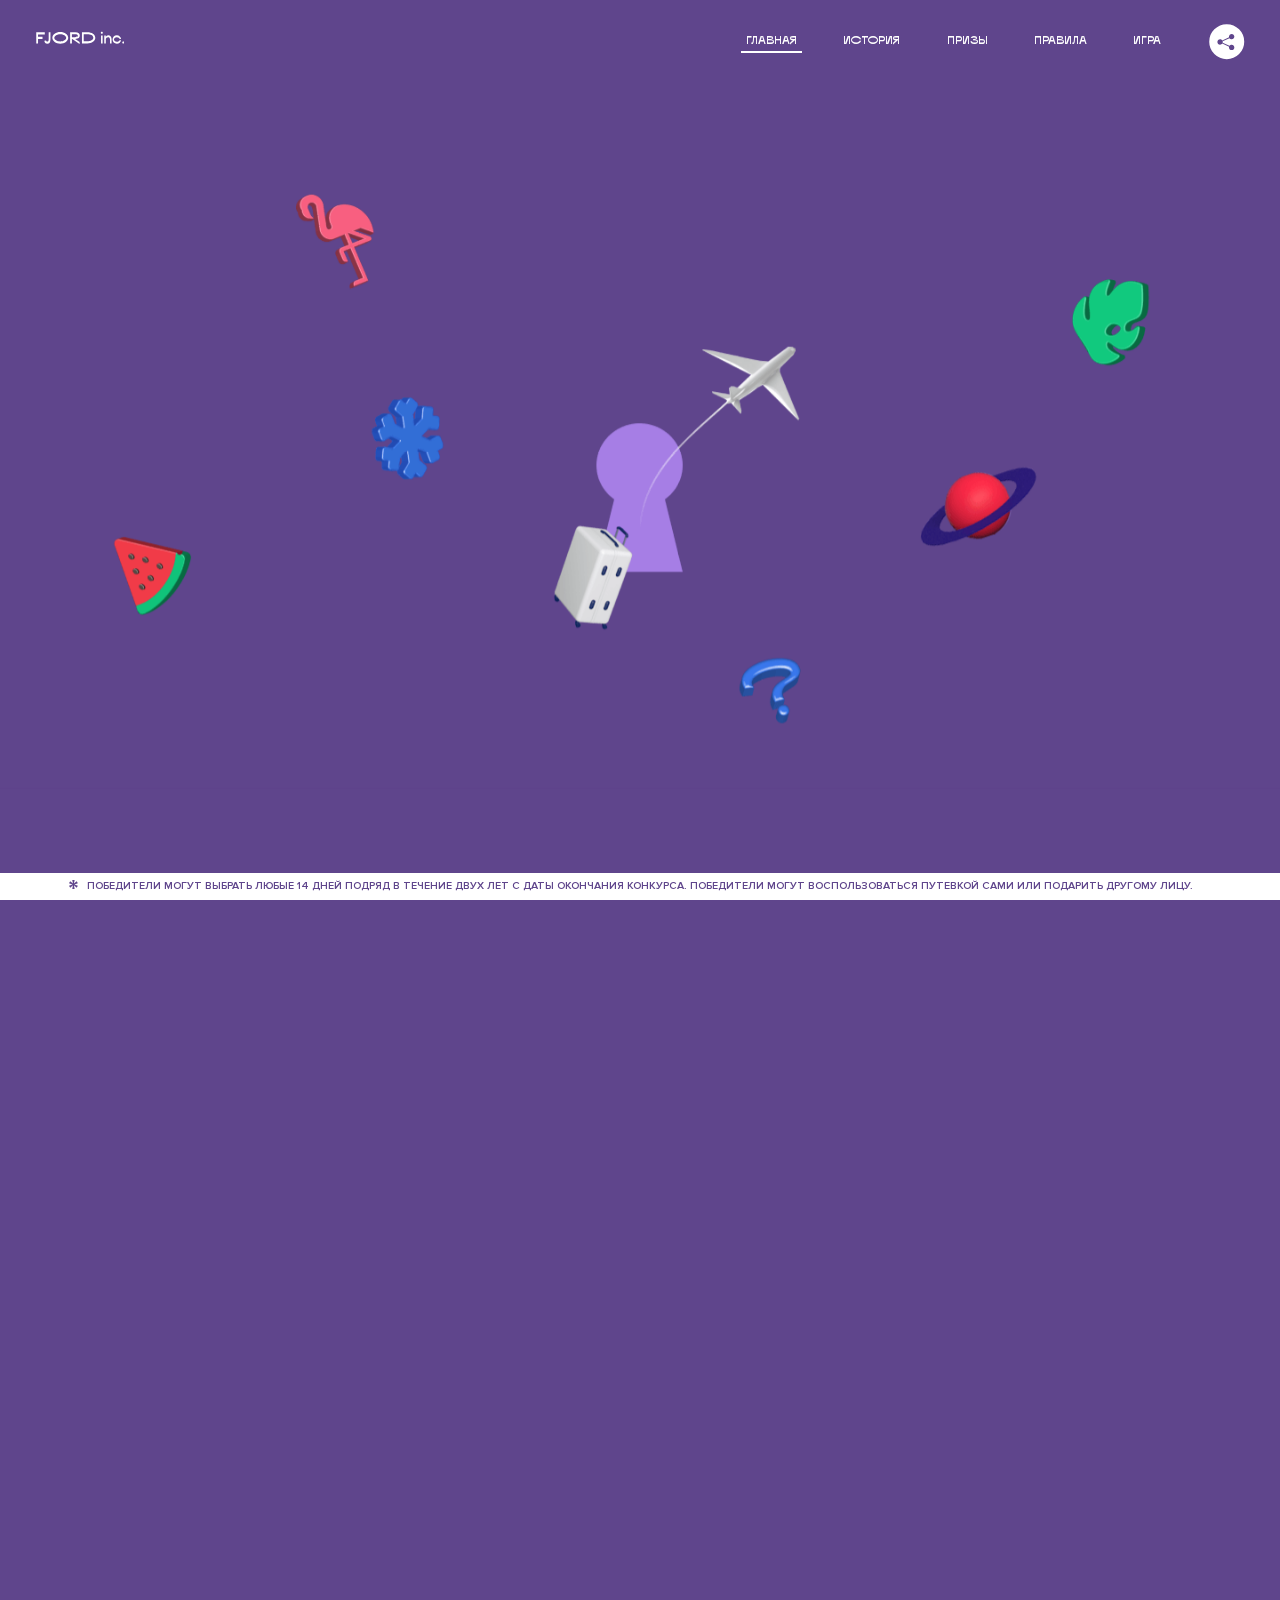
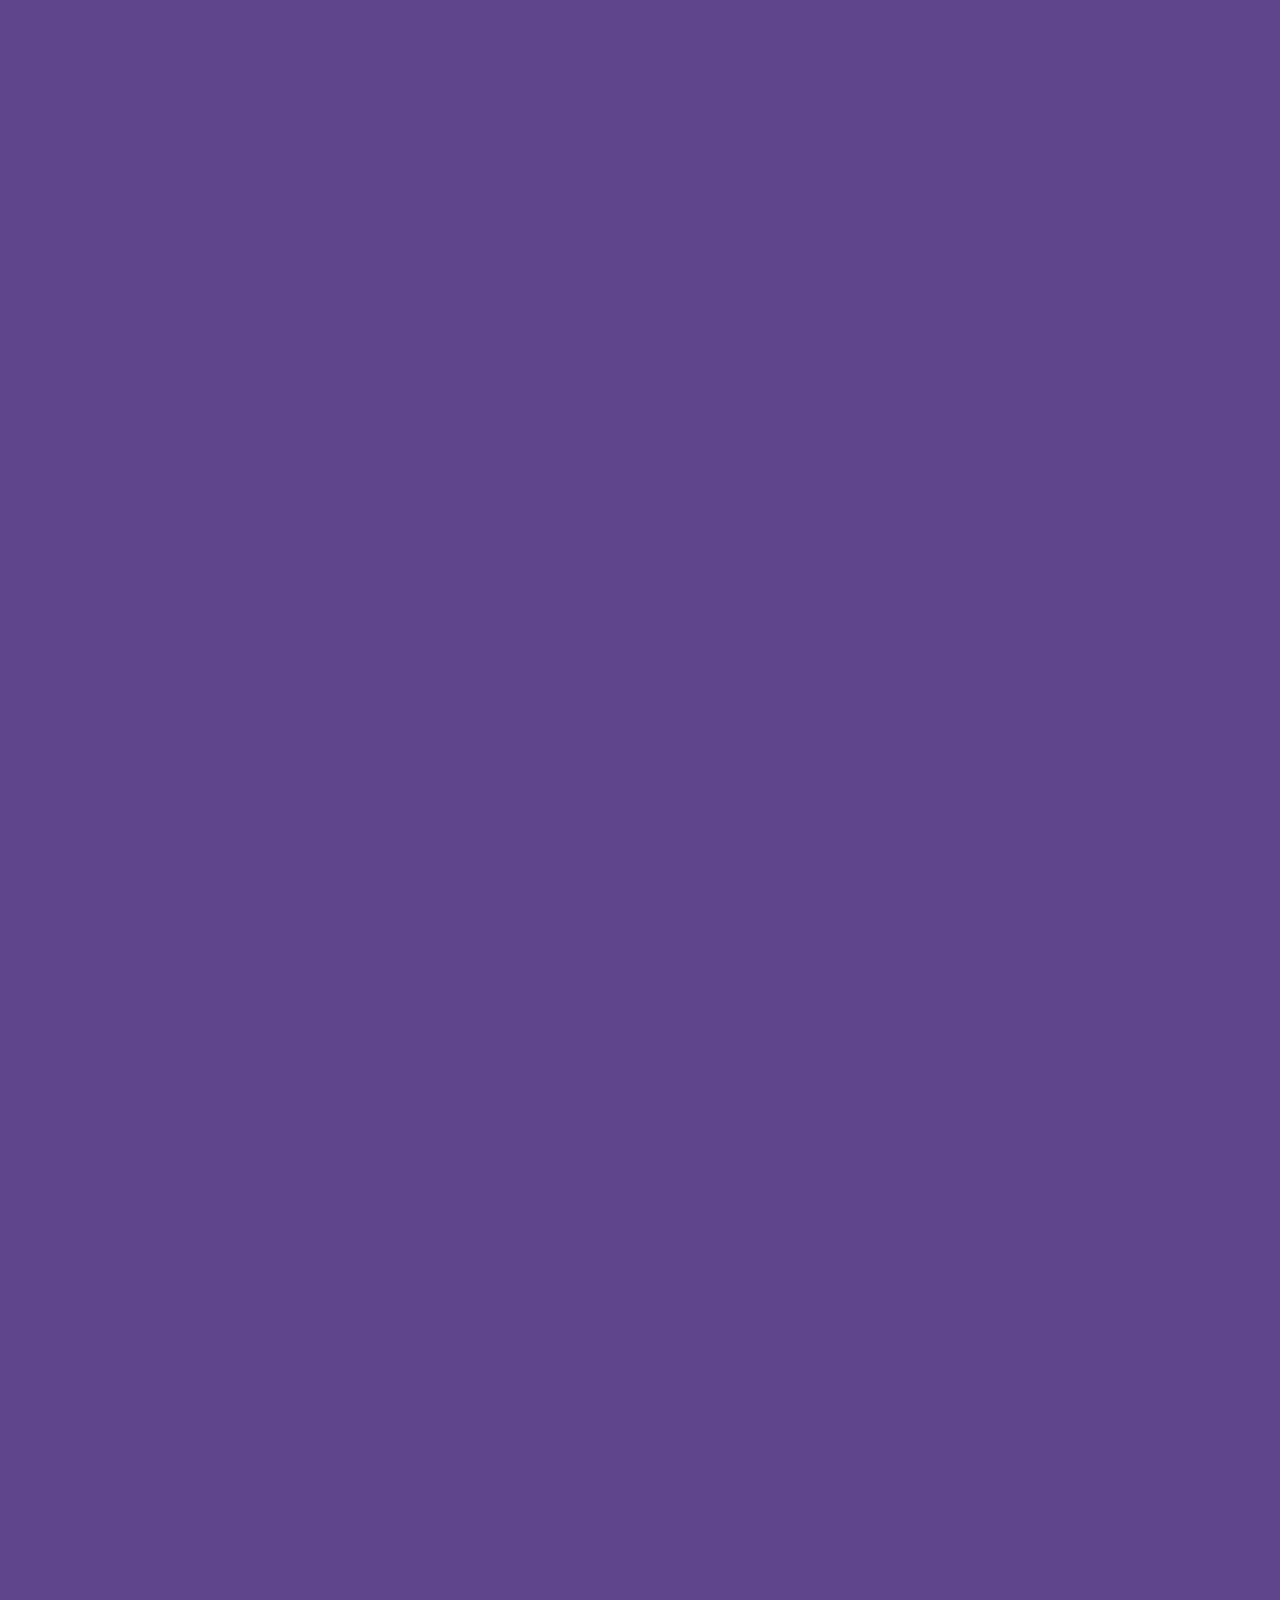
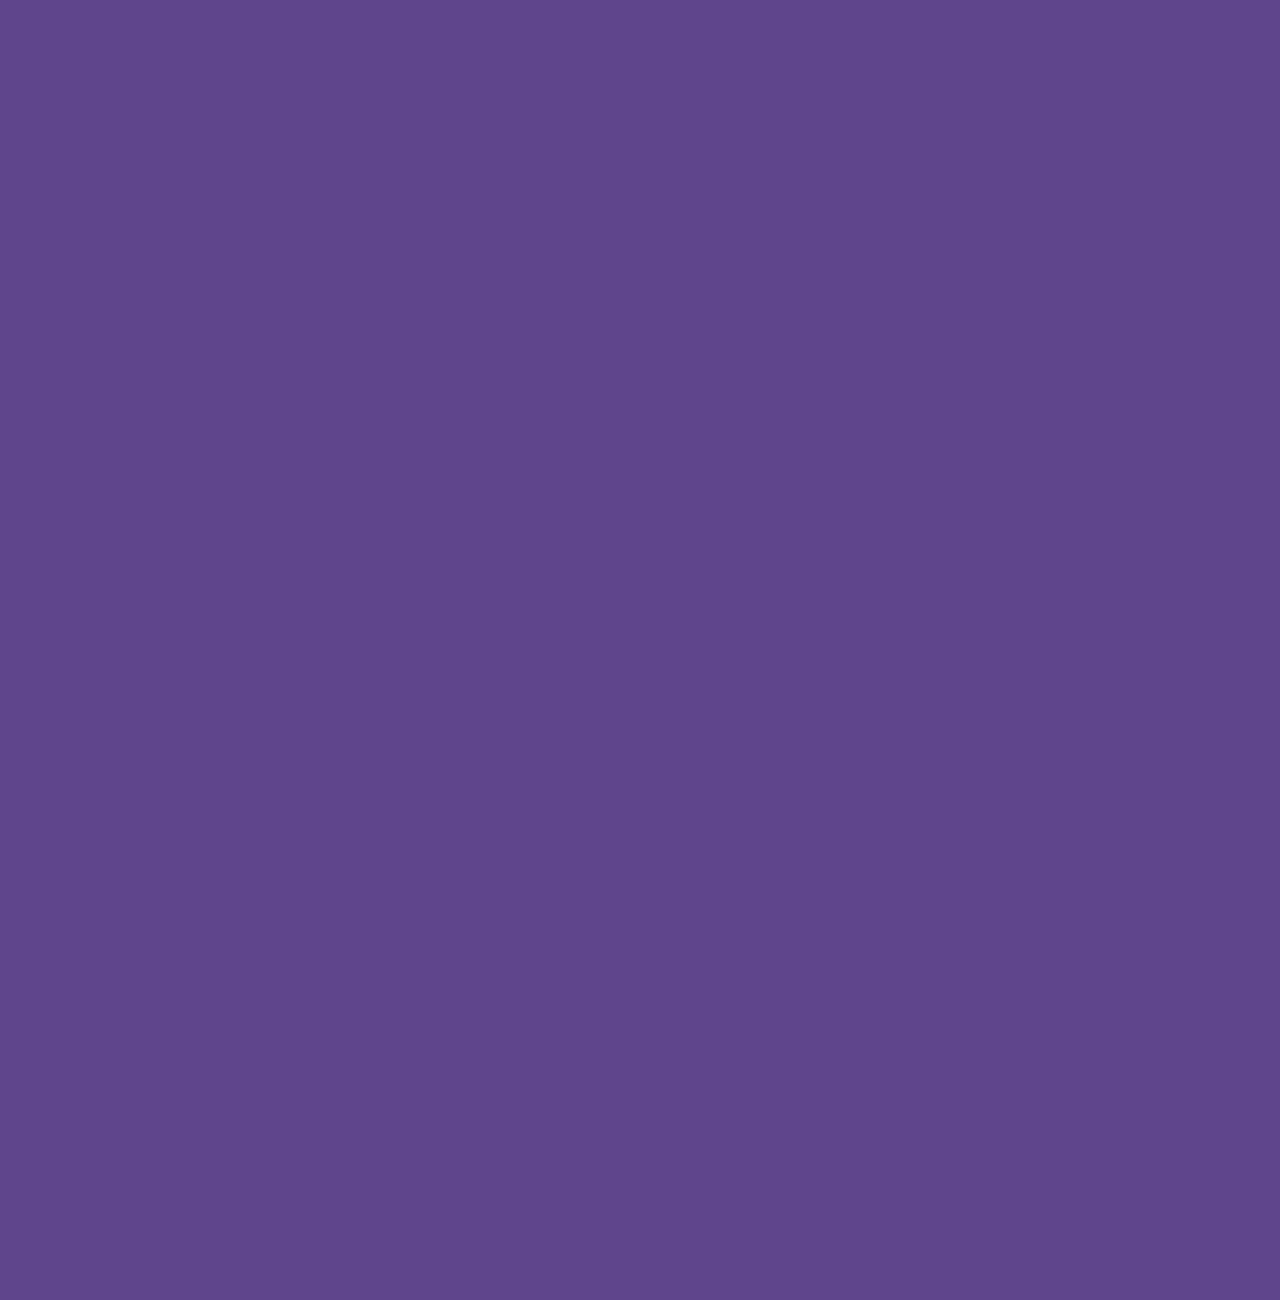
<file: 5/index.html>
<!DOCTYPE html>
<html lang="ru">
<head>
  <meta charset="UTF-8">
  <meta name="description" content="">
  <meta name="viewport" content="width=device-width, initial-scale=1.0">
  <meta http-equiv="X-UA-Compatible" content="ie=edge">
  <title>Mysterious Vacation</title>
  <link rel="stylesheet" href="css/style.min.css">
<link href="css/style.min.css" rel="stylesheet">  <base href="https://htmlacademy-animation.github.io/472965-magic-vacation-1/5/">
</head>
<body>

  <header class="page-header js-header">
    <div class="page-header__wrapper">
      <a href="#" class="page-header__logo" aria-label="Перейти на страницу FJORD.Inc">
        <svg width="100" height="15" viewBox="0 0 100 15" fill="none" xmlns="http://www.w3.org/2000/svg">
          <path d="M0.26 1.4V14H2.276V8.906H7.334V6.44H2.276V3.848H9.872V1.4H0.26ZM12.733 14.36C15.127 14.36 16.243 12.65 16.243 9.5V1.4H14.263V8.96C14.263 11.21 13.723 11.876 12.733 11.876C11.833 11.876 11.473 11.3 11.347 10.58L9.36702 10.94C9.63702 13.046 10.663 14.36 12.733 14.36ZM18.3918 7.7C18.3918 11.372 22.3878 14.36 27.3198 14.36C32.2518 14.36 36.2478 11.372 36.2478 7.7C36.2478 4.028 32.2518 1.04 27.3198 1.04C22.3878 1.04 18.3918 4.028 18.3918 7.7ZM20.6058 7.7C20.6058 5.378 23.6118 3.524 27.3198 3.524C30.9918 3.524 33.9798 5.378 33.9798 7.7C33.9798 10.004 30.9918 11.858 27.3198 11.858C23.6118 11.858 20.6058 10.004 20.6058 7.7ZM40.403 14V8.906H40.799L49.079 14.702V12.38L44.039 8.906H44.201C47.999 8.906 49.277 7.304 49.277 5.162C49.277 3.092 47.999 1.4 44.201 1.4H38.387V14H40.403ZM43.535 3.722C45.785 3.722 47.045 4.136 47.045 5.432C47.045 6.764 45.785 7.034 43.535 7.034H40.403V3.722H43.535ZM51.6936 1.382V14H57.8676C62.7456 14 66.7236 11.534 66.7236 7.7C66.7236 3.848 62.7456 1.382 57.8676 1.382H51.6936ZM53.7096 11.624V3.722H57.5436C61.5396 3.722 64.4916 5.018 64.4916 7.7C64.4916 10.238 61.5396 11.624 57.5436 11.624H53.7096ZM73.1832 14.018H74.9832V5H73.1832V14.018ZM72.9132 1.976C72.9132 2.57 73.3992 3.092 74.0832 3.092C74.7492 3.092 75.2352 2.57 75.2352 1.976C75.2352 1.382 74.7672 0.805999 74.0832 0.805999C73.3812 0.805999 72.9132 1.382 72.9132 1.976ZM76.7867 14H78.5687V9.104C78.7487 8.006 79.5947 6.962 81.0887 6.962C82.1147 6.962 83.2667 7.448 83.2667 9.554V14H85.0487V9.014C85.0487 6.152 83.2307 4.73 81.3587 4.73C79.9187 4.73 79.0727 5.558 78.5687 6.854V5H76.7867V14ZM90.9898 14.27C93.5098 14.27 95.3818 12.506 95.7238 10.328H94.0498C93.7258 11.3 92.6998 12.02 90.9898 12.02C88.8478 12.02 87.7678 10.922 87.7678 9.59C87.7678 8.24 88.8478 6.962 90.9898 6.962C92.7538 6.962 93.7978 7.844 94.0858 8.924H95.7418C95.4358 6.71 93.6178 4.73 90.9898 4.73C88.0918 4.73 86.1298 7.124 86.1298 9.59C86.1298 12.074 88.1278 14.27 90.9898 14.27ZM97.0693 12.938C97.0693 13.658 97.5553 14.144 98.2753 14.144C98.9953 14.144 99.4813 13.658 99.4813 12.938C99.4813 12.2 98.9953 11.714 98.2753 11.714C97.5553 11.714 97.0693 12.2 97.0693 12.938Z" fill="currentColor"></path>
        </svg>
      </a>
      <button class="page-header__toggler js-menu-toggler" type="button" aria-label="Управление мобильным меню"><span>Меню</span></button>
      <nav class="page-header__nav">
        <div class="page-header__menu js-menu" id="menu">
          <ul>
            <li>
              <a class="js-menu-link" href="#top" data-href="top">главная</a>
            </li>
            <li>
              <a class="js-menu-link" href="#story" data-href="story">история</a>
            </li>
            <li>
              <a class="js-menu-link" href="#prizes" data-href="prizes">призы</a>
            </li>
            <li>
              <a class="js-menu-link" href="#rules" data-href="rules">правила</a>
            </li>
            <li>
              <a class="js-menu-link" href="#game" data-href="game">игра</a>
            </li>
          </ul>
        </div>
        <div class="page-header__social">
          <div class="social-block js-social-block">
            <button class="social-block__toggler" aria-label="Управлять блоком с социальными кнопками">
              <svg width="26" height="22" viewBox="0 0 27 22" fill="none" xmlns="http://www.w3.org/2000/svg">
                <path d="M19.6721 7.43664C21.6273 7.43664 23.213 5.85095 23.213 3.89566C23.213 1.94037 21.6273 0.354675 19.6721 0.354675C17.7168 0.354675 16.1311 1.94037 16.1311 3.89566C16.1311 4.19968 16.1728 4.49178 16.2458 4.77345L7.21751 8.95527C6.57519 8.05214 5.52303 7.46049 4.33078 7.46049C2.37549 7.46049 0.789795 9.04618 0.789795 11.0015C0.789795 12.9568 2.37549 14.5425 4.33078 14.5425C5.52303 14.5425 6.57668 13.9508 7.21751 13.0477L16.2458 17.2295C16.1743 17.5112 16.1311 17.8033 16.1311 18.1073C16.1311 20.0626 17.7168 21.6483 19.6721 21.6483C21.6273 21.6483 23.213 20.0626 23.213 18.1073C23.213 16.152 21.6273 14.5663 19.6721 14.5663C18.4798 14.5663 17.4262 15.158 16.7853 16.0611L7.75701 11.8793C7.82854 11.5976 7.87176 11.3055 7.87176 11.0015C7.87176 10.6974 7.83003 10.4053 7.75701 10.1237L16.7853 5.94186C17.4262 6.84499 18.4783 7.43664 19.6721 7.43664Z" fill="currentColor"></path>
              </svg>
            </button>
            <ul class="social-block__list">
              <li>
                <a class="social-block__link social-block__link--fb" href="#" aria-label="Мы на Facebook">
                  <svg width="8" height="17" viewBox="0 0 8 17" fill="none" xmlns="http://www.w3.org/2000/svg">
                    <path d="M4.24646 16.9899H1.09275L1.05793 8.49828H0V5.30707H1.05793V3.81124C1.05793 1.42084 2.57654 0 5.21735 0H7.41758V3.18585H5.30841C4.28262 3.18585 4.2478 3.48582 4.2478 4.24914V5.30707H7.42964L7.16716 8.49828H4.2478V16.9899H4.24646Z" fill="currentColor"></path>
                  </svg>
                </a>
              </li>
              <li>
                <a class="social-block__link social-block__link--insta" href="#" aria-label="Мы в Instagram">
                  <svg width="15" height="15" viewBox="0 0 15 15" fill="none" xmlns="http://www.w3.org/2000/svg">
                    <path d="M11.0197 0H4.19806C2.14246 0 0.471191 1.66993 0.471191 3.72285V10.5499C0.471191 12.6082 2.14112 14.2727 4.19806 14.2727H11.0197C13.0753 14.2727 14.7466 12.6082 14.7466 10.5499V3.72285C14.7466 1.67127 13.0753 0 11.0197 0ZM11.0197 12.4849H4.19806C3.13076 12.4849 2.26432 11.6158 2.26432 10.5512V3.72419C2.26432 2.65956 3.13076 1.79715 4.19806 1.79715H11.0197C12.087 1.79715 12.9535 2.6609 12.9535 3.72419V10.5512C12.9535 11.6145 12.087 12.4849 11.0197 12.4849Z" fill="currentColor"></path>
                    <path d="M7.60887 3.11084C5.38989 3.11084 3.58203 4.9187 3.58203 7.14036C3.58203 9.35532 5.38989 11.1645 7.60887 11.1645C9.83053 11.1645 11.6357 9.35666 11.6357 7.14036C11.6357 4.9187 9.83053 3.11084 7.60887 3.11084ZM7.60887 9.36871C6.37551 9.36871 5.37784 8.37372 5.37784 7.14036C5.37784 5.90699 6.37551 4.90665 7.60887 4.90665C8.83822 4.90665 9.84259 5.90833 9.84259 7.14036C9.84392 8.37238 8.83822 9.36871 7.60887 9.36871Z" fill="currentColor"></path>
                    <path d="M11.3573 2.35962C10.8256 2.35962 10.3931 2.79752 10.3931 3.32381C10.3931 3.85546 10.8256 4.29336 11.3573 4.29336C11.8862 4.29336 12.3215 3.85546 12.3215 3.32381C12.3215 2.79752 11.8862 2.35962 11.3573 2.35962Z" fill="currentColor"></path>
                  </svg>
                </a>
              </li>
              <li>
                <a class="social-block__link social-block__link--vk" href="#" aria-label="Мы ВКонтакте">
                  <svg width="17" height="10" viewBox="0 0 17 10" fill="none" xmlns="http://www.w3.org/2000/svg">
                    <path d="M14.1234 4.9002C14.1234 4.9002 16.3623 1.72708 16.5866 0.680242C16.6595 0.312285 16.4947 0.103188 16.1069 0.103188C16.1069 0.103188 14.8193 0.103188 14.168 0.103188C13.7235 0.103188 13.5587 0.293278 13.4235 0.579768C13.4235 0.579768 12.3724 2.82553 11.0969 4.24712C10.6861 4.70333 10.4781 4.84318 10.2511 4.84318C10.0646 4.84318 9.98625 4.6911 9.98625 4.27834V0.649016C9.98625 0.147997 9.92545 0.00135496 9.5066 0.00135496H6.39628C6.15578 0.00135496 6.0085 0.134417 6.0085 0.324506C6.0085 0.801084 6.73406 0.908351 6.73406 2.20231V4.87305C6.73406 5.40529 6.70569 5.61575 6.45303 5.61575C5.78016 5.61575 4.19528 3.30618 3.30623 0.678887C3.12923 0.145282 2.93737 0 2.43475 0H0.486409C0.205373 0 0 0.190085 0 0.476576C0 0.991172 0.60666 3.40801 2.99277 6.64358C4.59927 8.8201 6.70569 10 8.60269 10C9.76196 10 10.0416 9.80312 10.0416 9.31432V7.63883C10.0416 7.22607 10.2065 7.04956 10.4429 7.04956C10.7078 7.04956 11.1847 7.13238 12.2805 8.22268C13.5843 9.47862 13.6762 10 14.3896 10H16.5676C16.7919 10 17 9.89273 17 9.52342C17 9.02919 16.3623 8.15343 15.384 7.10659C14.9801 6.56755 14.3302 5.98914 14.1248 5.72301C13.8275 5.40801 13.9154 5.23014 14.1234 4.9002Z" fill="currentColor"></path>
                  </svg>
                </a>
              </li>
            </ul>
          </div>
        </div>
      </nav>
    </div>
  </header>

  <main class="page-content">
    <section class="animation-screen"></section>

    <section class="screen screen--hidden screen--intro js-scrollspy" id="top">
      <div class="screen__wrapper">
        <div class="intro">
          <h1 class="intro__title">Таинственный отпуск</h1>
          <div class="intro__content">
            <div class="intro__info">
              <p class="intro__label">Даты проведения конкурса:</p>
              <p class="intro__date">01 — 31.05 / 2020</p>
            </div>
            <div class="intro__message">
              <p>
                Отгадай первым место назначения и&nbsp;отправься в&nbsp;путешествие в&nbsp;любое время или получи один из многочисленных призов
                <svg width="16" height="16" viewBox="0 0 10 10" fill="none" xmlns="http://www.w3.org/2000/svg">
                  <path d="M0 6.35337L3.90271 4.99012L0 3.64663L1.34615 1.32374L4.44287 4.01073L3.67364 0H6.34615L5.57692 4.01073L8.65385 1.32374L10 3.64663L6.13405 4.99012L10 6.35337L8.65385 8.65651L5.57692 5.98927L6.34615 10H3.67364L4.44287 5.96952L1.34615 8.65651L0 6.35337Z" fill="currentColor"></path>
                </svg>
              </p>
            </div>
          </div>
        </div>
      </div>
      <div class="screen__footer js-footer">
        <button class="screen__footer-enlarge js-footer-toggler" type="button" aria-label="Показать сообщение">
          <svg width="10" height="10" viewBox="0 0 10 10" fill="none" xmlns="http://www.w3.org/2000/svg">
            <path d="M0 6.35337L3.90271 4.99012L0 3.64663L1.34615 1.32374L4.44287 4.01073L3.67364 0H6.34615L5.57692 4.01073L8.65385 1.32374L10 3.64663L6.13405 4.99012L10 6.35337L8.65385 8.65651L5.57692 5.98927L6.34615 10H3.67364L4.44287 5.96952L1.34615 8.65651L0 6.35337Z" fill="currentColor"></path>
          </svg>
        </button>
        <button class="screen__footer-collapse js-footer-toggler" type="button" aria-label="Скрыть сообщение">
          <svg width="13" height="13" viewBox="0 0 13 13" fill="none" xmlns="http://www.w3.org/2000/svg">
            <line x1="12.3536" y1="0.353553" x2="0.738349" y2="11.9688" stroke="currentColor"></line>
            <line x1="0.738319" y1="0.539925" x2="12.3535" y2="12.1551" stroke="currentColor"></line>
          </svg>
        </button>
        <div class="screen__footer-wrapper">
          <div class="screen__footer-announce">
            <p class="screen__footer-label">Даты проведения конкурса:</p>
            <p class="screen__footer-date">01 — 31.05 / 2020</p>
          </div>
          <div class="screen__footer-note">
            <p>
              <svg width="10" height="10" viewBox="0 0 10 10" fill="none" xmlns="http://www.w3.org/2000/svg">
                <path d="M0 6.35337L3.90271 4.99012L0 3.64663L1.34615 1.32374L4.44287 4.01073L3.67364 0H6.34615L5.57692 4.01073L8.65385 1.32374L10 3.64663L6.13405 4.99012L10 6.35337L8.65385 8.65651L5.57692 5.98927L6.34615 10H3.67364L4.44287 5.96952L1.34615 8.65651L0 6.35337Z" fill="currentColor"></path>
              </svg>
              <span>Победители могут выбрать любые 14 дней подряд в&nbsp;течение двух лет с&nbsp;даты окончания конкурса. Победители могут воспользоваться путевкой сами или подарить другому лицу.</span>
            </p>
          </div>
        </div>
      </div>
    </section>

    <section class="screen screen--hidden screen--story js-scrollspy" id="story">

      <div class="slider swiper-container js-slider">

        <div class="swiper-wrapper">

          <div class="slider__item swiper-slide">
            <h2 class="slider__item-title">История</h2>
            <p class="slider__item-text">Джеймс Таргет был основателем компании &laquo;Fjord Inc.&raquo;. С&nbsp;1965 года &laquo;Fjord Inc.&raquo; прославилась надёжными и&nbsp;удобными чемоданами и&nbsp;аксессуарами для туристов.</p>
          </div>

          <div class="slider__item swiper-slide">
            <p class="slider__item-text">Когда Джеймсу было 7&nbsp;лет, в&nbsp;их&nbsp;доме гостил дядюшка и&nbsp;развлекал детей рассказами о&nbsp;своей поездке в&nbsp;место, показавшееся малышу Таргету невероятным. Тогда Джеймс решил, что однажды посетит его, но&nbsp;не&nbsp;будет рассказывать о&nbsp;мечте, пока не&nbsp;осуществит.</p>
          </div>

          <div class="slider__item swiper-slide">
            <p class="slider__item-text">Джеймс Таргет стал увлеченным путешественником. Он&nbsp;посетил 5&nbsp;континентов, 126&nbsp;стран.</p>
          </div>

          <div class="slider__item swiper-slide">
            <p class="slider__item-text">Он&nbsp;сплавлялся по&nbsp;Амазонке и&nbsp;погружался в&nbsp;пещеры Франции, медитировал в&nbsp;горах Тибета и&nbsp;пожимал руку вождя племени Акугауа.</p>
          </div>

          <div class="slider__item swiper-slide">
            <p class="slider__item-text">Из&nbsp;своих поездок Джеймс Таргет привозил идеи, как сделать свои чемоданы &laquo;Fjord Inc.&raquo; удобными и&nbsp;приспособленными к&nbsp;разным дорожным условиям.</p>
          </div>

          <div class="slider__item swiper-slide">
            <p class="slider__item-text">Всё это время Джеймс не&nbsp;оставлял идею поездки своей мечты. Однако, как только он&nbsp;брался за&nbsp;планирование, возникали препятствия, не&nbsp;позволяющие отправиться туда.</p>
          </div>

          <div class="slider__item swiper-slide">
            <p class="slider__item-text">В&nbsp;возрасте 67&nbsp;лет Джеймс Таргет попал под лавину и&nbsp;погиб. В&nbsp;своём завещании он&nbsp;поручил отправить в&nbsp;заветное путешествие трёх смельчаков, единых с&nbsp;ним духом.</p>
          </div>

          <div class="slider__item swiper-slide">
            <p class="slider__item-text">Тех, кто сможет узнать таинственное место, задавая вопросы специально обученному ИИ&nbsp;&laquo;Соне&raquo;, ждет фантастическое путешествие.</p>
          </div>
        </div>
        <div class="slider__controls">
          <button class="slider__control slider__control--prev js-control-prev" type="button" aria-label="Показать предыдущую историю">
            <svg width="12" height="22" viewBox="0 0 12 22" fill="none" xmlns="http://www.w3.org/2000/svg">
              <path d="M11 1L1 11L11 21" stroke="currentColor" stroke-width="2" stroke-linejoin="round"></path>
            </svg>
          </button>
          <button class="slider__control slider__control--next js-control-next" type="button" aria-label="Показать следующую историю">
            <svg width="12" height="22" viewBox="0 0 12 22" fill="none" xmlns="http://www.w3.org/2000/svg">
              <path d="M1 1L11 11L1 21" stroke="currentColor" stroke-width="2" stroke-linejoin="round"></path>
            </svg>
          </button>
        </div>
        <div class="slider__pagination swiper-pagination"></div>
      </div>
    </section>

    <section class="screen screen--hidden screen--prizes js-scrollspy" id="prizes">
      <div class="screen__wrapper">
        <div class="prizes">
          <h2 class="prizes__title">ПРизы</h2>
          <div class="prizes__lead">
            <p>Найди ответ и&nbsp;получи один из&nbsp;призов:</p>
          </div>
          <ul class="prizes__list">
            <li class="prizes__item prizes__item--journeys">
              <div class="prizes__icon">
                <picture>
                  <source srcset="img/prize1-mob.svg" media="(orientation: portrait)">
                  <img src="img/prize1.svg" alt="">
                </picture>
              </div>
              <p class="prizes__desc">
                <b>3</b>
                <span>загадочных путешествия</span>
              </p>
            </li>
            <li class="prizes__item prizes__item--cases">
              <div class="prizes__icon">
                <picture>
                  <source srcset="img/prize2-mob.svg" media="(orientation: portrait)">
                  <img src="img/prize2.svg" alt="">
                </picture>
              </div>
              <p class="prizes__desc">
                <b>7</b>
                <span>надежных чемоданов</span>
              </p>
            </li>
            <li class="prizes__item prizes__item--codes">
              <div class="prizes__icon">
                <picture>
                  <source srcset="img/prize3-mob.svg" media="(orientation: portrait)">
                  <img src="img/prize3.svg" alt="">
                </picture>
              </div>
              <p class="prizes__desc">
                <b>900</b>
                <span>
                  промокодов на&nbsp;скидку 15%
                  <svg width="10" height="10" viewBox="0 0 10 10" fill="none" xmlns="http://www.w3.org/2000/svg">
                    <path d="M0 6.35337L3.90271 4.99012L0 3.64663L1.34615 1.32374L4.44287 4.01073L3.67364 0H6.34615L5.57692 4.01073L8.65385 1.32374L10 3.64663L6.13405 4.99012L10 6.35337L8.65385 8.65651L5.57692 5.98927L6.34615 10H3.67364L4.44287 5.96952L1.34615 8.65651L0 6.35337Z" fill="currentColor"></path>
                  </svg>
                </span>
              </p>
            </li>
          </ul>
        </div>
      </div>
      <div class="screen__footer js-footer">
        <button class="screen__footer-enlarge js-footer-toggler" type="button" aria-label="Показать сообщение">
          <svg width="10" height="10" viewBox="0 0 10 10" fill="none" xmlns="http://www.w3.org/2000/svg">
            <path d="M0 6.35337L3.90271 4.99012L0 3.64663L1.34615 1.32374L4.44287 4.01073L3.67364 0H6.34615L5.57692 4.01073L8.65385 1.32374L10 3.64663L6.13405 4.99012L10 6.35337L8.65385 8.65651L5.57692 5.98927L6.34615 10H3.67364L4.44287 5.96952L1.34615 8.65651L0 6.35337Z" fill="currentColor"></path>
          </svg>
        </button>
        <button class="screen__footer-collapse js-footer-toggler" type="button" aria-label="Скрыть сообщение">
          <svg width="13" height="13" viewBox="0 0 13 13" fill="none" xmlns="http://www.w3.org/2000/svg">
            <line x1="12.3536" y1="0.353553" x2="0.738349" y2="11.9688" stroke="currentColor"></line>
            <line x1="0.738319" y1="0.539925" x2="12.3535" y2="12.1551" stroke="currentColor"></line>
          </svg>
        </button>
        <div class="screen__footer-wrapper">
          <div class="screen__footer-announce">
            <p class="screen__footer-label">Даты проведения конкурса:</p>
            <p class="screen__footer-date">01 — 31.05 / 2020</p>
          </div>
          <div class="screen__footer-note">
            <p>
              <svg width="10" height="10" viewBox="0 0 10 10" fill="none" xmlns="http://www.w3.org/2000/svg">
                <path d="M0 6.35337L3.90271 4.99012L0 3.64663L1.34615 1.32374L4.44287 4.01073L3.67364 0H6.34615L5.57692 4.01073L8.65385 1.32374L10 3.64663L6.13405 4.99012L10 6.35337L8.65385 8.65651L5.57692 5.98927L6.34615 10H3.67364L4.44287 5.96952L1.34615 8.65651L0 6.35337Z" fill="currentColor"></path>
              </svg>
              <span>Скидка&nbsp;15% на&nbsp;единоразовое приобретение путёвки с&nbsp;1&nbsp;июня 2020 по&nbsp;31&nbsp;мая 2022&nbsp;года. Суммируется с&nbsp;другими акциями</span>
            </p>
          </div>
        </div>
      </div>
    </section>

    <section class="screen screen--hidden screen--rules js-scrollspy" id="rules">
      <div class="screen__wrapper">
        <div class="rules">
          <h2 class="rules__title">Правила</h2>
          <div class="rules__lead">
            <p>Для того чтобы получить наследство Джеймса Таргета, тебе нужно выведать у&nbsp;&laquo;Сони&raquo;, куда предстоит отправиться тебе в&nbsp;случае победы</p>
          </div>
          <ol class="rules__list">
            <li class="rules__item">
              <p>Тебе отводится <br>5&nbsp;минут</p>
            </li>
            <li class="rules__item">
              <p>Задавай любые вопросы в&nbsp;текстовом поле</p>
            </li>
            <li class="rules__item">
              <p>Нажимай кнопку &laquo;Узнать&raquo;, чтобы получить ответ</p>
            </li>
            <li class="rules__item">
              <p>&laquo;Соня&raquo; может отвечать только&nbsp;Да или Нет</p>
            </li>
          </ol>
          <a href="#game" class="rules__link btn">Погнали!</a>
        </div>
      </div>
      <div class="screen__disclaimer">
        <div class="disclaimer">
          <ul>
            <li>
              <a href="#">Правовая информация</a>
            </li>
            <li>
              <a href="#">Подробные правила</a>
            </li>
          </ul>
        </div>
      </div>
    </section>

    <section class="screen screen--hidden screen--game js-scrollspy" id="game">
      <div class="screen__wrapper">
        <div class="game">
          <div class="game__header">
            <h2 class="game__title">Игра</h2>
            <div class="game__counter">
              <span>05</span>:<span>00</span>
            </div>
          </div>
          <div class="game__body">
            <div class="chat">
              <div class="chat__body js-chat">
                <ul class="chat__list" id="messages"></ul>
              </div>
              <div class="chat__footer">
                <form action="#" method="post" class="form" id="message-form">
                  <label for="message-field" class="visually-hidden">Поле для ввода вопроса</label>
                  <input type="text" class="form__field" id="message-field">
                  <button class="form__button btn">
                    Узнать
                    <svg width="18" height="19" viewBox="0 0 18 19" fill="none" xmlns="http://www.w3.org/2000/svg">
                      <path stroke="currentColor" stroke-width="2" d="M9 19V1"></path>
                      <path d="M1 9l8-8 8 8" stroke="currentColor" stroke-width="2" stroke-linejoin="round"></path>
                    </svg>
                  </button>
                </form>
              </div>
            </div>
          </div>
          <!-- временные кнопки для показа результата -->
          <div class="game__buttons">
            <button class="game__button btn js-show-result" type="button" data-target="result">Положительный результат</button>
            <button class="game__button btn js-show-result" type="button" data-target="result2">Положительный результат - 2</button>
            <button class="game__button btn js-show-result" type="button" data-target="result3">Отрицательный результат</button>
          </div>
        </div>
      </div>
    </section>

    <section class="screen screen--hidden screen--result" id="result">
      <div class="screen__wrapper">
        <div class="result result--trip">
          <div class="result__image">
            <picture>
              <source srcset="img/result1-mob.png 1x, img/result1-mob@2x.png 2x" media="(max-width: 768px) and (orientation: portrait)">
              <img src="img/result1.png" srcset="img/result1@2x.png 2x" alt="">
            </picture>
          </div>
          <h2 class="result__title">
            <span class="visually-hidden">ПОбеда!</span>
            <svg xmlns="http://www.w3.org/2000/svg" viewBox="0 0 568.85 109.24">
              <path d="M16,24.44V92H2.6V8H75V92H61.52V24.44H16Z" transform="translate(-2.1 -1.5)" fill="none" stroke="currentColor"></path>
              <path d="M148.76,5.6c32.88,0,59.52,19.92,59.52,44.4s-26.64,44.4-59.52,44.4S89.24,74.48,89.24,50,115.88,5.6,148.76,5.6Zm0,72.12c24.48,0,44.4-12.36,44.4-27.72s-19.92-27.84-44.4-27.84C124,22.16,104,34.52,104,50S124,77.72,148.76,77.72Z" transform="translate(-2.1 -1.5)" fill="none" stroke="currentColor"></path>
              <path d="M287.36,8V24.44H236v14.4h25.32c25.44,0,34,11.16,34,26.52,0,15.6-8.52,26.64-34,26.64H222.56V8h64.8ZM256.88,76.52c15.12,0,23.52-2,23.52-11.52S272,54.44,256.88,54.44H236V76.52h20.88Z" transform="translate(-2.1 -1.5)" fill="none" stroke="currentColor"></path>
              <path d="M371.47,8V24.44H320.84V41.6h33.6V58h-33.6V75.56h50.64V92H307.4V8h64.08Z" transform="translate(-2.1 -1.5)" fill="none" stroke="currentColor"></path>
              <path d="M382.39,110.24V75.56h7.44c4.56-4.68,7.8-18.36,8.76-56L399,8h48.6V75.56h10v34.68H442.87V92H397v18.24H382.39Zm51.72-34.68V24.44H411.55v3.12c-0.48,22.44-3.24,37.68-7.2,48h29.76Z" transform="translate(-2.1 -1.5)" fill="none" stroke="currentColor"></path>
              <path d="M463.75,92l28-84h27.12l28.08,84H533.47l-7.8-23.52h-37.8L480.07,92H463.75Zm56.64-40L507,11.84,493.51,52h26.88Z" transform="translate(-2.1 -1.5)" fill="none" stroke="currentColor"></path>
              <path d="M554.12,70.4L555.55,2H569l1.44,68.4H554.12Zm8.28,6.36c4.8,0,8,3.24,8,8.16a8,8,0,1,1-16.08,0C554.35,80,557.59,76.76,562.39,76.76Z" transform="translate(-2.1 -1.5)" fill="none" stroke="currentColor"></path>
            </svg>
          </h2>
          <div class="result__text">
            <p>ты&nbsp;отправляешься в&nbsp;Арктику!</p>
          </div>
          <div class="result__form">
            <form action="#" method="post" class="form form--result">
              <label for="email-field" class="form__label">зарегистрируй результат</label>
              <input type="email" class="form__field" id="email-field" placeholder="e-mail для регистации результата и получения приза" required="">
              <button class="form__button btn">
                отправить
                <svg width="18" height="19" viewBox="0 0 18 19" fill="none" xmlns="http://www.w3.org/2000/svg">
                  <path stroke="currentColor" stroke-width="2" d="M9 19V1"></path>
                  <path d="M1 9l8-8 8 8" stroke="currentColor" stroke-width="2" stroke-linejoin="round"></path>
                </svg>
              </button>
            </form>
          </div>
        </div>
      </div>
    </section>

    <section class="screen screen--hidden screen--result" id="result2">
      <div class="screen__wrapper">
        <div class="result result--prize">
          <div class="result__image">
            <picture>
              <source srcset="img/result2-mob.png 1x, img/result2-mob@2x.png 2x" media="(max-width: 768px) and (orientation: portrait)">
              <img src="img/result2.png" srcset="img/result2@2x.png 2x" alt="">
            </picture>
          </div>
          <h2 class="result__title">
            <span class="visually-hidden">ПОбеда!</span>
            <svg xmlns="http://www.w3.org/2000/svg" viewBox="0 0 568.85 109.24">
              <path d="M16,24.44V92H2.6V8H75V92H61.52V24.44H16Z" transform="translate(-2.1 -1.5)" fill="none" stroke="currentColor"></path>
              <path d="M148.76,5.6c32.88,0,59.52,19.92,59.52,44.4s-26.64,44.4-59.52,44.4S89.24,74.48,89.24,50,115.88,5.6,148.76,5.6Zm0,72.12c24.48,0,44.4-12.36,44.4-27.72s-19.92-27.84-44.4-27.84C124,22.16,104,34.52,104,50S124,77.72,148.76,77.72Z" transform="translate(-2.1 -1.5)" fill="none" stroke="currentColor"></path>
              <path d="M287.36,8V24.44H236v14.4h25.32c25.44,0,34,11.16,34,26.52,0,15.6-8.52,26.64-34,26.64H222.56V8h64.8ZM256.88,76.52c15.12,0,23.52-2,23.52-11.52S272,54.44,256.88,54.44H236V76.52h20.88Z" transform="translate(-2.1 -1.5)" fill="none" stroke="currentColor"></path>
              <path d="M371.47,8V24.44H320.84V41.6h33.6V58h-33.6V75.56h50.64V92H307.4V8h64.08Z" transform="translate(-2.1 -1.5)" fill="none" stroke="currentColor"></path>
              <path d="M382.39,110.24V75.56h7.44c4.56-4.68,7.8-18.36,8.76-56L399,8h48.6V75.56h10v34.68H442.87V92H397v18.24H382.39Zm51.72-34.68V24.44H411.55v3.12c-0.48,22.44-3.24,37.68-7.2,48h29.76Z" transform="translate(-2.1 -1.5)" fill="none" stroke="currentColor"></path>
              <path d="M463.75,92l28-84h27.12l28.08,84H533.47l-7.8-23.52h-37.8L480.07,92H463.75Zm56.64-40L507,11.84,493.51,52h26.88Z" transform="translate(-2.1 -1.5)" fill="none" stroke="currentColor"></path>
              <path d="M554.12,70.4L555.55,2H569l1.44,68.4H554.12Zm8.28,6.36c4.8,0,8,3.24,8,8.16a8,8,0,1,1-16.08,0C554.35,80,557.59,76.76,562.39,76.76Z" transform="translate(-2.1 -1.5)" fill="none" stroke="currentColor"></path>
            </svg>
          </h2>
          <div class="result__text">
            <p>чемодан &laquo;Fjord&nbsp;Inc.&raquo;&nbsp;твой</p>
          </div>
          <div class="result__form">
            <form action="#" method="post" class="form form--result">
              <label for="email-field2" class="form__label">зарегистрируй результат</label>
              <input type="email" class="form__field" id="email-field2" placeholder="e-mail для регистации результата и получения приза" required="">
              <button class="form__button btn">
                отправить
                <svg width="18" height="19" viewBox="0 0 18 19" fill="none" xmlns="http://www.w3.org/2000/svg">
                  <path stroke="currentColor" stroke-width="2" d="M9 19V1"></path>
                  <path d="M1 9l8-8 8 8" stroke="currentColor" stroke-width="2" stroke-linejoin="round"></path>
                </svg>
              </button>
            </form>
          </div>
        </div>
      </div>
    </section>

    <section class="screen screen--hidden screen--result" id="result3">
      <div class="screen__wrapper">
        <div class="result result--negative">
          <div class="result__image">
            <picture>
              <source srcset="img/result3-mob.png 1x, img/result3-mob@2x.png 2x" media="(max-width: 768px) and (orientation: portrait)">
              <img src="img/result3.png" srcset="img/result3@2x.png 2x" alt="">
            </picture>
          </div>
          <h2 class="result__title">
            <span class="visually-hidden">Не угадал!</span>
            <svg xmlns="http://www.w3.org/2000/svg" viewBox="0 0 660.77 109.24">
              <path d="M2.66,92V8H16.1V42.2H53.3V8H66.74V92H53.3V58.64H16.1V92H2.66Z" transform="translate(-2.16 -1.5)" fill="none" stroke="currentColor"></path>
              <path d="M147.62,8V24.44H97V41.6h33.6V58H97V75.56h50.64V92H83.54V8h64.08Z" transform="translate(-2.16 -1.5)" fill="none" stroke="currentColor"></path>
              <path d="M199.22,8l20.52,42.36L235.34,8h16.44l-31,84H204.38l9.48-25.92L185.78,8h13.44Z" transform="translate(-2.16 -1.5)" fill="none" stroke="currentColor"></path>
              <path d="M273.74,24.44V92H260.3V8h50.16V24.44H273.74Z" transform="translate(-2.16 -1.5)" fill="none" stroke="currentColor"></path>
              <path d="M307.1,92l28-84h27.12l28.08,84H376.82L369,68.48h-37.8L323.42,92H307.1Zm56.64-40L350.3,11.84,336.86,52h26.88Z" transform="translate(-2.16 -1.5)" fill="none" stroke="currentColor"></path>
              <path d="M396.38,110.24V75.56h7.44c4.56-4.68,7.8-18.36,8.76-56L412.94,8h48.6V75.56h10v34.68H456.86V92H411v18.24H396.38ZM448.1,75.56V24.44H425.54v3.12c-0.48,22.44-3.24,37.68-7.2,48H448.1Z" transform="translate(-2.16 -1.5)" fill="none" stroke="currentColor"></path>
              <path d="M477.74,92l28-84h27.12L560.9,92H547.46l-7.8-23.52h-37.8L494.06,92H477.74Zm56.64-40-13.44-40.2L507.5,52h26.88Z" transform="translate(-2.16 -1.5)" fill="none" stroke="currentColor"></path>
              <path d="M568.7,76.88a13.77,13.77,0,0,0,5,1c6.6,0,10.44-6.24,12-58.32L586.22,8h46.2V92H619V24.44H598.82l-0.12,3.12C597.14,81,589,94.4,573.74,94.4a28.55,28.55,0,0,1-6.72-.84Z" transform="translate(-2.16 -1.5)" fill="none" stroke="currentColor"></path>
              <path d="M646.1,70.4L647.54,2H661l1.44,68.4H646.1Zm8.28,6.36c4.8,0,8,3.24,8,8.16a8,8,0,0,1-16.08,0C646.34,80,649.58,76.76,654.38,76.76Z" transform="translate(-2.16 -1.5)" fill="none" stroke="currentColor"></path>
            </svg>
          </h2>
          <button class="result__button js-play" type="button">
            не сдавайся!
            <span>
              <svg width="27" height="22" viewBox="0 0 27 22" fill="none" xmlns="http://www.w3.org/2000/svg">
                <path d="M10.6899 1.47998C5.42992 1.47998 1.16992 5.73998 1.16992 11C1.16992 16.26 5.42992 20.52 10.6899 20.52C15.9499 20.52 20.2099 16.26 20.2099 11V7.13998" stroke="currentColor" stroke-width="2" stroke-miterlimit="10"></path>
                <path d="M15.1099 12.5099L20.1499 7.13989L25.3099 12.6299" stroke="currentColor" stroke-width="2" stroke-miterlimit="10" stroke-linejoin="round"></path>
              </svg>
            </span>
          </button>
        </div>
      </div>
    </section>
    <div class="full-color-bg"></div>
  </main>

<script src="js/script.js"></script></body>
</html>
</file>
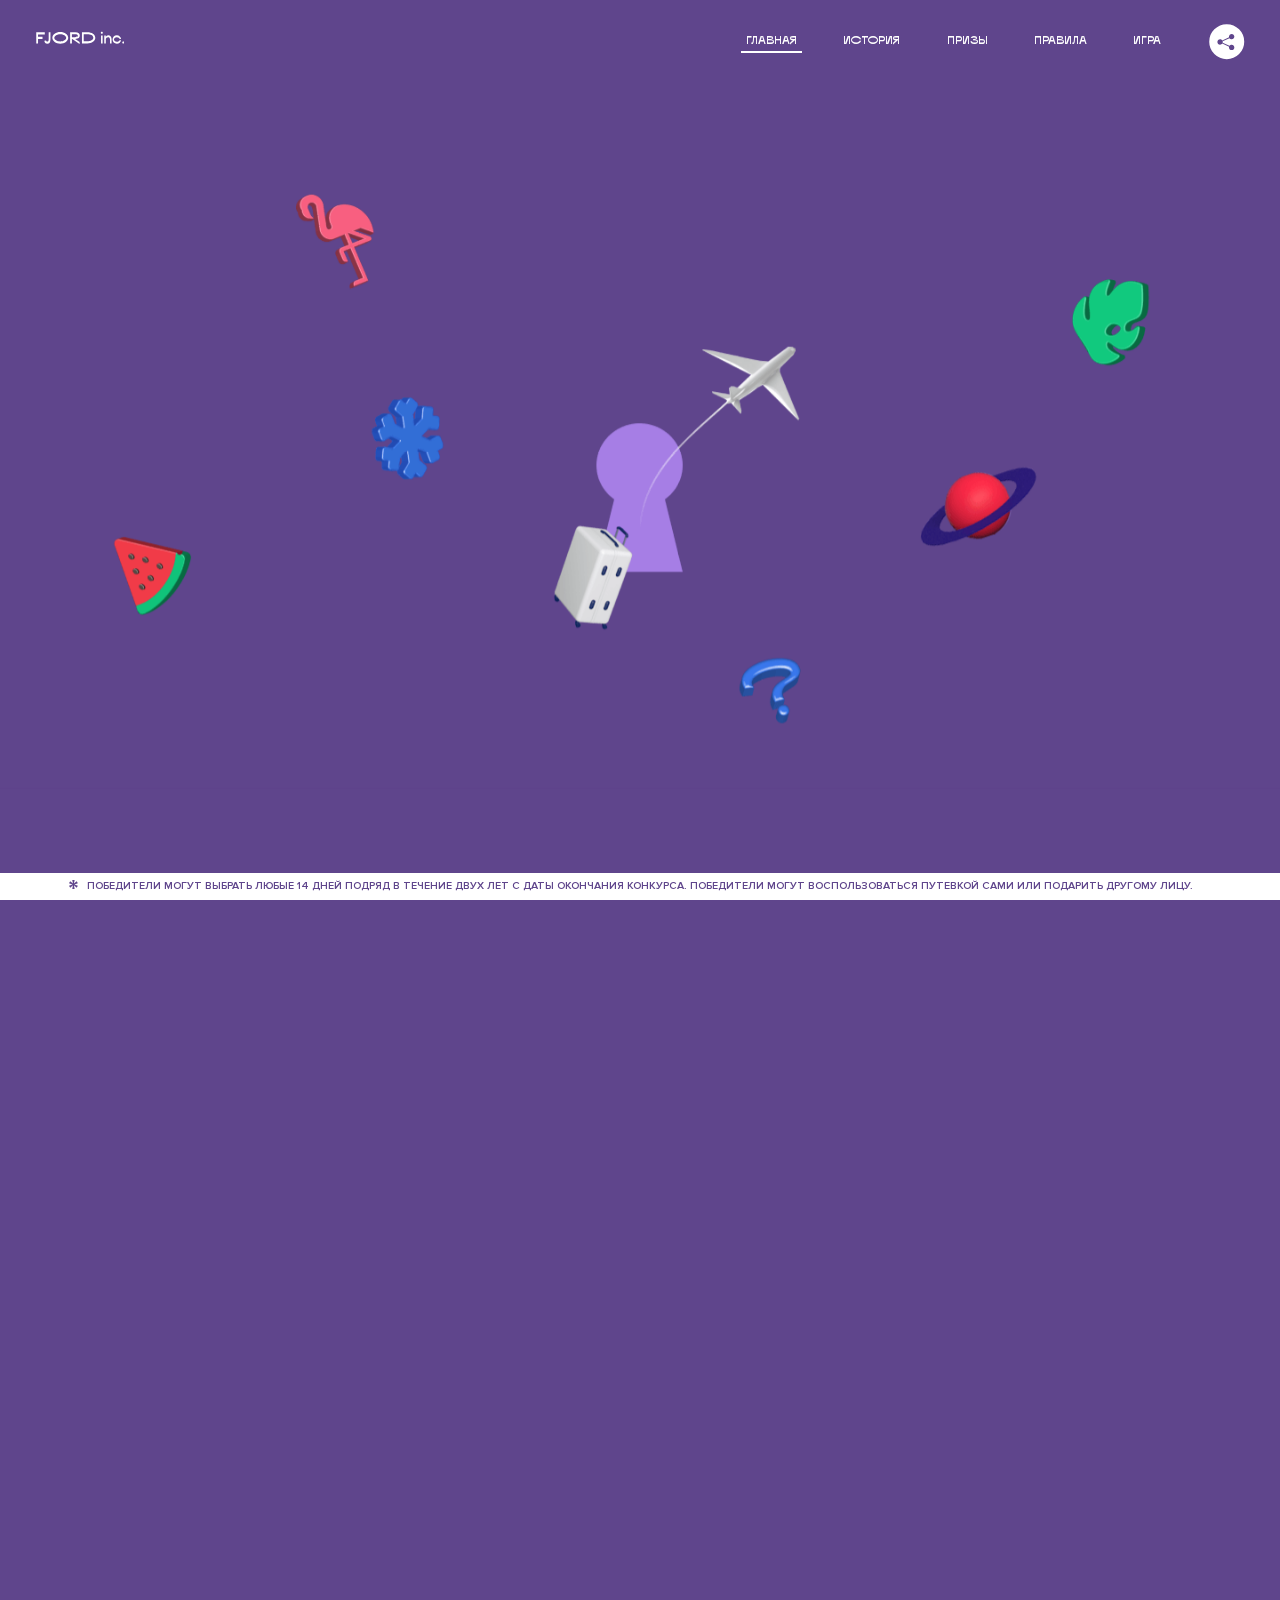
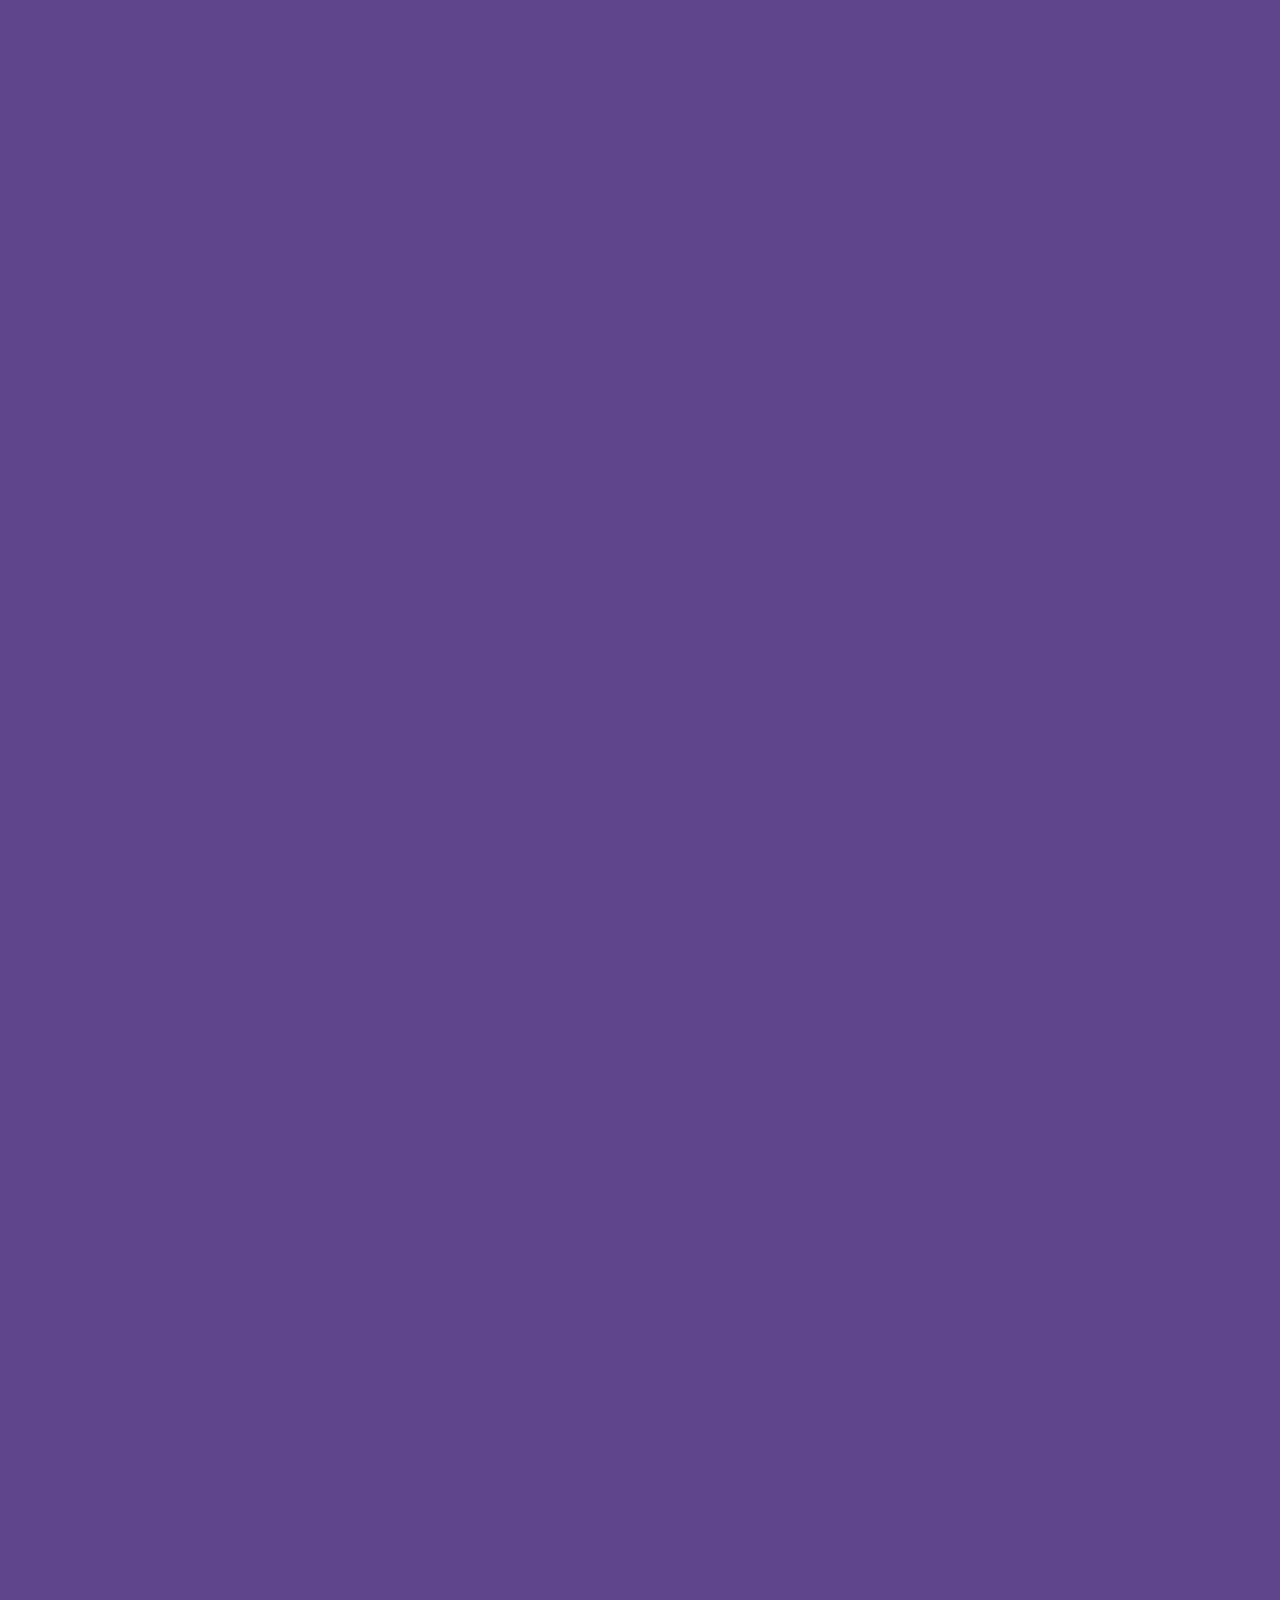
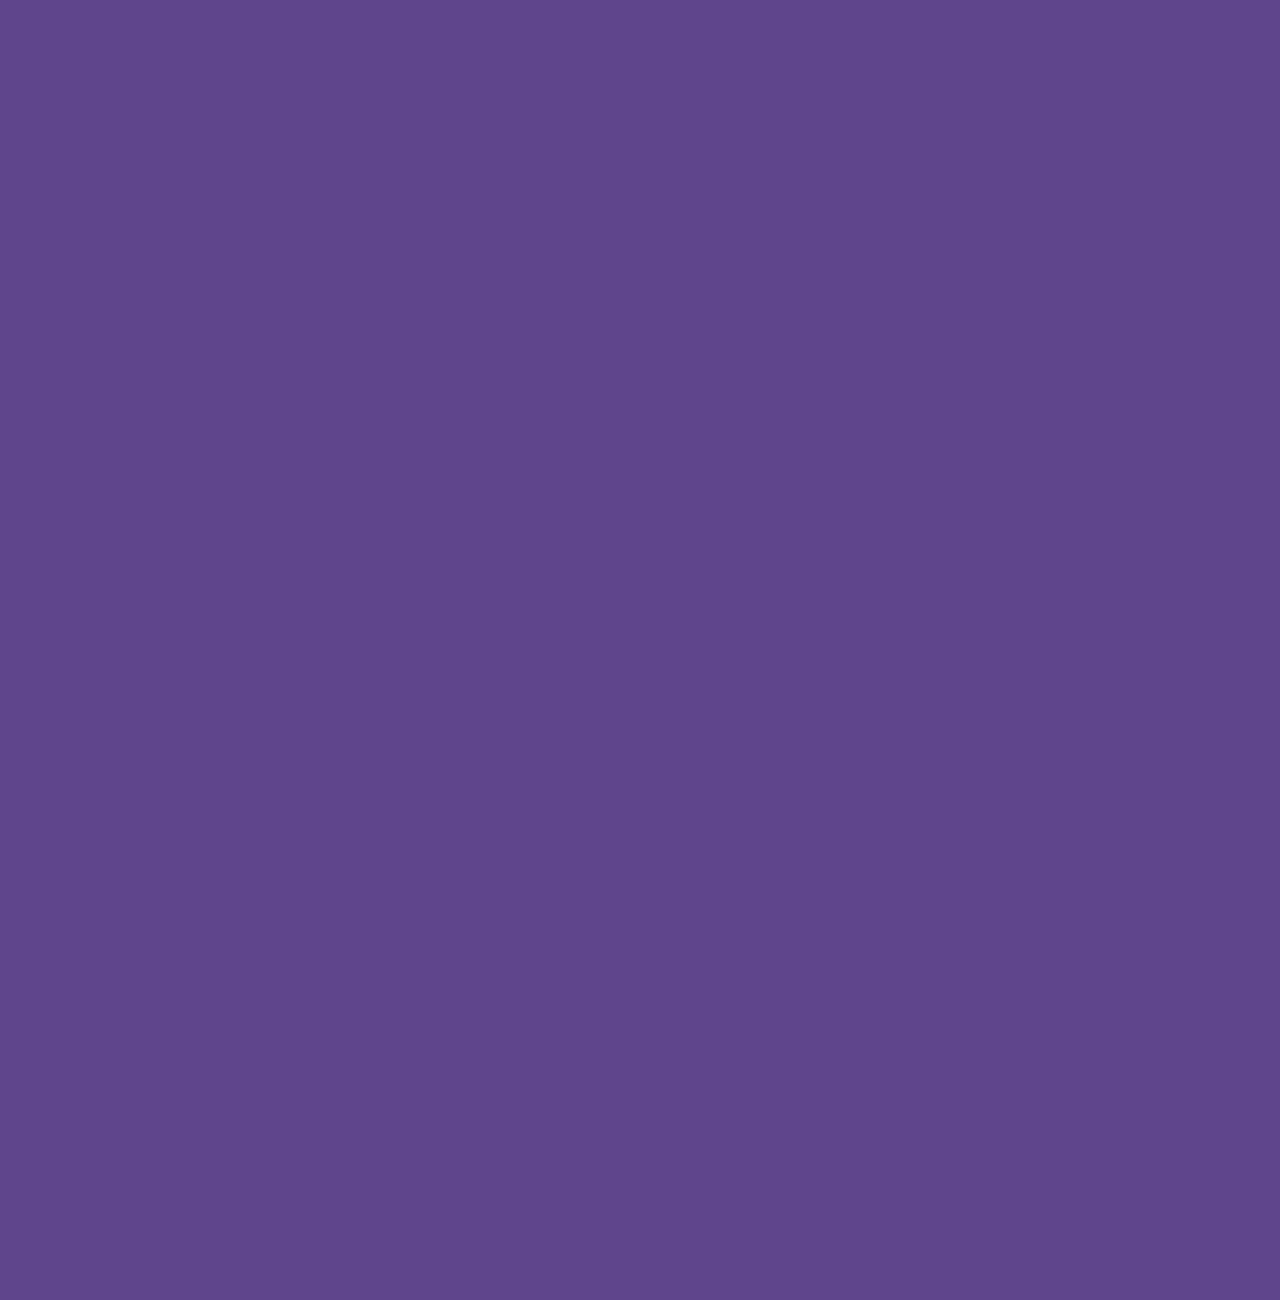
<file: 6/index.html>
<!DOCTYPE html>
<html lang="ru">
<head>
  <meta charset="UTF-8">
  <meta name="description" content="">
  <meta name="viewport" content="width=device-width, initial-scale=1.0">
  <meta http-equiv="X-UA-Compatible" content="ie=edge">
  <title>Mysterious Vacation</title>
  <link rel="stylesheet" href="css/style.min.css">
<link href="css/style.min.css" rel="stylesheet">  <base href="https://htmlacademy-animation.github.io/472965-magic-vacation-1/6/">
</head>
<body>

  <header class="page-header js-header">
    <div class="page-header__wrapper">
      <a href="#" class="page-header__logo" aria-label="Перейти на страницу FJORD.Inc">
        <svg width="100" height="15" viewBox="0 0 100 15" fill="none" xmlns="http://www.w3.org/2000/svg">
          <path d="M0.26 1.4V14H2.276V8.906H7.334V6.44H2.276V3.848H9.872V1.4H0.26ZM12.733 14.36C15.127 14.36 16.243 12.65 16.243 9.5V1.4H14.263V8.96C14.263 11.21 13.723 11.876 12.733 11.876C11.833 11.876 11.473 11.3 11.347 10.58L9.36702 10.94C9.63702 13.046 10.663 14.36 12.733 14.36ZM18.3918 7.7C18.3918 11.372 22.3878 14.36 27.3198 14.36C32.2518 14.36 36.2478 11.372 36.2478 7.7C36.2478 4.028 32.2518 1.04 27.3198 1.04C22.3878 1.04 18.3918 4.028 18.3918 7.7ZM20.6058 7.7C20.6058 5.378 23.6118 3.524 27.3198 3.524C30.9918 3.524 33.9798 5.378 33.9798 7.7C33.9798 10.004 30.9918 11.858 27.3198 11.858C23.6118 11.858 20.6058 10.004 20.6058 7.7ZM40.403 14V8.906H40.799L49.079 14.702V12.38L44.039 8.906H44.201C47.999 8.906 49.277 7.304 49.277 5.162C49.277 3.092 47.999 1.4 44.201 1.4H38.387V14H40.403ZM43.535 3.722C45.785 3.722 47.045 4.136 47.045 5.432C47.045 6.764 45.785 7.034 43.535 7.034H40.403V3.722H43.535ZM51.6936 1.382V14H57.8676C62.7456 14 66.7236 11.534 66.7236 7.7C66.7236 3.848 62.7456 1.382 57.8676 1.382H51.6936ZM53.7096 11.624V3.722H57.5436C61.5396 3.722 64.4916 5.018 64.4916 7.7C64.4916 10.238 61.5396 11.624 57.5436 11.624H53.7096ZM73.1832 14.018H74.9832V5H73.1832V14.018ZM72.9132 1.976C72.9132 2.57 73.3992 3.092 74.0832 3.092C74.7492 3.092 75.2352 2.57 75.2352 1.976C75.2352 1.382 74.7672 0.805999 74.0832 0.805999C73.3812 0.805999 72.9132 1.382 72.9132 1.976ZM76.7867 14H78.5687V9.104C78.7487 8.006 79.5947 6.962 81.0887 6.962C82.1147 6.962 83.2667 7.448 83.2667 9.554V14H85.0487V9.014C85.0487 6.152 83.2307 4.73 81.3587 4.73C79.9187 4.73 79.0727 5.558 78.5687 6.854V5H76.7867V14ZM90.9898 14.27C93.5098 14.27 95.3818 12.506 95.7238 10.328H94.0498C93.7258 11.3 92.6998 12.02 90.9898 12.02C88.8478 12.02 87.7678 10.922 87.7678 9.59C87.7678 8.24 88.8478 6.962 90.9898 6.962C92.7538 6.962 93.7978 7.844 94.0858 8.924H95.7418C95.4358 6.71 93.6178 4.73 90.9898 4.73C88.0918 4.73 86.1298 7.124 86.1298 9.59C86.1298 12.074 88.1278 14.27 90.9898 14.27ZM97.0693 12.938C97.0693 13.658 97.5553 14.144 98.2753 14.144C98.9953 14.144 99.4813 13.658 99.4813 12.938C99.4813 12.2 98.9953 11.714 98.2753 11.714C97.5553 11.714 97.0693 12.2 97.0693 12.938Z" fill="currentColor"></path>
        </svg>
      </a>
      <button class="page-header__toggler js-menu-toggler" type="button" aria-label="Управление мобильным меню"><span>Меню</span></button>
      <nav class="page-header__nav">
        <div class="page-header__menu js-menu" id="menu">
          <ul>
            <li>
              <a class="js-menu-link" href="#top" data-href="top">главная</a>
            </li>
            <li>
              <a class="js-menu-link" href="#story" data-href="story">история</a>
            </li>
            <li>
              <a class="js-menu-link" href="#prizes" data-href="prizes">призы</a>
            </li>
            <li>
              <a class="js-menu-link" href="#rules" data-href="rules">правила</a>
            </li>
            <li>
              <a class="js-menu-link" href="#game" data-href="game">игра</a>
            </li>
          </ul>
        </div>
        <div class="page-header__social">
          <div class="social-block js-social-block">
            <button class="social-block__toggler" aria-label="Управлять блоком с социальными кнопками">
              <svg width="26" height="22" viewBox="0 0 27 22" fill="none" xmlns="http://www.w3.org/2000/svg">
                <path d="M19.6721 7.43664C21.6273 7.43664 23.213 5.85095 23.213 3.89566C23.213 1.94037 21.6273 0.354675 19.6721 0.354675C17.7168 0.354675 16.1311 1.94037 16.1311 3.89566C16.1311 4.19968 16.1728 4.49178 16.2458 4.77345L7.21751 8.95527C6.57519 8.05214 5.52303 7.46049 4.33078 7.46049C2.37549 7.46049 0.789795 9.04618 0.789795 11.0015C0.789795 12.9568 2.37549 14.5425 4.33078 14.5425C5.52303 14.5425 6.57668 13.9508 7.21751 13.0477L16.2458 17.2295C16.1743 17.5112 16.1311 17.8033 16.1311 18.1073C16.1311 20.0626 17.7168 21.6483 19.6721 21.6483C21.6273 21.6483 23.213 20.0626 23.213 18.1073C23.213 16.152 21.6273 14.5663 19.6721 14.5663C18.4798 14.5663 17.4262 15.158 16.7853 16.0611L7.75701 11.8793C7.82854 11.5976 7.87176 11.3055 7.87176 11.0015C7.87176 10.6974 7.83003 10.4053 7.75701 10.1237L16.7853 5.94186C17.4262 6.84499 18.4783 7.43664 19.6721 7.43664Z" fill="currentColor"></path>
              </svg>
            </button>
            <ul class="social-block__list">
              <li>
                <a class="social-block__link social-block__link--fb" href="#" aria-label="Мы на Facebook">
                  <svg width="8" height="17" viewBox="0 0 8 17" fill="none" xmlns="http://www.w3.org/2000/svg">
                    <path d="M4.24646 16.9899H1.09275L1.05793 8.49828H0V5.30707H1.05793V3.81124C1.05793 1.42084 2.57654 0 5.21735 0H7.41758V3.18585H5.30841C4.28262 3.18585 4.2478 3.48582 4.2478 4.24914V5.30707H7.42964L7.16716 8.49828H4.2478V16.9899H4.24646Z" fill="currentColor"></path>
                  </svg>
                </a>
              </li>
              <li>
                <a class="social-block__link social-block__link--insta" href="#" aria-label="Мы в Instagram">
                  <svg width="15" height="15" viewBox="0 0 15 15" fill="none" xmlns="http://www.w3.org/2000/svg">
                    <path d="M11.0197 0H4.19806C2.14246 0 0.471191 1.66993 0.471191 3.72285V10.5499C0.471191 12.6082 2.14112 14.2727 4.19806 14.2727H11.0197C13.0753 14.2727 14.7466 12.6082 14.7466 10.5499V3.72285C14.7466 1.67127 13.0753 0 11.0197 0ZM11.0197 12.4849H4.19806C3.13076 12.4849 2.26432 11.6158 2.26432 10.5512V3.72419C2.26432 2.65956 3.13076 1.79715 4.19806 1.79715H11.0197C12.087 1.79715 12.9535 2.6609 12.9535 3.72419V10.5512C12.9535 11.6145 12.087 12.4849 11.0197 12.4849Z" fill="currentColor"></path>
                    <path d="M7.60887 3.11084C5.38989 3.11084 3.58203 4.9187 3.58203 7.14036C3.58203 9.35532 5.38989 11.1645 7.60887 11.1645C9.83053 11.1645 11.6357 9.35666 11.6357 7.14036C11.6357 4.9187 9.83053 3.11084 7.60887 3.11084ZM7.60887 9.36871C6.37551 9.36871 5.37784 8.37372 5.37784 7.14036C5.37784 5.90699 6.37551 4.90665 7.60887 4.90665C8.83822 4.90665 9.84259 5.90833 9.84259 7.14036C9.84392 8.37238 8.83822 9.36871 7.60887 9.36871Z" fill="currentColor"></path>
                    <path d="M11.3573 2.35962C10.8256 2.35962 10.3931 2.79752 10.3931 3.32381C10.3931 3.85546 10.8256 4.29336 11.3573 4.29336C11.8862 4.29336 12.3215 3.85546 12.3215 3.32381C12.3215 2.79752 11.8862 2.35962 11.3573 2.35962Z" fill="currentColor"></path>
                  </svg>
                </a>
              </li>
              <li>
                <a class="social-block__link social-block__link--vk" href="#" aria-label="Мы ВКонтакте">
                  <svg width="17" height="10" viewBox="0 0 17 10" fill="none" xmlns="http://www.w3.org/2000/svg">
                    <path d="M14.1234 4.9002C14.1234 4.9002 16.3623 1.72708 16.5866 0.680242C16.6595 0.312285 16.4947 0.103188 16.1069 0.103188C16.1069 0.103188 14.8193 0.103188 14.168 0.103188C13.7235 0.103188 13.5587 0.293278 13.4235 0.579768C13.4235 0.579768 12.3724 2.82553 11.0969 4.24712C10.6861 4.70333 10.4781 4.84318 10.2511 4.84318C10.0646 4.84318 9.98625 4.6911 9.98625 4.27834V0.649016C9.98625 0.147997 9.92545 0.00135496 9.5066 0.00135496H6.39628C6.15578 0.00135496 6.0085 0.134417 6.0085 0.324506C6.0085 0.801084 6.73406 0.908351 6.73406 2.20231V4.87305C6.73406 5.40529 6.70569 5.61575 6.45303 5.61575C5.78016 5.61575 4.19528 3.30618 3.30623 0.678887C3.12923 0.145282 2.93737 0 2.43475 0H0.486409C0.205373 0 0 0.190085 0 0.476576C0 0.991172 0.60666 3.40801 2.99277 6.64358C4.59927 8.8201 6.70569 10 8.60269 10C9.76196 10 10.0416 9.80312 10.0416 9.31432V7.63883C10.0416 7.22607 10.2065 7.04956 10.4429 7.04956C10.7078 7.04956 11.1847 7.13238 12.2805 8.22268C13.5843 9.47862 13.6762 10 14.3896 10H16.5676C16.7919 10 17 9.89273 17 9.52342C17 9.02919 16.3623 8.15343 15.384 7.10659C14.9801 6.56755 14.3302 5.98914 14.1248 5.72301C13.8275 5.40801 13.9154 5.23014 14.1234 4.9002Z" fill="currentColor"></path>
                  </svg>
                </a>
              </li>
            </ul>
          </div>
        </div>
      </nav>
    </div>
  </header>

  <main class="page-content">
    <section class="animation-screen"></section>

    <section class="screen screen--hidden screen--intro js-scrollspy" id="top">
      <div class="screen__wrapper">
        <div class="intro">
          <h1 class="intro__title">Таинственный отпуск</h1>
          <div class="intro__content">
            <div class="intro__info">
              <p class="intro__label">Даты проведения конкурса:</p>
              <p class="intro__date">01 — 31.05 / 2020</p>
            </div>
            <div class="intro__message">
              <p>
                Отгадай первым место назначения и&nbsp;отправься в&nbsp;путешествие в&nbsp;любое время или получи один из многочисленных призов
                <svg width="16" height="16" viewBox="0 0 10 10" fill="none" xmlns="http://www.w3.org/2000/svg">
                  <path d="M0 6.35337L3.90271 4.99012L0 3.64663L1.34615 1.32374L4.44287 4.01073L3.67364 0H6.34615L5.57692 4.01073L8.65385 1.32374L10 3.64663L6.13405 4.99012L10 6.35337L8.65385 8.65651L5.57692 5.98927L6.34615 10H3.67364L4.44287 5.96952L1.34615 8.65651L0 6.35337Z" fill="currentColor"></path>
                </svg>
              </p>
            </div>
          </div>
        </div>
      </div>
      <div class="screen__footer js-footer">
        <button class="screen__footer-enlarge js-footer-toggler" type="button" aria-label="Показать сообщение">
          <svg width="10" height="10" viewBox="0 0 10 10" fill="none" xmlns="http://www.w3.org/2000/svg">
            <path d="M0 6.35337L3.90271 4.99012L0 3.64663L1.34615 1.32374L4.44287 4.01073L3.67364 0H6.34615L5.57692 4.01073L8.65385 1.32374L10 3.64663L6.13405 4.99012L10 6.35337L8.65385 8.65651L5.57692 5.98927L6.34615 10H3.67364L4.44287 5.96952L1.34615 8.65651L0 6.35337Z" fill="currentColor"></path>
          </svg>
        </button>
        <button class="screen__footer-collapse js-footer-toggler" type="button" aria-label="Скрыть сообщение">
          <svg width="13" height="13" viewBox="0 0 13 13" fill="none" xmlns="http://www.w3.org/2000/svg">
            <line x1="12.3536" y1="0.353553" x2="0.738349" y2="11.9688" stroke="currentColor"></line>
            <line x1="0.738319" y1="0.539925" x2="12.3535" y2="12.1551" stroke="currentColor"></line>
          </svg>
        </button>
        <div class="screen__footer-wrapper">
          <div class="screen__footer-announce">
            <p class="screen__footer-label">Даты проведения конкурса:</p>
            <p class="screen__footer-date">01 — 31.05 / 2020</p>
          </div>
          <div class="screen__footer-note">
            <p>
              <svg width="10" height="10" viewBox="0 0 10 10" fill="none" xmlns="http://www.w3.org/2000/svg">
                <path d="M0 6.35337L3.90271 4.99012L0 3.64663L1.34615 1.32374L4.44287 4.01073L3.67364 0H6.34615L5.57692 4.01073L8.65385 1.32374L10 3.64663L6.13405 4.99012L10 6.35337L8.65385 8.65651L5.57692 5.98927L6.34615 10H3.67364L4.44287 5.96952L1.34615 8.65651L0 6.35337Z" fill="currentColor"></path>
              </svg>
              <span>Победители могут выбрать любые 14 дней подряд в&nbsp;течение двух лет с&nbsp;даты окончания конкурса. Победители могут воспользоваться путевкой сами или подарить другому лицу.</span>
            </p>
          </div>
        </div>
      </div>
    </section>

    <section class="screen screen--hidden screen--story js-scrollspy" id="story">

      <div class="slider swiper-container js-slider">

        <div class="swiper-wrapper">

          <div class="slider__item swiper-slide">
            <h2 class="slider__item-title">История</h2>
            <p class="slider__item-text">Джеймс Таргет был основателем компании &laquo;Fjord Inc.&raquo;. С&nbsp;1965 года &laquo;Fjord Inc.&raquo; прославилась надёжными и&nbsp;удобными чемоданами и&nbsp;аксессуарами для туристов.</p>
          </div>

          <div class="slider__item swiper-slide">
            <p class="slider__item-text">Когда Джеймсу было 7&nbsp;лет, в&nbsp;их&nbsp;доме гостил дядюшка и&nbsp;развлекал детей рассказами о&nbsp;своей поездке в&nbsp;место, показавшееся малышу Таргету невероятным. Тогда Джеймс решил, что однажды посетит его, но&nbsp;не&nbsp;будет рассказывать о&nbsp;мечте, пока не&nbsp;осуществит.</p>
          </div>

          <div class="slider__item swiper-slide">
            <p class="slider__item-text">Джеймс Таргет стал увлеченным путешественником. Он&nbsp;посетил 5&nbsp;континентов, 126&nbsp;стран.</p>
          </div>

          <div class="slider__item swiper-slide">
            <p class="slider__item-text">Он&nbsp;сплавлялся по&nbsp;Амазонке и&nbsp;погружался в&nbsp;пещеры Франции, медитировал в&nbsp;горах Тибета и&nbsp;пожимал руку вождя племени Акугауа.</p>
          </div>

          <div class="slider__item swiper-slide">
            <p class="slider__item-text">Из&nbsp;своих поездок Джеймс Таргет привозил идеи, как сделать свои чемоданы &laquo;Fjord Inc.&raquo; удобными и&nbsp;приспособленными к&nbsp;разным дорожным условиям.</p>
          </div>

          <div class="slider__item swiper-slide">
            <p class="slider__item-text">Всё это время Джеймс не&nbsp;оставлял идею поездки своей мечты. Однако, как только он&nbsp;брался за&nbsp;планирование, возникали препятствия, не&nbsp;позволяющие отправиться туда.</p>
          </div>

          <div class="slider__item swiper-slide">
            <p class="slider__item-text">В&nbsp;возрасте 67&nbsp;лет Джеймс Таргет попал под лавину и&nbsp;погиб. В&nbsp;своём завещании он&nbsp;поручил отправить в&nbsp;заветное путешествие трёх смельчаков, единых с&nbsp;ним духом.</p>
          </div>

          <div class="slider__item swiper-slide">
            <p class="slider__item-text">Тех, кто сможет узнать таинственное место, задавая вопросы специально обученному ИИ&nbsp;&laquo;Соне&raquo;, ждет фантастическое путешествие.</p>
          </div>
        </div>
        <div class="slider__controls">
          <button class="slider__control slider__control--prev js-control-prev" type="button" aria-label="Показать предыдущую историю">
            <svg width="12" height="22" viewBox="0 0 12 22" fill="none" xmlns="http://www.w3.org/2000/svg">
              <path d="M11 1L1 11L11 21" stroke="currentColor" stroke-width="2" stroke-linejoin="round"></path>
            </svg>
          </button>
          <button class="slider__control slider__control--next js-control-next" type="button" aria-label="Показать следующую историю">
            <svg width="12" height="22" viewBox="0 0 12 22" fill="none" xmlns="http://www.w3.org/2000/svg">
              <path d="M1 1L11 11L1 21" stroke="currentColor" stroke-width="2" stroke-linejoin="round"></path>
            </svg>
          </button>
        </div>
        <div class="slider__pagination swiper-pagination"></div>
      </div>
    </section>

    <section class="screen screen--hidden screen--prizes js-scrollspy" id="prizes">
      <div class="screen__wrapper">
        <div class="prizes">
          <h2 class="prizes__title">ПРизы</h2>
          <div class="prizes__lead">
            <p>Найди ответ и&nbsp;получи один из&nbsp;призов:</p>
          </div>
          <ul class="prizes__list">
            <li class="prizes__item prizes__item--journeys">
              <div class="prizes__icon">
                <picture>
                  <source srcset="img/prize1-mob.svg" media="(orientation: portrait)">
                  <img src="img/prize1.svg" alt="">
                </picture>
              </div>
              <p class="prizes__desc">
                <b>3</b>
                <span>загадочных путешествия</span>
              </p>
            </li>
            <li class="prizes__item prizes__item--cases">
              <div class="prizes__icon">
                <picture>
                  <source srcset="img/prize2-mob.svg" media="(orientation: portrait)">
                  <img src="img/prize2.svg" alt="">
                </picture>
              </div>
              <p class="prizes__desc">
                <b>7</b>
                <span>надежных чемоданов</span>
              </p>
            </li>
            <li class="prizes__item prizes__item--codes">
              <div class="prizes__icon">
                <picture>
                  <source srcset="img/prize3-mob.svg" media="(orientation: portrait)">
                  <img src="img/prize3.svg" alt="">
                </picture>
              </div>
              <p class="prizes__desc">
                <b>900</b>
                <span>
                  промокодов на&nbsp;скидку 15%
                  <svg width="10" height="10" viewBox="0 0 10 10" fill="none" xmlns="http://www.w3.org/2000/svg">
                    <path d="M0 6.35337L3.90271 4.99012L0 3.64663L1.34615 1.32374L4.44287 4.01073L3.67364 0H6.34615L5.57692 4.01073L8.65385 1.32374L10 3.64663L6.13405 4.99012L10 6.35337L8.65385 8.65651L5.57692 5.98927L6.34615 10H3.67364L4.44287 5.96952L1.34615 8.65651L0 6.35337Z" fill="currentColor"></path>
                  </svg>
                </span>
              </p>
            </li>
          </ul>
        </div>
      </div>
      <div class="screen__footer js-footer">
        <button class="screen__footer-enlarge js-footer-toggler" type="button" aria-label="Показать сообщение">
          <svg width="10" height="10" viewBox="0 0 10 10" fill="none" xmlns="http://www.w3.org/2000/svg">
            <path d="M0 6.35337L3.90271 4.99012L0 3.64663L1.34615 1.32374L4.44287 4.01073L3.67364 0H6.34615L5.57692 4.01073L8.65385 1.32374L10 3.64663L6.13405 4.99012L10 6.35337L8.65385 8.65651L5.57692 5.98927L6.34615 10H3.67364L4.44287 5.96952L1.34615 8.65651L0 6.35337Z" fill="currentColor"></path>
          </svg>
        </button>
        <button class="screen__footer-collapse js-footer-toggler" type="button" aria-label="Скрыть сообщение">
          <svg width="13" height="13" viewBox="0 0 13 13" fill="none" xmlns="http://www.w3.org/2000/svg">
            <line x1="12.3536" y1="0.353553" x2="0.738349" y2="11.9688" stroke="currentColor"></line>
            <line x1="0.738319" y1="0.539925" x2="12.3535" y2="12.1551" stroke="currentColor"></line>
          </svg>
        </button>
        <div class="screen__footer-wrapper">
          <div class="screen__footer-announce">
            <p class="screen__footer-label">Даты проведения конкурса:</p>
            <p class="screen__footer-date">01 — 31.05 / 2020</p>
          </div>
          <div class="screen__footer-note">
            <p>
              <svg width="10" height="10" viewBox="0 0 10 10" fill="none" xmlns="http://www.w3.org/2000/svg">
                <path d="M0 6.35337L3.90271 4.99012L0 3.64663L1.34615 1.32374L4.44287 4.01073L3.67364 0H6.34615L5.57692 4.01073L8.65385 1.32374L10 3.64663L6.13405 4.99012L10 6.35337L8.65385 8.65651L5.57692 5.98927L6.34615 10H3.67364L4.44287 5.96952L1.34615 8.65651L0 6.35337Z" fill="currentColor"></path>
              </svg>
              <span>Скидка&nbsp;15% на&nbsp;единоразовое приобретение путёвки с&nbsp;1&nbsp;июня 2020 по&nbsp;31&nbsp;мая 2022&nbsp;года. Суммируется с&nbsp;другими акциями</span>
            </p>
          </div>
        </div>
      </div>
    </section>

    <section class="screen screen--hidden screen--rules js-scrollspy" id="rules">
      <div class="screen__wrapper">
        <div class="rules">
          <h2 class="rules__title">Правила</h2>
          <div class="rules__lead">
            <p>Для того чтобы получить наследство Джеймса Таргета, тебе нужно выведать у&nbsp;&laquo;Сони&raquo;, куда предстоит отправиться тебе в&nbsp;случае победы</p>
          </div>
          <ol class="rules__list">
            <li class="rules__item">
              <p>Тебе отводится <br>5&nbsp;минут</p>
            </li>
            <li class="rules__item">
              <p>Задавай любые вопросы в&nbsp;текстовом поле</p>
            </li>
            <li class="rules__item">
              <p>Нажимай кнопку &laquo;Узнать&raquo;, чтобы получить ответ</p>
            </li>
            <li class="rules__item">
              <p>&laquo;Соня&raquo; может отвечать только&nbsp;Да или Нет</p>
            </li>
          </ol>
          <a href="#game" class="rules__link btn">Погнали!</a>
        </div>
      </div>
      <div class="screen__disclaimer">
        <div class="disclaimer">
          <ul>
            <li>
              <a href="#">Правовая информация</a>
            </li>
            <li>
              <a href="#">Подробные правила</a>
            </li>
          </ul>
        </div>
      </div>
    </section>

    <section class="screen screen--hidden screen--game js-scrollspy" id="game">
      <div class="screen__wrapper">
        <div class="game">
          <div class="game__header">
            <h2 class="game__title">Игра</h2>
            <div class="game__counter">
              <span>05</span>:<span>00</span>
            </div>
          </div>
          <div class="game__body">
            <div class="chat">
              <div class="chat__body js-chat">
                <ul class="chat__list" id="messages"></ul>
              </div>
              <div class="chat__footer">
                <form action="#" method="post" class="form" id="message-form">
                  <label for="message-field" class="visually-hidden">Поле для ввода вопроса</label>
                  <input type="text" class="form__field" id="message-field">
                  <button class="form__button btn">
                    Узнать
                    <svg width="18" height="19" viewBox="0 0 18 19" fill="none" xmlns="http://www.w3.org/2000/svg">
                      <path stroke="currentColor" stroke-width="2" d="M9 19V1"></path>
                      <path d="M1 9l8-8 8 8" stroke="currentColor" stroke-width="2" stroke-linejoin="round"></path>
                    </svg>
                  </button>
                </form>
              </div>
            </div>
          </div>
          <!-- временные кнопки для показа результата -->
          <div class="game__buttons">
            <button class="game__button btn js-show-result" type="button" data-target="result">Положительный результат</button>
            <button class="game__button btn js-show-result" type="button" data-target="result2">Положительный результат - 2</button>
            <button class="game__button btn js-show-result" type="button" data-target="result3">Отрицательный результат</button>
          </div>
        </div>
      </div>
    </section>

    <section class="screen screen--hidden screen--result" id="result">
      <div class="screen__wrapper">
        <div class="result result--trip">
          <div class="result__image">
            <picture>
              <source srcset="img/result1-mob.png 1x, img/result1-mob@2x.png 2x" media="(max-width: 768px) and (orientation: portrait)">
              <img src="img/result1.png" srcset="img/result1@2x.png 2x" alt="">
            </picture>
          </div>
          <h2 class="result__title">
            <span class="visually-hidden">ПОбеда!</span>
            <svg xmlns="http://www.w3.org/2000/svg" viewBox="0 0 568.85 109.24">
              <path d="M16,24.44V92H2.6V8H75V92H61.52V24.44H16Z" transform="translate(-2.1 -1.5)" fill="none" stroke="currentColor"></path>
              <path d="M148.76,5.6c32.88,0,59.52,19.92,59.52,44.4s-26.64,44.4-59.52,44.4S89.24,74.48,89.24,50,115.88,5.6,148.76,5.6Zm0,72.12c24.48,0,44.4-12.36,44.4-27.72s-19.92-27.84-44.4-27.84C124,22.16,104,34.52,104,50S124,77.72,148.76,77.72Z" transform="translate(-2.1 -1.5)" fill="none" stroke="currentColor"></path>
              <path d="M287.36,8V24.44H236v14.4h25.32c25.44,0,34,11.16,34,26.52,0,15.6-8.52,26.64-34,26.64H222.56V8h64.8ZM256.88,76.52c15.12,0,23.52-2,23.52-11.52S272,54.44,256.88,54.44H236V76.52h20.88Z" transform="translate(-2.1 -1.5)" fill="none" stroke="currentColor"></path>
              <path d="M371.47,8V24.44H320.84V41.6h33.6V58h-33.6V75.56h50.64V92H307.4V8h64.08Z" transform="translate(-2.1 -1.5)" fill="none" stroke="currentColor"></path>
              <path d="M382.39,110.24V75.56h7.44c4.56-4.68,7.8-18.36,8.76-56L399,8h48.6V75.56h10v34.68H442.87V92H397v18.24H382.39Zm51.72-34.68V24.44H411.55v3.12c-0.48,22.44-3.24,37.68-7.2,48h29.76Z" transform="translate(-2.1 -1.5)" fill="none" stroke="currentColor"></path>
              <path d="M463.75,92l28-84h27.12l28.08,84H533.47l-7.8-23.52h-37.8L480.07,92H463.75Zm56.64-40L507,11.84,493.51,52h26.88Z" transform="translate(-2.1 -1.5)" fill="none" stroke="currentColor"></path>
              <path d="M554.12,70.4L555.55,2H569l1.44,68.4H554.12Zm8.28,6.36c4.8,0,8,3.24,8,8.16a8,8,0,1,1-16.08,0C554.35,80,557.59,76.76,562.39,76.76Z" transform="translate(-2.1 -1.5)" fill="none" stroke="currentColor"></path>
            </svg>
          </h2>
          <div class="result__text">
            <p>ты&nbsp;отправляешься в&nbsp;Арктику!</p>
          </div>
          <div class="result__form">
            <form action="#" method="post" class="form form--result">
              <label for="email-field" class="form__label">зарегистрируй результат</label>
              <input type="email" class="form__field" id="email-field" placeholder="e-mail для регистации результата и получения приза" required="">
              <button class="form__button btn">
                отправить
                <svg width="18" height="19" viewBox="0 0 18 19" fill="none" xmlns="http://www.w3.org/2000/svg">
                  <path stroke="currentColor" stroke-width="2" d="M9 19V1"></path>
                  <path d="M1 9l8-8 8 8" stroke="currentColor" stroke-width="2" stroke-linejoin="round"></path>
                </svg>
              </button>
            </form>
          </div>
        </div>
      </div>
    </section>

    <section class="screen screen--hidden screen--result" id="result2">
      <div class="screen__wrapper">
        <div class="result result--prize">
          <div class="result__image">
            <picture>
              <source srcset="img/result2-mob.png 1x, img/result2-mob@2x.png 2x" media="(max-width: 768px) and (orientation: portrait)">
              <img src="img/result2.png" srcset="img/result2@2x.png 2x" alt="">
            </picture>
          </div>
          <h2 class="result__title">
            <span class="visually-hidden">ПОбеда!</span>
            <svg xmlns="http://www.w3.org/2000/svg" viewBox="0 0 568.85 109.24">
              <path d="M16,24.44V92H2.6V8H75V92H61.52V24.44H16Z" transform="translate(-2.1 -1.5)" fill="none" stroke="currentColor"></path>
              <path d="M148.76,5.6c32.88,0,59.52,19.92,59.52,44.4s-26.64,44.4-59.52,44.4S89.24,74.48,89.24,50,115.88,5.6,148.76,5.6Zm0,72.12c24.48,0,44.4-12.36,44.4-27.72s-19.92-27.84-44.4-27.84C124,22.16,104,34.52,104,50S124,77.72,148.76,77.72Z" transform="translate(-2.1 -1.5)" fill="none" stroke="currentColor"></path>
              <path d="M287.36,8V24.44H236v14.4h25.32c25.44,0,34,11.16,34,26.52,0,15.6-8.52,26.64-34,26.64H222.56V8h64.8ZM256.88,76.52c15.12,0,23.52-2,23.52-11.52S272,54.44,256.88,54.44H236V76.52h20.88Z" transform="translate(-2.1 -1.5)" fill="none" stroke="currentColor"></path>
              <path d="M371.47,8V24.44H320.84V41.6h33.6V58h-33.6V75.56h50.64V92H307.4V8h64.08Z" transform="translate(-2.1 -1.5)" fill="none" stroke="currentColor"></path>
              <path d="M382.39,110.24V75.56h7.44c4.56-4.68,7.8-18.36,8.76-56L399,8h48.6V75.56h10v34.68H442.87V92H397v18.24H382.39Zm51.72-34.68V24.44H411.55v3.12c-0.48,22.44-3.24,37.68-7.2,48h29.76Z" transform="translate(-2.1 -1.5)" fill="none" stroke="currentColor"></path>
              <path d="M463.75,92l28-84h27.12l28.08,84H533.47l-7.8-23.52h-37.8L480.07,92H463.75Zm56.64-40L507,11.84,493.51,52h26.88Z" transform="translate(-2.1 -1.5)" fill="none" stroke="currentColor"></path>
              <path d="M554.12,70.4L555.55,2H569l1.44,68.4H554.12Zm8.28,6.36c4.8,0,8,3.24,8,8.16a8,8,0,1,1-16.08,0C554.35,80,557.59,76.76,562.39,76.76Z" transform="translate(-2.1 -1.5)" fill="none" stroke="currentColor"></path>
            </svg>
          </h2>
          <div class="result__text">
            <p>чемодан &laquo;Fjord&nbsp;Inc.&raquo;&nbsp;твой</p>
          </div>
          <div class="result__form">
            <form action="#" method="post" class="form form--result">
              <label for="email-field2" class="form__label">зарегистрируй результат</label>
              <input type="email" class="form__field" id="email-field2" placeholder="e-mail для регистации результата и получения приза" required="">
              <button class="form__button btn">
                отправить
                <svg width="18" height="19" viewBox="0 0 18 19" fill="none" xmlns="http://www.w3.org/2000/svg">
                  <path stroke="currentColor" stroke-width="2" d="M9 19V1"></path>
                  <path d="M1 9l8-8 8 8" stroke="currentColor" stroke-width="2" stroke-linejoin="round"></path>
                </svg>
              </button>
            </form>
          </div>
        </div>
      </div>
    </section>

    <section class="screen screen--hidden screen--result" id="result3">
      <div class="screen__wrapper">
        <div class="result result--negative">
          <div class="result__image">
            <picture>
              <source srcset="img/result3-mob.png 1x, img/result3-mob@2x.png 2x" media="(max-width: 768px) and (orientation: portrait)">
              <img src="img/result3.png" srcset="img/result3@2x.png 2x" alt="">
            </picture>
          </div>
          <h2 class="result__title">
            <span class="visually-hidden">Не угадал!</span>
            <svg xmlns="http://www.w3.org/2000/svg" viewBox="0 0 660.77 109.24">
              <path d="M2.66,92V8H16.1V42.2H53.3V8H66.74V92H53.3V58.64H16.1V92H2.66Z" transform="translate(-2.16 -1.5)" fill="none" stroke="currentColor"></path>
              <path d="M147.62,8V24.44H97V41.6h33.6V58H97V75.56h50.64V92H83.54V8h64.08Z" transform="translate(-2.16 -1.5)" fill="none" stroke="currentColor"></path>
              <path d="M199.22,8l20.52,42.36L235.34,8h16.44l-31,84H204.38l9.48-25.92L185.78,8h13.44Z" transform="translate(-2.16 -1.5)" fill="none" stroke="currentColor"></path>
              <path d="M273.74,24.44V92H260.3V8h50.16V24.44H273.74Z" transform="translate(-2.16 -1.5)" fill="none" stroke="currentColor"></path>
              <path d="M307.1,92l28-84h27.12l28.08,84H376.82L369,68.48h-37.8L323.42,92H307.1Zm56.64-40L350.3,11.84,336.86,52h26.88Z" transform="translate(-2.16 -1.5)" fill="none" stroke="currentColor"></path>
              <path d="M396.38,110.24V75.56h7.44c4.56-4.68,7.8-18.36,8.76-56L412.94,8h48.6V75.56h10v34.68H456.86V92H411v18.24H396.38ZM448.1,75.56V24.44H425.54v3.12c-0.48,22.44-3.24,37.68-7.2,48H448.1Z" transform="translate(-2.16 -1.5)" fill="none" stroke="currentColor"></path>
              <path d="M477.74,92l28-84h27.12L560.9,92H547.46l-7.8-23.52h-37.8L494.06,92H477.74Zm56.64-40-13.44-40.2L507.5,52h26.88Z" transform="translate(-2.16 -1.5)" fill="none" stroke="currentColor"></path>
              <path d="M568.7,76.88a13.77,13.77,0,0,0,5,1c6.6,0,10.44-6.24,12-58.32L586.22,8h46.2V92H619V24.44H598.82l-0.12,3.12C597.14,81,589,94.4,573.74,94.4a28.55,28.55,0,0,1-6.72-.84Z" transform="translate(-2.16 -1.5)" fill="none" stroke="currentColor"></path>
              <path d="M646.1,70.4L647.54,2H661l1.44,68.4H646.1Zm8.28,6.36c4.8,0,8,3.24,8,8.16a8,8,0,0,1-16.08,0C646.34,80,649.58,76.76,654.38,76.76Z" transform="translate(-2.16 -1.5)" fill="none" stroke="currentColor"></path>
            </svg>
          </h2>
          <button class="result__button js-play" type="button">
            не сдавайся!
            <span>
              <svg width="27" height="22" viewBox="0 0 27 22" fill="none" xmlns="http://www.w3.org/2000/svg">
                <path d="M10.6899 1.47998C5.42992 1.47998 1.16992 5.73998 1.16992 11C1.16992 16.26 5.42992 20.52 10.6899 20.52C15.9499 20.52 20.2099 16.26 20.2099 11V7.13998" stroke="currentColor" stroke-width="2" stroke-miterlimit="10"></path>
                <path d="M15.1099 12.5099L20.1499 7.13989L25.3099 12.6299" stroke="currentColor" stroke-width="2" stroke-miterlimit="10" stroke-linejoin="round"></path>
              </svg>
            </span>
          </button>
        </div>
      </div>
    </section>
    <div class="full-color-bg"></div>
  </main>

<script src="js/script.js"></script></body>
</html>
</file>
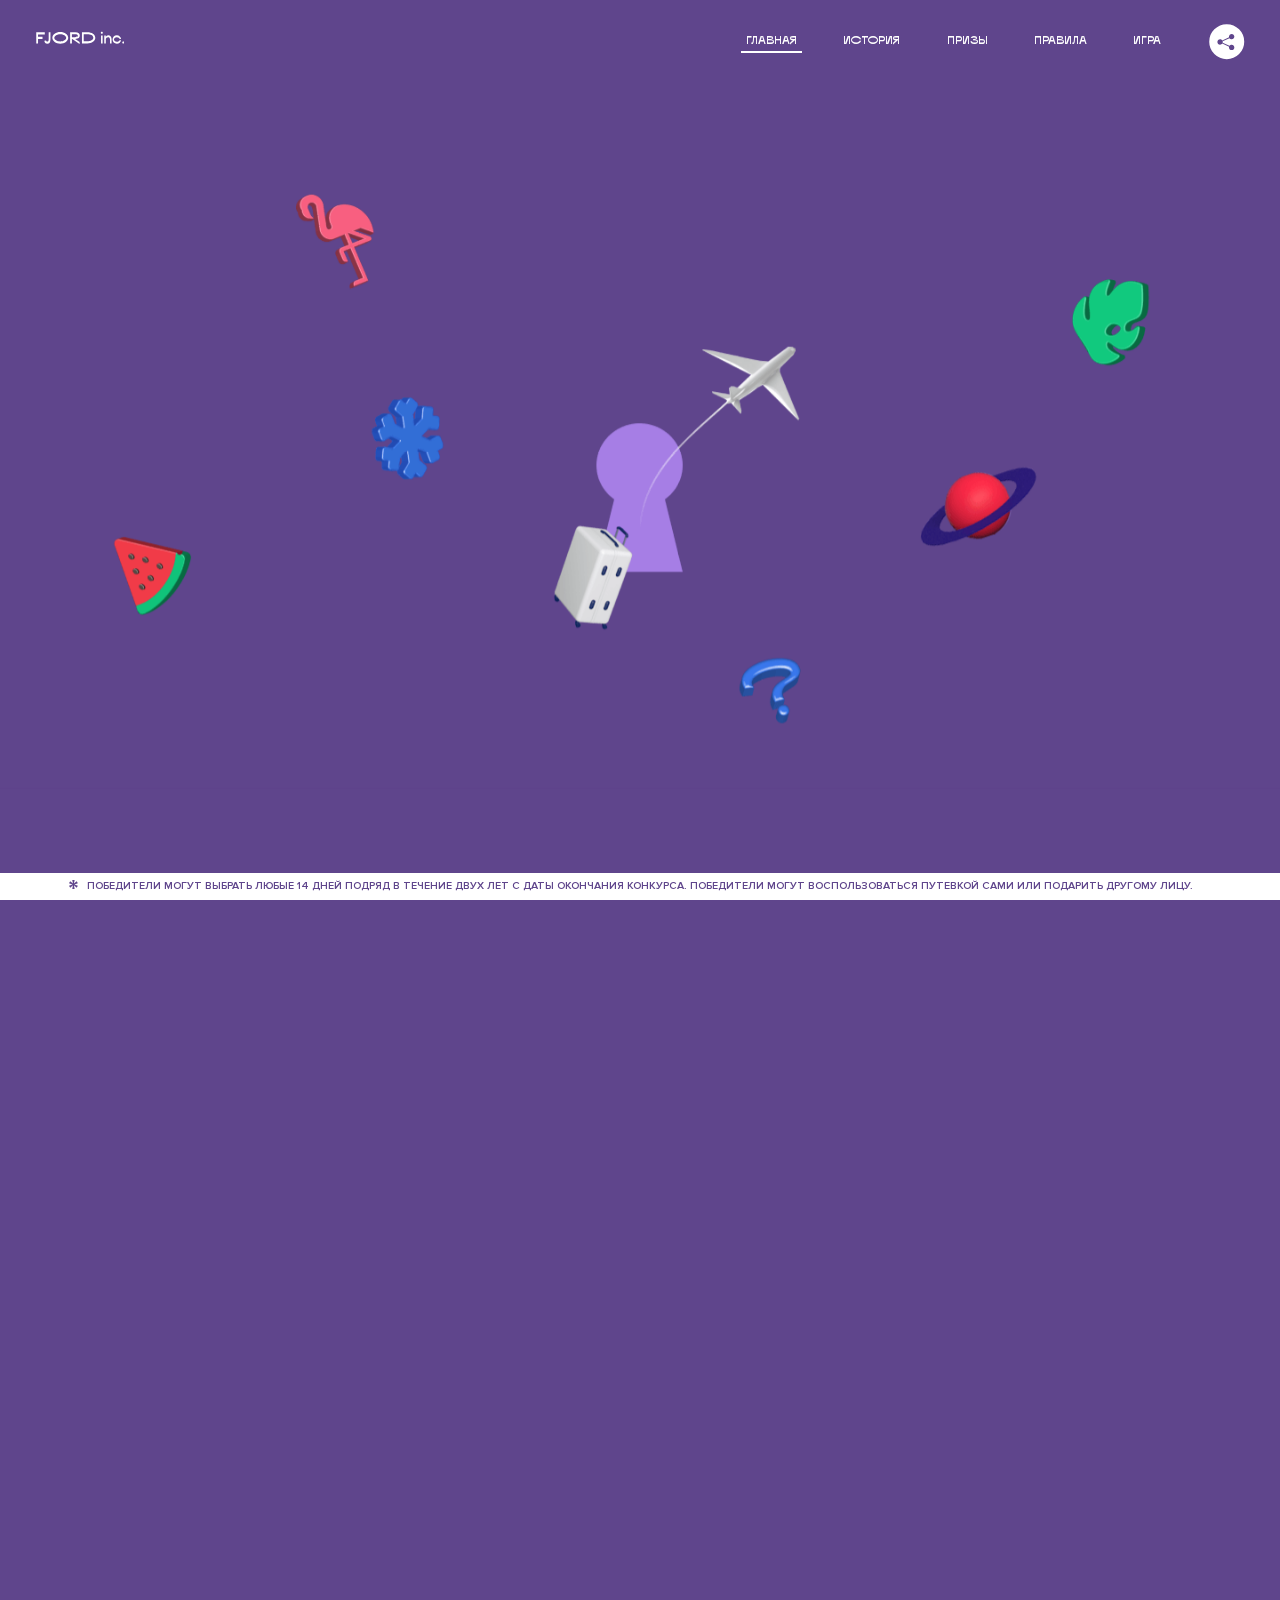
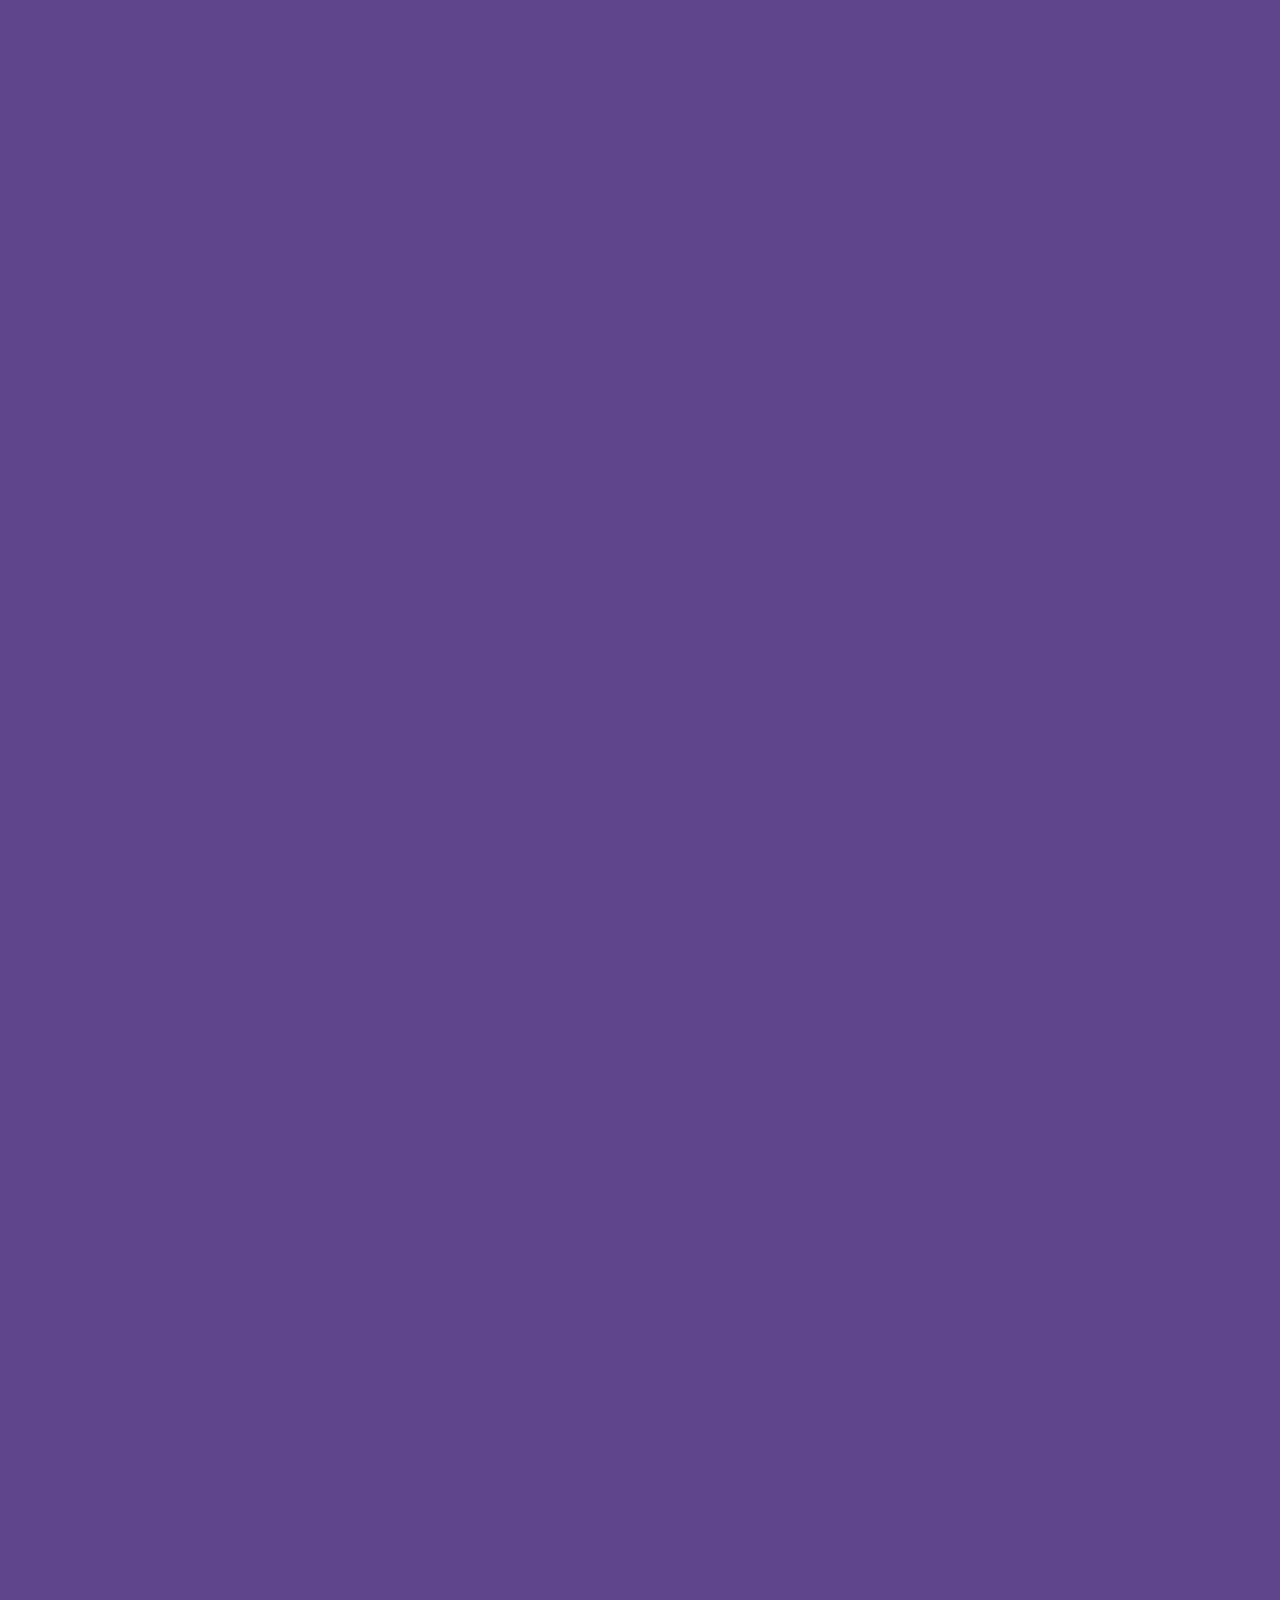
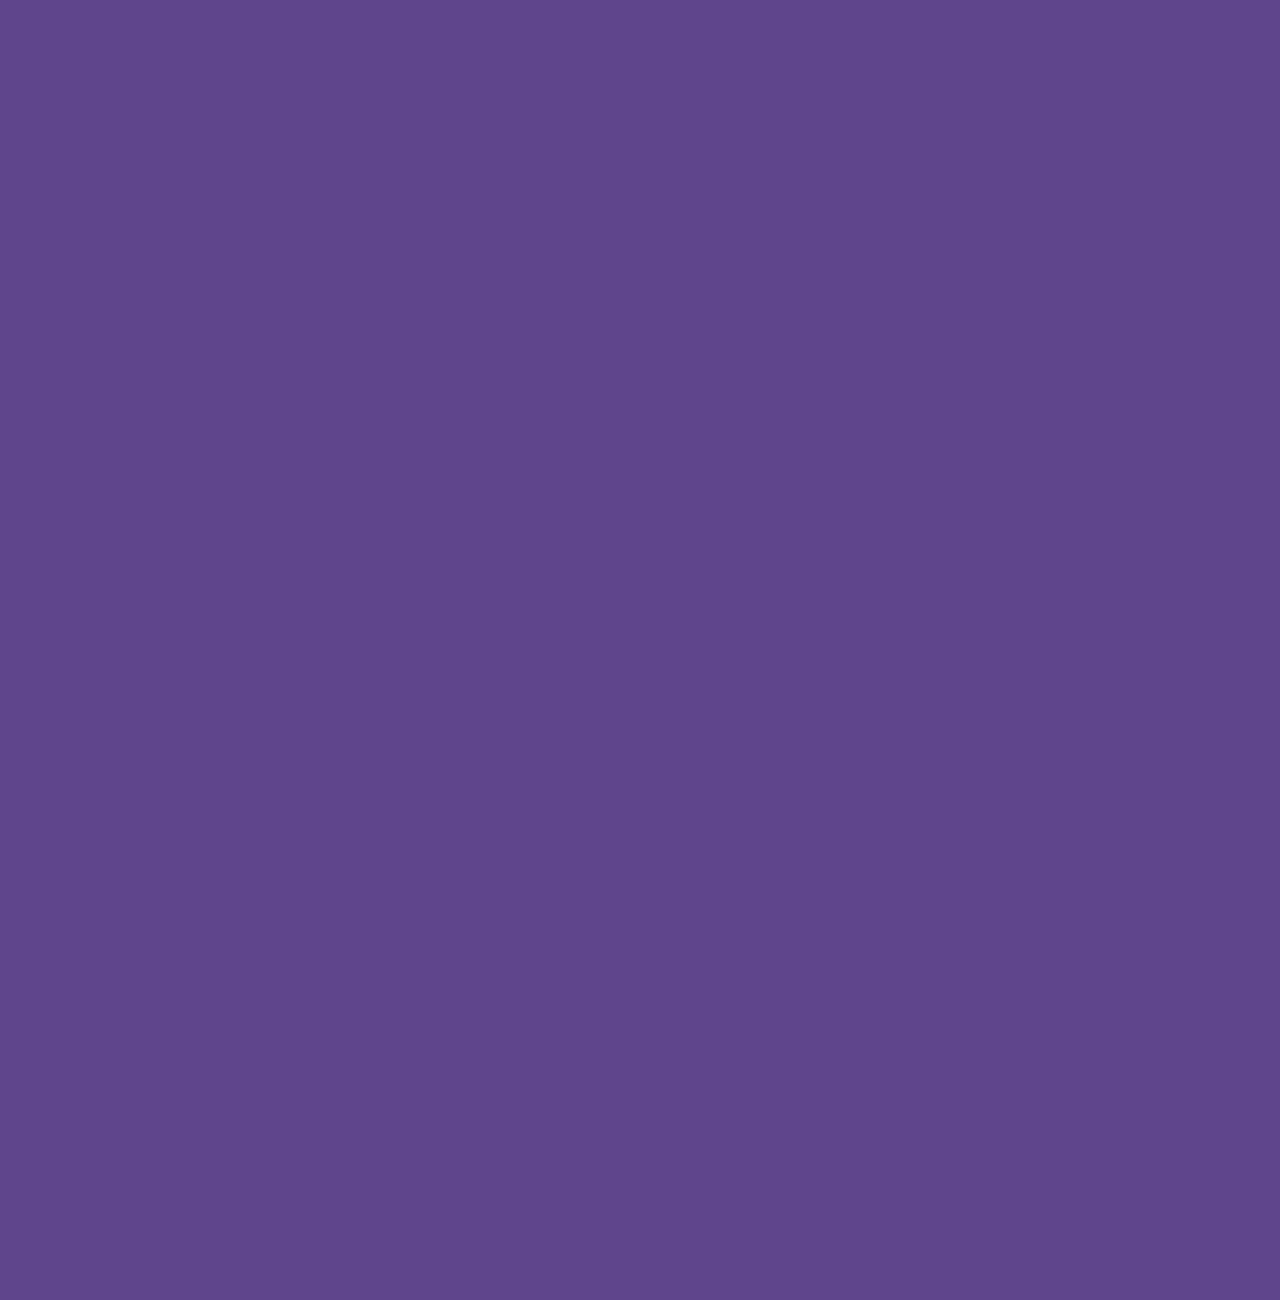
<file: 7/index.html>
<!DOCTYPE html>
<html lang="ru">
<head>
  <meta charset="UTF-8">
  <meta name="description" content="">
  <meta name="viewport" content="width=device-width, initial-scale=1.0">
  <meta http-equiv="X-UA-Compatible" content="ie=edge">
  <title>Mysterious Vacation</title>
  <link rel="stylesheet" href="css/style.min.css">
<link href="css/style.min.css" rel="stylesheet">  <base href="https://htmlacademy-animation.github.io/472965-magic-vacation-1/7/">
</head>
<body>

  <header class="page-header js-header">
    <div class="page-header__wrapper">
      <a href="#" class="page-header__logo" aria-label="Перейти на страницу FJORD.Inc">
        <svg width="100" height="15" viewBox="0 0 100 15" fill="none" xmlns="http://www.w3.org/2000/svg">
          <path d="M0.26 1.4V14H2.276V8.906H7.334V6.44H2.276V3.848H9.872V1.4H0.26ZM12.733 14.36C15.127 14.36 16.243 12.65 16.243 9.5V1.4H14.263V8.96C14.263 11.21 13.723 11.876 12.733 11.876C11.833 11.876 11.473 11.3 11.347 10.58L9.36702 10.94C9.63702 13.046 10.663 14.36 12.733 14.36ZM18.3918 7.7C18.3918 11.372 22.3878 14.36 27.3198 14.36C32.2518 14.36 36.2478 11.372 36.2478 7.7C36.2478 4.028 32.2518 1.04 27.3198 1.04C22.3878 1.04 18.3918 4.028 18.3918 7.7ZM20.6058 7.7C20.6058 5.378 23.6118 3.524 27.3198 3.524C30.9918 3.524 33.9798 5.378 33.9798 7.7C33.9798 10.004 30.9918 11.858 27.3198 11.858C23.6118 11.858 20.6058 10.004 20.6058 7.7ZM40.403 14V8.906H40.799L49.079 14.702V12.38L44.039 8.906H44.201C47.999 8.906 49.277 7.304 49.277 5.162C49.277 3.092 47.999 1.4 44.201 1.4H38.387V14H40.403ZM43.535 3.722C45.785 3.722 47.045 4.136 47.045 5.432C47.045 6.764 45.785 7.034 43.535 7.034H40.403V3.722H43.535ZM51.6936 1.382V14H57.8676C62.7456 14 66.7236 11.534 66.7236 7.7C66.7236 3.848 62.7456 1.382 57.8676 1.382H51.6936ZM53.7096 11.624V3.722H57.5436C61.5396 3.722 64.4916 5.018 64.4916 7.7C64.4916 10.238 61.5396 11.624 57.5436 11.624H53.7096ZM73.1832 14.018H74.9832V5H73.1832V14.018ZM72.9132 1.976C72.9132 2.57 73.3992 3.092 74.0832 3.092C74.7492 3.092 75.2352 2.57 75.2352 1.976C75.2352 1.382 74.7672 0.805999 74.0832 0.805999C73.3812 0.805999 72.9132 1.382 72.9132 1.976ZM76.7867 14H78.5687V9.104C78.7487 8.006 79.5947 6.962 81.0887 6.962C82.1147 6.962 83.2667 7.448 83.2667 9.554V14H85.0487V9.014C85.0487 6.152 83.2307 4.73 81.3587 4.73C79.9187 4.73 79.0727 5.558 78.5687 6.854V5H76.7867V14ZM90.9898 14.27C93.5098 14.27 95.3818 12.506 95.7238 10.328H94.0498C93.7258 11.3 92.6998 12.02 90.9898 12.02C88.8478 12.02 87.7678 10.922 87.7678 9.59C87.7678 8.24 88.8478 6.962 90.9898 6.962C92.7538 6.962 93.7978 7.844 94.0858 8.924H95.7418C95.4358 6.71 93.6178 4.73 90.9898 4.73C88.0918 4.73 86.1298 7.124 86.1298 9.59C86.1298 12.074 88.1278 14.27 90.9898 14.27ZM97.0693 12.938C97.0693 13.658 97.5553 14.144 98.2753 14.144C98.9953 14.144 99.4813 13.658 99.4813 12.938C99.4813 12.2 98.9953 11.714 98.2753 11.714C97.5553 11.714 97.0693 12.2 97.0693 12.938Z" fill="currentColor"></path>
        </svg>
      </a>
      <button class="page-header__toggler js-menu-toggler" type="button" aria-label="Управление мобильным меню"><span>Меню</span></button>
      <nav class="page-header__nav">
        <div class="page-header__menu js-menu" id="menu">
          <ul>
            <li>
              <a class="js-menu-link" href="#top" data-href="top">главная</a>
            </li>
            <li>
              <a class="js-menu-link" href="#story" data-href="story">история</a>
            </li>
            <li>
              <a class="js-menu-link" href="#prizes" data-href="prizes">призы</a>
            </li>
            <li>
              <a class="js-menu-link" href="#rules" data-href="rules">правила</a>
            </li>
            <li>
              <a class="js-menu-link" href="#game" data-href="game">игра</a>
            </li>
          </ul>
        </div>
        <div class="page-header__social">
          <div class="social-block js-social-block">
            <button class="social-block__toggler" aria-label="Управлять блоком с социальными кнопками">
              <svg width="26" height="22" viewBox="0 0 27 22" fill="none" xmlns="http://www.w3.org/2000/svg">
                <path d="M19.6721 7.43664C21.6273 7.43664 23.213 5.85095 23.213 3.89566C23.213 1.94037 21.6273 0.354675 19.6721 0.354675C17.7168 0.354675 16.1311 1.94037 16.1311 3.89566C16.1311 4.19968 16.1728 4.49178 16.2458 4.77345L7.21751 8.95527C6.57519 8.05214 5.52303 7.46049 4.33078 7.46049C2.37549 7.46049 0.789795 9.04618 0.789795 11.0015C0.789795 12.9568 2.37549 14.5425 4.33078 14.5425C5.52303 14.5425 6.57668 13.9508 7.21751 13.0477L16.2458 17.2295C16.1743 17.5112 16.1311 17.8033 16.1311 18.1073C16.1311 20.0626 17.7168 21.6483 19.6721 21.6483C21.6273 21.6483 23.213 20.0626 23.213 18.1073C23.213 16.152 21.6273 14.5663 19.6721 14.5663C18.4798 14.5663 17.4262 15.158 16.7853 16.0611L7.75701 11.8793C7.82854 11.5976 7.87176 11.3055 7.87176 11.0015C7.87176 10.6974 7.83003 10.4053 7.75701 10.1237L16.7853 5.94186C17.4262 6.84499 18.4783 7.43664 19.6721 7.43664Z" fill="currentColor"></path>
              </svg>
            </button>
            <ul class="social-block__list">
              <li>
                <a class="social-block__link social-block__link--fb" href="#" aria-label="Мы на Facebook">
                  <svg width="8" height="17" viewBox="0 0 8 17" fill="none" xmlns="http://www.w3.org/2000/svg">
                    <path d="M4.24646 16.9899H1.09275L1.05793 8.49828H0V5.30707H1.05793V3.81124C1.05793 1.42084 2.57654 0 5.21735 0H7.41758V3.18585H5.30841C4.28262 3.18585 4.2478 3.48582 4.2478 4.24914V5.30707H7.42964L7.16716 8.49828H4.2478V16.9899H4.24646Z" fill="currentColor"></path>
                  </svg>
                </a>
              </li>
              <li>
                <a class="social-block__link social-block__link--insta" href="#" aria-label="Мы в Instagram">
                  <svg width="15" height="15" viewBox="0 0 15 15" fill="none" xmlns="http://www.w3.org/2000/svg">
                    <path d="M11.0197 0H4.19806C2.14246 0 0.471191 1.66993 0.471191 3.72285V10.5499C0.471191 12.6082 2.14112 14.2727 4.19806 14.2727H11.0197C13.0753 14.2727 14.7466 12.6082 14.7466 10.5499V3.72285C14.7466 1.67127 13.0753 0 11.0197 0ZM11.0197 12.4849H4.19806C3.13076 12.4849 2.26432 11.6158 2.26432 10.5512V3.72419C2.26432 2.65956 3.13076 1.79715 4.19806 1.79715H11.0197C12.087 1.79715 12.9535 2.6609 12.9535 3.72419V10.5512C12.9535 11.6145 12.087 12.4849 11.0197 12.4849Z" fill="currentColor"></path>
                    <path d="M7.60887 3.11084C5.38989 3.11084 3.58203 4.9187 3.58203 7.14036C3.58203 9.35532 5.38989 11.1645 7.60887 11.1645C9.83053 11.1645 11.6357 9.35666 11.6357 7.14036C11.6357 4.9187 9.83053 3.11084 7.60887 3.11084ZM7.60887 9.36871C6.37551 9.36871 5.37784 8.37372 5.37784 7.14036C5.37784 5.90699 6.37551 4.90665 7.60887 4.90665C8.83822 4.90665 9.84259 5.90833 9.84259 7.14036C9.84392 8.37238 8.83822 9.36871 7.60887 9.36871Z" fill="currentColor"></path>
                    <path d="M11.3573 2.35962C10.8256 2.35962 10.3931 2.79752 10.3931 3.32381C10.3931 3.85546 10.8256 4.29336 11.3573 4.29336C11.8862 4.29336 12.3215 3.85546 12.3215 3.32381C12.3215 2.79752 11.8862 2.35962 11.3573 2.35962Z" fill="currentColor"></path>
                  </svg>
                </a>
              </li>
              <li>
                <a class="social-block__link social-block__link--vk" href="#" aria-label="Мы ВКонтакте">
                  <svg width="17" height="10" viewBox="0 0 17 10" fill="none" xmlns="http://www.w3.org/2000/svg">
                    <path d="M14.1234 4.9002C14.1234 4.9002 16.3623 1.72708 16.5866 0.680242C16.6595 0.312285 16.4947 0.103188 16.1069 0.103188C16.1069 0.103188 14.8193 0.103188 14.168 0.103188C13.7235 0.103188 13.5587 0.293278 13.4235 0.579768C13.4235 0.579768 12.3724 2.82553 11.0969 4.24712C10.6861 4.70333 10.4781 4.84318 10.2511 4.84318C10.0646 4.84318 9.98625 4.6911 9.98625 4.27834V0.649016C9.98625 0.147997 9.92545 0.00135496 9.5066 0.00135496H6.39628C6.15578 0.00135496 6.0085 0.134417 6.0085 0.324506C6.0085 0.801084 6.73406 0.908351 6.73406 2.20231V4.87305C6.73406 5.40529 6.70569 5.61575 6.45303 5.61575C5.78016 5.61575 4.19528 3.30618 3.30623 0.678887C3.12923 0.145282 2.93737 0 2.43475 0H0.486409C0.205373 0 0 0.190085 0 0.476576C0 0.991172 0.60666 3.40801 2.99277 6.64358C4.59927 8.8201 6.70569 10 8.60269 10C9.76196 10 10.0416 9.80312 10.0416 9.31432V7.63883C10.0416 7.22607 10.2065 7.04956 10.4429 7.04956C10.7078 7.04956 11.1847 7.13238 12.2805 8.22268C13.5843 9.47862 13.6762 10 14.3896 10H16.5676C16.7919 10 17 9.89273 17 9.52342C17 9.02919 16.3623 8.15343 15.384 7.10659C14.9801 6.56755 14.3302 5.98914 14.1248 5.72301C13.8275 5.40801 13.9154 5.23014 14.1234 4.9002Z" fill="currentColor"></path>
                  </svg>
                </a>
              </li>
            </ul>
          </div>
        </div>
      </nav>
    </div>
  </header>

  <main class="page-content">
    <section class="animation-screen"></section>

    <section class="screen screen--hidden screen--intro js-scrollspy" id="top">
      <div class="screen__wrapper">
        <div class="intro">
          <h1 class="intro__title">Таинственный отпуск</h1>
          <div class="intro__content">
            <div class="intro__info">
              <p class="intro__label">Даты проведения конкурса:</p>
              <p class="intro__date">01 — 31.05 / 2020</p>
            </div>
            <div class="intro__message">
              <p>
                Отгадай первым место назначения и&nbsp;отправься в&nbsp;путешествие в&nbsp;любое время или получи один из многочисленных призов
                <svg width="16" height="16" viewBox="0 0 10 10" fill="none" xmlns="http://www.w3.org/2000/svg">
                  <path d="M0 6.35337L3.90271 4.99012L0 3.64663L1.34615 1.32374L4.44287 4.01073L3.67364 0H6.34615L5.57692 4.01073L8.65385 1.32374L10 3.64663L6.13405 4.99012L10 6.35337L8.65385 8.65651L5.57692 5.98927L6.34615 10H3.67364L4.44287 5.96952L1.34615 8.65651L0 6.35337Z" fill="currentColor"></path>
                </svg>
              </p>
            </div>
          </div>
        </div>
      </div>
      <div class="screen__footer js-footer">
        <button class="screen__footer-enlarge js-footer-toggler" type="button" aria-label="Показать сообщение">
          <svg width="10" height="10" viewBox="0 0 10 10" fill="none" xmlns="http://www.w3.org/2000/svg">
            <path d="M0 6.35337L3.90271 4.99012L0 3.64663L1.34615 1.32374L4.44287 4.01073L3.67364 0H6.34615L5.57692 4.01073L8.65385 1.32374L10 3.64663L6.13405 4.99012L10 6.35337L8.65385 8.65651L5.57692 5.98927L6.34615 10H3.67364L4.44287 5.96952L1.34615 8.65651L0 6.35337Z" fill="currentColor"></path>
          </svg>
        </button>
        <button class="screen__footer-collapse js-footer-toggler" type="button" aria-label="Скрыть сообщение">
          <svg width="13" height="13" viewBox="0 0 13 13" fill="none" xmlns="http://www.w3.org/2000/svg">
            <line x1="12.3536" y1="0.353553" x2="0.738349" y2="11.9688" stroke="currentColor"></line>
            <line x1="0.738319" y1="0.539925" x2="12.3535" y2="12.1551" stroke="currentColor"></line>
          </svg>
        </button>
        <div class="screen__footer-wrapper">
          <div class="screen__footer-announce">
            <p class="screen__footer-label">Даты проведения конкурса:</p>
            <p class="screen__footer-date">01 — 31.05 / 2020</p>
          </div>
          <div class="screen__footer-note">
            <p>
              <svg width="10" height="10" viewBox="0 0 10 10" fill="none" xmlns="http://www.w3.org/2000/svg">
                <path d="M0 6.35337L3.90271 4.99012L0 3.64663L1.34615 1.32374L4.44287 4.01073L3.67364 0H6.34615L5.57692 4.01073L8.65385 1.32374L10 3.64663L6.13405 4.99012L10 6.35337L8.65385 8.65651L5.57692 5.98927L6.34615 10H3.67364L4.44287 5.96952L1.34615 8.65651L0 6.35337Z" fill="currentColor"></path>
              </svg>
              <span>Победители могут выбрать любые 14 дней подряд в&nbsp;течение двух лет с&nbsp;даты окончания конкурса. Победители могут воспользоваться путевкой сами или подарить другому лицу.</span>
            </p>
          </div>
        </div>
      </div>
    </section>

    <section class="screen screen--hidden screen--story js-scrollspy" id="story">

      <div class="slider swiper-container js-slider">

        <div class="swiper-wrapper">

          <div class="slider__item swiper-slide">
            <h2 class="slider__item-title">История</h2>
            <p class="slider__item-text">Джеймс Таргет был основателем компании &laquo;Fjord Inc.&raquo;. С&nbsp;1965 года &laquo;Fjord Inc.&raquo; прославилась надёжными и&nbsp;удобными чемоданами и&nbsp;аксессуарами для туристов.</p>
          </div>

          <div class="slider__item swiper-slide">
            <p class="slider__item-text">Когда Джеймсу было 7&nbsp;лет, в&nbsp;их&nbsp;доме гостил дядюшка и&nbsp;развлекал детей рассказами о&nbsp;своей поездке в&nbsp;место, показавшееся малышу Таргету невероятным. Тогда Джеймс решил, что однажды посетит его, но&nbsp;не&nbsp;будет рассказывать о&nbsp;мечте, пока не&nbsp;осуществит.</p>
          </div>

          <div class="slider__item swiper-slide">
            <p class="slider__item-text">Джеймс Таргет стал увлеченным путешественником. Он&nbsp;посетил 5&nbsp;континентов, 126&nbsp;стран.</p>
          </div>

          <div class="slider__item swiper-slide">
            <p class="slider__item-text">Он&nbsp;сплавлялся по&nbsp;Амазонке и&nbsp;погружался в&nbsp;пещеры Франции, медитировал в&nbsp;горах Тибета и&nbsp;пожимал руку вождя племени Акугауа.</p>
          </div>

          <div class="slider__item swiper-slide">
            <p class="slider__item-text">Из&nbsp;своих поездок Джеймс Таргет привозил идеи, как сделать свои чемоданы &laquo;Fjord Inc.&raquo; удобными и&nbsp;приспособленными к&nbsp;разным дорожным условиям.</p>
          </div>

          <div class="slider__item swiper-slide">
            <p class="slider__item-text">Всё это время Джеймс не&nbsp;оставлял идею поездки своей мечты. Однако, как только он&nbsp;брался за&nbsp;планирование, возникали препятствия, не&nbsp;позволяющие отправиться туда.</p>
          </div>

          <div class="slider__item swiper-slide">
            <p class="slider__item-text">В&nbsp;возрасте 67&nbsp;лет Джеймс Таргет попал под лавину и&nbsp;погиб. В&nbsp;своём завещании он&nbsp;поручил отправить в&nbsp;заветное путешествие трёх смельчаков, единых с&nbsp;ним духом.</p>
          </div>

          <div class="slider__item swiper-slide">
            <p class="slider__item-text">Тех, кто сможет узнать таинственное место, задавая вопросы специально обученному ИИ&nbsp;&laquo;Соне&raquo;, ждет фантастическое путешествие.</p>
          </div>
        </div>
        <div class="slider__controls">
          <button class="slider__control slider__control--prev js-control-prev" type="button" aria-label="Показать предыдущую историю">
            <svg width="12" height="22" viewBox="0 0 12 22" fill="none" xmlns="http://www.w3.org/2000/svg">
              <path d="M11 1L1 11L11 21" stroke="currentColor" stroke-width="2" stroke-linejoin="round"></path>
            </svg>
          </button>
          <button class="slider__control slider__control--next js-control-next" type="button" aria-label="Показать следующую историю">
            <svg width="12" height="22" viewBox="0 0 12 22" fill="none" xmlns="http://www.w3.org/2000/svg">
              <path d="M1 1L11 11L1 21" stroke="currentColor" stroke-width="2" stroke-linejoin="round"></path>
            </svg>
          </button>
        </div>
        <div class="slider__pagination swiper-pagination"></div>
      </div>
    </section>

    <section class="screen screen--hidden screen--prizes js-scrollspy" id="prizes">
      <div class="screen__wrapper">
        <div class="prizes">
          <h2 class="prizes__title">ПРизы</h2>
          <div class="prizes__lead">
            <p>Найди ответ и&nbsp;получи один из&nbsp;призов:</p>
          </div>
          <ul class="prizes__list">
            <li class="prizes__item prizes__item--journeys">
              <div class="prizes__icon">
                <picture>
                  <img alt="">
                </picture>
              </div>
              <p class="prizes__desc">
                <b>3</b>
                <span>загадочных путешествия</span>
              </p>
            </li>
            <li class="prizes__item prizes__item--cases">
              <div class="prizes__icon">
                <picture>
                  <source srcset="img/prize2-mob.svg" media="(orientation: portrait)">
                  <img src="img/prize2.svg" alt="">
                </picture>
              </div>
              <p class="prizes__desc">
                <b>7</b>
                <span>надежных чемоданов</span>
              </p>
            </li>
            <li class="prizes__item prizes__item--codes">
              <div class="prizes__icon">
                <picture>
                  <source srcset="img/prize3-mob.svg" media="(orientation: portrait)">
                  <img src="img/prize3.svg" alt="">
                </picture>
              </div>
              <p class="prizes__desc">
                <b>900</b>
                <span>
                  промокодов на&nbsp;скидку 15%
                  <svg width="10" height="10" viewBox="0 0 10 10" fill="none" xmlns="http://www.w3.org/2000/svg">
                    <path d="M0 6.35337L3.90271 4.99012L0 3.64663L1.34615 1.32374L4.44287 4.01073L3.67364 0H6.34615L5.57692 4.01073L8.65385 1.32374L10 3.64663L6.13405 4.99012L10 6.35337L8.65385 8.65651L5.57692 5.98927L6.34615 10H3.67364L4.44287 5.96952L1.34615 8.65651L0 6.35337Z" fill="currentColor"></path>
                  </svg>
                </span>
              </p>
            </li>
          </ul>
        </div>
      </div>
      <div class="screen__footer js-footer">
        <button class="screen__footer-enlarge js-footer-toggler" type="button" aria-label="Показать сообщение">
          <svg width="10" height="10" viewBox="0 0 10 10" fill="none" xmlns="http://www.w3.org/2000/svg">
            <path d="M0 6.35337L3.90271 4.99012L0 3.64663L1.34615 1.32374L4.44287 4.01073L3.67364 0H6.34615L5.57692 4.01073L8.65385 1.32374L10 3.64663L6.13405 4.99012L10 6.35337L8.65385 8.65651L5.57692 5.98927L6.34615 10H3.67364L4.44287 5.96952L1.34615 8.65651L0 6.35337Z" fill="currentColor"></path>
          </svg>
        </button>
        <button class="screen__footer-collapse js-footer-toggler" type="button" aria-label="Скрыть сообщение">
          <svg width="13" height="13" viewBox="0 0 13 13" fill="none" xmlns="http://www.w3.org/2000/svg">
            <line x1="12.3536" y1="0.353553" x2="0.738349" y2="11.9688" stroke="currentColor"></line>
            <line x1="0.738319" y1="0.539925" x2="12.3535" y2="12.1551" stroke="currentColor"></line>
          </svg>
        </button>
        <div class="screen__footer-wrapper">
          <div class="screen__footer-announce">
            <p class="screen__footer-label">Даты проведения конкурса:</p>
            <p class="screen__footer-date">01 — 31.05 / 2020</p>
          </div>
          <div class="screen__footer-note">
            <p>
              <svg width="10" height="10" viewBox="0 0 10 10" fill="none" xmlns="http://www.w3.org/2000/svg">
                <path d="M0 6.35337L3.90271 4.99012L0 3.64663L1.34615 1.32374L4.44287 4.01073L3.67364 0H6.34615L5.57692 4.01073L8.65385 1.32374L10 3.64663L6.13405 4.99012L10 6.35337L8.65385 8.65651L5.57692 5.98927L6.34615 10H3.67364L4.44287 5.96952L1.34615 8.65651L0 6.35337Z" fill="currentColor"></path>
              </svg>
              <span>Скидка&nbsp;15% на&nbsp;единоразовое приобретение путёвки с&nbsp;1&nbsp;июня 2020 по&nbsp;31&nbsp;мая 2022&nbsp;года. Суммируется с&nbsp;другими акциями</span>
            </p>
          </div>
        </div>
      </div>
    </section>

    <section class="screen screen--hidden screen--rules js-scrollspy" id="rules">
      <div class="screen__wrapper">
        <div class="rules">
          <h2 class="rules__title">Правила</h2>
          <div class="rules__lead">
            <p>Для того чтобы получить наследство Джеймса Таргета, тебе нужно выведать у&nbsp;&laquo;Сони&raquo;, куда предстоит отправиться тебе в&nbsp;случае победы</p>
          </div>
          <ol class="rules__list">
            <li class="rules__item">
              <p>Тебе отводится <br>5&nbsp;минут</p>
            </li>
            <li class="rules__item">
              <p>Задавай любые вопросы в&nbsp;текстовом поле</p>
            </li>
            <li class="rules__item">
              <p>Нажимай кнопку &laquo;Узнать&raquo;, чтобы получить ответ</p>
            </li>
            <li class="rules__item">
              <p>&laquo;Соня&raquo; может отвечать только&nbsp;Да или Нет</p>
            </li>
          </ol>
          <a href="#game" class="rules__link btn">Погнали!</a>
        </div>
      </div>
      <div class="screen__disclaimer">
        <div class="disclaimer">
          <ul>
            <li>
              <a href="#">Правовая информация</a>
            </li>
            <li>
              <a href="#">Подробные правила</a>
            </li>
          </ul>
        </div>
      </div>
    </section>

    <section class="screen screen--hidden screen--game js-scrollspy" id="game">
      <div class="screen__wrapper">
        <div class="game">
          <div class="game__header">
            <h2 class="game__title">Игра</h2>
            <div class="game__counter">
              <span>05</span>:<span>00</span>
            </div>
          </div>
          <div class="game__body">
            <div class="chat">
              <div class="chat__body js-chat">
                <ul class="chat__list" id="messages"></ul>
              </div>
              <div class="chat__footer">
                <form action="#" method="post" class="form" id="message-form">
                  <label for="message-field" class="visually-hidden">Поле для ввода вопроса</label>
                  <input type="text" class="form__field" id="message-field">
                  <button class="form__button btn">
                    Узнать
                    <svg width="18" height="19" viewBox="0 0 18 19" fill="none" xmlns="http://www.w3.org/2000/svg">
                      <path stroke="currentColor" stroke-width="2" d="M9 19V1"></path>
                      <path d="M1 9l8-8 8 8" stroke="currentColor" stroke-width="2" stroke-linejoin="round"></path>
                    </svg>
                  </button>
                </form>
              </div>
            </div>
          </div>
          <!-- временные кнопки для показа результата -->
          <div class="game__buttons">
            <button class="game__button btn js-show-result" type="button" data-target="result">Положительный результат</button>
            <button class="game__button btn js-show-result" type="button" data-target="result2">Положительный результат - 2</button>
            <button class="game__button btn js-show-result" type="button" data-target="result3">Отрицательный результат</button>
          </div>
        </div>
      </div>
    </section>

    <section class="screen screen--hidden screen--result" id="result">
      <div class="screen__wrapper">
        <div class="result result--trip">
          <div class="result__image">
            <picture>
              <source srcset="img/result1-mob.png 1x, img/result1-mob@2x.png 2x" media="(max-width: 768px) and (orientation: portrait)">
              <img src="img/result1.png" srcset="img/result1@2x.png 2x" alt="">
            </picture>
          </div>
          <h2 class="result__title">
            <span class="visually-hidden">ПОбеда!</span>
            <svg xmlns="http://www.w3.org/2000/svg" viewBox="0 0 568.85 109.24">
              <path d="M16,24.44V92H2.6V8H75V92H61.52V24.44H16Z" transform="translate(-2.1 -1.5)" fill="none" stroke="currentColor"></path>
              <path d="M148.76,5.6c32.88,0,59.52,19.92,59.52,44.4s-26.64,44.4-59.52,44.4S89.24,74.48,89.24,50,115.88,5.6,148.76,5.6Zm0,72.12c24.48,0,44.4-12.36,44.4-27.72s-19.92-27.84-44.4-27.84C124,22.16,104,34.52,104,50S124,77.72,148.76,77.72Z" transform="translate(-2.1 -1.5)" fill="none" stroke="currentColor"></path>
              <path d="M287.36,8V24.44H236v14.4h25.32c25.44,0,34,11.16,34,26.52,0,15.6-8.52,26.64-34,26.64H222.56V8h64.8ZM256.88,76.52c15.12,0,23.52-2,23.52-11.52S272,54.44,256.88,54.44H236V76.52h20.88Z" transform="translate(-2.1 -1.5)" fill="none" stroke="currentColor"></path>
              <path d="M371.47,8V24.44H320.84V41.6h33.6V58h-33.6V75.56h50.64V92H307.4V8h64.08Z" transform="translate(-2.1 -1.5)" fill="none" stroke="currentColor"></path>
              <path d="M382.39,110.24V75.56h7.44c4.56-4.68,7.8-18.36,8.76-56L399,8h48.6V75.56h10v34.68H442.87V92H397v18.24H382.39Zm51.72-34.68V24.44H411.55v3.12c-0.48,22.44-3.24,37.68-7.2,48h29.76Z" transform="translate(-2.1 -1.5)" fill="none" stroke="currentColor"></path>
              <path d="M463.75,92l28-84h27.12l28.08,84H533.47l-7.8-23.52h-37.8L480.07,92H463.75Zm56.64-40L507,11.84,493.51,52h26.88Z" transform="translate(-2.1 -1.5)" fill="none" stroke="currentColor"></path>
              <path d="M554.12,70.4L555.55,2H569l1.44,68.4H554.12Zm8.28,6.36c4.8,0,8,3.24,8,8.16a8,8,0,1,1-16.08,0C554.35,80,557.59,76.76,562.39,76.76Z" transform="translate(-2.1 -1.5)" fill="none" stroke="currentColor"></path>
            </svg>
          </h2>
          <div class="result__text">
            <p>ты&nbsp;отправляешься в&nbsp;Арктику!</p>
          </div>
          <div class="result__form">
            <form action="#" method="post" class="form form--result">
              <label for="email-field" class="form__label">зарегистрируй результат</label>
              <input type="email" class="form__field" id="email-field" placeholder="e-mail для регистации результата и получения приза" required="">
              <button class="form__button btn">
                отправить
                <svg width="18" height="19" viewBox="0 0 18 19" fill="none" xmlns="http://www.w3.org/2000/svg">
                  <path stroke="currentColor" stroke-width="2" d="M9 19V1"></path>
                  <path d="M1 9l8-8 8 8" stroke="currentColor" stroke-width="2" stroke-linejoin="round"></path>
                </svg>
              </button>
            </form>
          </div>
        </div>
      </div>
    </section>

    <section class="screen screen--hidden screen--result" id="result2">
      <div class="screen__wrapper">
        <div class="result result--prize">
          <div class="result__image">
            <picture>
              <source srcset="img/result2-mob.png 1x, img/result2-mob@2x.png 2x" media="(max-width: 768px) and (orientation: portrait)">
              <img src="img/result2.png" srcset="img/result2@2x.png 2x" alt="">
            </picture>
          </div>
          <h2 class="result__title">
            <span class="visually-hidden">ПОбеда!</span>
            <svg xmlns="http://www.w3.org/2000/svg" viewBox="0 0 568.85 109.24">
              <path d="M16,24.44V92H2.6V8H75V92H61.52V24.44H16Z" transform="translate(-2.1 -1.5)" fill="none" stroke="currentColor"></path>
              <path d="M148.76,5.6c32.88,0,59.52,19.92,59.52,44.4s-26.64,44.4-59.52,44.4S89.24,74.48,89.24,50,115.88,5.6,148.76,5.6Zm0,72.12c24.48,0,44.4-12.36,44.4-27.72s-19.92-27.84-44.4-27.84C124,22.16,104,34.52,104,50S124,77.72,148.76,77.72Z" transform="translate(-2.1 -1.5)" fill="none" stroke="currentColor"></path>
              <path d="M287.36,8V24.44H236v14.4h25.32c25.44,0,34,11.16,34,26.52,0,15.6-8.52,26.64-34,26.64H222.56V8h64.8ZM256.88,76.52c15.12,0,23.52-2,23.52-11.52S272,54.44,256.88,54.44H236V76.52h20.88Z" transform="translate(-2.1 -1.5)" fill="none" stroke="currentColor"></path>
              <path d="M371.47,8V24.44H320.84V41.6h33.6V58h-33.6V75.56h50.64V92H307.4V8h64.08Z" transform="translate(-2.1 -1.5)" fill="none" stroke="currentColor"></path>
              <path d="M382.39,110.24V75.56h7.44c4.56-4.68,7.8-18.36,8.76-56L399,8h48.6V75.56h10v34.68H442.87V92H397v18.24H382.39Zm51.72-34.68V24.44H411.55v3.12c-0.48,22.44-3.24,37.68-7.2,48h29.76Z" transform="translate(-2.1 -1.5)" fill="none" stroke="currentColor"></path>
              <path d="M463.75,92l28-84h27.12l28.08,84H533.47l-7.8-23.52h-37.8L480.07,92H463.75Zm56.64-40L507,11.84,493.51,52h26.88Z" transform="translate(-2.1 -1.5)" fill="none" stroke="currentColor"></path>
              <path d="M554.12,70.4L555.55,2H569l1.44,68.4H554.12Zm8.28,6.36c4.8,0,8,3.24,8,8.16a8,8,0,1,1-16.08,0C554.35,80,557.59,76.76,562.39,76.76Z" transform="translate(-2.1 -1.5)" fill="none" stroke="currentColor"></path>
            </svg>
          </h2>
          <div class="result__text">
            <p>чемодан &laquo;Fjord&nbsp;Inc.&raquo;&nbsp;твой</p>
          </div>
          <div class="result__form">
            <form action="#" method="post" class="form form--result">
              <label for="email-field2" class="form__label">зарегистрируй результат</label>
              <input type="email" class="form__field" id="email-field2" placeholder="e-mail для регистации результата и получения приза" required="">
              <button class="form__button btn">
                отправить
                <svg width="18" height="19" viewBox="0 0 18 19" fill="none" xmlns="http://www.w3.org/2000/svg">
                  <path stroke="currentColor" stroke-width="2" d="M9 19V1"></path>
                  <path d="M1 9l8-8 8 8" stroke="currentColor" stroke-width="2" stroke-linejoin="round"></path>
                </svg>
              </button>
            </form>
          </div>
        </div>
      </div>
    </section>

    <section class="screen screen--hidden screen--result" id="result3">
      <div class="screen__wrapper">
        <div class="result result--negative">
          <div class="result__image">
            <picture>
              <source srcset="img/result3-mob.png 1x, img/result3-mob@2x.png 2x" media="(max-width: 768px) and (orientation: portrait)">
              <img src="img/result3.png" srcset="img/result3@2x.png 2x" alt="">
            </picture>
          </div>
          <h2 class="result__title">
            <span class="visually-hidden">Не угадал!</span>
            <svg xmlns="http://www.w3.org/2000/svg" viewBox="0 0 660.77 109.24">
              <path d="M2.66,92V8H16.1V42.2H53.3V8H66.74V92H53.3V58.64H16.1V92H2.66Z" transform="translate(-2.16 -1.5)" fill="none" stroke="currentColor"></path>
              <path d="M147.62,8V24.44H97V41.6h33.6V58H97V75.56h50.64V92H83.54V8h64.08Z" transform="translate(-2.16 -1.5)" fill="none" stroke="currentColor"></path>
              <path d="M199.22,8l20.52,42.36L235.34,8h16.44l-31,84H204.38l9.48-25.92L185.78,8h13.44Z" transform="translate(-2.16 -1.5)" fill="none" stroke="currentColor"></path>
              <path d="M273.74,24.44V92H260.3V8h50.16V24.44H273.74Z" transform="translate(-2.16 -1.5)" fill="none" stroke="currentColor"></path>
              <path d="M307.1,92l28-84h27.12l28.08,84H376.82L369,68.48h-37.8L323.42,92H307.1Zm56.64-40L350.3,11.84,336.86,52h26.88Z" transform="translate(-2.16 -1.5)" fill="none" stroke="currentColor"></path>
              <path d="M396.38,110.24V75.56h7.44c4.56-4.68,7.8-18.36,8.76-56L412.94,8h48.6V75.56h10v34.68H456.86V92H411v18.24H396.38ZM448.1,75.56V24.44H425.54v3.12c-0.48,22.44-3.24,37.68-7.2,48H448.1Z" transform="translate(-2.16 -1.5)" fill="none" stroke="currentColor"></path>
              <path d="M477.74,92l28-84h27.12L560.9,92H547.46l-7.8-23.52h-37.8L494.06,92H477.74Zm56.64-40-13.44-40.2L507.5,52h26.88Z" transform="translate(-2.16 -1.5)" fill="none" stroke="currentColor"></path>
              <path d="M568.7,76.88a13.77,13.77,0,0,0,5,1c6.6,0,10.44-6.24,12-58.32L586.22,8h46.2V92H619V24.44H598.82l-0.12,3.12C597.14,81,589,94.4,573.74,94.4a28.55,28.55,0,0,1-6.72-.84Z" transform="translate(-2.16 -1.5)" fill="none" stroke="currentColor"></path>
              <path d="M646.1,70.4L647.54,2H661l1.44,68.4H646.1Zm8.28,6.36c4.8,0,8,3.24,8,8.16a8,8,0,0,1-16.08,0C646.34,80,649.58,76.76,654.38,76.76Z" transform="translate(-2.16 -1.5)" fill="none" stroke="currentColor"></path>
            </svg>
          </h2>
          <button class="result__button js-play" type="button">
            не сдавайся!
            <span>
              <svg width="27" height="22" viewBox="0 0 27 22" fill="none" xmlns="http://www.w3.org/2000/svg">
                <path d="M10.6899 1.47998C5.42992 1.47998 1.16992 5.73998 1.16992 11C1.16992 16.26 5.42992 20.52 10.6899 20.52C15.9499 20.52 20.2099 16.26 20.2099 11V7.13998" stroke="currentColor" stroke-width="2" stroke-miterlimit="10"></path>
                <path d="M15.1099 12.5099L20.1499 7.13989L25.3099 12.6299" stroke="currentColor" stroke-width="2" stroke-miterlimit="10" stroke-linejoin="round"></path>
              </svg>
            </span>
          </button>
        </div>
      </div>
    </section>
    <div class="full-color-bg"></div>
  </main>

<script src="js/script.js"></script></body>
</html>
</file>
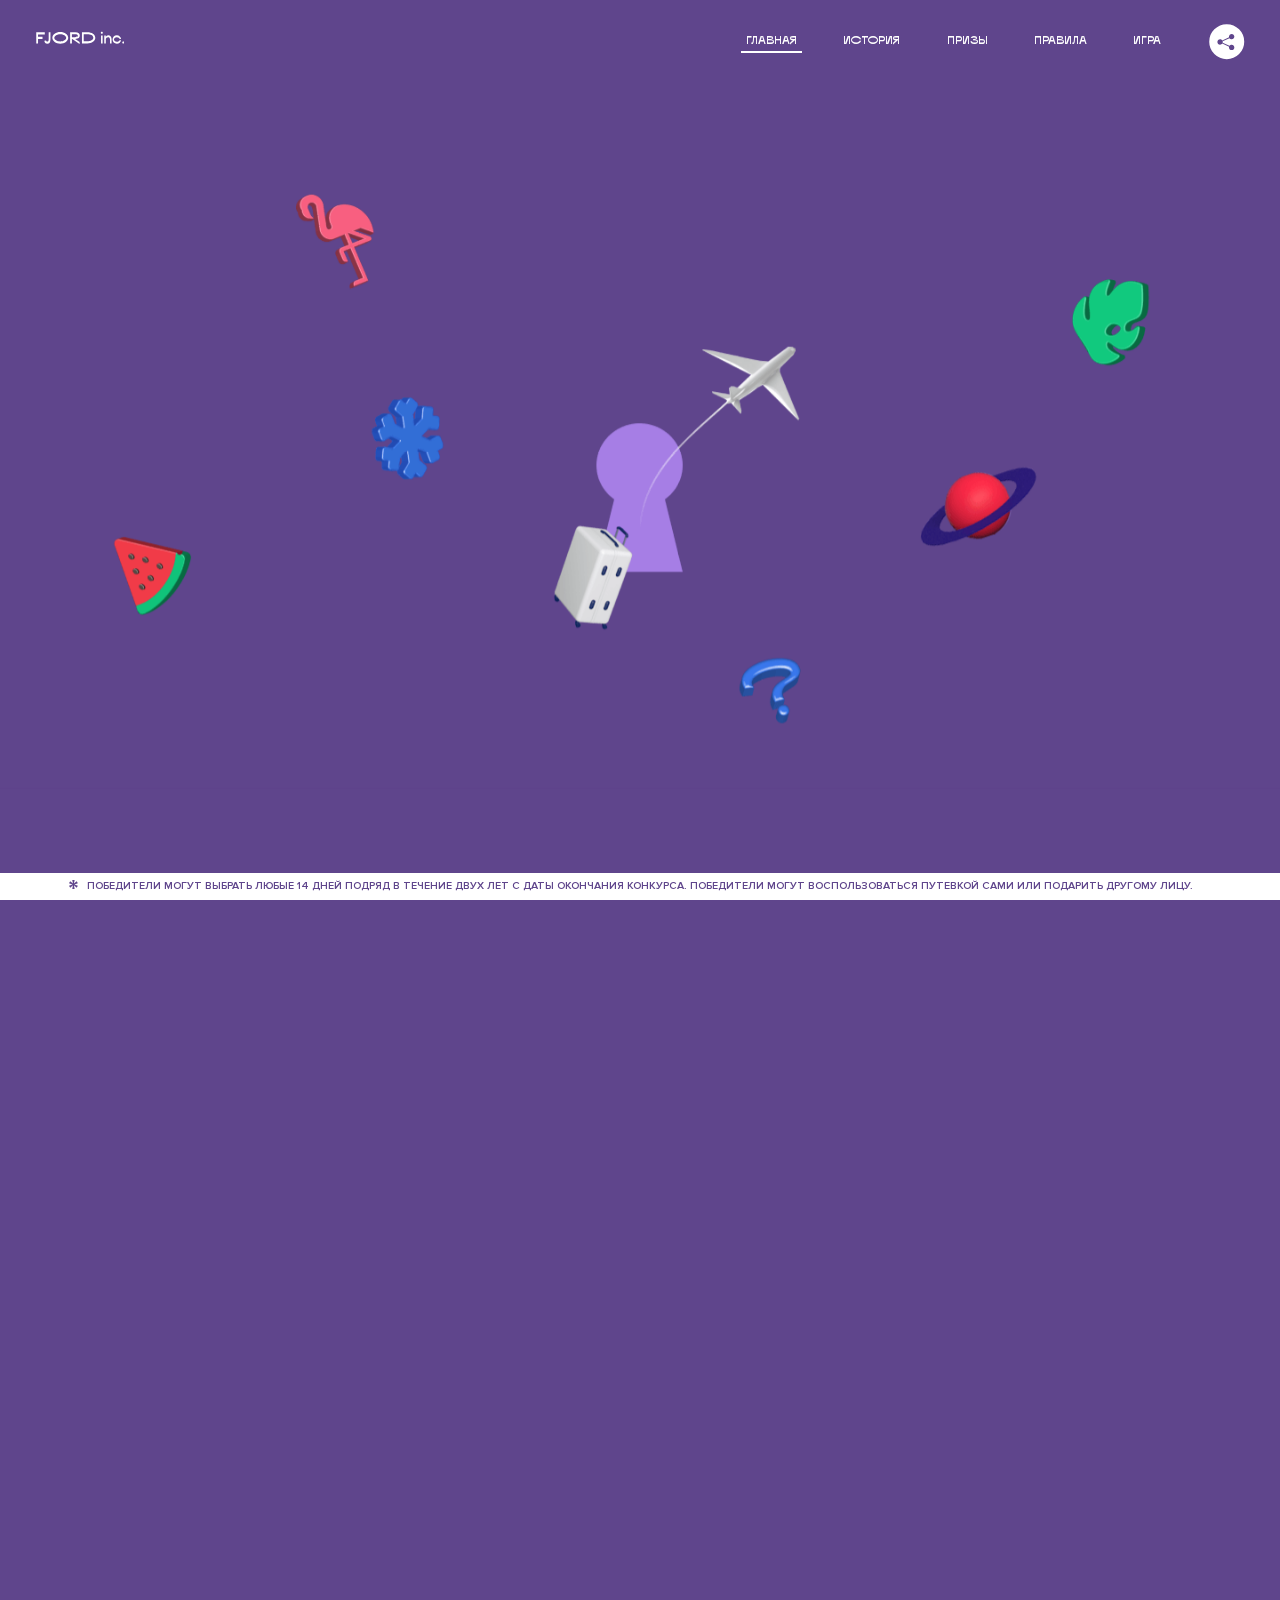
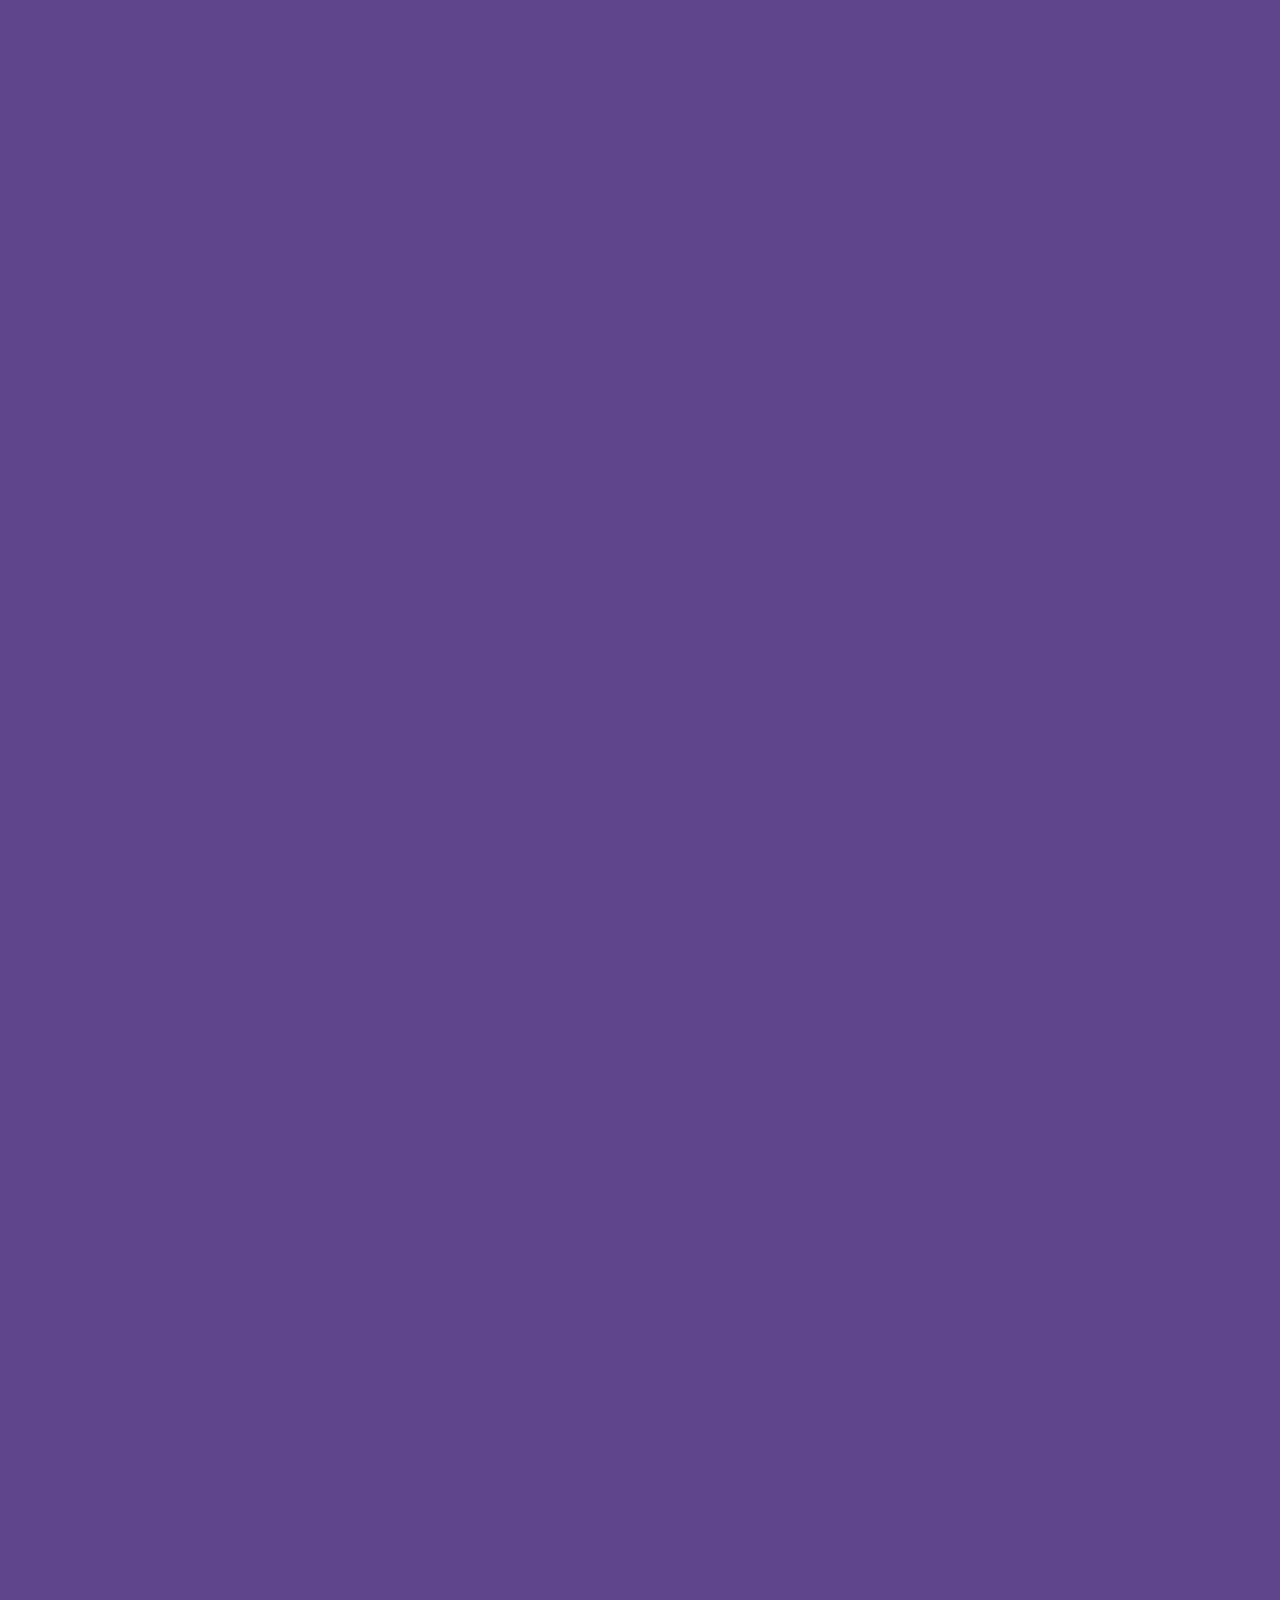
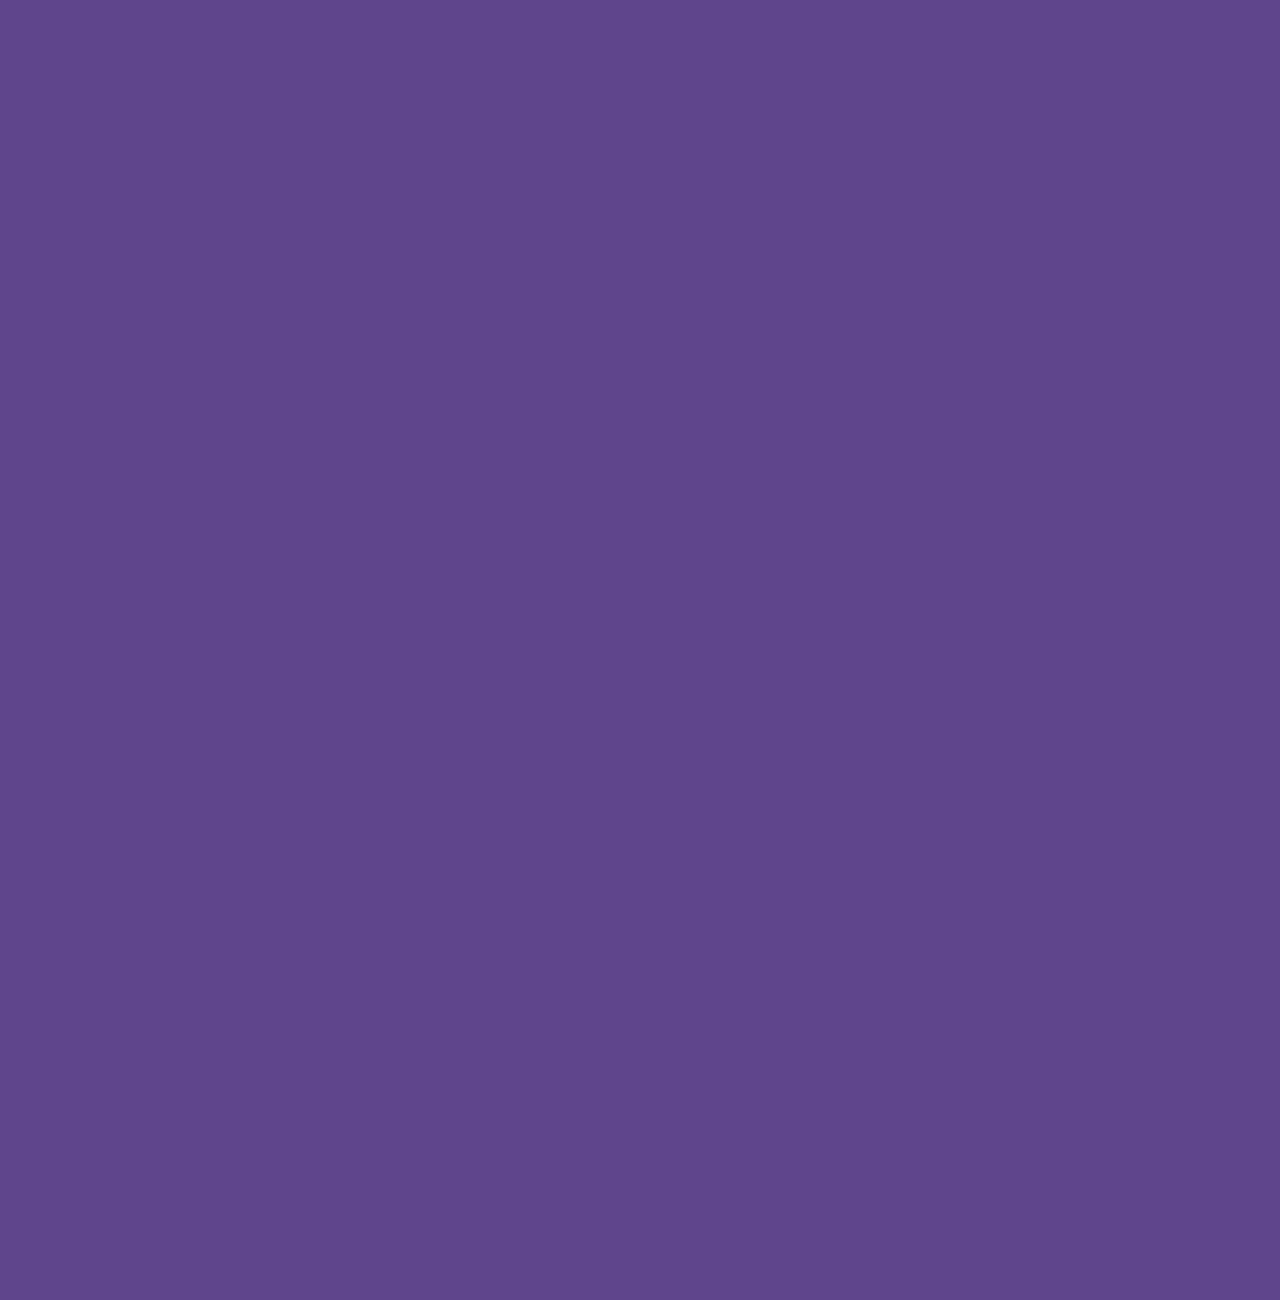
<file: 8/index.html>
<!DOCTYPE html>
<html lang="ru">
<head>
  <meta charset="UTF-8">
  <meta name="description" content="">
  <meta name="viewport" content="width=device-width, initial-scale=1.0">
  <meta http-equiv="X-UA-Compatible" content="ie=edge">
  <title>Mysterious Vacation</title>
  <link rel="stylesheet" href="css/style.min.css">
<link href="css/style.min.css" rel="stylesheet">  <base href="https://htmlacademy-animation.github.io/472965-magic-vacation-1/8/">
</head>
<body>

  <header class="page-header js-header">
    <div class="page-header__wrapper">
      <a href="#" class="page-header__logo" aria-label="Перейти на страницу FJORD.Inc">
        <svg width="100" height="15" viewBox="0 0 100 15" fill="none" xmlns="http://www.w3.org/2000/svg">
          <path d="M0.26 1.4V14H2.276V8.906H7.334V6.44H2.276V3.848H9.872V1.4H0.26ZM12.733 14.36C15.127 14.36 16.243 12.65 16.243 9.5V1.4H14.263V8.96C14.263 11.21 13.723 11.876 12.733 11.876C11.833 11.876 11.473 11.3 11.347 10.58L9.36702 10.94C9.63702 13.046 10.663 14.36 12.733 14.36ZM18.3918 7.7C18.3918 11.372 22.3878 14.36 27.3198 14.36C32.2518 14.36 36.2478 11.372 36.2478 7.7C36.2478 4.028 32.2518 1.04 27.3198 1.04C22.3878 1.04 18.3918 4.028 18.3918 7.7ZM20.6058 7.7C20.6058 5.378 23.6118 3.524 27.3198 3.524C30.9918 3.524 33.9798 5.378 33.9798 7.7C33.9798 10.004 30.9918 11.858 27.3198 11.858C23.6118 11.858 20.6058 10.004 20.6058 7.7ZM40.403 14V8.906H40.799L49.079 14.702V12.38L44.039 8.906H44.201C47.999 8.906 49.277 7.304 49.277 5.162C49.277 3.092 47.999 1.4 44.201 1.4H38.387V14H40.403ZM43.535 3.722C45.785 3.722 47.045 4.136 47.045 5.432C47.045 6.764 45.785 7.034 43.535 7.034H40.403V3.722H43.535ZM51.6936 1.382V14H57.8676C62.7456 14 66.7236 11.534 66.7236 7.7C66.7236 3.848 62.7456 1.382 57.8676 1.382H51.6936ZM53.7096 11.624V3.722H57.5436C61.5396 3.722 64.4916 5.018 64.4916 7.7C64.4916 10.238 61.5396 11.624 57.5436 11.624H53.7096ZM73.1832 14.018H74.9832V5H73.1832V14.018ZM72.9132 1.976C72.9132 2.57 73.3992 3.092 74.0832 3.092C74.7492 3.092 75.2352 2.57 75.2352 1.976C75.2352 1.382 74.7672 0.805999 74.0832 0.805999C73.3812 0.805999 72.9132 1.382 72.9132 1.976ZM76.7867 14H78.5687V9.104C78.7487 8.006 79.5947 6.962 81.0887 6.962C82.1147 6.962 83.2667 7.448 83.2667 9.554V14H85.0487V9.014C85.0487 6.152 83.2307 4.73 81.3587 4.73C79.9187 4.73 79.0727 5.558 78.5687 6.854V5H76.7867V14ZM90.9898 14.27C93.5098 14.27 95.3818 12.506 95.7238 10.328H94.0498C93.7258 11.3 92.6998 12.02 90.9898 12.02C88.8478 12.02 87.7678 10.922 87.7678 9.59C87.7678 8.24 88.8478 6.962 90.9898 6.962C92.7538 6.962 93.7978 7.844 94.0858 8.924H95.7418C95.4358 6.71 93.6178 4.73 90.9898 4.73C88.0918 4.73 86.1298 7.124 86.1298 9.59C86.1298 12.074 88.1278 14.27 90.9898 14.27ZM97.0693 12.938C97.0693 13.658 97.5553 14.144 98.2753 14.144C98.9953 14.144 99.4813 13.658 99.4813 12.938C99.4813 12.2 98.9953 11.714 98.2753 11.714C97.5553 11.714 97.0693 12.2 97.0693 12.938Z" fill="currentColor"></path>
        </svg>
      </a>
      <button class="page-header__toggler js-menu-toggler" type="button" aria-label="Управление мобильным меню"><span>Меню</span></button>
      <nav class="page-header__nav">
        <div class="page-header__menu js-menu" id="menu">
          <ul>
            <li>
              <a class="js-menu-link" href="#top" data-href="top">главная</a>
            </li>
            <li>
              <a class="js-menu-link" href="#story" data-href="story">история</a>
            </li>
            <li>
              <a class="js-menu-link" href="#prizes" data-href="prizes">призы</a>
            </li>
            <li>
              <a class="js-menu-link" href="#rules" data-href="rules">правила</a>
            </li>
            <li>
              <a class="js-menu-link" href="#game" data-href="game">игра</a>
            </li>
          </ul>
        </div>
        <div class="page-header__social">
          <div class="social-block js-social-block">
            <button class="social-block__toggler" aria-label="Управлять блоком с социальными кнопками">
              <svg width="26" height="22" viewBox="0 0 27 22" fill="none" xmlns="http://www.w3.org/2000/svg">
                <path d="M19.6721 7.43664C21.6273 7.43664 23.213 5.85095 23.213 3.89566C23.213 1.94037 21.6273 0.354675 19.6721 0.354675C17.7168 0.354675 16.1311 1.94037 16.1311 3.89566C16.1311 4.19968 16.1728 4.49178 16.2458 4.77345L7.21751 8.95527C6.57519 8.05214 5.52303 7.46049 4.33078 7.46049C2.37549 7.46049 0.789795 9.04618 0.789795 11.0015C0.789795 12.9568 2.37549 14.5425 4.33078 14.5425C5.52303 14.5425 6.57668 13.9508 7.21751 13.0477L16.2458 17.2295C16.1743 17.5112 16.1311 17.8033 16.1311 18.1073C16.1311 20.0626 17.7168 21.6483 19.6721 21.6483C21.6273 21.6483 23.213 20.0626 23.213 18.1073C23.213 16.152 21.6273 14.5663 19.6721 14.5663C18.4798 14.5663 17.4262 15.158 16.7853 16.0611L7.75701 11.8793C7.82854 11.5976 7.87176 11.3055 7.87176 11.0015C7.87176 10.6974 7.83003 10.4053 7.75701 10.1237L16.7853 5.94186C17.4262 6.84499 18.4783 7.43664 19.6721 7.43664Z" fill="currentColor"></path>
              </svg>
            </button>
            <ul class="social-block__list">
              <li>
                <a class="social-block__link social-block__link--fb" href="#" aria-label="Мы на Facebook">
                  <svg width="8" height="17" viewBox="0 0 8 17" fill="none" xmlns="http://www.w3.org/2000/svg">
                    <path d="M4.24646 16.9899H1.09275L1.05793 8.49828H0V5.30707H1.05793V3.81124C1.05793 1.42084 2.57654 0 5.21735 0H7.41758V3.18585H5.30841C4.28262 3.18585 4.2478 3.48582 4.2478 4.24914V5.30707H7.42964L7.16716 8.49828H4.2478V16.9899H4.24646Z" fill="currentColor"></path>
                  </svg>
                </a>
              </li>
              <li>
                <a class="social-block__link social-block__link--insta" href="#" aria-label="Мы в Instagram">
                  <svg width="15" height="15" viewBox="0 0 15 15" fill="none" xmlns="http://www.w3.org/2000/svg">
                    <path d="M11.0197 0H4.19806C2.14246 0 0.471191 1.66993 0.471191 3.72285V10.5499C0.471191 12.6082 2.14112 14.2727 4.19806 14.2727H11.0197C13.0753 14.2727 14.7466 12.6082 14.7466 10.5499V3.72285C14.7466 1.67127 13.0753 0 11.0197 0ZM11.0197 12.4849H4.19806C3.13076 12.4849 2.26432 11.6158 2.26432 10.5512V3.72419C2.26432 2.65956 3.13076 1.79715 4.19806 1.79715H11.0197C12.087 1.79715 12.9535 2.6609 12.9535 3.72419V10.5512C12.9535 11.6145 12.087 12.4849 11.0197 12.4849Z" fill="currentColor"></path>
                    <path d="M7.60887 3.11084C5.38989 3.11084 3.58203 4.9187 3.58203 7.14036C3.58203 9.35532 5.38989 11.1645 7.60887 11.1645C9.83053 11.1645 11.6357 9.35666 11.6357 7.14036C11.6357 4.9187 9.83053 3.11084 7.60887 3.11084ZM7.60887 9.36871C6.37551 9.36871 5.37784 8.37372 5.37784 7.14036C5.37784 5.90699 6.37551 4.90665 7.60887 4.90665C8.83822 4.90665 9.84259 5.90833 9.84259 7.14036C9.84392 8.37238 8.83822 9.36871 7.60887 9.36871Z" fill="currentColor"></path>
                    <path d="M11.3573 2.35962C10.8256 2.35962 10.3931 2.79752 10.3931 3.32381C10.3931 3.85546 10.8256 4.29336 11.3573 4.29336C11.8862 4.29336 12.3215 3.85546 12.3215 3.32381C12.3215 2.79752 11.8862 2.35962 11.3573 2.35962Z" fill="currentColor"></path>
                  </svg>
                </a>
              </li>
              <li>
                <a class="social-block__link social-block__link--vk" href="#" aria-label="Мы ВКонтакте">
                  <svg width="17" height="10" viewBox="0 0 17 10" fill="none" xmlns="http://www.w3.org/2000/svg">
                    <path d="M14.1234 4.9002C14.1234 4.9002 16.3623 1.72708 16.5866 0.680242C16.6595 0.312285 16.4947 0.103188 16.1069 0.103188C16.1069 0.103188 14.8193 0.103188 14.168 0.103188C13.7235 0.103188 13.5587 0.293278 13.4235 0.579768C13.4235 0.579768 12.3724 2.82553 11.0969 4.24712C10.6861 4.70333 10.4781 4.84318 10.2511 4.84318C10.0646 4.84318 9.98625 4.6911 9.98625 4.27834V0.649016C9.98625 0.147997 9.92545 0.00135496 9.5066 0.00135496H6.39628C6.15578 0.00135496 6.0085 0.134417 6.0085 0.324506C6.0085 0.801084 6.73406 0.908351 6.73406 2.20231V4.87305C6.73406 5.40529 6.70569 5.61575 6.45303 5.61575C5.78016 5.61575 4.19528 3.30618 3.30623 0.678887C3.12923 0.145282 2.93737 0 2.43475 0H0.486409C0.205373 0 0 0.190085 0 0.476576C0 0.991172 0.60666 3.40801 2.99277 6.64358C4.59927 8.8201 6.70569 10 8.60269 10C9.76196 10 10.0416 9.80312 10.0416 9.31432V7.63883C10.0416 7.22607 10.2065 7.04956 10.4429 7.04956C10.7078 7.04956 11.1847 7.13238 12.2805 8.22268C13.5843 9.47862 13.6762 10 14.3896 10H16.5676C16.7919 10 17 9.89273 17 9.52342C17 9.02919 16.3623 8.15343 15.384 7.10659C14.9801 6.56755 14.3302 5.98914 14.1248 5.72301C13.8275 5.40801 13.9154 5.23014 14.1234 4.9002Z" fill="currentColor"></path>
                  </svg>
                </a>
              </li>
            </ul>
          </div>
        </div>
      </nav>
    </div>
  </header>

  <main class="page-content">
    <section class="animation-screen"></section>

    <section class="screen screen--hidden screen--intro js-scrollspy" id="top">
      <div class="screen__wrapper">
        <div class="intro">
          <h1 class="intro__title">Таинственный отпуск</h1>
          <div class="intro__content">
            <div class="intro__info">
              <p class="intro__label">Даты проведения конкурса:</p>
              <p class="intro__date">01 — 31.05 / 2020</p>
            </div>
            <div class="intro__message">
              <p>
                Отгадай первым место назначения и&nbsp;отправься в&nbsp;путешествие в&nbsp;любое время или получи один из многочисленных призов
                <svg width="16" height="16" viewBox="0 0 10 10" fill="none" xmlns="http://www.w3.org/2000/svg">
                  <path d="M0 6.35337L3.90271 4.99012L0 3.64663L1.34615 1.32374L4.44287 4.01073L3.67364 0H6.34615L5.57692 4.01073L8.65385 1.32374L10 3.64663L6.13405 4.99012L10 6.35337L8.65385 8.65651L5.57692 5.98927L6.34615 10H3.67364L4.44287 5.96952L1.34615 8.65651L0 6.35337Z" fill="currentColor"></path>
                </svg>
              </p>
            </div>
          </div>
        </div>
      </div>
      <div class="screen__footer js-footer">
        <button class="screen__footer-enlarge js-footer-toggler" type="button" aria-label="Показать сообщение">
          <svg width="10" height="10" viewBox="0 0 10 10" fill="none" xmlns="http://www.w3.org/2000/svg">
            <path d="M0 6.35337L3.90271 4.99012L0 3.64663L1.34615 1.32374L4.44287 4.01073L3.67364 0H6.34615L5.57692 4.01073L8.65385 1.32374L10 3.64663L6.13405 4.99012L10 6.35337L8.65385 8.65651L5.57692 5.98927L6.34615 10H3.67364L4.44287 5.96952L1.34615 8.65651L0 6.35337Z" fill="currentColor"></path>
          </svg>
        </button>
        <button class="screen__footer-collapse js-footer-toggler" type="button" aria-label="Скрыть сообщение">
          <svg width="13" height="13" viewBox="0 0 13 13" fill="none" xmlns="http://www.w3.org/2000/svg">
            <line x1="12.3536" y1="0.353553" x2="0.738349" y2="11.9688" stroke="currentColor"></line>
            <line x1="0.738319" y1="0.539925" x2="12.3535" y2="12.1551" stroke="currentColor"></line>
          </svg>
        </button>
        <div class="screen__footer-wrapper">
          <div class="screen__footer-announce">
            <p class="screen__footer-label">Даты проведения конкурса:</p>
            <p class="screen__footer-date">01 — 31.05 / 2020</p>
          </div>
          <div class="screen__footer-note">
            <p>
              <svg width="10" height="10" viewBox="0 0 10 10" fill="none" xmlns="http://www.w3.org/2000/svg">
                <path d="M0 6.35337L3.90271 4.99012L0 3.64663L1.34615 1.32374L4.44287 4.01073L3.67364 0H6.34615L5.57692 4.01073L8.65385 1.32374L10 3.64663L6.13405 4.99012L10 6.35337L8.65385 8.65651L5.57692 5.98927L6.34615 10H3.67364L4.44287 5.96952L1.34615 8.65651L0 6.35337Z" fill="currentColor"></path>
              </svg>
              <span>Победители могут выбрать любые 14 дней подряд в&nbsp;течение двух лет с&nbsp;даты окончания конкурса. Победители могут воспользоваться путевкой сами или подарить другому лицу.</span>
            </p>
          </div>
        </div>
      </div>
    </section>

    <section class="screen screen--hidden screen--story js-scrollspy" id="story">

      <div class="slider swiper-container js-slider">

        <div class="swiper-wrapper">

          <div class="slider__item swiper-slide">
            <h2 class="slider__item-title">История</h2>
            <p class="slider__item-text">Джеймс Таргет был основателем компании &laquo;Fjord Inc.&raquo;. С&nbsp;1965 года &laquo;Fjord Inc.&raquo; прославилась надёжными и&nbsp;удобными чемоданами и&nbsp;аксессуарами для туристов.</p>
          </div>

          <div class="slider__item swiper-slide">
            <p class="slider__item-text">Когда Джеймсу было 7&nbsp;лет, в&nbsp;их&nbsp;доме гостил дядюшка и&nbsp;развлекал детей рассказами о&nbsp;своей поездке в&nbsp;место, показавшееся малышу Таргету невероятным. Тогда Джеймс решил, что однажды посетит его, но&nbsp;не&nbsp;будет рассказывать о&nbsp;мечте, пока не&nbsp;осуществит.</p>
          </div>

          <div class="slider__item swiper-slide">
            <p class="slider__item-text">Джеймс Таргет стал увлеченным путешественником. Он&nbsp;посетил 5&nbsp;континентов, 126&nbsp;стран.</p>
          </div>

          <div class="slider__item swiper-slide">
            <p class="slider__item-text">Он&nbsp;сплавлялся по&nbsp;Амазонке и&nbsp;погружался в&nbsp;пещеры Франции, медитировал в&nbsp;горах Тибета и&nbsp;пожимал руку вождя племени Акугауа.</p>
          </div>

          <div class="slider__item swiper-slide">
            <p class="slider__item-text">Из&nbsp;своих поездок Джеймс Таргет привозил идеи, как сделать свои чемоданы &laquo;Fjord Inc.&raquo; удобными и&nbsp;приспособленными к&nbsp;разным дорожным условиям.</p>
          </div>

          <div class="slider__item swiper-slide">
            <p class="slider__item-text">Всё это время Джеймс не&nbsp;оставлял идею поездки своей мечты. Однако, как только он&nbsp;брался за&nbsp;планирование, возникали препятствия, не&nbsp;позволяющие отправиться туда.</p>
          </div>

          <div class="slider__item swiper-slide">
            <p class="slider__item-text">В&nbsp;возрасте 67&nbsp;лет Джеймс Таргет попал под лавину и&nbsp;погиб. В&nbsp;своём завещании он&nbsp;поручил отправить в&nbsp;заветное путешествие трёх смельчаков, единых с&nbsp;ним духом.</p>
          </div>

          <div class="slider__item swiper-slide">
            <p class="slider__item-text">Тех, кто сможет узнать таинственное место, задавая вопросы специально обученному ИИ&nbsp;&laquo;Соне&raquo;, ждет фантастическое путешествие.</p>
          </div>
        </div>
        <div class="slider__controls">
          <button class="slider__control slider__control--prev js-control-prev" type="button" aria-label="Показать предыдущую историю">
            <svg width="12" height="22" viewBox="0 0 12 22" fill="none" xmlns="http://www.w3.org/2000/svg">
              <path d="M11 1L1 11L11 21" stroke="currentColor" stroke-width="2" stroke-linejoin="round"></path>
            </svg>
          </button>
          <button class="slider__control slider__control--next js-control-next" type="button" aria-label="Показать следующую историю">
            <svg width="12" height="22" viewBox="0 0 12 22" fill="none" xmlns="http://www.w3.org/2000/svg">
              <path d="M1 1L11 11L1 21" stroke="currentColor" stroke-width="2" stroke-linejoin="round"></path>
            </svg>
          </button>
        </div>
        <div class="slider__pagination swiper-pagination"></div>
      </div>
    </section>

    <section class="screen screen--hidden screen--prizes js-scrollspy" id="prizes">
      <div class="screen__wrapper">
        <div class="prizes">
          <h2 class="prizes__title">ПРизы</h2>
          <div class="prizes__lead">
            <p>Найди ответ и&nbsp;получи один из&nbsp;призов:</p>
          </div>
          <ul class="prizes__list">
            <li class="prizes__item prizes__item--journeys">
              <div class="prizes__icon">
                <picture>
                  <img alt="">
                </picture>
              </div>
              <p class="prizes__desc">
                <b>3</b>
                <span>загадочных путешествия</span>
              </p>
            </li>
            <li class="prizes__item prizes__item--cases">
              <div class="prizes__icon">
                <picture>
                  <img alt="">
                </picture>
              </div>
              <p class="prizes__desc">
                <b>7</b>
                <span>надежных чемоданов</span>
              </p>
            </li>
            <li class="prizes__item prizes__item--codes">
              <div class="prizes__icon">
                <picture>
                  <source srcset="img/prize3-mob.svg" media="(orientation: portrait)">
                  <img src="img/prize3.svg" alt="">
                </picture>
              </div>
              <p class="prizes__desc">
                <b>900</b>
                <span>
                  промокодов на&nbsp;скидку 15%
                  <svg width="10" height="10" viewBox="0 0 10 10" fill="none" xmlns="http://www.w3.org/2000/svg">
                    <path d="M0 6.35337L3.90271 4.99012L0 3.64663L1.34615 1.32374L4.44287 4.01073L3.67364 0H6.34615L5.57692 4.01073L8.65385 1.32374L10 3.64663L6.13405 4.99012L10 6.35337L8.65385 8.65651L5.57692 5.98927L6.34615 10H3.67364L4.44287 5.96952L1.34615 8.65651L0 6.35337Z" fill="currentColor"></path>
                  </svg>
                </span>
              </p>
            </li>
          </ul>
        </div>
      </div>
      <div class="screen__footer js-footer">
        <button class="screen__footer-enlarge js-footer-toggler" type="button" aria-label="Показать сообщение">
          <svg width="10" height="10" viewBox="0 0 10 10" fill="none" xmlns="http://www.w3.org/2000/svg">
            <path d="M0 6.35337L3.90271 4.99012L0 3.64663L1.34615 1.32374L4.44287 4.01073L3.67364 0H6.34615L5.57692 4.01073L8.65385 1.32374L10 3.64663L6.13405 4.99012L10 6.35337L8.65385 8.65651L5.57692 5.98927L6.34615 10H3.67364L4.44287 5.96952L1.34615 8.65651L0 6.35337Z" fill="currentColor"></path>
          </svg>
        </button>
        <button class="screen__footer-collapse js-footer-toggler" type="button" aria-label="Скрыть сообщение">
          <svg width="13" height="13" viewBox="0 0 13 13" fill="none" xmlns="http://www.w3.org/2000/svg">
            <line x1="12.3536" y1="0.353553" x2="0.738349" y2="11.9688" stroke="currentColor"></line>
            <line x1="0.738319" y1="0.539925" x2="12.3535" y2="12.1551" stroke="currentColor"></line>
          </svg>
        </button>
        <div class="screen__footer-wrapper">
          <div class="screen__footer-announce">
            <p class="screen__footer-label">Даты проведения конкурса:</p>
            <p class="screen__footer-date">01 — 31.05 / 2020</p>
          </div>
          <div class="screen__footer-note">
            <p>
              <svg width="10" height="10" viewBox="0 0 10 10" fill="none" xmlns="http://www.w3.org/2000/svg">
                <path d="M0 6.35337L3.90271 4.99012L0 3.64663L1.34615 1.32374L4.44287 4.01073L3.67364 0H6.34615L5.57692 4.01073L8.65385 1.32374L10 3.64663L6.13405 4.99012L10 6.35337L8.65385 8.65651L5.57692 5.98927L6.34615 10H3.67364L4.44287 5.96952L1.34615 8.65651L0 6.35337Z" fill="currentColor"></path>
              </svg>
              <span>Скидка&nbsp;15% на&nbsp;единоразовое приобретение путёвки с&nbsp;1&nbsp;июня 2020 по&nbsp;31&nbsp;мая 2022&nbsp;года. Суммируется с&nbsp;другими акциями</span>
            </p>
          </div>
        </div>
      </div>
    </section>

    <section class="screen screen--hidden screen--rules js-scrollspy" id="rules">
      <div class="screen__wrapper">
        <div class="rules">
          <h2 class="rules__title">Правила</h2>
          <div class="rules__lead">
            <p>Для того чтобы получить наследство Джеймса Таргета, тебе нужно выведать у&nbsp;&laquo;Сони&raquo;, куда предстоит отправиться тебе в&nbsp;случае победы</p>
          </div>
          <ol class="rules__list">
            <li class="rules__item">
              <p>Тебе отводится <br>5&nbsp;минут</p>
            </li>
            <li class="rules__item">
              <p>Задавай любые вопросы в&nbsp;текстовом поле</p>
            </li>
            <li class="rules__item">
              <p>Нажимай кнопку &laquo;Узнать&raquo;, чтобы получить ответ</p>
            </li>
            <li class="rules__item">
              <p>&laquo;Соня&raquo; может отвечать только&nbsp;Да или Нет</p>
            </li>
          </ol>
          <a href="#game" class="rules__link btn">Погнали!</a>
        </div>
      </div>
      <div class="screen__disclaimer">
        <div class="disclaimer">
          <ul>
            <li>
              <a href="#">Правовая информация</a>
            </li>
            <li>
              <a href="#">Подробные правила</a>
            </li>
          </ul>
        </div>
      </div>
    </section>

    <section class="screen screen--hidden screen--game js-scrollspy" id="game">
      <div class="screen__wrapper">
        <div class="game">
          <div class="game__header">
            <h2 class="game__title">Игра</h2>
            <div class="game__counter">
              <span>05</span>:<span>00</span>
            </div>
          </div>
          <div class="game__body">
            <div class="chat">
              <div class="chat__body js-chat">
                <ul class="chat__list" id="messages"></ul>
              </div>
              <div class="chat__footer">
                <form action="#" method="post" class="form" id="message-form">
                  <label for="message-field" class="visually-hidden">Поле для ввода вопроса</label>
                  <input type="text" class="form__field" id="message-field">
                  <button class="form__button btn">
                    Узнать
                    <svg width="18" height="19" viewBox="0 0 18 19" fill="none" xmlns="http://www.w3.org/2000/svg">
                      <path stroke="currentColor" stroke-width="2" d="M9 19V1"></path>
                      <path d="M1 9l8-8 8 8" stroke="currentColor" stroke-width="2" stroke-linejoin="round"></path>
                    </svg>
                  </button>
                </form>
              </div>
            </div>
          </div>
          <!-- временные кнопки для показа результата -->
          <div class="game__buttons">
            <button class="game__button btn js-show-result" type="button" data-target="result">Положительный результат</button>
            <button class="game__button btn js-show-result" type="button" data-target="result2">Положительный результат - 2</button>
            <button class="game__button btn js-show-result" type="button" data-target="result3">Отрицательный результат</button>
          </div>
        </div>
      </div>
    </section>

    <section class="screen screen--hidden screen--result" id="result">
      <div class="screen__wrapper">
        <div class="result result--trip">
          <div class="result__image">
            <picture>
              <source srcset="img/result1-mob.png 1x, img/result1-mob@2x.png 2x" media="(max-width: 768px) and (orientation: portrait)">
              <img src="img/result1.png" srcset="img/result1@2x.png 2x" alt="">
            </picture>
          </div>
          <h2 class="result__title">
            <span class="visually-hidden">ПОбеда!</span>
            <svg xmlns="http://www.w3.org/2000/svg" viewBox="0 0 568.85 109.24">
              <path d="M16,24.44V92H2.6V8H75V92H61.52V24.44H16Z" transform="translate(-2.1 -1.5)" fill="none" stroke="currentColor"></path>
              <path d="M148.76,5.6c32.88,0,59.52,19.92,59.52,44.4s-26.64,44.4-59.52,44.4S89.24,74.48,89.24,50,115.88,5.6,148.76,5.6Zm0,72.12c24.48,0,44.4-12.36,44.4-27.72s-19.92-27.84-44.4-27.84C124,22.16,104,34.52,104,50S124,77.72,148.76,77.72Z" transform="translate(-2.1 -1.5)" fill="none" stroke="currentColor"></path>
              <path d="M287.36,8V24.44H236v14.4h25.32c25.44,0,34,11.16,34,26.52,0,15.6-8.52,26.64-34,26.64H222.56V8h64.8ZM256.88,76.52c15.12,0,23.52-2,23.52-11.52S272,54.44,256.88,54.44H236V76.52h20.88Z" transform="translate(-2.1 -1.5)" fill="none" stroke="currentColor"></path>
              <path d="M371.47,8V24.44H320.84V41.6h33.6V58h-33.6V75.56h50.64V92H307.4V8h64.08Z" transform="translate(-2.1 -1.5)" fill="none" stroke="currentColor"></path>
              <path d="M382.39,110.24V75.56h7.44c4.56-4.68,7.8-18.36,8.76-56L399,8h48.6V75.56h10v34.68H442.87V92H397v18.24H382.39Zm51.72-34.68V24.44H411.55v3.12c-0.48,22.44-3.24,37.68-7.2,48h29.76Z" transform="translate(-2.1 -1.5)" fill="none" stroke="currentColor"></path>
              <path d="M463.75,92l28-84h27.12l28.08,84H533.47l-7.8-23.52h-37.8L480.07,92H463.75Zm56.64-40L507,11.84,493.51,52h26.88Z" transform="translate(-2.1 -1.5)" fill="none" stroke="currentColor"></path>
              <path d="M554.12,70.4L555.55,2H569l1.44,68.4H554.12Zm8.28,6.36c4.8,0,8,3.24,8,8.16a8,8,0,1,1-16.08,0C554.35,80,557.59,76.76,562.39,76.76Z" transform="translate(-2.1 -1.5)" fill="none" stroke="currentColor"></path>
            </svg>
          </h2>
          <div class="result__text">
            <p>ты&nbsp;отправляешься в&nbsp;Арктику!</p>
          </div>
          <div class="result__form">
            <form action="#" method="post" class="form form--result">
              <label for="email-field" class="form__label">зарегистрируй результат</label>
              <input type="email" class="form__field" id="email-field" placeholder="e-mail для регистации результата и получения приза" required="">
              <button class="form__button btn">
                отправить
                <svg width="18" height="19" viewBox="0 0 18 19" fill="none" xmlns="http://www.w3.org/2000/svg">
                  <path stroke="currentColor" stroke-width="2" d="M9 19V1"></path>
                  <path d="M1 9l8-8 8 8" stroke="currentColor" stroke-width="2" stroke-linejoin="round"></path>
                </svg>
              </button>
            </form>
          </div>
        </div>
      </div>
    </section>

    <section class="screen screen--hidden screen--result" id="result2">
      <div class="screen__wrapper">
        <div class="result result--prize">
          <div class="result__image">
            <picture>
              <source srcset="img/result2-mob.png 1x, img/result2-mob@2x.png 2x" media="(max-width: 768px) and (orientation: portrait)">
              <img src="img/result2.png" srcset="img/result2@2x.png 2x" alt="">
            </picture>
          </div>
          <h2 class="result__title">
            <span class="visually-hidden">ПОбеда!</span>
            <svg xmlns="http://www.w3.org/2000/svg" viewBox="0 0 568.85 109.24">
              <path d="M16,24.44V92H2.6V8H75V92H61.52V24.44H16Z" transform="translate(-2.1 -1.5)" fill="none" stroke="currentColor"></path>
              <path d="M148.76,5.6c32.88,0,59.52,19.92,59.52,44.4s-26.64,44.4-59.52,44.4S89.24,74.48,89.24,50,115.88,5.6,148.76,5.6Zm0,72.12c24.48,0,44.4-12.36,44.4-27.72s-19.92-27.84-44.4-27.84C124,22.16,104,34.52,104,50S124,77.72,148.76,77.72Z" transform="translate(-2.1 -1.5)" fill="none" stroke="currentColor"></path>
              <path d="M287.36,8V24.44H236v14.4h25.32c25.44,0,34,11.16,34,26.52,0,15.6-8.52,26.64-34,26.64H222.56V8h64.8ZM256.88,76.52c15.12,0,23.52-2,23.52-11.52S272,54.44,256.88,54.44H236V76.52h20.88Z" transform="translate(-2.1 -1.5)" fill="none" stroke="currentColor"></path>
              <path d="M371.47,8V24.44H320.84V41.6h33.6V58h-33.6V75.56h50.64V92H307.4V8h64.08Z" transform="translate(-2.1 -1.5)" fill="none" stroke="currentColor"></path>
              <path d="M382.39,110.24V75.56h7.44c4.56-4.68,7.8-18.36,8.76-56L399,8h48.6V75.56h10v34.68H442.87V92H397v18.24H382.39Zm51.72-34.68V24.44H411.55v3.12c-0.48,22.44-3.24,37.68-7.2,48h29.76Z" transform="translate(-2.1 -1.5)" fill="none" stroke="currentColor"></path>
              <path d="M463.75,92l28-84h27.12l28.08,84H533.47l-7.8-23.52h-37.8L480.07,92H463.75Zm56.64-40L507,11.84,493.51,52h26.88Z" transform="translate(-2.1 -1.5)" fill="none" stroke="currentColor"></path>
              <path d="M554.12,70.4L555.55,2H569l1.44,68.4H554.12Zm8.28,6.36c4.8,0,8,3.24,8,8.16a8,8,0,1,1-16.08,0C554.35,80,557.59,76.76,562.39,76.76Z" transform="translate(-2.1 -1.5)" fill="none" stroke="currentColor"></path>
            </svg>
          </h2>
          <div class="result__text">
            <p>чемодан &laquo;Fjord&nbsp;Inc.&raquo;&nbsp;твой</p>
          </div>
          <div class="result__form">
            <form action="#" method="post" class="form form--result">
              <label for="email-field2" class="form__label">зарегистрируй результат</label>
              <input type="email" class="form__field" id="email-field2" placeholder="e-mail для регистации результата и получения приза" required="">
              <button class="form__button btn">
                отправить
                <svg width="18" height="19" viewBox="0 0 18 19" fill="none" xmlns="http://www.w3.org/2000/svg">
                  <path stroke="currentColor" stroke-width="2" d="M9 19V1"></path>
                  <path d="M1 9l8-8 8 8" stroke="currentColor" stroke-width="2" stroke-linejoin="round"></path>
                </svg>
              </button>
            </form>
          </div>
        </div>
      </div>
    </section>

    <section class="screen screen--hidden screen--result" id="result3">
      <div class="screen__wrapper">
        <div class="result result--negative">
          <div class="result__image">
            <picture>
              <source srcset="img/result3-mob.png 1x, img/result3-mob@2x.png 2x" media="(max-width: 768px) and (orientation: portrait)">
              <img src="img/result3.png" srcset="img/result3@2x.png 2x" alt="">
            </picture>
          </div>
          <h2 class="result__title">
            <span class="visually-hidden">Не угадал!</span>
            <svg xmlns="http://www.w3.org/2000/svg" viewBox="0 0 660.77 109.24">
              <path d="M2.66,92V8H16.1V42.2H53.3V8H66.74V92H53.3V58.64H16.1V92H2.66Z" transform="translate(-2.16 -1.5)" fill="none" stroke="currentColor"></path>
              <path d="M147.62,8V24.44H97V41.6h33.6V58H97V75.56h50.64V92H83.54V8h64.08Z" transform="translate(-2.16 -1.5)" fill="none" stroke="currentColor"></path>
              <path d="M199.22,8l20.52,42.36L235.34,8h16.44l-31,84H204.38l9.48-25.92L185.78,8h13.44Z" transform="translate(-2.16 -1.5)" fill="none" stroke="currentColor"></path>
              <path d="M273.74,24.44V92H260.3V8h50.16V24.44H273.74Z" transform="translate(-2.16 -1.5)" fill="none" stroke="currentColor"></path>
              <path d="M307.1,92l28-84h27.12l28.08,84H376.82L369,68.48h-37.8L323.42,92H307.1Zm56.64-40L350.3,11.84,336.86,52h26.88Z" transform="translate(-2.16 -1.5)" fill="none" stroke="currentColor"></path>
              <path d="M396.38,110.24V75.56h7.44c4.56-4.68,7.8-18.36,8.76-56L412.94,8h48.6V75.56h10v34.68H456.86V92H411v18.24H396.38ZM448.1,75.56V24.44H425.54v3.12c-0.48,22.44-3.24,37.68-7.2,48H448.1Z" transform="translate(-2.16 -1.5)" fill="none" stroke="currentColor"></path>
              <path d="M477.74,92l28-84h27.12L560.9,92H547.46l-7.8-23.52h-37.8L494.06,92H477.74Zm56.64-40-13.44-40.2L507.5,52h26.88Z" transform="translate(-2.16 -1.5)" fill="none" stroke="currentColor"></path>
              <path d="M568.7,76.88a13.77,13.77,0,0,0,5,1c6.6,0,10.44-6.24,12-58.32L586.22,8h46.2V92H619V24.44H598.82l-0.12,3.12C597.14,81,589,94.4,573.74,94.4a28.55,28.55,0,0,1-6.72-.84Z" transform="translate(-2.16 -1.5)" fill="none" stroke="currentColor"></path>
              <path d="M646.1,70.4L647.54,2H661l1.44,68.4H646.1Zm8.28,6.36c4.8,0,8,3.24,8,8.16a8,8,0,0,1-16.08,0C646.34,80,649.58,76.76,654.38,76.76Z" transform="translate(-2.16 -1.5)" fill="none" stroke="currentColor"></path>
            </svg>
          </h2>
          <button class="result__button js-play" type="button">
            не сдавайся!
            <span>
              <svg width="27" height="22" viewBox="0 0 27 22" fill="none" xmlns="http://www.w3.org/2000/svg">
                <path d="M10.6899 1.47998C5.42992 1.47998 1.16992 5.73998 1.16992 11C1.16992 16.26 5.42992 20.52 10.6899 20.52C15.9499 20.52 20.2099 16.26 20.2099 11V7.13998" stroke="currentColor" stroke-width="2" stroke-miterlimit="10"></path>
                <path d="M15.1099 12.5099L20.1499 7.13989L25.3099 12.6299" stroke="currentColor" stroke-width="2" stroke-miterlimit="10" stroke-linejoin="round"></path>
              </svg>
            </span>
          </button>
        </div>
      </div>
    </section>
    <div class="full-color-bg"></div>
  </main>

<script src="js/script.js"></script></body>
</html>
</file>
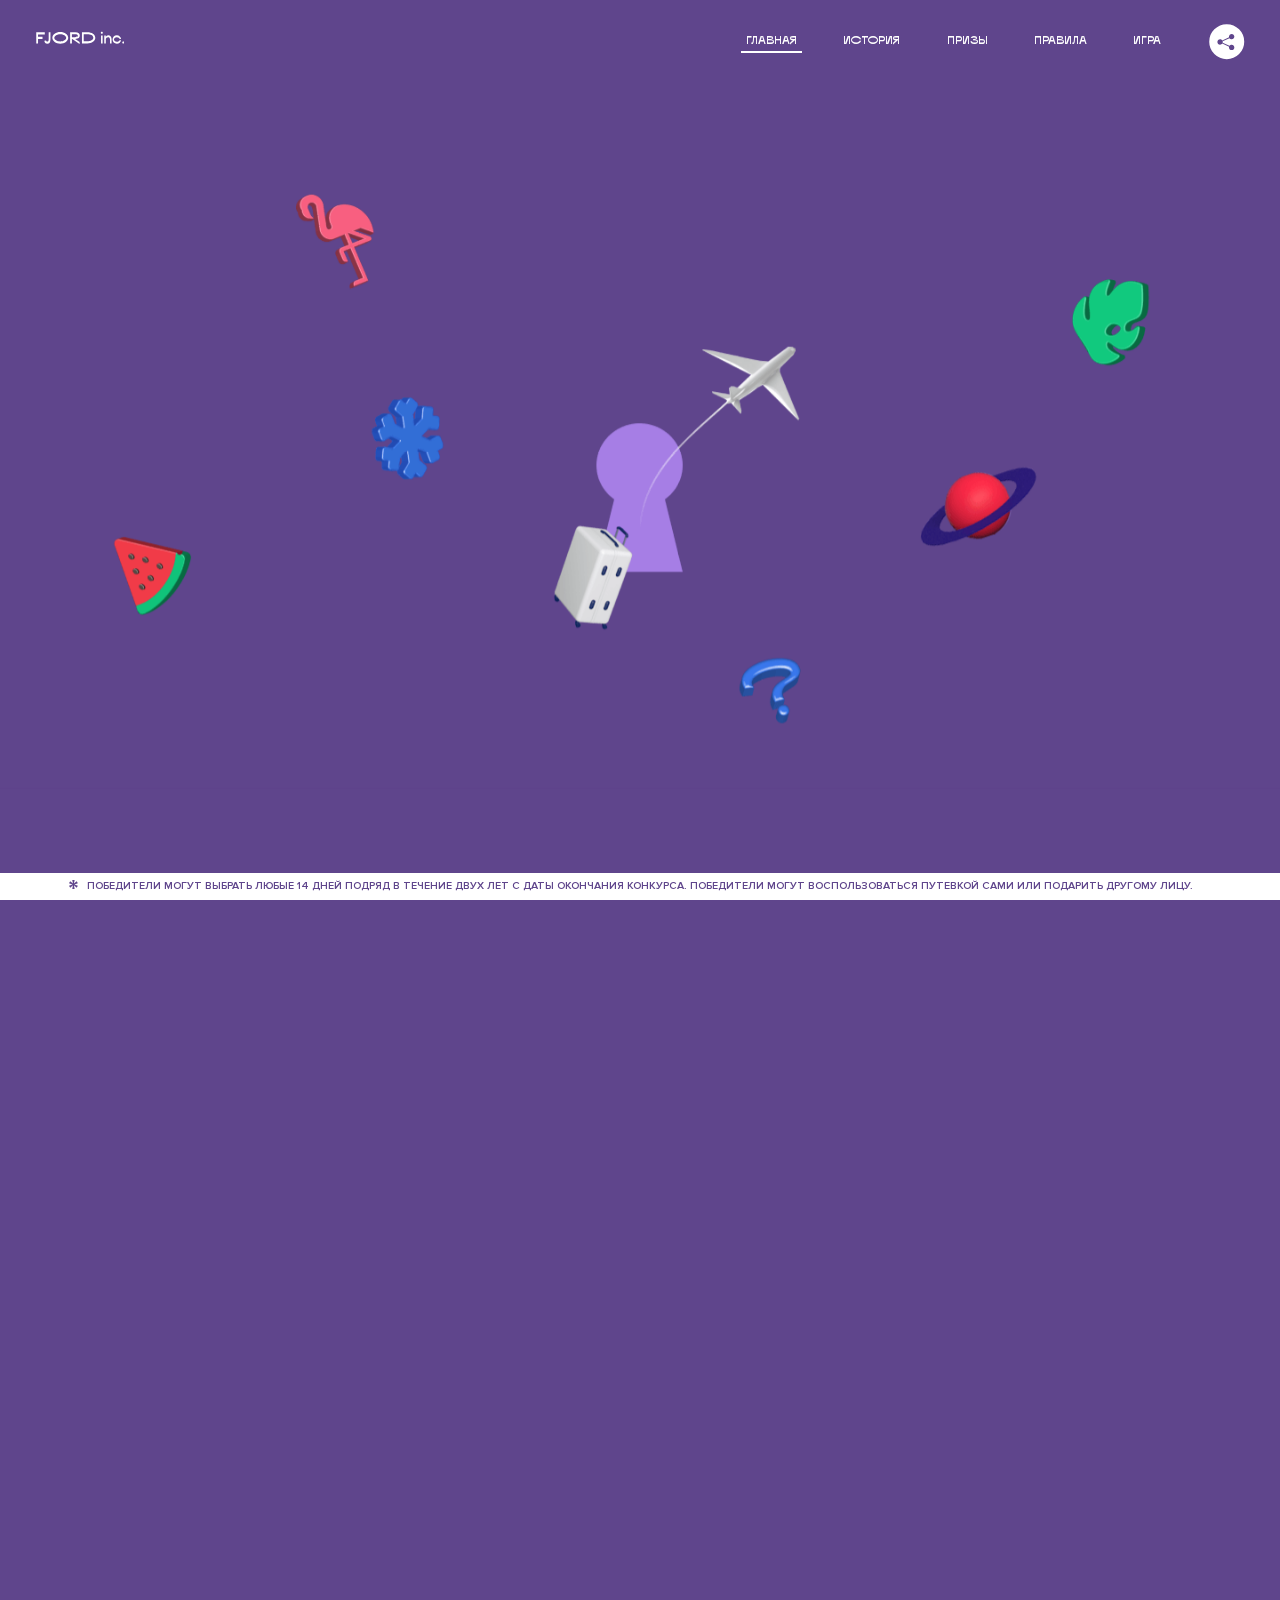
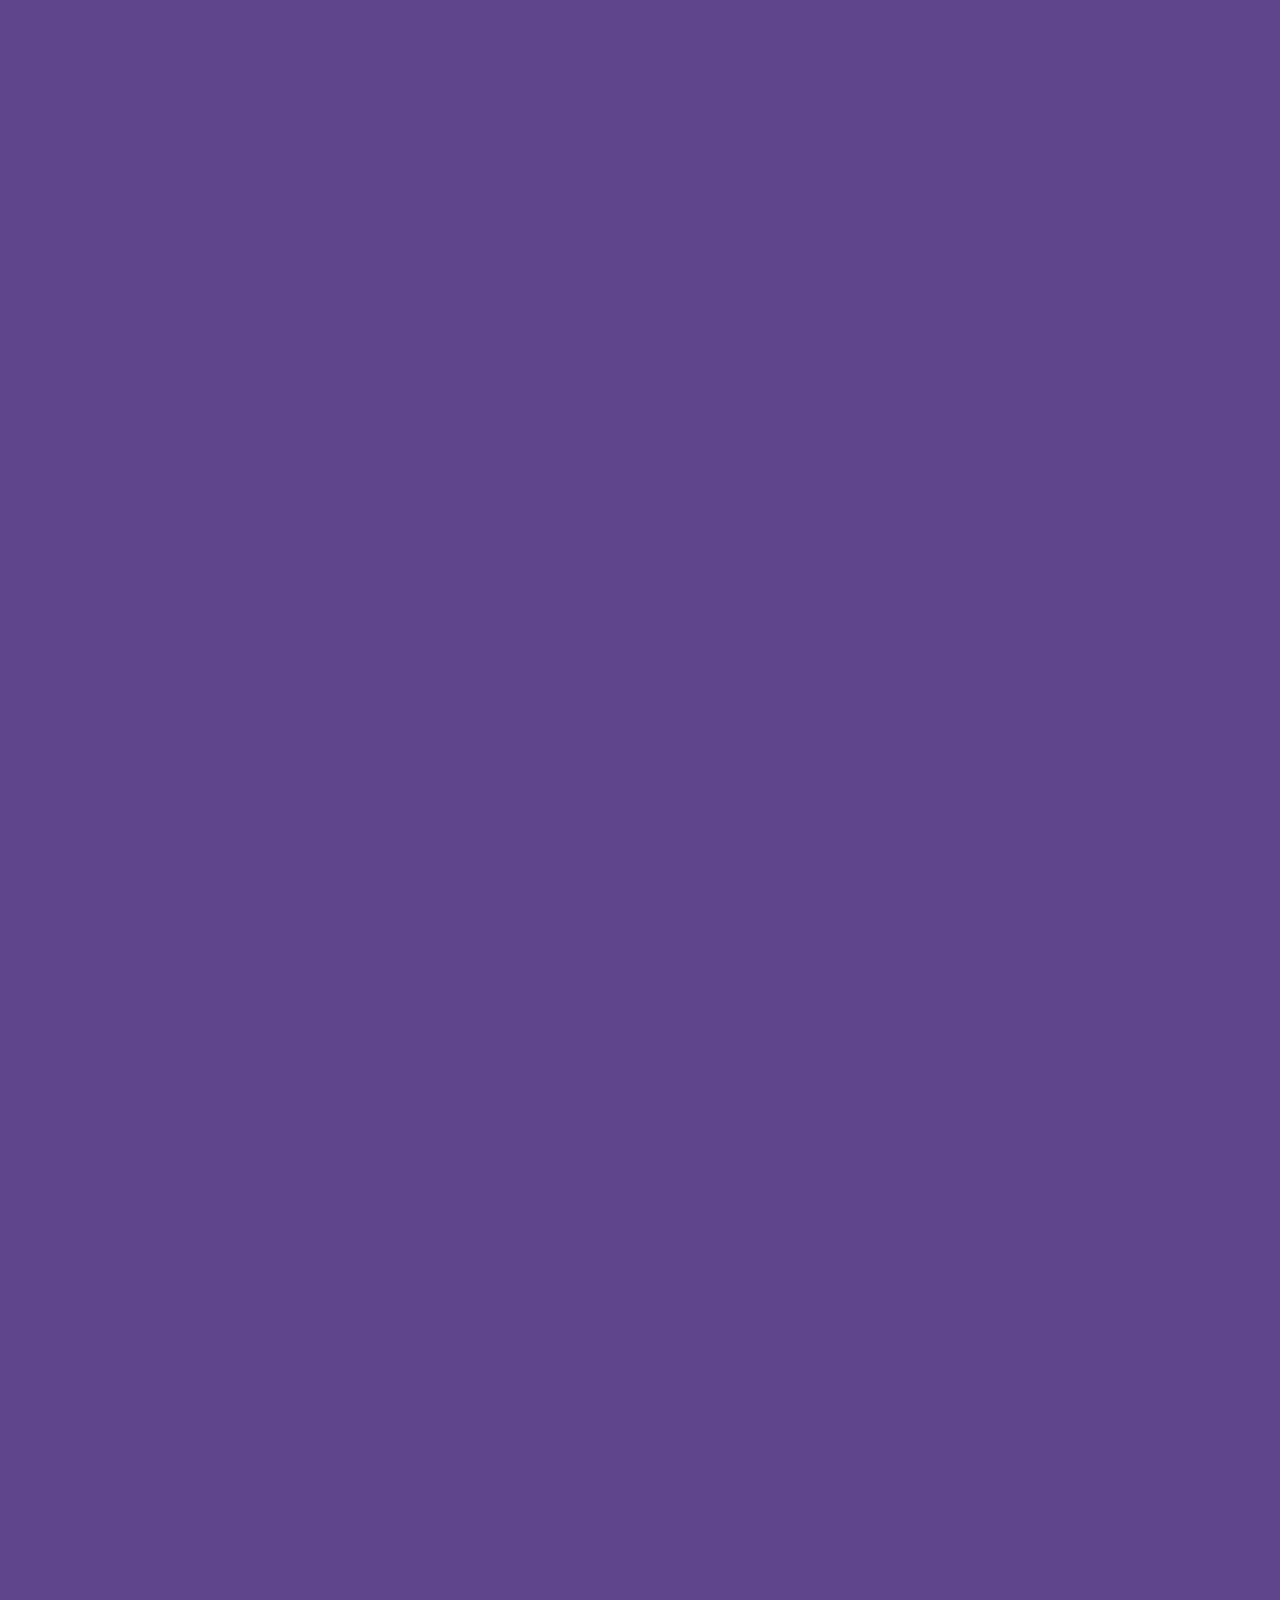
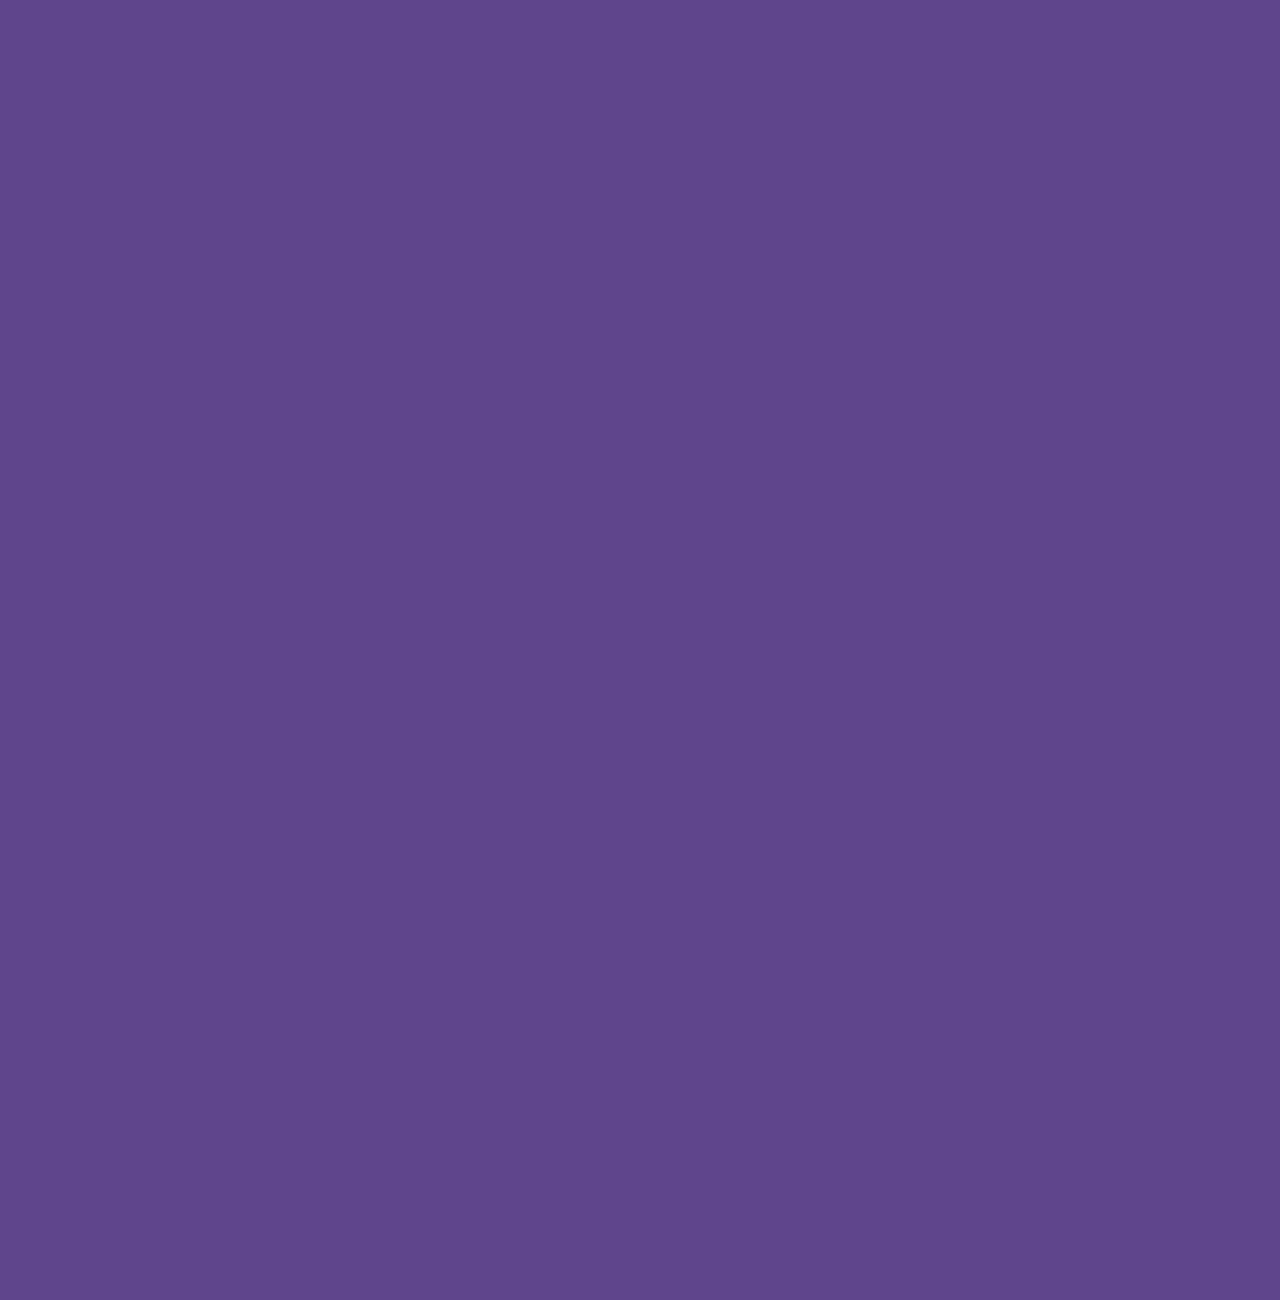
<file: 9/index.html>
<!DOCTYPE html>
<html lang="ru">
<head>
  <meta charset="UTF-8">
  <meta name="description" content="">
  <meta name="viewport" content="width=device-width, initial-scale=1.0">
  <meta http-equiv="X-UA-Compatible" content="ie=edge">
  <title>Mysterious Vacation</title>
  <link rel="stylesheet" href="css/style.min.css">
<link href="css/style.min.css" rel="stylesheet">  <base href="https://htmlacademy-animation.github.io/472965-magic-vacation-1/9/">
</head>
<body>

  <header class="page-header js-header">
    <div class="page-header__wrapper">
      <a href="#" class="page-header__logo" aria-label="Перейти на страницу FJORD.Inc">
        <svg width="100" height="15" viewBox="0 0 100 15" fill="none" xmlns="http://www.w3.org/2000/svg">
          <path d="M0.26 1.4V14H2.276V8.906H7.334V6.44H2.276V3.848H9.872V1.4H0.26ZM12.733 14.36C15.127 14.36 16.243 12.65 16.243 9.5V1.4H14.263V8.96C14.263 11.21 13.723 11.876 12.733 11.876C11.833 11.876 11.473 11.3 11.347 10.58L9.36702 10.94C9.63702 13.046 10.663 14.36 12.733 14.36ZM18.3918 7.7C18.3918 11.372 22.3878 14.36 27.3198 14.36C32.2518 14.36 36.2478 11.372 36.2478 7.7C36.2478 4.028 32.2518 1.04 27.3198 1.04C22.3878 1.04 18.3918 4.028 18.3918 7.7ZM20.6058 7.7C20.6058 5.378 23.6118 3.524 27.3198 3.524C30.9918 3.524 33.9798 5.378 33.9798 7.7C33.9798 10.004 30.9918 11.858 27.3198 11.858C23.6118 11.858 20.6058 10.004 20.6058 7.7ZM40.403 14V8.906H40.799L49.079 14.702V12.38L44.039 8.906H44.201C47.999 8.906 49.277 7.304 49.277 5.162C49.277 3.092 47.999 1.4 44.201 1.4H38.387V14H40.403ZM43.535 3.722C45.785 3.722 47.045 4.136 47.045 5.432C47.045 6.764 45.785 7.034 43.535 7.034H40.403V3.722H43.535ZM51.6936 1.382V14H57.8676C62.7456 14 66.7236 11.534 66.7236 7.7C66.7236 3.848 62.7456 1.382 57.8676 1.382H51.6936ZM53.7096 11.624V3.722H57.5436C61.5396 3.722 64.4916 5.018 64.4916 7.7C64.4916 10.238 61.5396 11.624 57.5436 11.624H53.7096ZM73.1832 14.018H74.9832V5H73.1832V14.018ZM72.9132 1.976C72.9132 2.57 73.3992 3.092 74.0832 3.092C74.7492 3.092 75.2352 2.57 75.2352 1.976C75.2352 1.382 74.7672 0.805999 74.0832 0.805999C73.3812 0.805999 72.9132 1.382 72.9132 1.976ZM76.7867 14H78.5687V9.104C78.7487 8.006 79.5947 6.962 81.0887 6.962C82.1147 6.962 83.2667 7.448 83.2667 9.554V14H85.0487V9.014C85.0487 6.152 83.2307 4.73 81.3587 4.73C79.9187 4.73 79.0727 5.558 78.5687 6.854V5H76.7867V14ZM90.9898 14.27C93.5098 14.27 95.3818 12.506 95.7238 10.328H94.0498C93.7258 11.3 92.6998 12.02 90.9898 12.02C88.8478 12.02 87.7678 10.922 87.7678 9.59C87.7678 8.24 88.8478 6.962 90.9898 6.962C92.7538 6.962 93.7978 7.844 94.0858 8.924H95.7418C95.4358 6.71 93.6178 4.73 90.9898 4.73C88.0918 4.73 86.1298 7.124 86.1298 9.59C86.1298 12.074 88.1278 14.27 90.9898 14.27ZM97.0693 12.938C97.0693 13.658 97.5553 14.144 98.2753 14.144C98.9953 14.144 99.4813 13.658 99.4813 12.938C99.4813 12.2 98.9953 11.714 98.2753 11.714C97.5553 11.714 97.0693 12.2 97.0693 12.938Z" fill="currentColor"></path>
        </svg>
      </a>
      <button class="page-header__toggler js-menu-toggler" type="button" aria-label="Управление мобильным меню"><span>Меню</span></button>
      <nav class="page-header__nav">
        <div class="page-header__menu js-menu" id="menu">
          <ul>
            <li>
              <a class="js-menu-link" href="#top" data-href="top">главная</a>
            </li>
            <li>
              <a class="js-menu-link" href="#story" data-href="story">история</a>
            </li>
            <li>
              <a class="js-menu-link" href="#prizes" data-href="prizes">призы</a>
            </li>
            <li>
              <a class="js-menu-link" href="#rules" data-href="rules">правила</a>
            </li>
            <li>
              <a class="js-menu-link" href="#game" data-href="game">игра</a>
            </li>
          </ul>
        </div>
        <div class="page-header__social">
          <div class="social-block js-social-block">
            <button class="social-block__toggler" aria-label="Управлять блоком с социальными кнопками">
              <svg width="26" height="22" viewBox="0 0 27 22" fill="none" xmlns="http://www.w3.org/2000/svg">
                <path d="M19.6721 7.43664C21.6273 7.43664 23.213 5.85095 23.213 3.89566C23.213 1.94037 21.6273 0.354675 19.6721 0.354675C17.7168 0.354675 16.1311 1.94037 16.1311 3.89566C16.1311 4.19968 16.1728 4.49178 16.2458 4.77345L7.21751 8.95527C6.57519 8.05214 5.52303 7.46049 4.33078 7.46049C2.37549 7.46049 0.789795 9.04618 0.789795 11.0015C0.789795 12.9568 2.37549 14.5425 4.33078 14.5425C5.52303 14.5425 6.57668 13.9508 7.21751 13.0477L16.2458 17.2295C16.1743 17.5112 16.1311 17.8033 16.1311 18.1073C16.1311 20.0626 17.7168 21.6483 19.6721 21.6483C21.6273 21.6483 23.213 20.0626 23.213 18.1073C23.213 16.152 21.6273 14.5663 19.6721 14.5663C18.4798 14.5663 17.4262 15.158 16.7853 16.0611L7.75701 11.8793C7.82854 11.5976 7.87176 11.3055 7.87176 11.0015C7.87176 10.6974 7.83003 10.4053 7.75701 10.1237L16.7853 5.94186C17.4262 6.84499 18.4783 7.43664 19.6721 7.43664Z" fill="currentColor"></path>
              </svg>
            </button>
            <ul class="social-block__list">
              <li>
                <a class="social-block__link social-block__link--fb" href="#" aria-label="Мы на Facebook">
                  <svg width="8" height="17" viewBox="0 0 8 17" fill="none" xmlns="http://www.w3.org/2000/svg">
                    <path d="M4.24646 16.9899H1.09275L1.05793 8.49828H0V5.30707H1.05793V3.81124C1.05793 1.42084 2.57654 0 5.21735 0H7.41758V3.18585H5.30841C4.28262 3.18585 4.2478 3.48582 4.2478 4.24914V5.30707H7.42964L7.16716 8.49828H4.2478V16.9899H4.24646Z" fill="currentColor"></path>
                  </svg>
                </a>
              </li>
              <li>
                <a class="social-block__link social-block__link--insta" href="#" aria-label="Мы в Instagram">
                  <svg width="15" height="15" viewBox="0 0 15 15" fill="none" xmlns="http://www.w3.org/2000/svg">
                    <path d="M11.0197 0H4.19806C2.14246 0 0.471191 1.66993 0.471191 3.72285V10.5499C0.471191 12.6082 2.14112 14.2727 4.19806 14.2727H11.0197C13.0753 14.2727 14.7466 12.6082 14.7466 10.5499V3.72285C14.7466 1.67127 13.0753 0 11.0197 0ZM11.0197 12.4849H4.19806C3.13076 12.4849 2.26432 11.6158 2.26432 10.5512V3.72419C2.26432 2.65956 3.13076 1.79715 4.19806 1.79715H11.0197C12.087 1.79715 12.9535 2.6609 12.9535 3.72419V10.5512C12.9535 11.6145 12.087 12.4849 11.0197 12.4849Z" fill="currentColor"></path>
                    <path d="M7.60887 3.11084C5.38989 3.11084 3.58203 4.9187 3.58203 7.14036C3.58203 9.35532 5.38989 11.1645 7.60887 11.1645C9.83053 11.1645 11.6357 9.35666 11.6357 7.14036C11.6357 4.9187 9.83053 3.11084 7.60887 3.11084ZM7.60887 9.36871C6.37551 9.36871 5.37784 8.37372 5.37784 7.14036C5.37784 5.90699 6.37551 4.90665 7.60887 4.90665C8.83822 4.90665 9.84259 5.90833 9.84259 7.14036C9.84392 8.37238 8.83822 9.36871 7.60887 9.36871Z" fill="currentColor"></path>
                    <path d="M11.3573 2.35962C10.8256 2.35962 10.3931 2.79752 10.3931 3.32381C10.3931 3.85546 10.8256 4.29336 11.3573 4.29336C11.8862 4.29336 12.3215 3.85546 12.3215 3.32381C12.3215 2.79752 11.8862 2.35962 11.3573 2.35962Z" fill="currentColor"></path>
                  </svg>
                </a>
              </li>
              <li>
                <a class="social-block__link social-block__link--vk" href="#" aria-label="Мы ВКонтакте">
                  <svg width="17" height="10" viewBox="0 0 17 10" fill="none" xmlns="http://www.w3.org/2000/svg">
                    <path d="M14.1234 4.9002C14.1234 4.9002 16.3623 1.72708 16.5866 0.680242C16.6595 0.312285 16.4947 0.103188 16.1069 0.103188C16.1069 0.103188 14.8193 0.103188 14.168 0.103188C13.7235 0.103188 13.5587 0.293278 13.4235 0.579768C13.4235 0.579768 12.3724 2.82553 11.0969 4.24712C10.6861 4.70333 10.4781 4.84318 10.2511 4.84318C10.0646 4.84318 9.98625 4.6911 9.98625 4.27834V0.649016C9.98625 0.147997 9.92545 0.00135496 9.5066 0.00135496H6.39628C6.15578 0.00135496 6.0085 0.134417 6.0085 0.324506C6.0085 0.801084 6.73406 0.908351 6.73406 2.20231V4.87305C6.73406 5.40529 6.70569 5.61575 6.45303 5.61575C5.78016 5.61575 4.19528 3.30618 3.30623 0.678887C3.12923 0.145282 2.93737 0 2.43475 0H0.486409C0.205373 0 0 0.190085 0 0.476576C0 0.991172 0.60666 3.40801 2.99277 6.64358C4.59927 8.8201 6.70569 10 8.60269 10C9.76196 10 10.0416 9.80312 10.0416 9.31432V7.63883C10.0416 7.22607 10.2065 7.04956 10.4429 7.04956C10.7078 7.04956 11.1847 7.13238 12.2805 8.22268C13.5843 9.47862 13.6762 10 14.3896 10H16.5676C16.7919 10 17 9.89273 17 9.52342C17 9.02919 16.3623 8.15343 15.384 7.10659C14.9801 6.56755 14.3302 5.98914 14.1248 5.72301C13.8275 5.40801 13.9154 5.23014 14.1234 4.9002Z" fill="currentColor"></path>
                  </svg>
                </a>
              </li>
            </ul>
          </div>
        </div>
      </nav>
    </div>
  </header>

  <main class="page-content">
    <section class="animation-screen"></section>

    <section class="screen screen--hidden screen--intro js-scrollspy" id="top">
      <div class="screen__wrapper">
        <div class="intro">
          <h1 class="intro__title">Таинственный отпуск</h1>
          <div class="intro__content">
            <div class="intro__info">
              <p class="intro__label">Даты проведения конкурса:</p>
              <p class="intro__date">01 — 31.05 / 2020</p>
            </div>
            <div class="intro__message">
              <p>
                Отгадай первым место назначения и&nbsp;отправься в&nbsp;путешествие в&nbsp;любое время или получи один из многочисленных призов
                <svg width="16" height="16" viewBox="0 0 10 10" fill="none" xmlns="http://www.w3.org/2000/svg">
                  <path d="M0 6.35337L3.90271 4.99012L0 3.64663L1.34615 1.32374L4.44287 4.01073L3.67364 0H6.34615L5.57692 4.01073L8.65385 1.32374L10 3.64663L6.13405 4.99012L10 6.35337L8.65385 8.65651L5.57692 5.98927L6.34615 10H3.67364L4.44287 5.96952L1.34615 8.65651L0 6.35337Z" fill="currentColor"></path>
                </svg>
              </p>
            </div>
          </div>
        </div>
      </div>
      <div class="screen__footer js-footer">
        <button class="screen__footer-enlarge js-footer-toggler" type="button" aria-label="Показать сообщение">
          <svg width="10" height="10" viewBox="0 0 10 10" fill="none" xmlns="http://www.w3.org/2000/svg">
            <path d="M0 6.35337L3.90271 4.99012L0 3.64663L1.34615 1.32374L4.44287 4.01073L3.67364 0H6.34615L5.57692 4.01073L8.65385 1.32374L10 3.64663L6.13405 4.99012L10 6.35337L8.65385 8.65651L5.57692 5.98927L6.34615 10H3.67364L4.44287 5.96952L1.34615 8.65651L0 6.35337Z" fill="currentColor"></path>
          </svg>
        </button>
        <button class="screen__footer-collapse js-footer-toggler" type="button" aria-label="Скрыть сообщение">
          <svg width="13" height="13" viewBox="0 0 13 13" fill="none" xmlns="http://www.w3.org/2000/svg">
            <line x1="12.3536" y1="0.353553" x2="0.738349" y2="11.9688" stroke="currentColor"></line>
            <line x1="0.738319" y1="0.539925" x2="12.3535" y2="12.1551" stroke="currentColor"></line>
          </svg>
        </button>
        <div class="screen__footer-wrapper">
          <div class="screen__footer-announce">
            <p class="screen__footer-label">Даты проведения конкурса:</p>
            <p class="screen__footer-date">01 — 31.05 / 2020</p>
          </div>
          <div class="screen__footer-note">
            <p>
              <svg width="10" height="10" viewBox="0 0 10 10" fill="none" xmlns="http://www.w3.org/2000/svg">
                <path d="M0 6.35337L3.90271 4.99012L0 3.64663L1.34615 1.32374L4.44287 4.01073L3.67364 0H6.34615L5.57692 4.01073L8.65385 1.32374L10 3.64663L6.13405 4.99012L10 6.35337L8.65385 8.65651L5.57692 5.98927L6.34615 10H3.67364L4.44287 5.96952L1.34615 8.65651L0 6.35337Z" fill="currentColor"></path>
              </svg>
              <span>Победители могут выбрать любые 14 дней подряд в&nbsp;течение двух лет с&nbsp;даты окончания конкурса. Победители могут воспользоваться путевкой сами или подарить другому лицу.</span>
            </p>
          </div>
        </div>
      </div>
    </section>

    <section class="screen screen--hidden screen--story js-scrollspy" id="story">

      <div class="slider swiper-container js-slider">

        <div class="swiper-wrapper">

          <div class="slider__item swiper-slide">
            <h2 class="slider__item-title">История</h2>
            <p class="slider__item-text">Джеймс Таргет был основателем компании &laquo;Fjord Inc.&raquo;. С&nbsp;1965 года &laquo;Fjord Inc.&raquo; прославилась надёжными и&nbsp;удобными чемоданами и&nbsp;аксессуарами для туристов.</p>
          </div>

          <div class="slider__item swiper-slide">
            <p class="slider__item-text">Когда Джеймсу было 7&nbsp;лет, в&nbsp;их&nbsp;доме гостил дядюшка и&nbsp;развлекал детей рассказами о&nbsp;своей поездке в&nbsp;место, показавшееся малышу Таргету невероятным. Тогда Джеймс решил, что однажды посетит его, но&nbsp;не&nbsp;будет рассказывать о&nbsp;мечте, пока не&nbsp;осуществит.</p>
          </div>

          <div class="slider__item swiper-slide">
            <p class="slider__item-text">Джеймс Таргет стал увлеченным путешественником. Он&nbsp;посетил 5&nbsp;континентов, 126&nbsp;стран.</p>
          </div>

          <div class="slider__item swiper-slide">
            <p class="slider__item-text">Он&nbsp;сплавлялся по&nbsp;Амазонке и&nbsp;погружался в&nbsp;пещеры Франции, медитировал в&nbsp;горах Тибета и&nbsp;пожимал руку вождя племени Акугауа.</p>
          </div>

          <div class="slider__item swiper-slide">
            <p class="slider__item-text">Из&nbsp;своих поездок Джеймс Таргет привозил идеи, как сделать свои чемоданы &laquo;Fjord Inc.&raquo; удобными и&nbsp;приспособленными к&nbsp;разным дорожным условиям.</p>
          </div>

          <div class="slider__item swiper-slide">
            <p class="slider__item-text">Всё это время Джеймс не&nbsp;оставлял идею поездки своей мечты. Однако, как только он&nbsp;брался за&nbsp;планирование, возникали препятствия, не&nbsp;позволяющие отправиться туда.</p>
          </div>

          <div class="slider__item swiper-slide">
            <p class="slider__item-text">В&nbsp;возрасте 67&nbsp;лет Джеймс Таргет попал под лавину и&nbsp;погиб. В&nbsp;своём завещании он&nbsp;поручил отправить в&nbsp;заветное путешествие трёх смельчаков, единых с&nbsp;ним духом.</p>
          </div>

          <div class="slider__item swiper-slide">
            <p class="slider__item-text">Тех, кто сможет узнать таинственное место, задавая вопросы специально обученному ИИ&nbsp;&laquo;Соне&raquo;, ждет фантастическое путешествие.</p>
          </div>
        </div>
        <div class="slider__controls">
          <button class="slider__control slider__control--prev js-control-prev" type="button" aria-label="Показать предыдущую историю">
            <svg width="12" height="22" viewBox="0 0 12 22" fill="none" xmlns="http://www.w3.org/2000/svg">
              <path d="M11 1L1 11L11 21" stroke="currentColor" stroke-width="2" stroke-linejoin="round"></path>
            </svg>
          </button>
          <button class="slider__control slider__control--next js-control-next" type="button" aria-label="Показать следующую историю">
            <svg width="12" height="22" viewBox="0 0 12 22" fill="none" xmlns="http://www.w3.org/2000/svg">
              <path d="M1 1L11 11L1 21" stroke="currentColor" stroke-width="2" stroke-linejoin="round"></path>
            </svg>
          </button>
        </div>
        <div class="slider__pagination swiper-pagination"></div>
      </div>
    </section>

    <section class="screen screen--hidden screen--prizes js-scrollspy" id="prizes">
      <div class="screen__wrapper">
        <div class="prizes">
          <h2 class="prizes__title">ПРизы</h2>
          <div class="prizes__lead">
            <p>Найди ответ и&nbsp;получи один из&nbsp;призов:</p>
          </div>
          <ul class="prizes__list">
            <li class="prizes__item prizes__item--journeys">
              <div class="prizes__icon">
                <picture>
                  <img alt="">
                </picture>
              </div>
              <p class="prizes__desc">
                <b>3</b>
                <span>загадочных путешествия</span>
              </p>
            </li>
            <li class="prizes__item prizes__item--cases">
              <div class="prizes__icon">
                <picture>
                  <img alt="">
                </picture>
              </div>
              <p class="prizes__desc">
                <b>7</b>
                <span>надежных чемоданов</span>
              </p>
            </li>
            <li class="prizes__item prizes__item--codes">
              <div class="prizes__icon">
                <picture>
                  <img alt="">
                </picture>
              </div>
              <p class="prizes__desc">
                <b>900</b>
                <span>
                  промокодов на&nbsp;скидку 15%
                  <svg width="10" height="10" viewBox="0 0 10 10" fill="none" xmlns="http://www.w3.org/2000/svg">
                    <path d="M0 6.35337L3.90271 4.99012L0 3.64663L1.34615 1.32374L4.44287 4.01073L3.67364 0H6.34615L5.57692 4.01073L8.65385 1.32374L10 3.64663L6.13405 4.99012L10 6.35337L8.65385 8.65651L5.57692 5.98927L6.34615 10H3.67364L4.44287 5.96952L1.34615 8.65651L0 6.35337Z" fill="currentColor"></path>
                  </svg>
                </span>
              </p>
            </li>
          </ul>
        </div>
      </div>
      <div class="screen__footer js-footer">
        <button class="screen__footer-enlarge js-footer-toggler" type="button" aria-label="Показать сообщение">
          <svg width="10" height="10" viewBox="0 0 10 10" fill="none" xmlns="http://www.w3.org/2000/svg">
            <path d="M0 6.35337L3.90271 4.99012L0 3.64663L1.34615 1.32374L4.44287 4.01073L3.67364 0H6.34615L5.57692 4.01073L8.65385 1.32374L10 3.64663L6.13405 4.99012L10 6.35337L8.65385 8.65651L5.57692 5.98927L6.34615 10H3.67364L4.44287 5.96952L1.34615 8.65651L0 6.35337Z" fill="currentColor"></path>
          </svg>
        </button>
        <button class="screen__footer-collapse js-footer-toggler" type="button" aria-label="Скрыть сообщение">
          <svg width="13" height="13" viewBox="0 0 13 13" fill="none" xmlns="http://www.w3.org/2000/svg">
            <line x1="12.3536" y1="0.353553" x2="0.738349" y2="11.9688" stroke="currentColor"></line>
            <line x1="0.738319" y1="0.539925" x2="12.3535" y2="12.1551" stroke="currentColor"></line>
          </svg>
        </button>
        <div class="screen__footer-wrapper">
          <div class="screen__footer-announce">
            <p class="screen__footer-label">Даты проведения конкурса:</p>
            <p class="screen__footer-date">01 — 31.05 / 2020</p>
          </div>
          <div class="screen__footer-note">
            <p>
              <svg width="10" height="10" viewBox="0 0 10 10" fill="none" xmlns="http://www.w3.org/2000/svg">
                <path d="M0 6.35337L3.90271 4.99012L0 3.64663L1.34615 1.32374L4.44287 4.01073L3.67364 0H6.34615L5.57692 4.01073L8.65385 1.32374L10 3.64663L6.13405 4.99012L10 6.35337L8.65385 8.65651L5.57692 5.98927L6.34615 10H3.67364L4.44287 5.96952L1.34615 8.65651L0 6.35337Z" fill="currentColor"></path>
              </svg>
              <span>Скидка&nbsp;15% на&nbsp;единоразовое приобретение путёвки с&nbsp;1&nbsp;июня 2020 по&nbsp;31&nbsp;мая 2022&nbsp;года. Суммируется с&nbsp;другими акциями</span>
            </p>
          </div>
        </div>
      </div>
    </section>

    <section class="screen screen--hidden screen--rules js-scrollspy" id="rules">
      <div class="screen__wrapper">
        <div class="rules">
          <h2 class="rules__title">Правила</h2>
          <div class="rules__lead">
            <p>Для того чтобы получить наследство Джеймса Таргета, тебе нужно выведать у&nbsp;&laquo;Сони&raquo;, куда предстоит отправиться тебе в&nbsp;случае победы</p>
          </div>
          <ol class="rules__list">
            <li class="rules__item">
              <p>Тебе отводится <br>5&nbsp;минут</p>
            </li>
            <li class="rules__item">
              <p>Задавай любые вопросы в&nbsp;текстовом поле</p>
            </li>
            <li class="rules__item">
              <p>Нажимай кнопку &laquo;Узнать&raquo;, чтобы получить ответ</p>
            </li>
            <li class="rules__item">
              <p>&laquo;Соня&raquo; может отвечать только&nbsp;Да или Нет</p>
            </li>
          </ol>
          <a href="#game" class="rules__link btn">Погнали!</a>
        </div>
      </div>
      <div class="screen__disclaimer">
        <div class="disclaimer">
          <ul>
            <li>
              <a href="#">Правовая информация</a>
            </li>
            <li>
              <a href="#">Подробные правила</a>
            </li>
          </ul>
        </div>
      </div>
    </section>

    <section class="screen screen--hidden screen--game js-scrollspy" id="game">
      <div class="screen__wrapper">
        <div class="game">
          <div class="game__header">
            <h2 class="game__title">Игра</h2>
            <div class="game__counter">
              <span>05</span>:<span>00</span>
            </div>
          </div>
          <div class="game__body">
            <div class="chat">
              <div class="chat__body js-chat">
                <ul class="chat__list" id="messages"></ul>
              </div>
              <div class="chat__footer">
                <form action="#" method="post" class="form" id="message-form">
                  <label for="message-field" class="visually-hidden">Поле для ввода вопроса</label>
                  <input type="text" class="form__field" id="message-field">
                  <button class="form__button btn">
                    Узнать
                    <svg width="18" height="19" viewBox="0 0 18 19" fill="none" xmlns="http://www.w3.org/2000/svg">
                      <path stroke="currentColor" stroke-width="2" d="M9 19V1"></path>
                      <path d="M1 9l8-8 8 8" stroke="currentColor" stroke-width="2" stroke-linejoin="round"></path>
                    </svg>
                  </button>
                </form>
              </div>
            </div>
          </div>
          <!-- временные кнопки для показа результата -->
          <div class="game__buttons">
            <button class="game__button btn js-show-result" type="button" data-target="result">Положительный результат</button>
            <button class="game__button btn js-show-result" type="button" data-target="result2">Положительный результат - 2</button>
            <button class="game__button btn js-show-result" type="button" data-target="result3">Отрицательный результат</button>
          </div>
        </div>
      </div>
    </section>

    <section class="screen screen--hidden screen--result" id="result">
      <div class="screen__wrapper">
        <div class="result result--trip">
          <div class="result__image">
            <picture>
              <source srcset="img/result1-mob.png 1x, img/result1-mob@2x.png 2x" media="(max-width: 768px) and (orientation: portrait)">
              <img src="img/result1.png" srcset="img/result1@2x.png 2x" alt="">
            </picture>
          </div>
          <h2 class="result__title">
            <span class="visually-hidden">ПОбеда!</span>
            <svg xmlns="http://www.w3.org/2000/svg" viewBox="0 0 568.85 109.24">
              <path d="M16,24.44V92H2.6V8H75V92H61.52V24.44H16Z" transform="translate(-2.1 -1.5)" fill="none" stroke="currentColor"></path>
              <path d="M148.76,5.6c32.88,0,59.52,19.92,59.52,44.4s-26.64,44.4-59.52,44.4S89.24,74.48,89.24,50,115.88,5.6,148.76,5.6Zm0,72.12c24.48,0,44.4-12.36,44.4-27.72s-19.92-27.84-44.4-27.84C124,22.16,104,34.52,104,50S124,77.72,148.76,77.72Z" transform="translate(-2.1 -1.5)" fill="none" stroke="currentColor"></path>
              <path d="M287.36,8V24.44H236v14.4h25.32c25.44,0,34,11.16,34,26.52,0,15.6-8.52,26.64-34,26.64H222.56V8h64.8ZM256.88,76.52c15.12,0,23.52-2,23.52-11.52S272,54.44,256.88,54.44H236V76.52h20.88Z" transform="translate(-2.1 -1.5)" fill="none" stroke="currentColor"></path>
              <path d="M371.47,8V24.44H320.84V41.6h33.6V58h-33.6V75.56h50.64V92H307.4V8h64.08Z" transform="translate(-2.1 -1.5)" fill="none" stroke="currentColor"></path>
              <path d="M382.39,110.24V75.56h7.44c4.56-4.68,7.8-18.36,8.76-56L399,8h48.6V75.56h10v34.68H442.87V92H397v18.24H382.39Zm51.72-34.68V24.44H411.55v3.12c-0.48,22.44-3.24,37.68-7.2,48h29.76Z" transform="translate(-2.1 -1.5)" fill="none" stroke="currentColor"></path>
              <path d="M463.75,92l28-84h27.12l28.08,84H533.47l-7.8-23.52h-37.8L480.07,92H463.75Zm56.64-40L507,11.84,493.51,52h26.88Z" transform="translate(-2.1 -1.5)" fill="none" stroke="currentColor"></path>
              <path d="M554.12,70.4L555.55,2H569l1.44,68.4H554.12Zm8.28,6.36c4.8,0,8,3.24,8,8.16a8,8,0,1,1-16.08,0C554.35,80,557.59,76.76,562.39,76.76Z" transform="translate(-2.1 -1.5)" fill="none" stroke="currentColor"></path>
            </svg>
          </h2>
          <div class="result__text">
            <p>ты&nbsp;отправляешься в&nbsp;Арктику!</p>
          </div>
          <div class="result__form">
            <form action="#" method="post" class="form form--result">
              <label for="email-field" class="form__label">зарегистрируй результат</label>
              <input type="email" class="form__field" id="email-field" placeholder="e-mail для регистации результата и получения приза" required="">
              <button class="form__button btn">
                отправить
                <svg width="18" height="19" viewBox="0 0 18 19" fill="none" xmlns="http://www.w3.org/2000/svg">
                  <path stroke="currentColor" stroke-width="2" d="M9 19V1"></path>
                  <path d="M1 9l8-8 8 8" stroke="currentColor" stroke-width="2" stroke-linejoin="round"></path>
                </svg>
              </button>
            </form>
          </div>
        </div>
      </div>
    </section>

    <section class="screen screen--hidden screen--result" id="result2">
      <div class="screen__wrapper">
        <div class="result result--prize">
          <div class="result__image">
            <picture>
              <source srcset="img/result2-mob.png 1x, img/result2-mob@2x.png 2x" media="(max-width: 768px) and (orientation: portrait)">
              <img src="img/result2.png" srcset="img/result2@2x.png 2x" alt="">
            </picture>
          </div>
          <h2 class="result__title">
            <span class="visually-hidden">ПОбеда!</span>
            <svg xmlns="http://www.w3.org/2000/svg" viewBox="0 0 568.85 109.24">
              <path d="M16,24.44V92H2.6V8H75V92H61.52V24.44H16Z" transform="translate(-2.1 -1.5)" fill="none" stroke="currentColor"></path>
              <path d="M148.76,5.6c32.88,0,59.52,19.92,59.52,44.4s-26.64,44.4-59.52,44.4S89.24,74.48,89.24,50,115.88,5.6,148.76,5.6Zm0,72.12c24.48,0,44.4-12.36,44.4-27.72s-19.92-27.84-44.4-27.84C124,22.16,104,34.52,104,50S124,77.72,148.76,77.72Z" transform="translate(-2.1 -1.5)" fill="none" stroke="currentColor"></path>
              <path d="M287.36,8V24.44H236v14.4h25.32c25.44,0,34,11.16,34,26.52,0,15.6-8.52,26.64-34,26.64H222.56V8h64.8ZM256.88,76.52c15.12,0,23.52-2,23.52-11.52S272,54.44,256.88,54.44H236V76.52h20.88Z" transform="translate(-2.1 -1.5)" fill="none" stroke="currentColor"></path>
              <path d="M371.47,8V24.44H320.84V41.6h33.6V58h-33.6V75.56h50.64V92H307.4V8h64.08Z" transform="translate(-2.1 -1.5)" fill="none" stroke="currentColor"></path>
              <path d="M382.39,110.24V75.56h7.44c4.56-4.68,7.8-18.36,8.76-56L399,8h48.6V75.56h10v34.68H442.87V92H397v18.24H382.39Zm51.72-34.68V24.44H411.55v3.12c-0.48,22.44-3.24,37.68-7.2,48h29.76Z" transform="translate(-2.1 -1.5)" fill="none" stroke="currentColor"></path>
              <path d="M463.75,92l28-84h27.12l28.08,84H533.47l-7.8-23.52h-37.8L480.07,92H463.75Zm56.64-40L507,11.84,493.51,52h26.88Z" transform="translate(-2.1 -1.5)" fill="none" stroke="currentColor"></path>
              <path d="M554.12,70.4L555.55,2H569l1.44,68.4H554.12Zm8.28,6.36c4.8,0,8,3.24,8,8.16a8,8,0,1,1-16.08,0C554.35,80,557.59,76.76,562.39,76.76Z" transform="translate(-2.1 -1.5)" fill="none" stroke="currentColor"></path>
            </svg>
          </h2>
          <div class="result__text">
            <p>чемодан &laquo;Fjord&nbsp;Inc.&raquo;&nbsp;твой</p>
          </div>
          <div class="result__form">
            <form action="#" method="post" class="form form--result">
              <label for="email-field2" class="form__label">зарегистрируй результат</label>
              <input type="email" class="form__field" id="email-field2" placeholder="e-mail для регистации результата и получения приза" required="">
              <button class="form__button btn">
                отправить
                <svg width="18" height="19" viewBox="0 0 18 19" fill="none" xmlns="http://www.w3.org/2000/svg">
                  <path stroke="currentColor" stroke-width="2" d="M9 19V1"></path>
                  <path d="M1 9l8-8 8 8" stroke="currentColor" stroke-width="2" stroke-linejoin="round"></path>
                </svg>
              </button>
            </form>
          </div>
        </div>
      </div>
    </section>

    <section class="screen screen--hidden screen--result" id="result3">
      <div class="screen__wrapper">
        <div class="result result--negative">
          <div class="result__image">
            <picture>
              <source srcset="img/result3-mob.png 1x, img/result3-mob@2x.png 2x" media="(max-width: 768px) and (orientation: portrait)">
              <img src="img/result3.png" srcset="img/result3@2x.png 2x" alt="">
            </picture>
          </div>
          <h2 class="result__title">
            <span class="visually-hidden">Не угадал!</span>
            <svg xmlns="http://www.w3.org/2000/svg" viewBox="0 0 660.77 109.24">
              <path d="M2.66,92V8H16.1V42.2H53.3V8H66.74V92H53.3V58.64H16.1V92H2.66Z" transform="translate(-2.16 -1.5)" fill="none" stroke="currentColor"></path>
              <path d="M147.62,8V24.44H97V41.6h33.6V58H97V75.56h50.64V92H83.54V8h64.08Z" transform="translate(-2.16 -1.5)" fill="none" stroke="currentColor"></path>
              <path d="M199.22,8l20.52,42.36L235.34,8h16.44l-31,84H204.38l9.48-25.92L185.78,8h13.44Z" transform="translate(-2.16 -1.5)" fill="none" stroke="currentColor"></path>
              <path d="M273.74,24.44V92H260.3V8h50.16V24.44H273.74Z" transform="translate(-2.16 -1.5)" fill="none" stroke="currentColor"></path>
              <path d="M307.1,92l28-84h27.12l28.08,84H376.82L369,68.48h-37.8L323.42,92H307.1Zm56.64-40L350.3,11.84,336.86,52h26.88Z" transform="translate(-2.16 -1.5)" fill="none" stroke="currentColor"></path>
              <path d="M396.38,110.24V75.56h7.44c4.56-4.68,7.8-18.36,8.76-56L412.94,8h48.6V75.56h10v34.68H456.86V92H411v18.24H396.38ZM448.1,75.56V24.44H425.54v3.12c-0.48,22.44-3.24,37.68-7.2,48H448.1Z" transform="translate(-2.16 -1.5)" fill="none" stroke="currentColor"></path>
              <path d="M477.74,92l28-84h27.12L560.9,92H547.46l-7.8-23.52h-37.8L494.06,92H477.74Zm56.64-40-13.44-40.2L507.5,52h26.88Z" transform="translate(-2.16 -1.5)" fill="none" stroke="currentColor"></path>
              <path d="M568.7,76.88a13.77,13.77,0,0,0,5,1c6.6,0,10.44-6.24,12-58.32L586.22,8h46.2V92H619V24.44H598.82l-0.12,3.12C597.14,81,589,94.4,573.74,94.4a28.55,28.55,0,0,1-6.72-.84Z" transform="translate(-2.16 -1.5)" fill="none" stroke="currentColor"></path>
              <path d="M646.1,70.4L647.54,2H661l1.44,68.4H646.1Zm8.28,6.36c4.8,0,8,3.24,8,8.16a8,8,0,0,1-16.08,0C646.34,80,649.58,76.76,654.38,76.76Z" transform="translate(-2.16 -1.5)" fill="none" stroke="currentColor"></path>
            </svg>
          </h2>
          <button class="result__button js-play" type="button">
            не сдавайся!
            <span>
              <svg width="27" height="22" viewBox="0 0 27 22" fill="none" xmlns="http://www.w3.org/2000/svg">
                <path d="M10.6899 1.47998C5.42992 1.47998 1.16992 5.73998 1.16992 11C1.16992 16.26 5.42992 20.52 10.6899 20.52C15.9499 20.52 20.2099 16.26 20.2099 11V7.13998" stroke="currentColor" stroke-width="2" stroke-miterlimit="10"></path>
                <path d="M15.1099 12.5099L20.1499 7.13989L25.3099 12.6299" stroke="currentColor" stroke-width="2" stroke-miterlimit="10" stroke-linejoin="round"></path>
              </svg>
            </span>
          </button>
        </div>
      </div>
    </section>
    <div class="full-color-bg"></div>
  </main>

<script src="js/script.js"></script></body>
</html>
</file>
